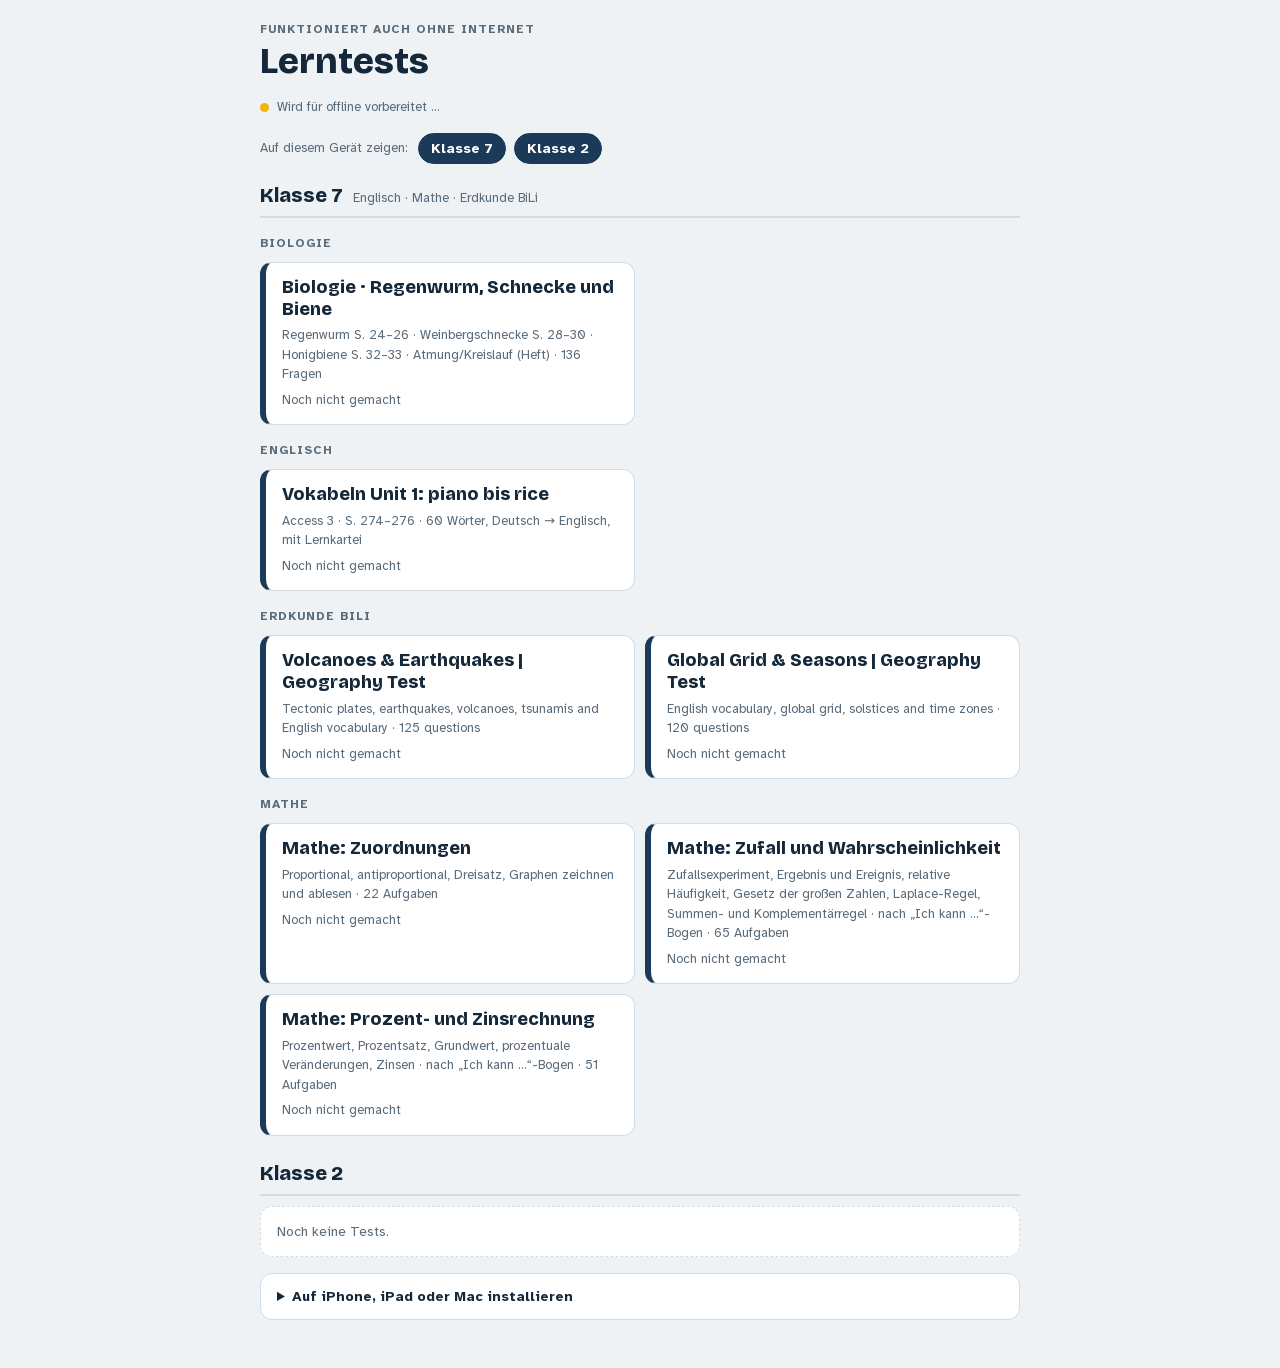
<file: index.html>
<!doctype html>
<html lang="de" data-hub-home>
<head>
<meta charset="utf-8">
<meta name="robots" content="noindex, nofollow">
<meta name="viewport" content="width=device-width, initial-scale=1, viewport-fit=cover">
<title>Lerntests</title>
<meta name="description" content="Interaktive Lerntests, die ohne Internet funktionieren.">
<link rel="manifest" href="manifest.webmanifest">
<link rel="apple-touch-icon" href="icons/apple-touch-icon.png">
<link rel="icon" href="icons/icon-192.png">
<meta name="apple-mobile-web-app-capable" content="yes">
<meta name="mobile-web-app-capable" content="yes">
<meta name="apple-mobile-web-app-title" content="Lerntests">
<meta name="apple-mobile-web-app-status-bar-style" content="default">
<meta name="theme-color" content="#1b3a57">
<!-- Same fonts as the tests: loading them here once stores them for offline use. -->
<link rel="stylesheet" href="fonts/fonts.css">
<link rel="stylesheet" href="engine/quiz.css">
<style>
.status{display:flex;align-items:center;gap:8px;font-size:13px;color:var(--muted)}
.dot{width:9px;height:9px;border-radius:50%;background:var(--muted);flex:none}
.dot.ok{background:var(--good)} .dot.wait{background:var(--signal)}
.filters{display:flex;flex-wrap:wrap;gap:8px;align-items:center}
.filters .lbl{font-size:13px;color:var(--muted);margin-right:2px}
.pill{appearance:none;font:600 14px var(--f-body);padding:6px 12px;border-radius:99px;border:1.5px solid var(--line);background:var(--surface);color:var(--ink);cursor:pointer}
.pill[aria-pressed="true"]{background:var(--sign);border-color:var(--sign);color:var(--sign-fg)}
section.area{display:flex;flex-direction:column;gap:10px}
.area-head{display:flex;align-items:baseline;gap:10px;flex-wrap:wrap;border-bottom:2px solid var(--line);padding-bottom:6px}
.area-head .small{margin:0}
.subj{font-size:12px;letter-spacing:.08em;text-transform:uppercase;color:var(--muted);font-weight:700;margin-top:6px}
.tests{display:grid;grid-template-columns:repeat(auto-fill,minmax(260px,1fr));gap:10px}
a.test{display:flex;flex-direction:column;gap:6px;text-decoration:none;color:inherit;background:var(--surface);border:1.5px solid var(--line);border-radius:12px;padding:14px 16px;border-left:6px solid var(--sign)}
a.test:hover{border-color:var(--muted);border-left-color:var(--signal)}
a.test b{font-family:var(--f-display);font-size:18px;line-height:1.2}
a.test .last{font-size:13px;font-weight:700;color:var(--good)}
a.test .last.none{color:var(--muted);font-weight:400}
.empty{background:var(--surface);border:1.5px dashed var(--line);border-radius:12px;padding:14px 16px;color:var(--muted);font-size:14px}
details.help{background:var(--surface);border:1.5px solid var(--line);border-radius:12px;padding:12px 16px;font-size:14px}
details.help summary{cursor:pointer;font-weight:700}
details.help ol{margin:8px 0 0;padding-left:20px}
</style>
<script src="hub.js"></script>
</head>
<body>
<div class="wrap">
  <header>
    <span class="eyebrow">Funktioniert auch ohne Internet</span>
    <h1>Lerntests</h1>
  </header>
  <div class="status" id="status"><span class="dot wait" id="dot"></span><span id="statusText">Wird für offline vorbereitet …</span></div>
  <div class="filters" id="filters"><span class="lbl">Auf diesem Gerät zeigen:</span></div>
  <div id="list" style="display:flex;flex-direction:column;gap:22px;width:100%"></div>
  <details class="help">
    <summary>Auf iPhone, iPad oder Mac installieren</summary>
    <ol>
      <li>Diese Seite einmal mit Internet in Safari öffnen.</li>
      <li>iPhone: Knopf mit drei Strichen links neben der Adresse → <b>Teilen</b>. (Ist unten in der Mitte ein Teilen-Zeichen, gleich das antippen.)<br>iPad: Teilen-Zeichen oben rechts.</li>
      <li>Im Teilen-Fenster den runden Knopf mit Pfeil nach unten, <b>Mehr anzeigen</b>, antippen, dann <b>Zum Home-Bildschirm</b> → <b>Hinzufügen</b>. Nicht „Optionen“ antippen.</li>
      <li>Mac: Safari-Menü <b>File → Add to Dock…</b> → <b>Add</b>.</li>
      <li>Ab dann das Symbol „Lerntests“ benutzen. Wenn oben „Offline bereit“ mit grünem Punkt steht, gehen alle Tests ohne Internet.</li>
      <li>Neue Tests kommen automatisch, sobald das Gerät wieder online ist und die App geöffnet wird.</li>
    </ol>
  </details>
</div>
<script>
const AREAS = [
  { id: "kl7", name: "Klasse 7", note: "Englisch · Mathe · Erdkunde BiLi" },
  { id: "kl2", name: "Klasse 2", note: "" }
];
const $ = s => document.querySelector(s);
const esc = s => String(s).replace(/[&<>"]/g, c => ({ "&": "&amp;", "<": "&lt;", ">": "&gt;", '"': "&quot;" }[c]));
const get = (k, d) => { try { const v = localStorage.getItem(k); return v ? JSON.parse(v) : d; } catch (e) { return d; } };
const set = (k, v) => { try { localStorage.setItem(k, JSON.stringify(v)); } catch (e) {} };
let shown = get("hub:areas", AREAS.map(a => a.id));
let DATA = { tests: [] };

function renderFilters() {
  const f = $("#filters");
  f.querySelectorAll(".pill").forEach(p => p.remove());
  AREAS.forEach(a => {
    const b = document.createElement("button");
    b.className = "pill"; b.textContent = a.name; b.setAttribute("aria-pressed", shown.includes(a.id));
    b.addEventListener("click", () => {
      shown = shown.includes(a.id) ? shown.filter(x => x !== a.id) : shown.concat(a.id);
      if (!shown.length) shown = [a.id];
      set("hub:areas", shown); renderFilters(); renderList();
    });
    f.appendChild(b);
  });
}
function lastText(path) {
  const r = get("hub:last:" + path, null);
  if (!r || !r.m) return '<span class="last none">Noch nicht gemacht</span>';
  const pct = Math.round(100 * r.p / r.m), d = new Date(r.t);
  return '<span class="last">Zuletzt: ' + pct + ' % · ' + d.toLocaleDateString("de-DE", { day: "2-digit", month: "2-digit" }) + "</span>";
}
function renderList() {
  const L = $("#list"); L.innerHTML = "";
  AREAS.filter(a => shown.includes(a.id)).forEach(a => {
    const tests = DATA.tests.filter(t => t.area === a.id);
    let h = '<section class="area"><div class="area-head"><h2>' + esc(a.name) + "</h2>" + (a.note ? '<p class="small">' + esc(a.note) + "</p>" : "") + "</div>";
    if (!tests.length) h += '<div class="empty">' + esc(a.empty || "Noch keine Tests.") + '</div>';
    const subjects = [...new Set(tests.map(t => t.subject))];
    subjects.forEach(s => {
      if (s) h += '<div class="subj">' + esc(s) + "</div>";
      h += '<div class="tests">' + tests.filter(t => t.subject === s).map(t =>
        '<a class="test" href="' + esc(t.path) + '"><b>' + esc(t.title) + "</b>" + (t.desc ? '<span class="small">' + esc(t.desc) + "</span>" : "") + lastText(t.path) + "</a>").join("") + "</div>";
    });
    L.insertAdjacentHTML("beforeend", h + "</section>");
  });
}
function status(ok, text) { $("#dot").className = "dot " + (ok ? "ok" : "wait"); $("#statusText").textContent = text; }

async function checkOffline() {
  if (!("serviceWorker" in navigator) || !window.caches) return status(false, "Dieser Browser kann die Tests nicht offline speichern.");
  try {
    await navigator.serviceWorker.ready;
    const keys = await caches.keys();
    if (DATA.version && keys.includes("lerntests-" + DATA.version)) status(true, "Offline bereit · Stand " + DATA.built + " · " + DATA.tests.length + " Tests");
    else setTimeout(checkOffline, 1500);
  } catch (e) { status(false, "Offline-Speicher nicht verfügbar."); }
}

renderFilters();
fetch("tests.json", { cache: "no-cache" }).then(r => r.json()).catch(() => caches.match("tests.json").then(r => r && r.json()))
  .then(d => { if (d) DATA = d; renderList(); checkOffline(); })
  .catch(() => { renderList(); status(false, "Testliste nicht gefunden."); });
// A new version was just stored: reload the overview once so new and changed tests show right away.
if ("serviceWorker" in navigator) {
  const hadVersion = !!navigator.serviceWorker.controller;
  navigator.serviceWorker.addEventListener("controllerchange", () => {
    let done = false; try { done = sessionStorage.getItem("hub:reloaded") === "1"; sessionStorage.setItem("hub:reloaded", "1"); } catch (e) {}
    if (hadVersion && !done) location.reload(); else setTimeout(checkOffline, 300);
  });
}
window.addEventListener("pageshow", renderList);   // refresh "last score" when coming back from a test
</script>
</body>
</html>
</file>
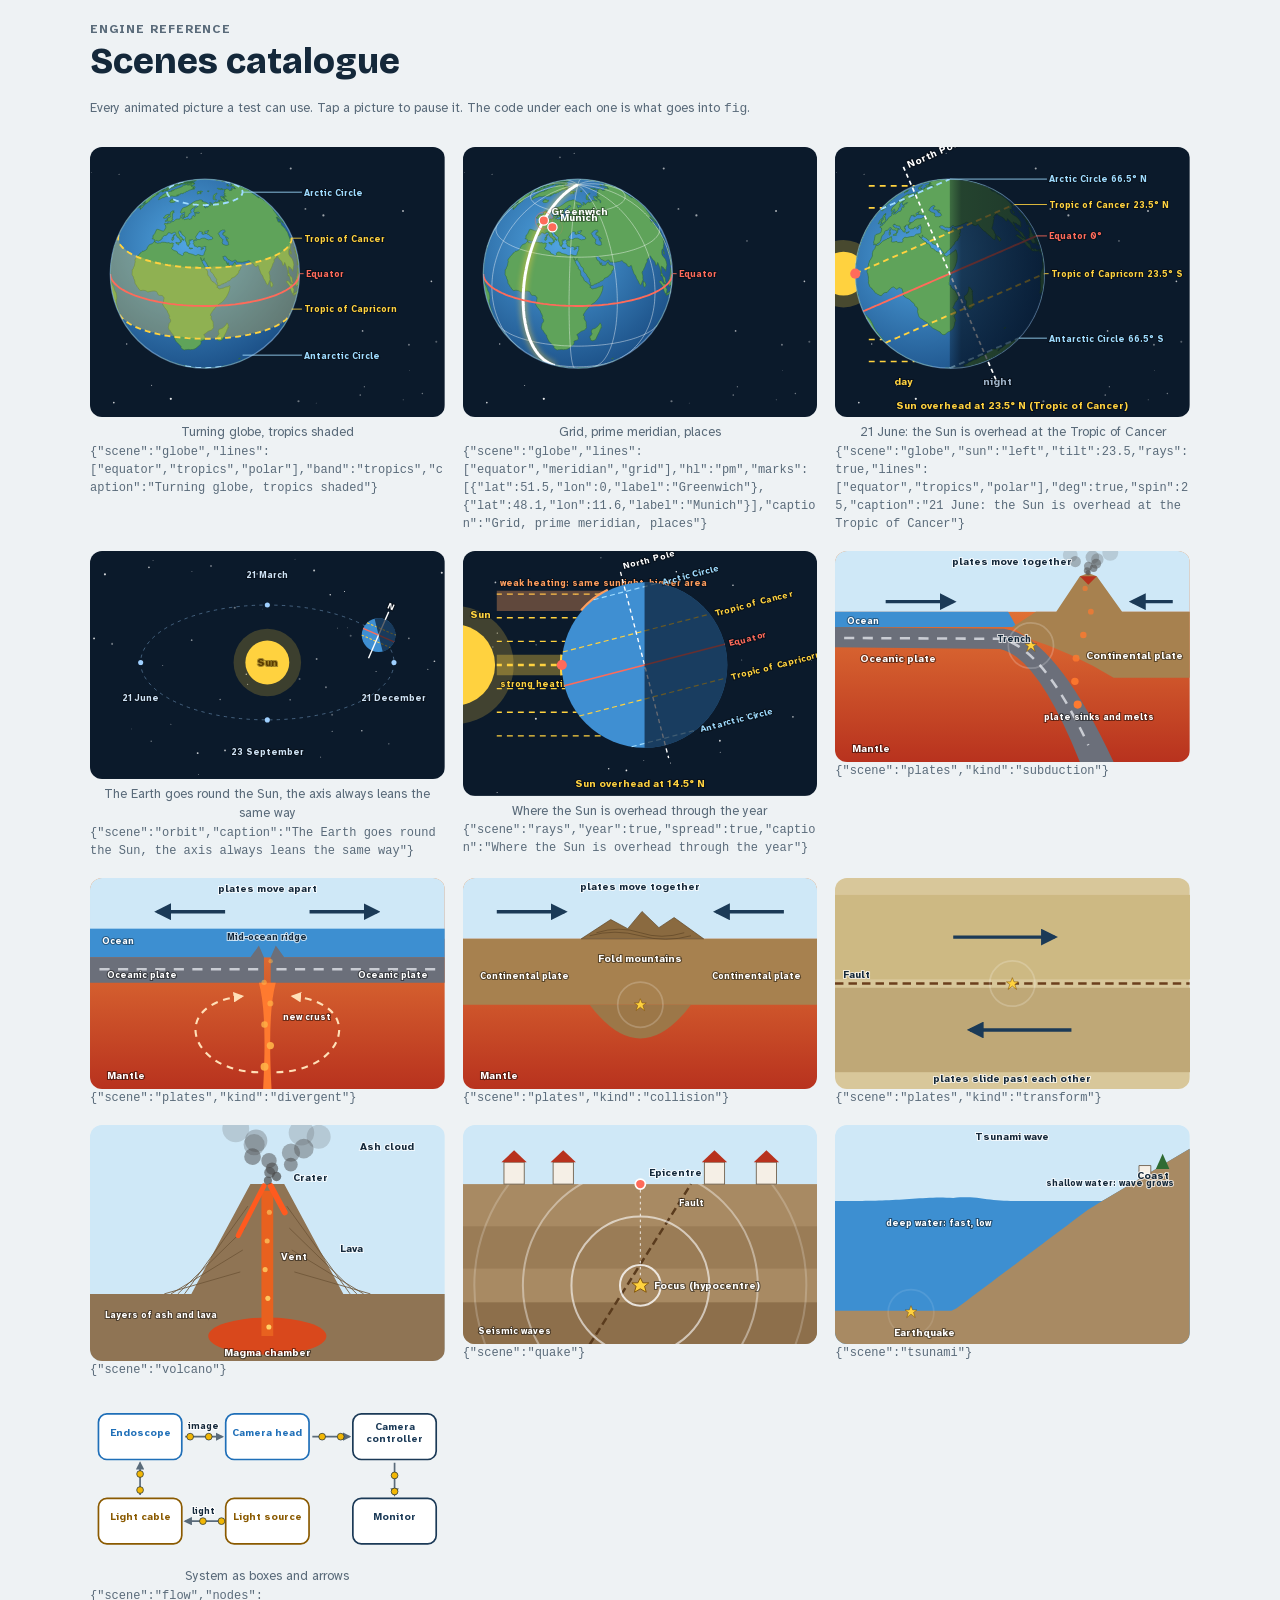
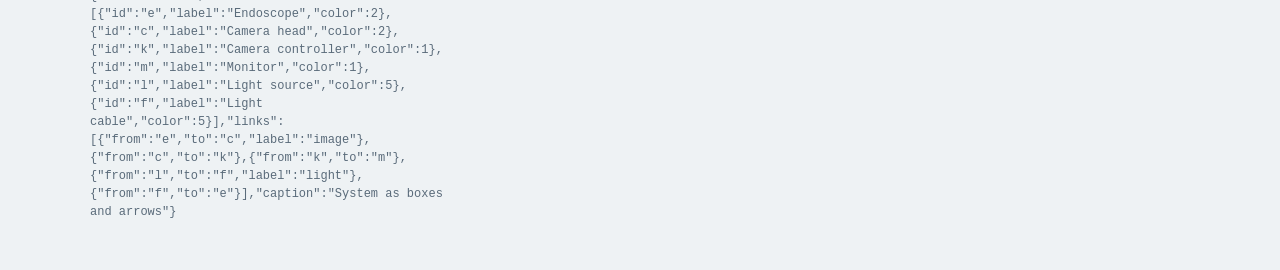
<file: engine/scenes-demo.html>
<!doctype html>
<html lang="en">
<head>
<meta charset="utf-8">
<meta name="robots" content="noindex, nofollow">
<meta name="viewport" content="width=device-width, initial-scale=1">
<title>Scenes catalogue</title>
<link rel="stylesheet" href="../fonts/fonts.css">
<link rel="stylesheet" href="quiz.css">
<style>.grid{display:grid;grid-template-columns:repeat(auto-fill,minmax(320px,1fr));gap:18px}.grid code{font-size:12px;color:var(--muted);display:block;white-space:pre-wrap;word-break:break-word}</style>
</head>
<body>
<div class="wrap" style="max-width:1100px">
  <header><span class="eyebrow">Engine reference</span><h1>Scenes catalogue</h1><p class="small">Every animated picture a test can use. Tap a picture to pause it. The code under each one is what goes into <code style="display:inline">fig</code>.</p></header>
  <div class="grid" id="g"></div>
</div>
<script src="land.js"></script>
<script src="scenes.js"></script>
<script>
const S = [
  { scene: "globe", lines: ["equator", "tropics", "polar"], band: "tropics", caption: "Turning globe, tropics shaded" },
  { scene: "globe", lines: ["equator", "meridian", "grid"], hl: "pm", marks: [{ lat: 51.5, lon: 0, label: "Greenwich" }, { lat: 48.1, lon: 11.6, label: "Munich" }], caption: "Grid, prime meridian, places" },
  { scene: "globe", sun: "left", tilt: 23.5, rays: true, lines: ["equator", "tropics", "polar"], deg: true, spin: 25, caption: "21 June: the Sun is overhead at the Tropic of Cancer" },
  { scene: "orbit", caption: "The Earth goes round the Sun, the axis always leans the same way" },
  { scene: "rays", year: true, spread: true, caption: "Where the Sun is overhead through the year" },
  { scene: "plates", kind: "subduction" },
  { scene: "plates", kind: "divergent" },
  { scene: "plates", kind: "collision" },
  { scene: "plates", kind: "transform" },
  { scene: "volcano" },
  { scene: "quake" },
  { scene: "tsunami" },
  { scene: "flow", nodes: [{ id: "e", label: "Endoscope", color: 2 }, { id: "c", label: "Camera head", color: 2 }, { id: "k", label: "Camera controller", color: 1 }, { id: "m", label: "Monitor", color: 1 }, { id: "l", label: "Light source", color: 5 }, { id: "f", label: "Light cable", color: 5 }],
    links: [{ from: "e", to: "c", label: "image" }, { from: "c", to: "k" }, { from: "k", to: "m" }, { from: "l", to: "f", label: "light" }, { from: "f", to: "e" }], caption: "System as boxes and arrows" }
];
const g = document.getElementById("g");
S.forEach(s => {
  const d = document.createElement("div");
  d.innerHTML = Scenes.html(s, "en") + "<code>" + JSON.stringify(s).replace(/</g, "&lt;") + "</code>";
  g.appendChild(d);
});
Scenes.mount(document);
</script>
</body>
</html>
</file>
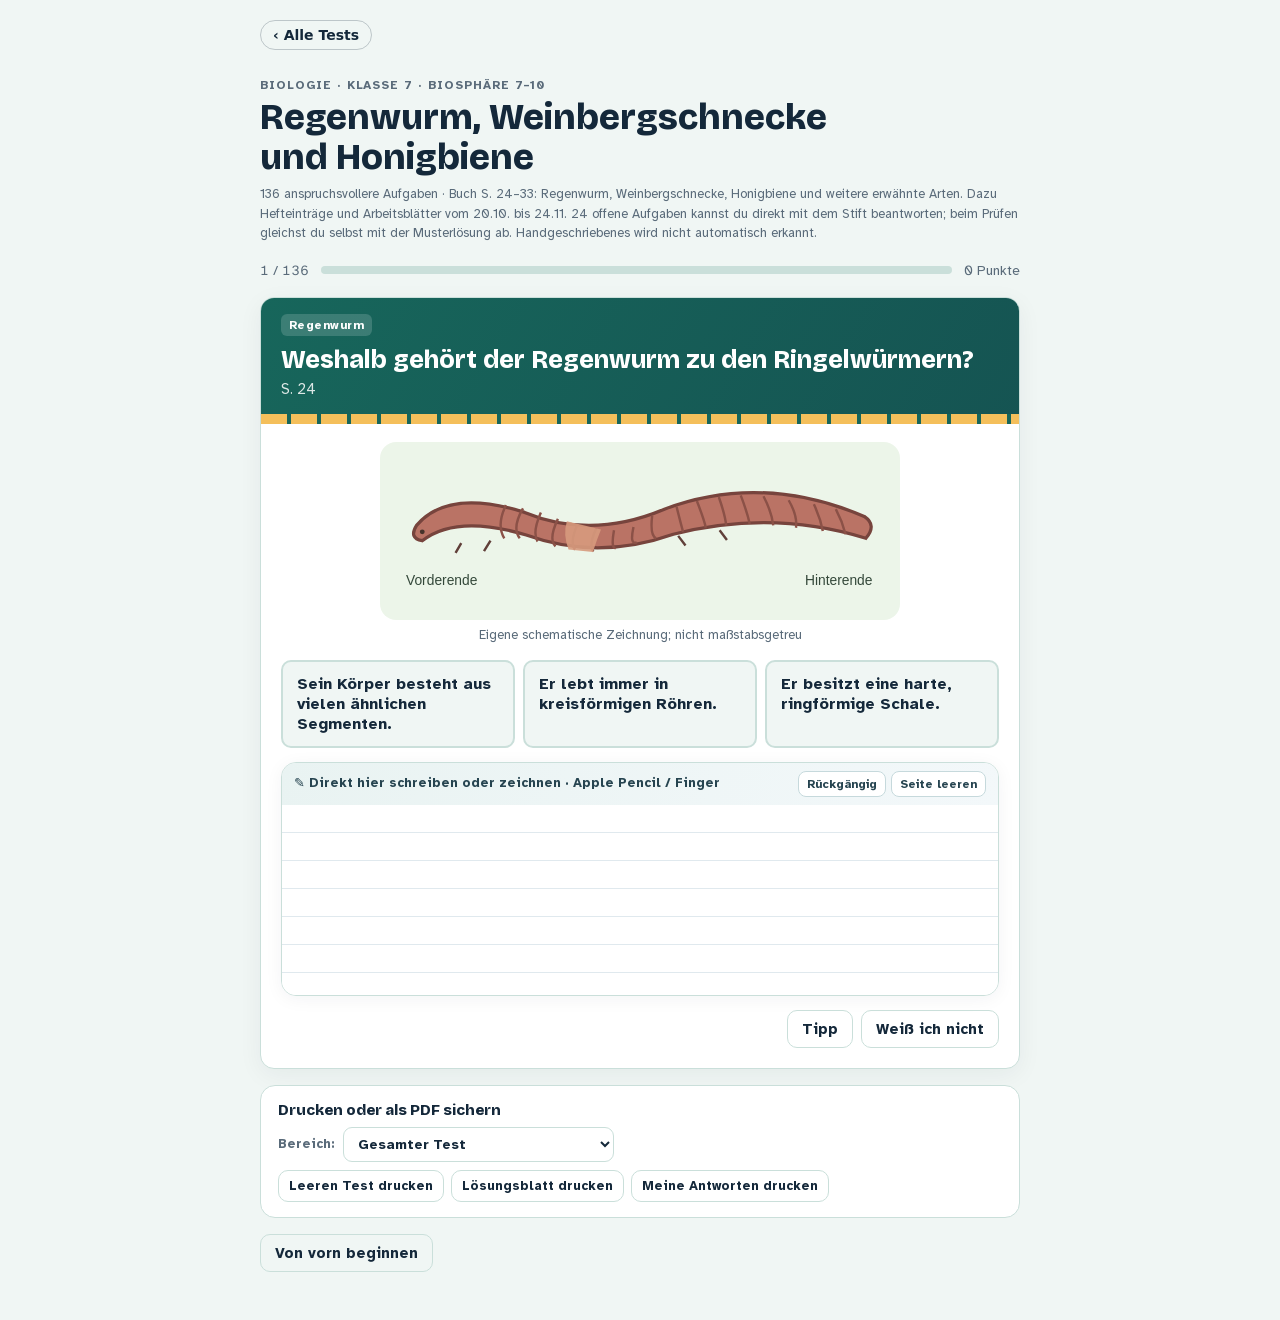
<file: tests/kl7/biologie-wirbellose.html>
<!doctype html>
<html lang="de"><head><meta charset="utf-8">
<meta name="robots" content="noindex, nofollow"><meta name="viewport" content="width=device-width,initial-scale=1,viewport-fit=cover"><title>Biologie · Regenwurm, Schnecke und Biene</title>
<meta name="hub:area" content="kl7"><meta name="hub:subject" content="Biologie"><meta name="hub:desc" content="Regenwurm S. 24–26 · Weinbergschnecke S. 28–30 · Honigbiene S. 32–33 · Atmung/Kreislauf (Heft) · 136 Fragen"><meta name="hub:order" content="20">
<link rel="stylesheet" href="../../fonts/fonts.css"><link rel="stylesheet" href="../../engine/quiz.css"><script src="../../hub.js"></script></head>
<body><div class="wrap"></div><script>window.TEST = {
  "key": "biologie-wirbellose-v2",
  "title": "Regenwurm, Weinbergschnecke und Honigbiene",
  "eyebrow": "Biologie · Klasse 7 · Biosphäre 7–10",
  "subject": "Biologie",
  "intro": "136 anspruchsvollere Aufgaben · Buch S. 24–33: Regenwurm, Weinbergschnecke, Honigbiene und weitere erwähnte Arten. Dazu Hefteinträge und Arbeitsblätter vom 20.10. bis 24.11. 24 offene Aufgaben kannst du direkt mit dem Stift beantworten; beim Prüfen gleichst du selbst mit der Musterlösung ab. Handgeschriebenes wird nicht automatisch erkannt.",
  "shuffle": false,
  "questions": [
    {
      "part": "Regenwurm",
      "type": "mc",
      "prompt": "Weshalb gehört der Regenwurm zu den Ringelwürmern?",
      "sub": "S. 24",
      "options": [
        "Sein Körper besteht aus vielen ähnlichen Segmenten.",
        "Er lebt immer in kreisförmigen Röhren.",
        "Er besitzt eine harte, ringförmige Schale."
      ],
      "answer": 0,
      "shuffle": true,
      "hint": "Denke an Körperbau, Lebensraum und die Funktion der beteiligten Organe.",
      "explain": "<p>Die Körperringe heißen Segmente.</p>",
      "fig": {
        "img": "../../media/biologie/regenwurm.svg",
        "alt": "Schematische Zeichnung: Regenwurm",
        "caption": "Eigene schematische Zeichnung; nicht maßstabsgetreu"
      }
    },
    {
      "part": "Regenwurm",
      "type": "mc",
      "prompt": "Was bewirkt das Zusammenziehen der Ringmuskulatur?",
      "sub": "S. 24–25",
      "options": [
        "Der betroffene Körperbereich wird länger und dünner.",
        "Der betroffene Körperbereich wird kürzer und dicker.",
        "Der ganze Wurm zieht sich in eine Schale zurück."
      ],
      "answer": 0,
      "shuffle": true,
      "hint": "Denke an Körperbau, Lebensraum und die Funktion der beteiligten Organe.",
      "explain": "<p>Ringmuskeln machen den Abschnitt lang und dünn. Die Längsmuskeln machen ihn kurz und dick.</p>"
    },
    {
      "part": "Regenwurm",
      "type": "mc",
      "prompt": "Wozu benutzt der Regenwurm beim Vorwärtskriechen seine Borsten?",
      "sub": "S. 24–25",
      "options": [
        "Zum Verankern im Erdreich, damit er nicht zurückrutscht.",
        "Zum Aufnehmen von Sauerstoff.",
        "Zum Abbeißen von Blättern."
      ],
      "answer": 0,
      "shuffle": true,
      "hint": "Denke an Körperbau, Lebensraum und die Funktion der beteiligten Organe.",
      "explain": "<p>Die ausgestreckten Borsten geben Halt, während die Muskeln den Körper vorziehen.</p>",
      "fig": {
        "img": "../../media/biologie/regenwurm.svg",
        "alt": "Schematische Zeichnung: Regenwurm",
        "caption": "Eigene schematische Zeichnung; nicht maßstabsgetreu"
      }
    },
    {
      "part": "Regenwurm",
      "type": "mc",
      "prompt": "Welche Aussage zur Atmung des Regenwurms ist richtig?",
      "sub": "S. 26",
      "options": [
        "Er nimmt Sauerstoff über seine feuchte Körperoberfläche auf.",
        "Er atmet mit einer Lunge im Vorderende.",
        "Er atmet durch Atemröhren im Hinterleib."
      ],
      "answer": 0,
      "shuffle": true,
      "hint": "Denke an Körperbau, Lebensraum und die Funktion der beteiligten Organe.",
      "explain": "<p>Seine Haut muss dafür feucht bleiben.</p>"
    },
    {
      "part": "Regenwurm",
      "type": "open",
      "prompt": "Erkläre in zwei bis drei Sätzen, wie Ringmuskeln, Längsmuskeln und Borsten beim Kriechen zusammenarbeiten.",
      "sub": "S. 24–26",
      "explain": "<p>Ring- und Längsmuskeln wirken abwechselnd; die Borsten verhindern das Zurückrutschen.</p>",
      "sample": "Ringmuskeln strecken einen Bereich; Borsten verankern ihn; Längsmuskeln ziehen den Körper nach vorn.",
      "workHeight": 280,
      "printHeight": 145
    },
    {
      "part": "Regenwurm",
      "type": "open",
      "prompt": "Weshalb verbessert der Regenwurm den Boden? Nenne zwei Wirkungen.",
      "sub": "S. 26",
      "explain": "<p>Wohnröhren belüften und durchmischen die Erde; der Kot trägt zur fruchtbaren Erde bei.</p>",
      "sample": "Er belüftet und durchmischt Erde; aus seinem Kot entsteht fruchtbare Erde.",
      "workHeight": 280,
      "printHeight": 145,
      "fig": {
        "img": "../../media/biologie/regenwurm-anatomie.svg",
        "alt": "Beschrifteter Querschnitt des Regenwurms",
        "caption": "Eigene schematische Zeichnung; nicht maßstabsgetreu"
      }
    },
    {
      "part": "Regenwurm",
      "sub": "Biosphäre · S. 24–25",
      "type": "mc",
      "prompt": "Welche Reihenfolge der Schichten liegt direkt unter der Haut?",
      "options": [
        "Außen Ringmuskulatur, darunter Längsmuskulatur.",
        "Außen Längsmuskulatur, darunter Ringmuskulatur.",
        "Zuerst Chitinpanzer, dann Ringmuskulatur."
      ],
      "answer": 0,
      "shuffle": true,
      "explain": "<p>Die äußere Schicht besteht aus Ringmuskeln, die innere, dickere aus Längsmuskeln.</p>",
      "fig": {
        "img": "../../media/biologie/regenwurm-anatomie.svg",
        "alt": "Beschriftete Schnittzeichnung Regenwurm: Haut, Ring- und Längsmuskeln, Darm, Rücken- und Bauchgefäß, Bauchmark",
        "caption": "Schematischer Querschnitt und Längsschnitt des Regenwurms"
      }
    },
    {
      "part": "Regenwurm",
      "sub": "Biosphäre · S. 24–25",
      "type": "mc",
      "prompt": "Was bildet zusammen mit den flüssigkeitsgefüllten Kammern das Hydroskelett?",
      "options": [
        "Der Hautmuskelschlauch.",
        "Eine harte Kalkschale.",
        "Nur das Bauchmark."
      ],
      "answer": 0,
      "shuffle": true,
      "explain": "<p>Der Hautmuskelschlauch und die Flüssigkeit der Körperkammern stützen den formveränderlichen Körper.</p>"
    },
    {
      "part": "Regenwurm",
      "sub": "Biosphäre · S. 24–25",
      "type": "mc",
      "prompt": "Wo verlaufen Rücken- und Bauchgefäß?",
      "options": [
        "Das Rückengefäß über dem Darm, das Bauchgefäß darunter.",
        "Beide oberhalb des Darms.",
        "Das Rückengefäß unterhalb des Bauchmarks."
      ],
      "answer": 0,
      "shuffle": true,
      "explain": "<p>Beide Gefäße liegen auf verschiedenen Seiten des durchgehenden Darms.</p>",
      "fig": {
        "img": "../../media/biologie/regenwurm-anatomie.svg",
        "alt": "Beschriftete Schnittzeichnung Regenwurm: Haut, Ring- und Längsmuskeln, Darm, Rücken- und Bauchgefäß, Bauchmark",
        "caption": "Schematischer Querschnitt und Längsschnitt des Regenwurms"
      }
    },
    {
      "part": "Regenwurm",
      "sub": "Biosphäre · S. 24–25",
      "type": "mc",
      "prompt": "Wie sind Rücken- und Bauchgefäß des Regenwurms verbunden?",
      "options": [
        "Vorn durch muskulöse Seitenherzen, weiter hinten durch Seitengefäße.",
        "Nur über offene Bluträume zwischen den Segmenten.",
        "Über die Borsten in jedem Segment."
      ],
      "answer": 0,
      "shuffle": true,
      "explain": "<p>Die Verbindung bildet einen geschlossenen Blutkreislauf.</p>"
    },
    {
      "part": "Regenwurm",
      "sub": "Biosphäre · S. 24–25",
      "type": "mc",
      "prompt": "Welche Aussage zu den Segmenten stimmt?",
      "options": [
        "Sie sind äußerlich ähnlich und innen durch Querwände getrennt.",
        "Jedes Segment enthält einen eigenen, abgeschlossenen Darm.",
        "Die Segmente sind nur auf die Haut aufgemalt."
      ],
      "answer": 0,
      "shuffle": true,
      "explain": "<p>Der Darm durchzieht die Querwände; die Körperkammern sind voneinander abgegrenzt.</p>"
    },
    {
      "part": "Regenwurm",
      "sub": "Biosphäre · S. 24–25",
      "type": "mc",
      "prompt": "Der vordere Abschnitt wird bei der Bewegung länger und dünner. Was geschieht gerade?",
      "options": [
        "Die Ringmuskulatur zieht sich zusammen.",
        "Die Längsmuskulatur zieht sich zusammen.",
        "Die Borsten wachsen kurzfristig."
      ],
      "answer": 0,
      "shuffle": true,
      "explain": "<p>Ringmuskeln strecken; Längsmuskeln verkürzen und verdicken den Abschnitt.</p>"
    },
    {
      "part": "Regenwurm",
      "sub": "Biosphäre · S. 24–26",
      "type": "mc",
      "prompt": "Warum ist ein trockener, sonniger Platz für den Regenwurm gefährlich?",
      "options": [
        "Die Haut kann austrocknen; dann ist die Sauerstoffaufnahme über die Haut gestört.",
        "Die Seitenherzen brauchen Sonnenlicht zum Pumpen.",
        "Sein Kalkdeckel löst sich in der Sonne."
      ],
      "answer": 0,
      "shuffle": true,
      "explain": "<p>Hautatmung funktioniert nur über eine feuchte Körperoberfläche.</p>"
    },
    {
      "part": "Regenwurm",
      "sub": "Biosphäre · S. 26",
      "type": "mc",
      "prompt": "Welche Kombination verbessert laut Buch die Bodenqualität?",
      "options": [
        "Wohnröhren belüften und mischen die Erde; Ausscheidungen bilden fruchtbare Erde.",
        "Borsten filtern Sonnenlicht und erzeugen Sauerstoff.",
        "Regenwürmer verschließen den Boden luftdicht."
      ],
      "answer": 0,
      "shuffle": true,
      "explain": "<p>Wohnröhren lockern den Boden; verdautes Laub und Erde liefern nährstoffreiche Kothäufchen.</p>"
    },
    {
      "part": "Regenwurm",
      "sub": "Biosphäre · S. 24",
      "type": "text",
      "prompt": "Wie heißt die helle Verdickung im vorderen Drittel, die bei der Fortpflanzung wichtig ist?",
      "accept": [
        "Gürtel",
        "Clitellum"
      ],
      "explain": "<p>Der Gürtel bildet bei der Eiablage Schleimhüllen.</p>"
    },
    {
      "part": "Regenwurm",
      "sub": "Biosphäre · S. 24–25",
      "type": "text",
      "prompt": "Wie heißt das an der Bauchseite verlaufende Strickleiternervensystem?",
      "accept": [
        "Bauchmark"
      ],
      "explain": "<p>Das Bauchmark liegt unterhalb des Bauchgefäßes.</p>"
    },
    {
      "part": "Regenwurm",
      "sub": "Biosphäre · S. 24–25",
      "type": "open",
      "prompt": "Erkläre in vier Schritten, wie Muskeln, Flüssigkeitsskelett und Borsten beim Kriechen zusammenwirken.",
      "sample": "Die Ringmuskeln strecken einen vorderen Abschnitt: Er wird dünn und lang. Die Borsten verankern ihn im Boden. Die Längsmuskeln ziehen sich zusammen: Der Abschnitt wird kurz und dick und zieht den Rest nach vorn. Die Kammerflüssigkeit mit dem Hautmuskelschlauch bildet das formveränderliche Hydroskelett.",
      "fig": {
        "img": "../../media/biologie/regenwurm-anatomie.svg",
        "alt": "Beschriftete Schnittzeichnung Regenwurm: Haut, Ring- und Längsmuskeln, Darm, Rücken- und Bauchgefäß, Bauchmark",
        "caption": "Schematischer Querschnitt und Längsschnitt des Regenwurms"
      },
      "workHeight": 300,
      "printHeight": 150
    },
    {
      "part": "Regenwurm",
      "sub": "Biosphäre · S. 26",
      "type": "open",
      "prompt": "Ein Regenwurm ist ein Zwitter. Erkläre trotzdem, warum bei der Paarung zwei Tiere beteiligt sind und wie daraus Jungtiere entstehen.",
      "sample": "Beide Tiere bilden Ei- und Spermienzellen und tauschen bei der Paarung Spermien aus. Diese werden gespeichert. Später entstehen am Gürtel Schleimhüllen, in die Eier gelangen; Spermien des Partners befruchten sie. Die abgestreiften Hüllen erhärten zu Kokons, aus denen Jungtiere schlüpfen.",
      "workHeight": 300,
      "printHeight": 150
    },
    {
      "part": "Regenwurm",
      "sub": "Biosphäre · S. 24–26",
      "type": "open",
      "prompt": "Beschreibe zwei Bau-Merkmale und erkläre jeweils ihren Nutzen im Boden.",
      "sample": "Beispielsweise: Das verformbare Hydroskelett ermöglicht das Kriechen durch enge Röhren. Die Borsten verankern den Körper gegen Zurückrutschen. Die feuchte Haut ermöglicht Hautatmung im feuchten Boden.",
      "workHeight": 300,
      "printHeight": 150
    },
    {
      "part": "Regenwurm",
      "sub": "Biosphäre · S. 24–26",
      "type": "open",
      "prompt": "Zeichne einen Regenwurm und beschrifte Vorderende, Hinterende, Gürtel und Borstenpaare. Ergänze den Verlauf von Darm, Rücken- und Bauchgefäß.",
      "sample": "Vorderende mit Mund; Hinterende mit After; Gürtel im vorderen Drittel; Borstenpaare an den Segmenten. Der Darm verläuft durch den Körper, das Rückengefäß darüber und das Bauchgefäß darunter. Eine schematische Skizze genügt.",
      "fig": {
        "img": "../../media/biologie/regenwurm-anatomie.svg",
        "alt": "Beschriftete Schnittzeichnung Regenwurm: Haut, Ring- und Längsmuskeln, Darm, Rücken- und Bauchgefäß, Bauchmark",
        "caption": "Schematischer Querschnitt und Längsschnitt des Regenwurms"
      },
      "workHeight": 300,
      "printHeight": 150
    },
    {
      "part": "Weinbergschnecke",
      "type": "mc",
      "prompt": "Wie kann die Schnecke über einen scharfen Gegenstand kriechen?",
      "sub": "S. 28",
      "options": [
        "Sie gleitet auf einem Schleimteppich unter der Kriechsohle.",
        "Ihre Schale schiebt den Gegenstand beiseite.",
        "Sie springt mit ihren Fühlern darüber."
      ],
      "answer": 0,
      "shuffle": true,
      "hint": "Denke an Körperbau, Lebensraum und die Funktion der beteiligten Organe.",
      "explain": "<p>Die Fußschleimdrüse bildet den Schleim; Muskelwellen der Sohle treiben sie voran.</p>",
      "fig": {
        "img": "../../media/biologie/schnecke.svg",
        "alt": "Schematische Zeichnung: Weinbergschnecke",
        "caption": "Eigene schematische Zeichnung; nicht maßstabsgetreu"
      }
    },
    {
      "part": "Weinbergschnecke",
      "type": "mc",
      "prompt": "Welche Zuordnung der Fühler ist richtig?",
      "sub": "S. 28–29",
      "options": [
        "Kurze Fühler: Tasten und Schmecken; lange Fühler: Augen.",
        "Kurze Fühler: Augen; lange Fühler: Riechen unter Wasser.",
        "Beide Fühlerpaare dienen nur der Fortbewegung."
      ],
      "answer": 0,
      "shuffle": true,
      "hint": "Denke an Körperbau, Lebensraum und die Funktion der beteiligten Organe.",
      "explain": "<p>Der Buchtext nennt das kurze Paar als Tast- und Geschmacksorgan und die Augen an den langen Fühlern.</p>"
    },
    {
      "part": "Weinbergschnecke",
      "type": "mc",
      "prompt": "Was ist die Radula?",
      "sub": "S. 29",
      "options": [
        "Ein Band mit kleinen Chitinzähnchen, das Nahrung abraspelt.",
        "Ein Deckel, der im Winter das Haus verschließt.",
        "Ein Sinnesorgan an den langen Fühlern."
      ],
      "answer": 0,
      "shuffle": true,
      "hint": "Denke an Körperbau, Lebensraum und die Funktion der beteiligten Organe.",
      "explain": "<p>Die Radula raspelt Pflanzenteilchen ab und transportiert sie Richtung Schlund.</p>",
      "fig": {
        "img": "../../media/biologie/schnecke.svg",
        "alt": "Schematische Zeichnung: Weinbergschnecke",
        "caption": "Eigene schematische Zeichnung; nicht maßstabsgetreu"
      }
    },
    {
      "part": "Weinbergschnecke",
      "type": "mc",
      "prompt": "Was geschieht bei der Überwinterung laut Buch?",
      "sub": "S. 30",
      "options": [
        "Die Schnecke verschließt ihr Gehäuse mit einem Kalkdeckel und fällt in Winterstarre.",
        "Sie zieht dauerhaft in einen Bienenstock.",
        "Sie wirft ihre Schale ab und wächst im Frühling eine neue."
      ],
      "answer": 0,
      "shuffle": true,
      "hint": "Denke an Körperbau, Lebensraum und die Funktion der beteiligten Organe.",
      "explain": "<p>Für Trockenheit nennt das Buch dagegen ein Schleimhäutchen als Verschluss.</p>",
      "fig": {
        "img": "../../media/biologie/schnecke-anatomie.svg",
        "alt": "Beschriftete Weinbergschnecke",
        "caption": "Eigene schematische Zeichnung; nicht maßstabsgetreu"
      }
    },
    {
      "part": "Weinbergschnecke",
      "type": "open",
      "prompt": "Nenne drei Körperbereiche der Weinbergschnecke und beschreibe, welcher von der Schale bedeckt ist.",
      "sub": "S. 28–29",
      "explain": "<p>Der weiche Kopf und der muskulöse Fuß sind beim Kriechen gut zu sehen. Unter der Kalkschale liegen Mantel und Eingeweidesack.</p>",
      "sample": "Kopf und Fuß sind beim Kriechen sichtbar; Mantel und Eingeweidesack liegen unter der Schale.",
      "workHeight": 280,
      "printHeight": 145
    },
    {
      "part": "Weinbergschnecke",
      "type": "open",
      "prompt": "Weshalb sucht die Weinbergschnecke vor allem bei Regen, in der Dämmerung oder nachts nach Nahrung?",
      "sub": "S. 30",
      "explain": "<p>Die Landschnecke muss Wasserverlust vermeiden; sie ist ein Feuchtlufttier.</p>",
      "sample": "Bei Feuchtigkeit und geringerer Wärme verliert ihr Körper weniger Wasser.",
      "workHeight": 280,
      "printHeight": 145
    },
    {
      "part": "Weinbergschnecke",
      "sub": "Biosphäre · S. 28–29",
      "type": "mc",
      "prompt": "Wodurch gleitet die Schnecke auch über eine scharfe Kante?",
      "options": [
        "Ihr Fuß gibt vorn Schleim ab, sodass ein Schleimteppich zwischen Sohle und Untergrund entsteht.",
        "Ihr Fuß trägt dicke Chitinplatten.",
        "Sie springt über die Kante."
      ],
      "answer": 0,
      "shuffle": true,
      "explain": "<p>Die Fußschleimdrüse liefert den Schleim für die Gleitbahn.</p>",
      "fig": {
        "img": "../../media/biologie/schnecke-anatomie.svg",
        "alt": "Beschriftete Weinbergschnecke mit Fühlern, Mantel, Schale, Atemloch und Fuß",
        "caption": "Schematischer Körperbau der Weinbergschnecke"
      }
    },
    {
      "part": "Weinbergschnecke",
      "sub": "Biosphäre · S. 28–29",
      "type": "mc",
      "prompt": "Welche Bewegung schiebt die Weinbergschnecke voran?",
      "options": [
        "Mehrere Muskelwellen laufen über die Kriechsohle von hinten nach vorn.",
        "Der Mantel schlägt wie ein Flügel.",
        "Die langen Fühler ziehen den Fuß voran."
      ],
      "answer": 0,
      "shuffle": true,
      "explain": "<p>Wellenartige Muskelbewegungen des Fußes schieben den Körper stückweise voran.</p>"
    },
    {
      "part": "Weinbergschnecke",
      "sub": "Biosphäre · S. 28–29",
      "type": "mc",
      "prompt": "Welche Kombination beschreibt die zwei Fühlerpaare richtig?",
      "options": [
        "Vorne kurz: Tasten und Schmecken; hinten lang: Augen.",
        "Vorne kurz: Augen; hinten lang: nur Atmung.",
        "Beide Paare dienen ausschließlich der Fortbewegung."
      ],
      "answer": 0,
      "shuffle": true,
      "explain": "<p>Die kurzen Fühler tasten und schmecken; die Augen sitzen auf den langen Fühlern.</p>",
      "fig": {
        "img": "../../media/biologie/schnecke-anatomie.svg",
        "alt": "Beschriftete Weinbergschnecke mit Fühlern, Mantel, Schale, Atemloch und Fuß",
        "caption": "Schematischer Körperbau der Weinbergschnecke"
      }
    },
    {
      "part": "Weinbergschnecke",
      "sub": "Biosphäre · S. 29",
      "type": "mc",
      "prompt": "Was befindet sich innerhalb der Kalkschale?",
      "options": [
        "Mantel und Eingeweidesack.",
        "Der ganze Fuß mit der Kriechsohle.",
        "Nur die Fühler."
      ],
      "answer": 0,
      "shuffle": true,
      "explain": "<p>Beim Kriechen sind Kopf und Fuß außerhalb gut sichtbar, Mantel und Eingeweidesack liegen unter der Schale.</p>"
    },
    {
      "part": "Weinbergschnecke",
      "sub": "Biosphäre · S. 29",
      "type": "mc",
      "prompt": "Wohin führen offen endende Blutgefäße der Schnecke?",
      "options": [
        "In den Körperraum: Es ist ein offener Blutkreislauf.",
        "Direkt in geschlossene Seitenherzen wie beim Regenwurm.",
        "Ausschließlich in die Radula."
      ],
      "answer": 0,
      "shuffle": true,
      "explain": "<p>Das Herz pumpt Blut durch offen endende Gefäße in den Körper.</p>"
    },
    {
      "part": "Weinbergschnecke",
      "sub": "Biosphäre · S. 29",
      "type": "mc",
      "prompt": "Wo liegt das Atemloch der Weinbergschnecke?",
      "options": [
        "Rechts am Mantelrand.",
        "Auf der Spitze des längeren Fühlerpaars.",
        "Unter der Mitte der Fußsohle."
      ],
      "answer": 0,
      "shuffle": true,
      "explain": "<p>Das Atemloch öffnet sich rechts am Mantelrand zur Atemhöhle mit Lunge.</p>",
      "fig": {
        "img": "../../media/biologie/schnecke-anatomie.svg",
        "alt": "Beschriftete Weinbergschnecke mit Fühlern, Mantel, Schale, Atemloch und Fuß",
        "caption": "Schematischer Körperbau der Weinbergschnecke"
      }
    },
    {
      "part": "Weinbergschnecke",
      "sub": "Biosphäre · S. 29",
      "type": "mc",
      "prompt": "Was geschieht mit der Nahrung an der Radula?",
      "options": [
        "Nach hinten gerichtete Chitinzähnchen raspeln Pflanzenteilchen ab und befördern sie in den Schlund.",
        "Lungenbläschen saugen Pflanzensaft auf.",
        "Die Fühler kauen das Blatt."
      ],
      "answer": 0,
      "shuffle": true,
      "explain": "<p>Die Radula trägt Chitinzähnchen und wirkt wie ein Schabeisen.</p>"
    },
    {
      "part": "Weinbergschnecke",
      "sub": "Biosphäre · S. 30",
      "type": "mc",
      "prompt": "Welcher Verschluss gehört zur Winterstarre und welcher zur Trockenheit?",
      "options": [
        "Winter: Kalkdeckel; Trockenheit: Schleimhäutchen.",
        "Winter: Schleimhäutchen; Trockenheit: Kalkdeckel.",
        "Beide Male ein neuer Chitinpanzer."
      ],
      "answer": 0,
      "shuffle": true,
      "explain": "<p>Im Winter verschließt die Schnecke das Gehäuse mit Kalk; gegen Trockenheit zieht sie sich zurück und bildet ein Schleimhäutchen.</p>"
    },
    {
      "part": "Weinbergschnecke",
      "sub": "Biosphäre · S. 29",
      "type": "text",
      "prompt": "Wie heißt das raspelnde Band mit Chitinzähnchen über der Zunge?",
      "accept": [
        "Radula",
        "Raspelzunge"
      ],
      "explain": "<p>Radula ist das Fachwort für das raspelnde Nahrungswerkzeug.</p>"
    },
    {
      "part": "Weinbergschnecke",
      "sub": "Biosphäre · S. 28–29",
      "type": "text",
      "prompt": "Wie heißt der Muskel, der Kopf und Fuß ins Gehäuse ziehen kann?",
      "accept": [
        "Rückziehmuskel"
      ],
      "explain": "<p>Der Rückziehmuskel ist im Inneren an der Schale befestigt.</p>"
    },
    {
      "part": "Weinbergschnecke",
      "sub": "Biosphäre · S. 28–29",
      "type": "open",
      "prompt": "Erkläre, wie Fuß, Schleim und Muskelwellen zusammen das Kriechen ermöglichen.",
      "sample": "Die Fußschleimdrüse gibt vorn Schleim ab; so liegt ein Schleimteppich unter der Kriechsohle. Über die muskulöse Sohle laufen mehrere Wellen von hinten nach vorn und schieben die Schnecke stückweise weiter. Der Schleim schützt beim Gleiten über scharfe Gegenstände.",
      "fig": {
        "img": "../../media/biologie/schnecke-anatomie.svg",
        "alt": "Beschriftete Weinbergschnecke mit Fühlern, Mantel, Schale, Atemloch und Fuß",
        "caption": "Schematischer Körperbau der Weinbergschnecke"
      },
      "workHeight": 300,
      "printHeight": 150
    },
    {
      "part": "Weinbergschnecke",
      "sub": "Biosphäre · S. 29",
      "type": "open",
      "prompt": "Vergleiche Atmung und Blutkreislauf von Weinbergschnecke und Regenwurm.",
      "sample": "Weinbergschnecke: Lunge in der Atemhöhle, zusätzlich Hautatmung; offener Blutkreislauf. Regenwurm: Sauerstoffaufnahme über die feuchte Körperoberfläche; geschlossener Blutkreislauf mit Rücken- und Bauchgefäß und Seitenherzen.",
      "workHeight": 300,
      "printHeight": 150
    },
    {
      "part": "Weinbergschnecke",
      "sub": "Biosphäre · S. 29–30",
      "type": "open",
      "prompt": "Beschreibe den Weg einer Pflanze durch die Schnecke: Nahrungserwerb, Zerkleinerung und Verdauung.",
      "sample": "Die Radula raspelt Pflanzenteilchen ab und transportiert sie in den Schlund; knorpeliger Oberkiefer und Zunge können Stücke abtrennen. Verdauungssäfte, unter anderem aus der Mitteldarmdrüse, zerlegen die Nahrung. Nährstoffe werden aufgenommen; Reste gelangen durch den Darm zum After.",
      "workHeight": 300,
      "printHeight": 150
    },
    {
      "part": "Weinbergschnecke",
      "sub": "Biosphäre · S. 30",
      "type": "open",
      "prompt": "Warum braucht die Weinbergschnecke kalkreichen Boden, und wie entwickelt sich ihr Nachwuchs?",
      "sample": "Der Mantel versorgt die wachsende Kalkschale mit Kalk. Die Tiere sind Zwitter und tauschen Spermien aus. Einige Wochen später legt die Schnecke 40 bis 60 Eier in eine Erdhöhle; die Spermien des Partners befruchten sie. Die Jungtiere schlüpfen nach einigen Wochen mit zunächst weicher, durchscheinender Schale.",
      "workHeight": 300,
      "printHeight": 150
    },
    {
      "part": "Honigbiene",
      "type": "mc",
      "prompt": "Welche drei Hauptabschnitte besitzt der Körper eines Insekts?",
      "sub": "S. 32",
      "options": [
        "Kopf, Brust und Hinterleib.",
        "Kopf, Fuß und Eingeweidesack.",
        "Vorderende, Gürtel und Hinterende."
      ],
      "answer": 0,
      "shuffle": true,
      "hint": "Denke an Körperbau, Lebensraum und die Funktion der beteiligten Organe.",
      "explain": "<p>Bei der Biene sind diese Abschnitte durch deutliche Kerben getrennt.</p>",
      "fig": {
        "img": "../../media/biologie/biene.svg",
        "alt": "Schematische Zeichnung: Honigbiene",
        "caption": "Eigene schematische Zeichnung; nicht maßstabsgetreu"
      }
    },
    {
      "part": "Honigbiene",
      "type": "mc",
      "prompt": "Wie viele Beine und Flügelpaare hat die Honigbiene?",
      "sub": "S. 32",
      "options": [
        "Sechs Beine und zwei Flügelpaare.",
        "Acht Beine und ein Flügelpaar.",
        "Sechs Beine und drei Flügelpaare."
      ],
      "answer": 0,
      "shuffle": true,
      "hint": "Denke an Körperbau, Lebensraum und die Funktion der beteiligten Organe.",
      "explain": "<p>Die sechs Beine und beide Flügelpaare sitzen an der Brust.</p>"
    },
    {
      "part": "Honigbiene",
      "type": "mc",
      "prompt": "Wie gelangt Sauerstoff zu den Organen der Honigbiene?",
      "sub": "S. 32–33",
      "options": [
        "Durch Atemöffnungen und verzweigte Tracheen direkt zu den Organen.",
        "Ausschließlich über das Blut aus der Lunge.",
        "Über die gesamte feuchte Körperhaut."
      ],
      "answer": 0,
      "shuffle": true,
      "hint": "Denke an Körperbau, Lebensraum und die Funktion der beteiligten Organe.",
      "explain": "<p>Das Blut transportiert bei der Biene laut Buch keine Atemgase.</p>",
      "fig": {
        "img": "../../media/biologie/biene.svg",
        "alt": "Schematische Zeichnung: Honigbiene",
        "caption": "Eigene schematische Zeichnung; nicht maßstabsgetreu"
      }
    },
    {
      "part": "Honigbiene",
      "type": "mc",
      "prompt": "Was sammelt eine Arbeiterin laut Buch im Honigmagen?",
      "sub": "S. 33",
      "options": [
        "Nektar.",
        "Blütenstaub.",
        "Wachs."
      ],
      "answer": 0,
      "shuffle": true,
      "hint": "Denke an Körperbau, Lebensraum und die Funktion der beteiligten Organe.",
      "explain": "<p>Blütenstaub sammelt sie in Körbchen aus Borsten an den Hinterbeinen.</p>",
      "fig": {
        "img": "../../media/biologie/biene-anatomie.svg",
        "alt": "Beschriftete Honigbiene",
        "caption": "Eigene schematische Zeichnung; nicht maßstabsgetreu"
      }
    },
    {
      "part": "Honigbiene",
      "type": "open",
      "prompt": "Beschreibe zwei äußere Merkmale der Biene, an denen man ein Insekt erkennt.",
      "sub": "S. 32–33",
      "explain": "<p>Insekten haben Kopf, Brust und Hinterleib; die sechs Beine sitzen an der Brust. Der Chitinpanzer ist ein Außenskelett.</p>",
      "sample": "Drei Hauptabschnitte und sechs gegliederte Beine an der Brust.",
      "workHeight": 280,
      "printHeight": 145
    },
    {
      "part": "Honigbiene",
      "type": "open",
      "prompt": "Vergleiche die Atmung der drei Tiere. Schreibe für jedes Tier ein Organ oder eine Körperoberfläche auf.",
      "sub": "S. 26, 29, 33",
      "explain": "<p>Der Regenwurm atmet über die feuchte Körperoberfläche. Die Weinbergschnecke besitzt eine Lunge und kann zusätzlich über die Haut atmen. Bei der Biene führen Tracheen den Sauerstoff direkt zu den Organen.</p>",
      "sample": "Regenwurm: feuchte Haut; Schnecke: Lunge und auch Haut; Biene: Stigmen und Tracheen.",
      "workHeight": 280,
      "printHeight": 145
    },
    {
      "part": "Honigbiene",
      "sub": "Biosphäre · S. 32–33",
      "type": "mc",
      "prompt": "Wo sitzen die sechs Beine der Biene?",
      "options": [
        "An der Brust; sie bestehen jeweils aus fünf Gliedern.",
        "Drei am Kopf und drei am Hinterleib.",
        "An den Flügeln."
      ],
      "answer": 0,
      "shuffle": true,
      "explain": "<p>Die sechs gegliederten Beine sitzen an der Brust.</p>",
      "fig": {
        "img": "../../media/biologie/biene-anatomie.svg",
        "alt": "Beschriftete Honigbiene: Kopf, Brust, Hinterleib, sechs Beine, zwei Flügelpaare, Stigmen",
        "caption": "Schematischer Körperbau und Atmungsweg der Honigbiene"
      }
    },
    {
      "part": "Honigbiene",
      "sub": "Biosphäre · S. 32–33",
      "type": "mc",
      "prompt": "Woraus besteht das feste, aber elastische Außenskelett?",
      "options": [
        "Aus Chitin.",
        "Aus Kalk wie das Schneckenhaus.",
        "Aus inneren Knochen."
      ],
      "answer": 0,
      "shuffle": true,
      "explain": "<p>Das Chitin-Außenskelett ist charakteristisch für Insekten.</p>"
    },
    {
      "part": "Honigbiene",
      "sub": "Biosphäre · S. 32–33",
      "type": "mc",
      "prompt": "Wie viele Flügelpaare und welche Art von Flügeln hat die Honigbiene?",
      "options": [
        "Zwei Paare; die Flügel sind Ausstülpungen der Haut.",
        "Ein Paar umgewandelte Vorderbeine.",
        "Drei Paare aus Kalk."
      ],
      "answer": 0,
      "shuffle": true,
      "explain": "<p>Die Biene trägt zwei durchsichtige Flügelpaare an der Brust.</p>",
      "fig": {
        "img": "../../media/biologie/biene-anatomie.svg",
        "alt": "Beschriftete Honigbiene: Kopf, Brust, Hinterleib, sechs Beine, zwei Flügelpaare, Stigmen",
        "caption": "Schematischer Körperbau und Atmungsweg der Honigbiene"
      }
    },
    {
      "part": "Honigbiene",
      "sub": "Biosphäre · S. 32–33",
      "type": "mc",
      "prompt": "Welche Zuordnung der Sinne und Mundwerkzeuge stimmt?",
      "options": [
        "Antennen und Facettenaugen zur Orientierung; Mundwerkzeuge zum Lecken und Aufsaugen.",
        "Facettenaugen zum Atmen; Antennen zum Fliegen.",
        "Mundwerkzeuge zum Mahlen von Holz."
      ],
      "answer": 0,
      "shuffle": true,
      "explain": "<p>Die Netzaugen bestehen aus vielen Einzelaugen; die Mundwerkzeuge nehmen Flüssigkeit auf.</p>"
    },
    {
      "part": "Honigbiene",
      "sub": "Biosphäre · S. 33",
      "type": "mc",
      "prompt": "Wozu dient die farblose Lymphe der Biene laut Buch nicht?",
      "options": [
        "Zum Transport der Atemgase.",
        "Zum Nährstofftransport.",
        "Zum Wundverschluss."
      ],
      "answer": 0,
      "shuffle": true,
      "explain": "<p>Sauerstoff gelangt über Stigmen und Tracheen direkt zu den Organen; das Blut transportiert ihn nicht.</p>"
    },
    {
      "part": "Honigbiene",
      "sub": "Biosphäre · S. 33",
      "type": "mc",
      "prompt": "Welcher Weg des Sauerstoffs ist richtig?",
      "options": [
        "Atemöffnung (Stigma) → Trachee → Organ.",
        "Lunge → Herz → Blutgefäß → Organ.",
        "Radula → Darm → Organ."
      ],
      "answer": 0,
      "shuffle": true,
      "explain": "<p>Die Luft tritt seitlich durch Stigmen ein und gelangt über verzweigte Tracheen zu den Organen.</p>",
      "fig": {
        "img": "../../media/biologie/biene-anatomie.svg",
        "alt": "Beschriftete Honigbiene: Kopf, Brust, Hinterleib, sechs Beine, zwei Flügelpaare, Stigmen",
        "caption": "Schematischer Körperbau und Atmungsweg der Honigbiene"
      }
    },
    {
      "part": "Honigbiene",
      "sub": "Biosphäre · S. 33",
      "type": "mc",
      "prompt": "Welche Aussage zum Bienenstaat trifft zu?",
      "options": [
        "Nur die Königin legt Eier; Arbeiterinnen übernehmen nacheinander verschiedene Aufgaben.",
        "Jede Arbeiterin legt täglich Eier.",
        "Drohnen tragen Pollen in Körbchen an den Hinterbeinen."
      ],
      "answer": 0,
      "shuffle": true,
      "explain": "<p>Die Königin pflanzt sich fort, während die Arbeiterinnen ihre Aufgaben altersabhängig wechseln.</p>"
    },
    {
      "part": "Honigbiene",
      "sub": "Biosphäre · S. 33",
      "type": "mc",
      "prompt": "Wo sammelt eine Arbeiterin Nektar und wo Pollen?",
      "options": [
        "Nektar im Honigmagen, Pollen in Borstenkörbchen der Hinterbeine.",
        "Beides in der Giftblase.",
        "Pollen im Honigmagen, Nektar in den Facettenaugen."
      ],
      "answer": 0,
      "shuffle": true,
      "explain": "<p>Nektar wird im Honigmagen, Pollen in Körbchen aus Borsten transportiert.</p>"
    },
    {
      "part": "Honigbiene",
      "sub": "Biosphäre · S. 33",
      "type": "text",
      "prompt": "Wie heißen die Atemröhren der Biene?",
      "accept": [
        "Tracheen",
        "Trachee"
      ],
      "explain": "<p>Die verzweigten Tracheen leiten Luft direkt zu den Organen.</p>"
    },
    {
      "part": "Honigbiene",
      "sub": "Biosphäre · S. 32–33",
      "type": "text",
      "prompt": "Wie heißen die Atemöffnungen in den Seitenwänden der Hinterleibssegmente?",
      "accept": [
        "Stigmen",
        "Stigma"
      ],
      "explain": "<p>Über die Stigmen gelangt Luft in die Tracheen.</p>"
    },
    {
      "part": "Honigbiene",
      "sub": "Biosphäre · S. 32–33",
      "type": "open",
      "prompt": "Zeichne den Bienenkörper und beschrifte Kopf, Brust, Hinterleib, Antennen, zwei Flügelpaare, sechs Beine und Stigmen.",
      "sample": "Drei Hauptabschnitte: Kopf mit Antennen und Netzaugen; Brust mit sechs Beinen und zwei Flügelpaaren; gegliederter Hinterleib mit seitlichen Atemöffnungen (Stigmen).",
      "fig": {
        "img": "../../media/biologie/biene-anatomie.svg",
        "alt": "Beschriftete Honigbiene: Kopf, Brust, Hinterleib, sechs Beine, zwei Flügelpaare, Stigmen",
        "caption": "Schematischer Körperbau und Atmungsweg der Honigbiene"
      },
      "workHeight": 300,
      "printHeight": 150
    },
    {
      "part": "Honigbiene",
      "sub": "Biosphäre · S. 33",
      "type": "open",
      "prompt": "Die Biene hat einen offenen Blutkreislauf. Warum erstickt sie trotzdem nicht, obwohl ihr Blut keine Atemgase transportiert?",
      "sample": "Über seitliche Stigmen gelangt Sauerstoff in verzweigte Tracheen. Diese Atemröhren führen direkt zu den Organen. Die Lymphe dient zwar dem Nährstofftransport und Wundverschluss, aber nicht dem Atemgastransport.",
      "workHeight": 300,
      "printHeight": 150
    },
    {
      "part": "Honigbiene",
      "sub": "Biosphäre · S. 32–33",
      "type": "open",
      "prompt": "Vergleiche das Außenskelett der Biene mit dem Hydroskelett des Regenwurms und dem Gehäuse der Schnecke.",
      "sample": "Biene: Chitinpanzer außen, fest und elastisch. Regenwurm: Flüssigkeit in Kammern und Hautmuskelschlauch bilden ein verformbares Hydroskelett. Schnecke: harter Kalkpanzer als äußere Schale; der drüsenreiche Mantel lässt ihn wachsen.",
      "workHeight": 300,
      "printHeight": 150
    },
    {
      "part": "Honigbiene",
      "sub": "Biosphäre · S. 33",
      "type": "open",
      "prompt": "Ordne den Weg einer Arbeiterin beim Nahrungssammeln: Wann fliegt sie aus, und wie transportiert sie Nektar und Pollen?",
      "sample": "Laut Buch suchen Arbeiterinnen ab der dritten Lebenswoche außerhalb des Stocks Nahrung. An Blüten sammeln sie Nektar im Honigmagen und Blütenstaub in Borstenkörbchen an den Hinterbeinen. Nach vielen Blütenbesuchen bringen sie die Beute in den Stock.",
      "workHeight": 300,
      "printHeight": 150
    },
    {
      "part": "Weitere Wirbellose",
      "sub": "Biosphäre · S. 27",
      "type": "mc",
      "prompt": "Welche beiden weiteren Ringelwürmer nennt das Buch als Rechercheauftrag?",
      "options": [
        "Blutegel und Wattwurm.",
        "Wellhornschnecke und Hain-Schnirkelschnecke.",
        "Mehlkäfer und Honigbiene."
      ],
      "answer": 0,
      "shuffle": true,
      "explain": "<p>S. 27 nennt Blutegel und Wattwurm, liefert aber selbst keinen Steckbrief. Deshalb werden hier keine weiteren Eigenschaften vorausgesetzt.</p>"
    },
    {
      "part": "Weitere Schnecken",
      "sub": "Biosphäre · S. 31",
      "type": "mc",
      "prompt": "Welche vier Schneckenarten werden als Beispiele abgebildet?",
      "options": [
        "Hain-Schnirkelschnecke, Rote Wegschnecke, Wellhornschnecke, Gemeine Sumpfdeckelschnecke.",
        "Blutegel, Wattwurm, Regenwurm, Biene.",
        "Weinbergschnecke, Heuschrecke, Distelfalter, Mehlkäfer."
      ],
      "answer": 0,
      "shuffle": true,
      "explain": "<p>Die vier Namen sind im Material C auf S. 31 aufgeführt. Die Einordnung in Lungen- und Kiemenschnecken ist dort eine Rechercheaufgabe.</p>"
    },
    {
      "part": "Atmung und Kreislauf der Biene",
      "sub": "Heft 24.11. · vgl. S. 33",
      "type": "mc",
      "prompt": "Wo liegen die Atemlöcher (Stigmen) der Biene?",
      "options": [
        "Seitlich an den Ringen des Hinterleibs.",
        "Im Kopf zwischen den Augen.",
        "An der Unterseite der Flügel."
      ],
      "answer": 0,
      "shuffle": true,
      "hint": "Denke an den Körperabschnitt mit den vielen Ringen.",
      "explain": "<p>Insekten atmen durch kleine Atemlöcher an den Hinterleibsringen. Diese heißen Stigmen.</p>",
      "explainFig": {
        "img": "../../media/biologie/biene-atmung.svg",
        "alt": "Hinterleib der Biene mit vier Stigmen und verzweigten Tracheen",
        "caption": "Atmung der Biene: Luft strömt durch die Stigmen in die Tracheen"
      }
    },
    {
      "part": "Atmung und Kreislauf der Biene",
      "sub": "Heft 24.11. · vgl. S. 33",
      "type": "mc",
      "prompt": "Was gelangt durch die Stigmen in den Körper der Biene?",
      "options": [
        "Luft, also Sauerstoff.",
        "Nektar.",
        "Blut."
      ],
      "answer": 0,
      "shuffle": true,
      "explain": "<p>Durch die Stigmen strömt Luft in den Körper. Von dort führen die Tracheen weiter.</p>",
      "explainFig": {
        "img": "../../media/biologie/biene-atmung.svg",
        "alt": "Hinterleib der Biene mit vier Stigmen und verzweigten Tracheen",
        "caption": "Atmung der Biene: Luft strömt durch die Stigmen in die Tracheen"
      }
    },
    {
      "part": "Atmung und Kreislauf der Biene",
      "sub": "Heft 24.11. · vgl. S. 33",
      "type": "text",
      "prompt": "Woraus bestehen die Tracheen der Insekten? Es sind feine …",
      "accept": [
        "Chitinröhren",
        "Chitinröhre",
        "Chitin"
      ],
      "explain": "<p>Die Tracheen sind feine Röhren aus Chitin (Chitinröhren).</p>",
      "explainFig": {
        "img": "../../media/biologie/biene-atmung.svg",
        "alt": "Hinterleib der Biene mit vier Stigmen und verzweigten Tracheen",
        "caption": "Atmung der Biene: Luft strömt durch die Stigmen in die Tracheen"
      }
    },
    {
      "part": "Atmung und Kreislauf der Biene",
      "sub": "Heft 24.11. · vgl. S. 33",
      "type": "mc",
      "prompt": "Wie verlaufen die Tracheen im Körper der Biene?",
      "options": [
        "Sie durchziehen den ganzen Körper.",
        "Sie bleiben auf den Kopf beschränkt.",
        "Sie enden direkt hinter den Stigmen."
      ],
      "answer": 0,
      "shuffle": true,
      "explain": "<p>Die Tracheen verzweigen sich und durchziehen den ganzen Körper. So kommt die Luft bis zu den Organen.</p>",
      "explainFig": {
        "img": "../../media/biologie/biene-atmung.svg",
        "alt": "Hinterleib der Biene mit vier Stigmen und verzweigten Tracheen",
        "caption": "Atmung der Biene: Luft strömt durch die Stigmen in die Tracheen"
      }
    },
    {
      "part": "Atmung und Kreislauf der Biene",
      "sub": "Heft 24.11. · vgl. S. 33",
      "type": "mc",
      "prompt": "Welche Aussage zur Atmung der Insekten ist FALSCH?",
      "options": [
        "Das Blut holt Sauerstoff aus der Lunge und bringt ihn zu den Zellen.",
        "Luft gelangt durch Stigmen in den Körper.",
        "Feine Chitinröhren leiten die Luft weiter."
      ],
      "answer": 0,
      "shuffle": true,
      "hint": "Eine Aussage nennt ein Organ, das Insekten nicht besitzen.",
      "explain": "<p>Falsch ist die Lunge: Insekten haben keine Lunge. Die Luft gelangt über Stigmen und Tracheen direkt zu den Organen.</p>",
      "explainFig": {
        "img": "../../media/biologie/biene-atmung.svg",
        "alt": "Hinterleib der Biene mit vier Stigmen und verzweigten Tracheen",
        "caption": "Atmung der Biene: Luft strömt durch die Stigmen in die Tracheen"
      }
    },
    {
      "part": "Atmung und Kreislauf der Biene",
      "sub": "Heft 24.11. · vgl. S. 33",
      "type": "mc",
      "prompt": "Wie nennt man den Blutkreislauf der Insekten?",
      "options": [
        "Offener Blutkreislauf.",
        "Geschlossener Blutkreislauf.",
        "Doppelter Blutkreislauf."
      ],
      "answer": 0,
      "shuffle": true,
      "explain": "<p>Insekten haben einen offenen Blutkreislauf. Das Blut fließt nicht nur in Gefäßen.</p>",
      "explainFig": {
        "img": "../../media/biologie/biene-kreislauf.svg",
        "alt": "Biene von der Seite: Röhrenherz am Rücken, seitliche Öffnungen im Hinterleib, Blut tritt im Kopf aus und strömt frei zurück",
        "caption": "Offener Blutkreislauf der Biene (schematisch)"
      }
    },
    {
      "part": "Atmung und Kreislauf der Biene",
      "sub": "Heft 24.11. · vgl. S. 33",
      "type": "text",
      "prompt": "Wie heißt das Herz der Insekten? Es ist ein …",
      "accept": [
        "Röhrenherz",
        "Röhrenherzen",
        "Rohrenherz"
      ],
      "explain": "<p>Das Röhrenherz ist ein langer Schlauch am Rücken. Er pumpt das Blut nach vorn.</p>",
      "explainFig": {
        "img": "../../media/biologie/biene-kreislauf.svg",
        "alt": "Biene von der Seite: Röhrenherz am Rücken, seitliche Öffnungen im Hinterleib, Blut tritt im Kopf aus und strömt frei zurück",
        "caption": "Offener Blutkreislauf der Biene (schematisch)"
      }
    },
    {
      "part": "Atmung und Kreislauf der Biene",
      "sub": "Heft 24.11. · vgl. S. 33",
      "type": "mc",
      "prompt": "Wie nimmt das Röhrenherz das Blut auf?",
      "options": [
        "Durch seitliche Öffnungen im Hinterleib.",
        "Durch die Stigmen.",
        "Durch den Mund."
      ],
      "answer": 0,
      "shuffle": true,
      "hint": "Denke an den Weg: Hinterleib → Herz → Kopf → Körper.",
      "explain": "<p>Das Röhrenherz nimmt das Blut durch seitliche Öffnungen im Hinterleib auf. Die Stigmen gehören zur Atmung, nicht zum Kreislauf.</p>",
      "explainFig": {
        "img": "../../media/biologie/biene-kreislauf.svg",
        "alt": "Biene von der Seite: Röhrenherz am Rücken, seitliche Öffnungen im Hinterleib, Blut tritt im Kopf aus und strömt frei zurück",
        "caption": "Offener Blutkreislauf der Biene (schematisch)"
      }
    },
    {
      "part": "Atmung und Kreislauf der Biene",
      "sub": "Heft 24.11. · vgl. S. 33",
      "type": "mc",
      "prompt": "Wohin pumpt das Röhrenherz das Blut?",
      "options": [
        "In den Kopf.",
        "In den Hinterleib.",
        "In die Flügel."
      ],
      "answer": 0,
      "shuffle": true,
      "hint": "Denke an den Weg: Hinterleib → Herz → Kopf → Körper.",
      "explain": "<p>Das Herz pumpt das Blut nach vorn in den Kopf.</p>",
      "explainFig": {
        "img": "../../media/biologie/biene-kreislauf.svg",
        "alt": "Biene von der Seite: Röhrenherz am Rücken, seitliche Öffnungen im Hinterleib, Blut tritt im Kopf aus und strömt frei zurück",
        "caption": "Offener Blutkreislauf der Biene (schematisch)"
      }
    },
    {
      "part": "Atmung und Kreislauf der Biene",
      "sub": "Heft 24.11. · vgl. S. 33",
      "type": "mc",
      "prompt": "Was geschieht mit dem Blut, nachdem es den Kopf erreicht hat?",
      "options": [
        "Es strömt frei durch den Körper zurück.",
        "Es fließt in Venen zum Herzen zurück.",
        "Es wird über die Tracheen ausgeatmet."
      ],
      "answer": 0,
      "shuffle": true,
      "hint": "Denke an den Weg: Hinterleib → Herz → Kopf → Körper.",
      "explain": "<p>Im Kopf tritt das Blut aus. Von dort strömt es frei durch die Körperhöhle und umspült die Organe. Dann wird es im Hinterleib wieder aufgenommen.</p>",
      "explainFig": {
        "img": "../../media/biologie/biene-kreislauf.svg",
        "alt": "Biene von der Seite: Röhrenherz am Rücken, seitliche Öffnungen im Hinterleib, Blut tritt im Kopf aus und strömt frei zurück",
        "caption": "Offener Blutkreislauf der Biene (schematisch)"
      }
    },
    {
      "part": "Atmung und Kreislauf der Biene",
      "sub": "Heft 24.11. · vgl. S. 33",
      "type": "mc",
      "prompt": "Warum nennt man den Kreislauf der Insekten „offen“?",
      "options": [
        "Das Blut fließt zum Teil frei zwischen den Organen und nicht nur in Gefäßen.",
        "Das Blut tritt aus dem Körper aus.",
        "Das Herz ist nach außen geöffnet."
      ],
      "answer": 0,
      "shuffle": true,
      "explain": "<p>Offen heißt: Das Blut verlässt die Röhre und umspült die Organe frei. Es bleibt aber im Körper.</p>",
      "explainFig": {
        "img": "../../media/biologie/biene-kreislauf.svg",
        "alt": "Biene von der Seite: Röhrenherz am Rücken, seitliche Öffnungen im Hinterleib, Blut tritt im Kopf aus und strömt frei zurück",
        "caption": "Offener Blutkreislauf der Biene (schematisch)"
      }
    },
    {
      "part": "Atmung und Kreislauf der Biene",
      "sub": "Heft 24.11. · vgl. S. 33",
      "type": "mc",
      "prompt": "Welcher Vergleich der Kreisläufe stimmt?",
      "options": [
        "Regenwurm: geschlossen (Blut in Gefäßen). Biene: offen.",
        "Regenwurm: offen. Biene: geschlossen.",
        "Beide haben einen offenen Kreislauf."
      ],
      "answer": 0,
      "shuffle": true,
      "hint": "Beim Regenwurm kennst du Rücken- und Bauchgefäß.",
      "explain": "<p>Beim Regenwurm fließt das Blut in Gefäßen (Rücken- und Bauchgefäß). Bei der Biene fließt es zum Teil frei im Körper.</p>"
    },
    {
      "part": "Atmung und Kreislauf der Biene",
      "sub": "Heft 24.11. · vgl. S. 33",
      "type": "mc",
      "prompt": "Sortiere den Weg des Blutes. Welche Reihenfolge stimmt?",
      "options": [
        "Seitliche Öffnung → Röhrenherz → Kopf → frei durch den Körper zurück.",
        "Kopf → Röhrenherz → Stigma → Trachee.",
        "Stigma → Trachee → Röhrenherz → Kopf."
      ],
      "answer": 0,
      "shuffle": true,
      "explain": "<p>Die anderen Reihenfolgen vermischen Atmung (Stigma, Trachee) und Kreislauf. Blut nimmt den Weg über Herz und Kopf.</p>",
      "explainFig": {
        "img": "../../media/biologie/biene-kreislauf.svg",
        "alt": "Biene von der Seite: Röhrenherz am Rücken, seitliche Öffnungen im Hinterleib, Blut tritt im Kopf aus und strömt frei zurück",
        "caption": "Offener Blutkreislauf der Biene (schematisch)"
      }
    },
    {
      "part": "Atmung und Kreislauf der Biene",
      "sub": "Heft 24.11. · vgl. S. 33",
      "type": "open",
      "prompt": "Beschreibe den Weg der Atemluft von außen bis zu den Organen. Verwende die Wörter Stigmen, Tracheen und Chitin.",
      "explain": "<p>Stichworte: Stigmen am Hinterleib, Tracheen als Chitinröhren, Weg durch den ganzen Körper.</p>",
      "sample": "Die Biene atmet durch kleine Atemlöcher (Stigmen) an den Hinterleibsringen. Durch die Stigmen gelangt Luft in feine Chitinröhren, die Tracheen. Diese ziehen durch den ganzen Körper.",
      "workHeight": 300,
      "printHeight": 150,
      "explainFig": {
        "img": "../../media/biologie/biene-atmung.svg",
        "alt": "Hinterleib der Biene mit vier Stigmen und verzweigten Tracheen",
        "caption": "Atmung der Biene: Luft strömt durch die Stigmen in die Tracheen"
      }
    },
    {
      "part": "Atmung und Kreislauf der Biene",
      "sub": "Heft 24.11. · vgl. S. 33",
      "type": "open",
      "prompt": "Beschreibe den offenen Blutkreislauf der Biene in drei bis vier Sätzen. Verwende Röhrenherz, seitliche Öffnungen und Kopf.",
      "explain": "<p>Stichworte: seitliche Öffnungen im Hinterleib, Röhrenherz, Kopf, freies Zurückströmen.</p>",
      "sample": "Das Röhrenherz nimmt das Blut durch seitliche Öffnungen im Hinterleib auf. Es pumpt das Blut in den Kopf. Von dort strömt es frei durch den Körper zurück.",
      "workHeight": 300,
      "printHeight": 150,
      "explainFig": {
        "img": "../../media/biologie/biene-kreislauf.svg",
        "alt": "Biene von der Seite: Röhrenherz am Rücken, seitliche Öffnungen im Hinterleib, Blut tritt im Kopf aus und strömt frei zurück",
        "caption": "Offener Blutkreislauf der Biene (schematisch)"
      }
    },
    {
      "part": "Atmung und Kreislauf der Biene",
      "sub": "Heft 24.11. · vgl. S. 33",
      "type": "open",
      "prompt": "Vergleiche den Blutkreislauf der Biene mit dem des Regenwurms. Was ist offen, was geschlossen? Wo liegt der Unterschied?",
      "explain": "<p>Entscheidend ist, ob das Blut immer in Gefäßen bleibt (geschlossen) oder zum Teil frei im Körper fließt (offen).</p>",
      "sample": "Regenwurm: geschlossener Kreislauf, das Blut bleibt in Gefäßen. Biene: offener Kreislauf. Das Röhrenherz pumpt das Blut in den Kopf, von dort fließt es frei durch den Körper zurück.",
      "workHeight": 300,
      "printHeight": 150,
      "explainFig": {
        "img": "../../media/biologie/biene-kreislauf.svg",
        "alt": "Biene von der Seite: Röhrenherz am Rücken, seitliche Öffnungen im Hinterleib, Blut tritt im Kopf aus und strömt frei zurück",
        "caption": "Offener Blutkreislauf der Biene (schematisch)"
      }
    },
    {
      "part": "Atmung und Kreislauf der Biene",
      "sub": "Heft 24.11. · vgl. S. 33",
      "type": "open",
      "prompt": "Zeichne eine Biene von der Seite und trage Röhrenherz, Stigmen und die Richtung des Blutstroms ein.",
      "explain": "<p>Vergleiche mit der Zeichnung: Röhrenherz am Rücken, Blut zum Kopf, Stigmen am Hinterleib.</p>",
      "sample": "Röhrenherz als Schlauch am Rücken, Pfeile von den seitlichen Öffnungen im Hinterleib zum Kopf. Stigmen als Punkte seitlich am Hinterleib.",
      "workHeight": 360,
      "printHeight": 150,
      "explainFig": {
        "img": "../../media/biologie/biene-kreislauf.svg",
        "alt": "Biene von der Seite: Röhrenherz am Rücken, seitliche Öffnungen im Hinterleib, Blut tritt im Kopf aus und strömt frei zurück",
        "caption": "Offener Blutkreislauf der Biene (schematisch)"
      }
    },
    {
      "part": "Tierreich im Überblick",
      "sub": "Heft 30.10.",
      "type": "mc",
      "prompt": "Zu welcher Tiergruppe gehört die Weinbergschnecke?",
      "options": [
        "Weichtiere.",
        "Ringelwürmer.",
        "Gliederfüßer."
      ],
      "answer": 0,
      "shuffle": true,
      "explain": "<p>Schnecken, Muscheln und Tintenfische sind Weichtiere.</p>",
      "explainFig": {
        "img": "../../media/biologie/tierreich.svg",
        "alt": "Stammbaum des Tierreichs mit Wirbeltieren, Nesseltieren, Weichtieren, Ringelwürmern und Gliederfüßern",
        "caption": "Das Tierreich im Überblick"
      }
    },
    {
      "part": "Tierreich im Überblick",
      "sub": "Heft 30.10.",
      "type": "mc",
      "prompt": "Zu welcher Tiergruppe gehört der Regenwurm?",
      "options": [
        "Ringelwürmer.",
        "Weichtiere.",
        "Nesseltiere."
      ],
      "answer": 0,
      "shuffle": true,
      "explain": "<p>Der Regenwurm hat einen Körper aus vielen Ringen (Segmenten) und ist ein Ringelwurm.</p>",
      "explainFig": {
        "img": "../../media/biologie/tierreich.svg",
        "alt": "Stammbaum des Tierreichs mit Wirbeltieren, Nesseltieren, Weichtieren, Ringelwürmern und Gliederfüßern",
        "caption": "Das Tierreich im Überblick"
      }
    },
    {
      "part": "Tierreich im Überblick",
      "sub": "Heft 30.10.",
      "type": "mc",
      "prompt": "Zu welcher Tiergruppe gehört die Honigbiene?",
      "options": [
        "Gliederfüßer (Insekten).",
        "Weichtiere.",
        "Wirbeltiere."
      ],
      "answer": 0,
      "shuffle": true,
      "explain": "<p>Insekten bilden eine Klasse im Stamm der Gliederfüßer (Arthropoda).</p>",
      "explainFig": {
        "img": "../../media/biologie/tierreich.svg",
        "alt": "Stammbaum des Tierreichs mit Wirbeltieren, Nesseltieren, Weichtieren, Ringelwürmern und Gliederfüßern",
        "caption": "Das Tierreich im Überblick"
      }
    },
    {
      "part": "Tierreich im Überblick",
      "sub": "Heft 30.10.",
      "type": "mc",
      "prompt": "Welche Tiere gehören zu den Weichtieren?",
      "options": [
        "Schnecken, Muscheln und Tintenfische.",
        "Krebse, Spinnen und Insekten.",
        "Fische, Vögel und Säuger."
      ],
      "answer": 0,
      "shuffle": true,
      "explain": "<p>Weichtiere: Schnecken, Muscheln und Tintenfische.</p>",
      "explainFig": {
        "img": "../../media/biologie/tierreich.svg",
        "alt": "Stammbaum des Tierreichs mit Wirbeltieren, Nesseltieren, Weichtieren, Ringelwürmern und Gliederfüßern",
        "caption": "Das Tierreich im Überblick"
      }
    },
    {
      "part": "Tierreich im Überblick",
      "sub": "Heft 30.10.",
      "type": "mc",
      "prompt": "Welche Tiere gehören zu den Gliederfüßern?",
      "options": [
        "Krebse, Spinnen und Insekten.",
        "Schnecken, Muscheln und Tintenfische.",
        "Regenwürmer und Blutegel."
      ],
      "answer": 0,
      "shuffle": true,
      "explain": "<p>Gliederfüßer: Krebse, Spinnen und Insekten.</p>",
      "explainFig": {
        "img": "../../media/biologie/tierreich.svg",
        "alt": "Stammbaum des Tierreichs mit Wirbeltieren, Nesseltieren, Weichtieren, Ringelwürmern und Gliederfüßern",
        "caption": "Das Tierreich im Überblick"
      }
    },
    {
      "part": "Tierreich im Überblick",
      "sub": "Heft 30.10.",
      "type": "mc",
      "prompt": "Welche Gruppe gehört NICHT zu den Wirbeltieren?",
      "options": [
        "Nesseltiere.",
        "Amphibien.",
        "Reptilien."
      ],
      "answer": 0,
      "shuffle": true,
      "explain": "<p>Wirbeltiere sind Fische, Amphibien, Reptilien, Vögel und Säuger. Nesseltiere sind Wirbellose.</p>",
      "explainFig": {
        "img": "../../media/biologie/tierreich.svg",
        "alt": "Stammbaum des Tierreichs mit Wirbeltieren, Nesseltieren, Weichtieren, Ringelwürmern und Gliederfüßern",
        "caption": "Das Tierreich im Überblick"
      }
    },
    {
      "part": "Tierreich im Überblick",
      "sub": "Heft 30.10.",
      "type": "text",
      "prompt": "Wie heißt der Stamm der Gliederfüßer auf Lateinisch?",
      "accept": [
        "Arthropoda",
        "Arthropoden"
      ],
      "explain": "<p>Gliederfüßer = Arthropoda. Die Insekten sind darin eine Klasse.</p>",
      "explainFig": {
        "img": "../../media/biologie/tierreich.svg",
        "alt": "Stammbaum des Tierreichs mit Wirbeltieren, Nesseltieren, Weichtieren, Ringelwürmern und Gliederfüßern",
        "caption": "Das Tierreich im Überblick"
      }
    },
    {
      "part": "Tierreich im Überblick",
      "sub": "Heft 30.10.",
      "type": "open",
      "prompt": "Ordne Regenwurm, Weinbergschnecke und Honigbiene je einer Tiergruppe zu und nenne zu jeder ein Merkmal.",
      "explain": "<p>Ringelwurm, Weichtier und Gliederfüßer sind drei verschiedene Stämme der Wirbellosen.</p>",
      "sample": "Regenwurm: Ringelwurm, Körper aus Segmenten. Weinbergschnecke: Weichtier, weicher Körper mit Kriechsohle und Kalkgehäuse. Honigbiene: Gliederfüßer (Insekt), Körper in Kopf, Brust und Hinterleib, sechs Beine, Chitinpanzer.",
      "workHeight": 300,
      "printHeight": 150,
      "explainFig": {
        "img": "../../media/biologie/tierreich.svg",
        "alt": "Stammbaum des Tierreichs mit Wirbeltieren, Nesseltieren, Weichtieren, Ringelwürmern und Gliederfüßern",
        "caption": "Das Tierreich im Überblick"
      }
    },
    {
      "part": "Regenwurm",
      "sub": "Heft 3.11. · Außerer Bau",
      "type": "mc",
      "prompt": "Wie lang und wie dick ist ein Regenwurm laut Heft?",
      "options": [
        "10 bis 15 cm lang und 3 bis 5 mm dick.",
        "2 bis 3 cm lang und 1 mm dick.",
        "30 bis 40 cm lang und 2 cm dick."
      ],
      "answer": 0,
      "shuffle": true,
      "explain": "<p>Länge 10 bis 15 cm, Dicke 3 bis 5 mm.</p>",
      "explainFig": {
        "img": "../../media/biologie/regenwurm.svg",
        "alt": "Regenwurm",
        "caption": "Regenwurm"
      }
    },
    {
      "part": "Regenwurm",
      "sub": "Heft 3.11. · Außerer Bau",
      "type": "mc",
      "prompt": "Wie viele Borstenpaare hat ein Regenwurm an jedem Segment?",
      "options": [
        "Vier Paare.",
        "Ein Paar.",
        "Zehn Paare."
      ],
      "answer": 0,
      "shuffle": true,
      "explain": "<p>Jedes Segment trägt vier Borstenpaare: zwei seitliche und zwei untere.</p>",
      "explainFig": {
        "img": "../../media/biologie/regenwurm-anatomie.svg",
        "alt": "Beschrifteter Regenwurm mit Querschnitt",
        "caption": "Regenwurm: Bau und Querschnitt"
      }
    },
    {
      "part": "Regenwurm",
      "sub": "Heft 3.11. · Außerer Bau",
      "type": "mc",
      "prompt": "Wie unterscheiden sich Vorderende und Hinterende?",
      "options": [
        "Vorderende mit Mund: spitz und rot. Hinterende mit After: stumpf und grau.",
        "Vorderende stumpf und grau, Hinterende spitz und rot.",
        "Beide Enden sehen gleich aus."
      ],
      "answer": 0,
      "shuffle": true,
      "explain": "<p>Der Mund liegt am spitzen, roten Vorderende. Am stumpfen, grauen Hinterende liegt der After.</p>",
      "explainFig": {
        "img": "../../media/biologie/regenwurm.svg",
        "alt": "Regenwurm",
        "caption": "Regenwurm"
      }
    },
    {
      "part": "Regenwurm",
      "sub": "Heft 3.11. · Innerer Bau",
      "type": "mc",
      "prompt": "Wie nennt man das Nervensystem, bei dem Nervenknoten durch Nervenstränge wie eine Leiter verbunden sind?",
      "options": [
        "Strickleiternervensystem.",
        "Bauchherz.",
        "Hautmuskelschlauch."
      ],
      "answer": 0,
      "shuffle": true,
      "explain": "<p>Das Strickleiternervensystem liegt bauchseits und heißt Bauchmark.</p>",
      "explainFig": {
        "img": "../../media/biologie/regenwurm-anatomie.svg",
        "alt": "Beschrifteter Regenwurm mit Querschnitt",
        "caption": "Regenwurm: Bau und Querschnitt"
      }
    },
    {
      "part": "Regenwurm",
      "sub": "Heft 3.11. · Arbeitsblatt Bauplan",
      "type": "mc",
      "prompt": "Zu welchem Organsystem gehören Rückengefäß, Bauchgefäß und Seitenherzen?",
      "options": [
        "Zum Kreislaufsystem.",
        "Zum Nervensystem.",
        "Zum Verdauungssystem."
      ],
      "answer": 0,
      "shuffle": true,
      "explain": "<p>Im Arbeitsblatt: Kreislaufsystem rot, Nervensystem gelb, Verdauungssystem grün.</p>",
      "explainFig": {
        "img": "../../media/biologie/regenwurm-anatomie.svg",
        "alt": "Beschrifteter Regenwurm mit Querschnitt",
        "caption": "Regenwurm: Bau und Querschnitt"
      }
    },
    {
      "part": "Regenwurm",
      "sub": "Heft 3.11. · Arbeitsblatt Bauplan",
      "type": "mc",
      "prompt": "Welche Zuordnung zu den Organsystemen stimmt?",
      "options": [
        "Bauchmark: Nervensystem. Darm: Verdauungssystem.",
        "Bauchmark: Verdauungssystem. Darm: Nervensystem.",
        "Darm: Kreislaufsystem. Bauchmark: Kreislaufsystem."
      ],
      "answer": 0,
      "shuffle": true,
      "explain": "<p>Bauchmark gehört zum Nervensystem (gelb), der Darm zum Verdauungssystem (grün).</p>",
      "explainFig": {
        "img": "../../media/biologie/regenwurm-anatomie.svg",
        "alt": "Beschrifteter Regenwurm mit Querschnitt",
        "caption": "Regenwurm: Bau und Querschnitt"
      }
    },
    {
      "part": "Regenwurm",
      "sub": "Heft 3.11. · Arbeitsblatt Bauplan",
      "type": "text",
      "prompt": "Wie heißt das Organ, mit dem der Regenwurm Stoffwechselabfälle ausscheidet?",
      "accept": [
        "Ausscheidungsorgan",
        "Ausscheidungsorgane",
        "Nephridium",
        "Nephridien"
      ],
      "explain": "<p>Im Arbeitsblatt heißt es Ausscheidungsorgan. Es liegt in den Segmenten.</p>",
      "explainFig": {
        "img": "../../media/biologie/regenwurm-anatomie.svg",
        "alt": "Beschrifteter Regenwurm mit Querschnitt",
        "caption": "Regenwurm: Bau und Querschnitt"
      }
    },
    {
      "part": "Regenwurm",
      "sub": "Heft 6.11. · Fortpflanzung",
      "type": "mc",
      "prompt": "Welche Aufgabe hat der Gürtel bei der Fortpflanzung?",
      "options": [
        "Er bildet eine Schleimhülle, in die die Eier abgelegt werden.",
        "Er nimmt Spermien aus der Erde auf.",
        "Er gibt dem Wurm Halt im Boden."
      ],
      "answer": 0,
      "shuffle": true,
      "explain": "<p>Der Gürtel bildet die Schleimhülle für die Eier.</p>",
      "explainFig": {
        "img": "../../media/biologie/regenwurm-anatomie.svg",
        "alt": "Beschrifteter Regenwurm mit Querschnitt",
        "caption": "Regenwurm: Bau und Querschnitt"
      }
    },
    {
      "part": "Regenwurm",
      "sub": "Heft 6.11. · Fortpflanzung",
      "type": "mc",
      "prompt": "Wann werden beim Regenwurm die Eier befruchtet?",
      "options": [
        "Wenn der Wurm sich aus der Schleimhülle windet.",
        "Direkt bei der Paarung.",
        "Erst Wochen nach der Eiablage im Boden."
      ],
      "answer": 0,
      "shuffle": true,
      "hint": "Die Spermien wurden vorher gespeichert.",
      "explain": "<p>Zuerst tauschen zwei Würmer Spermien aus. Die Befruchtung geschieht, wenn der Wurm sich aus der Hülle windet.</p>",
      "explainFig": {
        "img": "../../media/biologie/regenwurm-anatomie.svg",
        "alt": "Beschrifteter Regenwurm mit Querschnitt",
        "caption": "Regenwurm: Bau und Querschnitt"
      }
    },
    {
      "part": "Regenwurm",
      "sub": "Heft 6.11. · Anpassung",
      "type": "mc",
      "prompt": "Wie nennt man Tiere wie den Regenwurm, die ohne feuchte Umgebung austrocknen?",
      "options": [
        "Feuchtlufttiere.",
        "Warmblüter.",
        "Wassertiere."
      ],
      "answer": 0,
      "shuffle": true,
      "explain": "<p>Sonnenlicht und Wärme trocknen den Regenwurm aus. Er lebt deshalb im feuchten Boden.</p>",
      "explainFig": {
        "img": "../../media/biologie/regenwurm.svg",
        "alt": "Regenwurm",
        "caption": "Regenwurm"
      }
    },
    {
      "part": "Regenwurm",
      "sub": "Heft 6.11. · Anpassung",
      "type": "mc",
      "prompt": "Wie hilft das Hydroskelett dem Regenwurm beim Leben im Boden?",
      "options": [
        "Er kann auch durch enge Bereiche kriechen.",
        "Er kann mit ihm tiefer graben als mit Muskeln.",
        "Er bleibt damit immer trocken."
      ],
      "answer": 0,
      "shuffle": true,
      "explain": "<p>Das flüssigkeitsgefüllte Hydroskelett macht den Körper verformbar.</p>",
      "explainFig": {
        "img": "../../media/biologie/regenwurm-anatomie.svg",
        "alt": "Beschrifteter Regenwurm mit Querschnitt",
        "caption": "Regenwurm: Bau und Querschnitt"
      }
    },
    {
      "part": "Regenwurm",
      "sub": "Heft 6.11. · Fortbewegung",
      "type": "mc",
      "prompt": "Warum fällt ein Regenwurm nicht von einem steilen Blatt Papier?",
      "options": [
        "Die nach hinten gerichteten Borsten geben ihm Halt.",
        "Er klebt mit Schleim fest.",
        "Er hat kleine Beine."
      ],
      "answer": 0,
      "shuffle": true,
      "explain": "<p>Die rückwärts gerichteten Borsten verhindern das Zurückrutschen.</p>",
      "explainFig": {
        "img": "../../media/biologie/regenwurm-anatomie.svg",
        "alt": "Beschrifteter Regenwurm mit Querschnitt",
        "caption": "Regenwurm: Bau und Querschnitt"
      }
    },
    {
      "part": "Regenwurm",
      "sub": "Heft · Beobachtung",
      "type": "mc",
      "prompt": "Zieht man den Regenwurm zwischen Daumen und Zeigefinger durch, fühlt er sich in einer Richtung rau, in der anderen glatt an. Warum?",
      "options": [
        "Die Borsten sind nach hinten gerichtet.",
        "Die Haut hat Schuppen.",
        "Der Schleim trocknet."
      ],
      "answer": 0,
      "shuffle": true,
      "explain": "<p>Gegen die Borstenrichtung stellen sich die Borsten auf und wirken rau. Mit der Richtung liegt er glatt an.</p>",
      "explainFig": {
        "img": "../../media/biologie/regenwurm-anatomie.svg",
        "alt": "Beschrifteter Regenwurm mit Querschnitt",
        "caption": "Regenwurm: Bau und Querschnitt"
      }
    },
    {
      "part": "Regenwurm",
      "sub": "Heft · Beobachtung",
      "type": "mc",
      "prompt": "Was hört man, wenn ein Regenwurm über Papier kriecht?",
      "options": [
        "Ein leises Kratzen oder Rascheln.",
        "Ein Quietschen.",
        "Nichts, denn er ist völlig glatt."
      ],
      "answer": 0,
      "shuffle": true,
      "explain": "<p>Die Borsten kratzen dabei leise auf dem Papier.</p>",
      "explainFig": {
        "img": "../../media/biologie/regenwurm-anatomie.svg",
        "alt": "Beschrifteter Regenwurm mit Querschnitt",
        "caption": "Regenwurm: Bau und Querschnitt"
      }
    },
    {
      "part": "Regenwurm",
      "sub": "Heft 6.11. · Fortbewegung",
      "type": "mc",
      "prompt": "Ein Körperabschnitt des Regenwurms wird kurz und dick. Welche Muskeln sind dabei zusammengezogen?",
      "options": [
        "Die Längsmuskeln.",
        "Die Ringmuskeln.",
        "Beide gleichzeitig."
      ],
      "answer": 0,
      "shuffle": true,
      "explain": "<p>Längsmuskel zusammengezogen: kurz und dick. Ringmuskel zusammengezogen: lang und dünn.</p>",
      "explainFig": {
        "img": "../../media/biologie/regenwurm-anatomie.svg",
        "alt": "Beschrifteter Regenwurm mit Querschnitt",
        "caption": "Regenwurm: Bau und Querschnitt"
      }
    },
    {
      "part": "Weinbergschnecke",
      "sub": "Heft 20.10. · Arbeitsblatt 1",
      "type": "mc",
      "prompt": "Wozu dient das Gehäuse der Weinbergschnecke?",
      "options": [
        "Schutz vor Austrocknung und Feinden; es beherbergt die Eingeweide.",
        "Nur zur Fortbewegung.",
        "Zum Aufnehmen der Nahrung."
      ],
      "answer": 0,
      "shuffle": true,
      "explain": "<p>Das Gehäuse bewahrt vor dem Austrocknen und schützt vor Feinden. Darin liegen die Eingeweide.</p>",
      "explainFig": {
        "img": "../../media/biologie/schnecke-anatomie.svg",
        "alt": "Weinbergschnecke von außen",
        "caption": "Weinbergschnecke von außen"
      }
    },
    {
      "part": "Weinbergschnecke",
      "sub": "Heft 20.10. · Arbeitsblatt 1",
      "type": "mc",
      "prompt": "Wozu wird der Schleim gebraucht?",
      "options": [
        "Zur Fortbewegung und als Schutz vor dem Austrocknen.",
        "Zum Sehen.",
        "Zum Zerkleinern der Nahrung."
      ],
      "answer": 0,
      "shuffle": true,
      "explain": "<p>Schleim erleichtert das Kriechen und schützt vor dem Austrocknen.</p>",
      "explainFig": {
        "img": "../../media/biologie/schnecke-anatomie.svg",
        "alt": "Weinbergschnecke von außen",
        "caption": "Weinbergschnecke von außen"
      }
    },
    {
      "part": "Weinbergschnecke",
      "sub": "Heft 20.10. · Arbeitsblatt 1",
      "type": "mc",
      "prompt": "Wozu dienen die Augenfühler?",
      "options": [
        "Zum Sehen und Tasten.",
        "Nur zum Riechen.",
        "Zum Fressen."
      ],
      "answer": 0,
      "shuffle": true,
      "explain": "<p>Die langen Augenfühler tragen die Augen. Die kurzen Tastfühler sind zum Tasten.</p>",
      "explainFig": {
        "img": "../../media/biologie/schnecke-anatomie.svg",
        "alt": "Weinbergschnecke von außen",
        "caption": "Weinbergschnecke von außen"
      }
    },
    {
      "part": "Weinbergschnecke",
      "sub": "Heft 20.10. · Arbeitsblatt 1",
      "type": "mc",
      "prompt": "Wozu dient der Mund?",
      "options": [
        "Nur zur Nahrungsaufnahme.",
        "Zur Atmung.",
        "Zum Sehen."
      ],
      "answer": 0,
      "shuffle": true,
      "explain": "<p>Der Mund dient nur der Nahrungsaufnahme. Das Atemloch liegt am Mantelrand.</p>",
      "explainFig": {
        "img": "../../media/biologie/schnecke-anatomie.svg",
        "alt": "Weinbergschnecke von außen",
        "caption": "Weinbergschnecke von außen"
      }
    },
    {
      "part": "Weinbergschnecke",
      "sub": "Heft 20.10. · Arbeitsblatt 1",
      "type": "mc",
      "prompt": "Wie bewegt sich die Weinbergschnecke beim Fressen?",
      "options": [
        "Der Fuß ist halb in das Gehäuse zurückgezogen. Die Fühler tasten die Nahrung ab.",
        "Der Fuß ist ganz ausgestreckt.",
        "Sie kriecht ohne Fühler."
      ],
      "answer": 0,
      "shuffle": true,
      "explain": "<p>Beim Kriechen ist der Fuß ganz ausgestreckt. Bei der Nahrungsaufnahme ist er halb zurückgezogen.</p>",
      "explainFig": {
        "img": "../../media/biologie/schnecke-anatomie.svg",
        "alt": "Weinbergschnecke von außen",
        "caption": "Weinbergschnecke von außen"
      }
    },
    {
      "part": "Weinbergschnecke",
      "sub": "Heft 20.10. · Arbeitsblatt 1",
      "type": "mc",
      "prompt": "Womit schneidet die Schnecke weiche Pflanzenteile ab, und was zerkleinert sie weiter?",
      "options": [
        "Der harte Oberkiefer schneidet ab, die Raspelzunge mit vielen Zähnchen zerkleinert.",
        "Die Fühler schneiden ab, der Fuß zerkleinert.",
        "Der Fuß schneidet ab, das Gehäuse zerkleinert."
      ],
      "answer": 0,
      "shuffle": true,
      "explain": "<p>Oberkiefer (hart) und Raspelzunge (Radula) mit vielen Zähnchen arbeiten zusammen.</p>",
      "explainFig": {
        "img": "../../media/biologie/schnecke-organe.svg",
        "alt": "Weinbergschnecke mit zwölf nummerierten inneren Teilen",
        "caption": "Innerer Bau der Weinbergschnecke"
      }
    },
    {
      "part": "Weinbergschnecke",
      "sub": "Heft 20.10. · Arbeitsblatt 1",
      "type": "text",
      "prompt": "Mit dem harten … schneidet die Schnecke weiche Pflanzenteile ab.",
      "accept": [
        "Oberkiefer"
      ],
      "explain": "<p>Der Oberkiefer schneidet ab, danach zerkleinert die Raspelzunge.</p>",
      "explainFig": {
        "img": "../../media/biologie/schnecke-organe.svg",
        "alt": "Weinbergschnecke mit zwölf nummerierten inneren Teilen",
        "caption": "Innerer Bau der Weinbergschnecke"
      }
    },
    {
      "part": "Weinbergschnecke",
      "sub": "Heft 21.10. · Ernährung",
      "type": "mc",
      "prompt": "Wovon ernährt sich die Weinbergschnecke?",
      "options": [
        "Von Pflanzen.",
        "Von kleinen Würmern.",
        "Von Aas."
      ],
      "answer": 0,
      "shuffle": true,
      "explain": "<p>Schnecken ernähren sich von Pflanzen (Material).</p>",
      "explainFig": {
        "img": "../../media/biologie/schnecke-anatomie.svg",
        "alt": "Weinbergschnecke von außen",
        "caption": "Weinbergschnecke von außen"
      }
    },
    {
      "part": "Weinbergschnecke",
      "sub": "Heft 21.10. · Lebensweise",
      "type": "mc",
      "prompt": "Wie nennt man Schnecken, deren Körpertemperatur von der Umgebung abhängt und die feuchte Luft brauchen?",
      "options": [
        "Wechselwarme Feuchtlufttiere.",
        "Gleichwarme Trockentiere.",
        "Warmblüter."
      ],
      "answer": 0,
      "shuffle": true,
      "explain": "<p>Schnecken sind wechselwarme Feuchtlufttiere.</p>",
      "explainFig": {
        "img": "../../media/biologie/schnecke-anatomie.svg",
        "alt": "Weinbergschnecke von außen",
        "caption": "Weinbergschnecke von außen"
      }
    },
    {
      "part": "Weinbergschnecke",
      "sub": "Heft 21.10. · Lebensweise",
      "type": "text",
      "prompt": "Wie heißt der Ruhezustand der Schnecke bei sommerlicher Hitze?",
      "accept": [
        "Trockenschlaf"
      ],
      "explain": "<p>Beim Trockenschlaf verschließt sie ihr Haus mit einem durchsichtigen Häutchen.</p>",
      "explainFig": {
        "img": "../../media/biologie/schnecke-anatomie.svg",
        "alt": "Weinbergschnecke von außen",
        "caption": "Weinbergschnecke von außen"
      }
    },
    {
      "part": "Weinbergschnecke",
      "sub": "Heft 21.10. · Lebensweise",
      "type": "mc",
      "prompt": "Wie schützt sich die Schnecke vor der Kälte im Herbst?",
      "options": [
        "Der Mantel scheidet einen festen Winterdeckel aus Kalk ab (Winterstarre).",
        "Sie verschließt das Haus mit einem durchsichtigen Häutchen.",
        "Sie gräbt sich tief ein und frisst weiter."
      ],
      "answer": 0,
      "shuffle": true,
      "explain": "<p>Im Herbst: Winterdeckel aus Kalk, Winterstarre. Bei Hitze: Häutchen, Trockenschlaf.</p>",
      "explainFig": {
        "img": "../../media/biologie/schnecke-anatomie.svg",
        "alt": "Weinbergschnecke von außen",
        "caption": "Weinbergschnecke von außen"
      }
    },
    {
      "part": "Weinbergschnecke",
      "sub": "Arbeitsblatt Fortpflanzung",
      "type": "mc",
      "prompt": "Wie sind Weinbergschnecken geschlechtlich angelegt?",
      "options": [
        "Zwitter, aber ohne Selbstbefruchtung; sie befruchten sich gegenseitig.",
        "Getrennte Geschlechter.",
        "Zwitter mit Selbstbefruchtung."
      ],
      "answer": 0,
      "shuffle": true,
      "explain": "<p>Jede Schnecke hat weibliche und männliche Organe. Bei der Paarung (Mai bis Juni) befruchten sich zwei Tiere gegenseitig.</p>",
      "explainFig": {
        "img": "../../media/biologie/schnecke-organe.svg",
        "alt": "Weinbergschnecke mit zwölf nummerierten inneren Teilen",
        "caption": "Innerer Bau der Weinbergschnecke"
      }
    },
    {
      "part": "Weinbergschnecke",
      "sub": "Arbeitsblatt Fortpflanzung",
      "type": "mc",
      "prompt": "Wo legt die Weinbergschnecke ihre Eier ab?",
      "options": [
        "In einer 5 bis 10 cm tiefen Erdhöhle, die sie mit dem Fuß gräbt.",
        "Auf Blättern.",
        "Im Gehäuse."
      ],
      "answer": 0,
      "shuffle": true,
      "explain": "<p>Vier bis sechs Wochen nach der Paarung gräbt sie die Höhle. Sie legt etwa 70 weiße, fast erbsengroße Eier hinein.</p>",
      "explainFig": {
        "img": "../../media/biologie/schnecke-anatomie.svg",
        "alt": "Weinbergschnecke von außen",
        "caption": "Weinbergschnecke von außen"
      }
    },
    {
      "part": "Weinbergschnecke",
      "sub": "Arbeitsblatt Fortpflanzung",
      "type": "mc",
      "prompt": "Wie viele Eier legt eine Weinbergschnecke etwa ab, und wie sehen sie aus?",
      "options": [
        "Etwa 70 weiße, fast erbsengroße Eier.",
        "Etwa 7 rote Eier.",
        "Mehr als 700 winzige Eier."
      ],
      "answer": 0,
      "shuffle": true,
      "explain": "<p>Etwa 70 weiße, fast erbsengroße Eier.</p>",
      "explainFig": {
        "img": "../../media/biologie/schnecke-anatomie.svg",
        "alt": "Weinbergschnecke von außen",
        "caption": "Weinbergschnecke von außen"
      }
    },
    {
      "part": "Weinbergschnecke",
      "sub": "Arbeitsblatt Fortpflanzung",
      "type": "mc",
      "prompt": "Was geschieht etwa 14 Tage nach der Eiablage?",
      "options": [
        "Die Eihülle löst sich auf. Die Jungschnecke hat ein durchsichtiges Gehäuse mit 2 bis 2½ Windungen.",
        "Die Jungschnecke ist erwachsen.",
        "Die Eier sind noch unbefruchtet."
      ],
      "answer": 0,
      "shuffle": true,
      "explain": "<p>Die Bestandteile der Eihülle werden vom Gehäuse der Jungschnecke aufgenommen.</p>",
      "explainFig": {
        "img": "../../media/biologie/schnecke-anatomie.svg",
        "alt": "Weinbergschnecke von außen",
        "caption": "Weinbergschnecke von außen"
      }
    },
    {
      "part": "Weinbergschnecke",
      "sub": "Arbeitsblatt Fortpflanzung",
      "type": "mc",
      "prompt": "Wie alt werden Weinbergschnecken, und wann sind sie erwachsen?",
      "options": [
        "Erwachsen nach 2 bis 3 Jahren; in der Natur bis zu 6 Jahre alt.",
        "Erwachsen nach 6 Monaten; bis 2 Jahre alt.",
        "Erwachsen nach 10 Jahren; bis 30 Jahre alt."
      ],
      "answer": 0,
      "shuffle": true,
      "explain": "<p>Jungschnecken wachsen schnell heran: erwachsen nach 2 bis 3 Jahren, in freier Natur bis 6 Jahre alt.</p>",
      "explainFig": {
        "img": "../../media/biologie/schnecke-anatomie.svg",
        "alt": "Weinbergschnecke von außen",
        "caption": "Weinbergschnecke von außen"
      }
    },
    {
      "part": "Weinbergschnecke",
      "sub": "Heft 21.10. · Innerer Bau",
      "type": "mc",
      "prompt": "Welche Organe gehören zum Verdauungssystem der Weinbergschnecke?",
      "options": [
        "Magen, Mitteldarmdrüse, Darm und After.",
        "Herz, Niere und Lunge.",
        "Nervensystem und Fuß."
      ],
      "answer": 0,
      "shuffle": true,
      "explain": "<p>Verdauung: Magen (9), Mitteldarmdrüse (2), Darm (3), After (8).</p>",
      "explainFig": {
        "img": "../../media/biologie/schnecke-organe.svg",
        "alt": "Weinbergschnecke mit zwölf nummerierten inneren Teilen",
        "caption": "Innerer Bau der Weinbergschnecke"
      }
    },
    {
      "part": "Weinbergschnecke",
      "sub": "Heft 21.10. · Innerer Bau",
      "type": "mc",
      "prompt": "Wo sitzt das Herz der Weinbergschnecke?",
      "options": [
        "Im Herzbeutel nahe der Niere und Lunge.",
        "Im Fuß.",
        "Im Kopf."
      ],
      "answer": 0,
      "shuffle": true,
      "explain": "<p>Das Herz liegt im Herzbeutel. Von dort geht die Hauptader ab.</p>",
      "explainFig": {
        "img": "../../media/biologie/schnecke-organe.svg",
        "alt": "Weinbergschnecke mit zwölf nummerierten inneren Teilen",
        "caption": "Innerer Bau der Weinbergschnecke"
      }
    },
    {
      "part": "Weinbergschnecke",
      "sub": "Heft 21.10. · Innerer Bau",
      "type": "text",
      "prompt": "Wie heißt die große Drüse in der Schale, die an den Darm anschließt (Nr. 13 im Heft)?",
      "accept": [
        "Mitteldarmdrüse",
        "Mitteldarmdruese"
      ],
      "explain": "<p>Die Mitteldarmdrüse liegt in der Schale. Dort liegen auch Darm und Geschlechtsdrüse.</p>",
      "explainFig": {
        "img": "../../media/biologie/schnecke-organe.svg",
        "alt": "Weinbergschnecke mit zwölf nummerierten inneren Teilen",
        "caption": "Innerer Bau der Weinbergschnecke"
      }
    },
    {
      "part": "Weinbergschnecke",
      "sub": "Heft 21.10. · Innerer Bau",
      "type": "mc",
      "prompt": "Wo liegt das Atmungsorgan der Weinbergschnecke?",
      "options": [
        "Die Lunge liegt in der Atemhöhle unter dem Mantel.",
        "Im Fuß.",
        "In der Schale."
      ],
      "answer": 0,
      "shuffle": true,
      "explain": "<p>Atemhöhle mit Lunge (6) unter dem Mantel (7). Das Atemloch liegt am Mantelrand.</p>",
      "explainFig": {
        "img": "../../media/biologie/schnecke-organe.svg",
        "alt": "Weinbergschnecke mit zwölf nummerierten inneren Teilen",
        "caption": "Innerer Bau der Weinbergschnecke"
      }
    },
    {
      "part": "Weinbergschnecke",
      "sub": "Hausaufgabe S. 31 Mat. C",
      "type": "mc",
      "prompt": "Wo lebt die Hain-Schnirkelschnecke?",
      "options": [
        "An Land; sie mag es feucht, grün und schattig (zum Beispiel im Wald).",
        "Im Salzwasser am Meeresboden.",
        "Im Süßwasser am Grund von Flüssen."
      ],
      "answer": 0,
      "shuffle": true,
      "explain": "<p>Hain-Schnirkelschnecke: Landschnecke, feuchte, grüne, schattige Orte (zum Beispiel Wald).</p>"
    },
    {
      "part": "Weinbergschnecke",
      "sub": "Hausaufgabe S. 31 Mat. C",
      "type": "mc",
      "prompt": "Wo lebt die Rote Wegschnecke?",
      "options": [
        "An Land, feucht, grün und schattig, zum Beispiel im Laubwald.",
        "Im Salzwasser.",
        "Im Süßwasser."
      ],
      "answer": 0,
      "shuffle": true,
      "explain": "<p>Rote Wegschnecke: Landschnecke, feucht, grün, schattig (zum Beispiel Laubwald).</p>"
    },
    {
      "part": "Weinbergschnecke",
      "sub": "Hausaufgabe S. 31 Mat. C",
      "type": "mc",
      "prompt": "Wo lebt die Wellhornschnecke?",
      "options": [
        "Im Salzwasser, oft am Meeresboden auf Sand und Schlamm.",
        "An Land im Wald.",
        "Im Süßwasser."
      ],
      "answer": 0,
      "shuffle": true,
      "explain": "<p>Wellhornschnecke: Salzwasser (Meer), oft auf Sand und Schlamm am Meeresboden.</p>"
    },
    {
      "part": "Weinbergschnecke",
      "sub": "Hausaufgabe S. 31 Mat. C",
      "type": "mc",
      "prompt": "Wo lebt die Gemeine Sumpfdeckelschnecke?",
      "options": [
        "Im Süßwasser, am Grund langsam fließender Gewässer (Flüsse).",
        "Im Salzwasser.",
        "An Land."
      ],
      "answer": 0,
      "shuffle": true,
      "explain": "<p>Gemeine Sumpfdeckelschnecke: Süßwasser, Grund von langsam fließenden Gewässern.</p>"
    },
    {
      "part": "Honigbiene",
      "sub": "Heft 17.11. · Außerer Bau",
      "type": "mc",
      "prompt": "Wie ist die Brust der Honigbiene gebaut?",
      "options": [
        "3 Segmente mit 3 Beinpaaren und 2 Flügelpaaren.",
        "2 Segmente mit 4 Beinpaaren.",
        "1 Segment ohne Flügel."
      ],
      "answer": 0,
      "shuffle": true,
      "explain": "<p>Die Brust besteht aus 3 Segmenten und trägt 3 Beinpaare und 2 Flügelpaare.</p>",
      "explainFig": {
        "img": "../../media/biologie/biene-anatomie.svg",
        "alt": "Honigbiene mit Körperabschnitten",
        "caption": "Körperbau der Honigbiene"
      }
    },
    {
      "part": "Honigbiene",
      "sub": "Heft 17.11. · Außerer Bau",
      "type": "mc",
      "prompt": "Wie ist der Hinterleib gebaut?",
      "options": [
        "9 Segmente, teilweise mit Schwanzanhängen und Stachel.",
        "3 Segmente mit Flügeln.",
        "Ein einziges Segment."
      ],
      "answer": 0,
      "shuffle": true,
      "explain": "<p>Der Hinterleib hat 9 Segmente und trägt zum Teil Schwanzanhänge und den Stachel.</p>",
      "explainFig": {
        "img": "../../media/biologie/biene-anatomie.svg",
        "alt": "Honigbiene mit Körperabschnitten",
        "caption": "Körperbau der Honigbiene"
      }
    },
    {
      "part": "Honigbiene",
      "sub": "Heft 17.11. · Außerer Bau",
      "type": "mc",
      "prompt": "Was trägt der Kopf der Honigbiene, und woraus besteht er?",
      "options": [
        "Facettenaugen, Fühler und Mundwerkzeuge; seine Segmente sind verschmolzen.",
        "Flügel und Beine; er hat drei Segmente.",
        "Nur die Mundwerkzeuge; er hat neun Segmente."
      ],
      "answer": 0,
      "shuffle": true,
      "explain": "<p>Der Kopf trägt Facettenaugen, Fühler und Mundwerkzeuge. Seine Segmente sind verschmolzen.</p>",
      "explainFig": {
        "img": "../../media/biologie/biene-anatomie.svg",
        "alt": "Honigbiene mit Körperabschnitten",
        "caption": "Körperbau der Honigbiene"
      }
    },
    {
      "part": "Honigbiene",
      "sub": "Heft 17.11. · Außerer Bau",
      "type": "text",
      "prompt": "Wie heißen die zusammengesetzten Augen der Insekten?",
      "accept": [
        "Facettenaugen",
        "Facettenauge",
        "Netzaugen",
        "Netzauge"
      ],
      "explain": "<p>Die Augen heißen Facettenaugen (Netzaugen).</p>",
      "explainFig": {
        "img": "../../media/biologie/biene-anatomie.svg",
        "alt": "Honigbiene mit Körperabschnitten",
        "caption": "Körperbau der Honigbiene"
      }
    },
    {
      "part": "Honigbiene",
      "sub": "Heft 17.11. · Außerer Bau",
      "type": "mc",
      "prompt": "Zu welcher Gruppe gehören die Insekten?",
      "options": [
        "Zu einer Klasse im Stamm der Gliederfüßer.",
        "Zu einem eigenen Stamm der Weichtiere.",
        "Zu den Ringelwürmern."
      ],
      "answer": 0,
      "shuffle": true,
      "explain": "<p>Insekten bilden eine Klasse im Stamm der Gliederfüßer (Arthropoda).</p>",
      "explainFig": {
        "img": "../../media/biologie/tierreich.svg",
        "alt": "Stammbaum des Tierreichs mit Wirbeltieren, Nesseltieren, Weichtieren, Ringelwürmern und Gliederfüßern",
        "caption": "Das Tierreich im Überblick"
      }
    },
    {
      "part": "Honigbiene",
      "sub": "Arbeitsblatt Körperbau",
      "type": "mc",
      "prompt": "Wozu dienen die Futtersaftdrüsen der Biene?",
      "options": [
        "Sie bilden Futtersaft, mit dem Larven und Königin gefüttert werden.",
        "Sie erzeugen das Gift.",
        "Sie speichern Nektar."
      ],
      "answer": 0,
      "shuffle": true,
      "explain": "<p>Die Futtersaftdrüsen liegen im Kopf. Mit dem Futtersaft füttern Ammenbienen die Larven.</p>",
      "explainFig": {
        "img": "../../media/biologie/biene-organe.svg",
        "alt": "Honigbiene mit neun nummerierten Organen",
        "caption": "Organe der Honigbiene"
      }
    },
    {
      "part": "Honigbiene",
      "sub": "Arbeitsblatt Körperbau",
      "type": "mc",
      "prompt": "Wozu dienen Giftblase und Stachel?",
      "options": [
        "Zur Verteidigung des Stocks.",
        "Zum Sammeln von Nektar.",
        "Zum Füttern der Larven."
      ],
      "answer": 0,
      "shuffle": true,
      "explain": "<p>Mit dem Stachel verteidigen Wächterinnen den Stock. Das Gift kommt aus der Giftblase.</p>",
      "explainFig": {
        "img": "../../media/biologie/biene-organe.svg",
        "alt": "Honigbiene mit neun nummerierten Organen",
        "caption": "Organe der Honigbiene"
      }
    },
    {
      "part": "Honigbiene",
      "sub": "Arbeitsblatt Körperbau",
      "type": "mc",
      "prompt": "Welche Organe der Biene gehören zum Nervensystem (gelb)?",
      "options": [
        "Oberschlundganglion, Nervenknoten und Bauchmark.",
        "Herz, Honigmagen und Darm.",
        "Giftblase, Stachel und Flügel."
      ],
      "answer": 0,
      "shuffle": true,
      "explain": "<p>Nervensystem: Oberschlundganglion im Kopf, Bauchmark mit Nervenknoten.</p>",
      "explainFig": {
        "img": "../../media/biologie/biene-organe.svg",
        "alt": "Honigbiene mit neun nummerierten Organen",
        "caption": "Organe der Honigbiene"
      }
    },
    {
      "part": "Honigbiene",
      "sub": "Arbeitsblatt Körperbau",
      "type": "mc",
      "prompt": "Welche Organe gehören zum Verdauungssystem (grün)?",
      "options": [
        "Honigmagen und Darm.",
        "Herz und Bauchmark.",
        "Antenne und Flügel."
      ],
      "answer": 0,
      "shuffle": true,
      "explain": "<p>Verdauung: Mund, Honigmagen und Darm. Das Herz gehört zum Kreislauf (rot).</p>",
      "explainFig": {
        "img": "../../media/biologie/biene-organe.svg",
        "alt": "Honigbiene mit neun nummerierten Organen",
        "caption": "Organe der Honigbiene"
      }
    },
    {
      "part": "Honigbiene",
      "sub": "Arbeitsblatt Körperbau",
      "type": "open",
      "prompt": "Nenne die Funktion von drei dieser Organe: Futtersaftdrüse, Honigmagen, Giftblase, Stachel, Herz.",
      "explain": "<p>Jedes Organ gehört zu einer Aufgabe im Bienenstaat: Fütterung, Sammeln, Verteidigung.</p>",
      "sample": "Futtersaftdrüse: bildet Futtersaft für die Larven. Honigmagen: transportiert Nektar zum Stock. Giftblase und Stachel: Verteidigung. Herz: pumpt das Blut nach vorn in den Kopf.",
      "workHeight": 300,
      "printHeight": 150,
      "explainFig": {
        "img": "../../media/biologie/biene-organe.svg",
        "alt": "Honigbiene mit neun nummerierten Organen",
        "caption": "Organe der Honigbiene"
      }
    }
  ]
};
</script><script src="../../engine/land.js"></script>
<script src="../../engine/scenes.js"></script>
<script src="../../engine/quiz.js"></script></body></html>
</file>
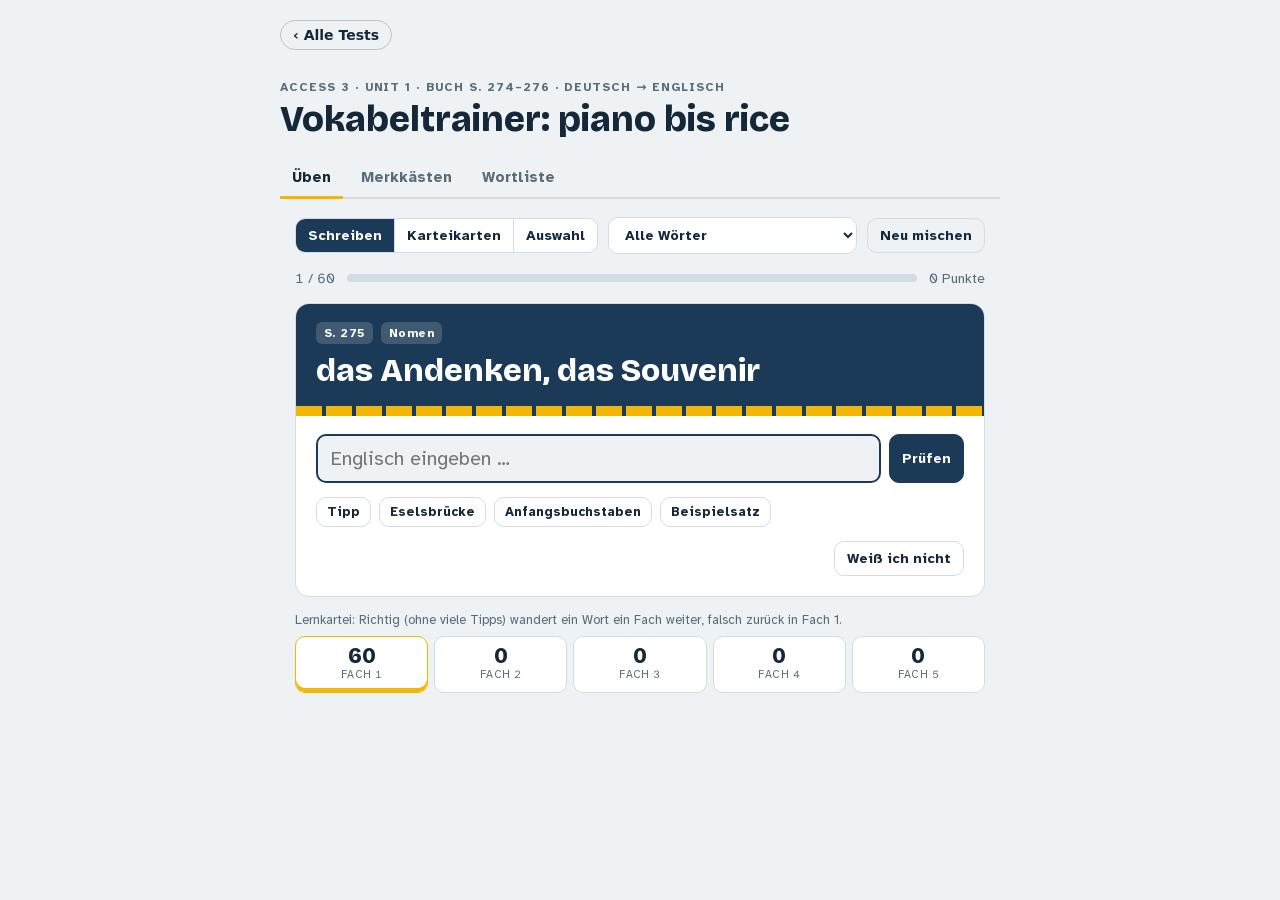
<file: tests/kl7/englisch-vokabeln-unit1.html>
<!doctype html>
<html lang="de">
<head>
<meta charset="utf-8">
<meta name="viewport" content="width=device-width, initial-scale=1, viewport-fit=cover">
<title>Vokabeltrainer Access 3 Unit 1</title>
<meta name="claude:viewport-fit-sides" content="cover">
<style>
/* Layout: one centred column; the question card is a station sign with a yellow platform-edge stripe; the Lernkartei shows as five "Fächer". */
:root{
  --bg:#eef2f4; --surface:#ffffff; --ink:#14283a; --muted:#5a6b7a; --line:#d3dce3;
  --sign:#1b3a57; --sign-fg:#ffffff; --signal:#f2b705; --signal-ink:#3b2c00;
  --good:#1d7f47; --good-bg:#e2f3e9; --bad:#b8322b; --bad-bg:#fbe7e5; --hint-bg:#fff5d1; --near:#9a6a00;
  --f-display:"Bricolage Grotesque", "Avenir Next", system-ui, sans-serif;
  --f-body:"Atkinson Hyperlegible", "Segoe UI", system-ui, sans-serif;
  --f-ipa:"Noto Sans", "Lucida Sans Unicode", "Arial Unicode MS", sans-serif;
}
@media (prefers-color-scheme: dark){:root:not([data-theme="light"]){
  --bg:#0e1720; --surface:#16222e; --ink:#e6edf2; --muted:#9aaab8; --line:#2a3a48;
  --sign:#234a70; --sign-fg:#ffffff; --signal:#f5c33b; --signal-ink:#2a1f00;
  --good:#5fd08f; --good-bg:#16301f; --bad:#ff8a7f; --bad-bg:#3a1e1c; --hint-bg:#352c12; --near:#f2c75c; color-scheme:dark}}
:root[data-theme="dark"]{
  --bg:#0e1720; --surface:#16222e; --ink:#e6edf2; --muted:#9aaab8; --line:#2a3a48;
  --sign:#234a70; --sign-fg:#ffffff; --signal:#f5c33b; --signal-ink:#2a1f00;
  --good:#5fd08f; --good-bg:#16301f; --bad:#ff8a7f; --bad-bg:#3a1e1c; --hint-bg:#352c12; --near:#f2c75c; color-scheme:dark}
*{box-sizing:border-box}
html,body{margin:0}
[hidden]{display:none!important}
body{background:var(--bg);color:var(--ink);font-family:var(--f-body);font-size:16px;line-height:1.5;
  padding-left:max(16px,env(safe-area-inset-left,0px));padding-right:max(16px,env(safe-area-inset-right,0px));padding-block:20px 48px}
.wrap{max-width:720px;margin:0 auto;display:flex;flex-direction:column;gap:18px}
header{display:flex;flex-direction:column;gap:4px}
.eyebrow{font-size:12px;letter-spacing:.08em;text-transform:uppercase;color:var(--muted);font-weight:700}
h1{font-family:var(--f-display);font-weight:800;font-size:clamp(26px,6vw,36px);line-height:1.1;margin:0;text-wrap:balance}
h2{font-family:var(--f-display);font-weight:700;font-size:22px;margin:0}
.tabs{display:flex;gap:6px;flex-wrap:wrap;border-bottom:2px solid var(--line)}
.tab{appearance:none;border:0;background:none;color:var(--muted);font:700 15px var(--f-body);padding:10px 12px;cursor:pointer;border-bottom:3px solid transparent;margin-bottom:-2px}
.tab[aria-selected="true"]{color:var(--ink);border-bottom-color:var(--signal)}
.controls{display:flex;flex-wrap:wrap;gap:10px;align-items:center}
.seg{display:inline-flex;border:1.5px solid var(--line);border-radius:10px;overflow:hidden;background:var(--surface)}
.seg button{appearance:none;border:0;background:none;color:var(--ink);font:600 14px var(--f-body);padding:8px 12px;cursor:pointer}
.seg button+button{border-left:1.5px solid var(--line)}
.seg button[aria-pressed="true"]{background:var(--sign);color:var(--sign-fg)}
select,.btn{font:600 14px var(--f-body);color:var(--ink);background:var(--surface);border:1.5px solid var(--line);border-radius:10px;padding:8px 12px;cursor:pointer}
.btn:hover,select:hover{border-color:var(--muted)}
.btn.primary{background:var(--sign);color:var(--sign-fg);border-color:var(--sign)}
.btn.signal{background:var(--signal);color:var(--signal-ink);border-color:var(--signal)}
.btn.ghost{background:none}
:focus-visible{outline:3px solid var(--signal);outline-offset:2px}
.progress{display:flex;align-items:center;gap:12px;font-variant-numeric:tabular-nums;font-size:14px;color:var(--muted)}
.bar{flex:1;height:8px;background:var(--line);border-radius:99px;overflow:hidden}
.bar span{display:block;height:100%;background:var(--sign);width:0;transition:width .3s}
/* station-sign card */
.card{background:var(--surface);border:1.5px solid var(--line);border-radius:14px;overflow:hidden}
.sign{background:var(--sign);color:var(--sign-fg);padding:18px 20px 16px;display:flex;flex-direction:column;gap:8px}
.sign .meta{display:flex;gap:8px;flex-wrap:wrap}
.chip{font-size:12px;font-weight:700;letter-spacing:.04em;padding:2px 8px;border-radius:6px;background:rgba(255,255,255,.16)}
.prompt{font-family:var(--f-display);font-weight:700;font-size:clamp(22px,5.5vw,32px);line-height:1.2;text-wrap:balance}
.edge{height:10px;background:repeating-linear-gradient(90deg,var(--signal) 0 26px,var(--sign) 26px 30px)}
.body{padding:18px 20px 20px;display:flex;flex-direction:column;gap:14px}
.answer-row{display:flex;gap:8px;flex-wrap:wrap}
.answer-row input{flex:1 1 220px;min-width:0;font:400 20px var(--f-body);padding:10px 12px;border:2px solid var(--line);border-radius:10px;background:var(--bg);color:var(--ink)}
.answer-row input:focus{border-color:var(--sign);outline:none}
.hints{display:flex;flex-wrap:wrap;gap:8px}
.hints .btn{font-size:13px;padding:6px 10px}
.hints .btn[disabled]{opacity:.45;cursor:default}
.hintbox{background:var(--hint-bg);border-radius:10px;padding:10px 14px;display:flex;flex-direction:column;gap:6px}
.hintbox p{margin:0}
.hintbox b{font-size:12px;letter-spacing:.06em;text-transform:uppercase;color:var(--muted);display:block}
.letters{font-family:var(--f-ipa);font-size:20px;letter-spacing:.18em}
.fb{border-radius:10px;padding:12px 14px;display:flex;flex-direction:column;gap:8px}
.fb.good{background:var(--good-bg)} .fb.bad{background:var(--bad-bg)} .fb.near{background:var(--hint-bg)}
.fb .verdict{font-weight:700}
.fb.good .verdict{color:var(--good)} .fb.bad .verdict{color:var(--bad)} .fb.near .verdict{color:var(--near)}
.solution{display:flex;flex-direction:column;gap:6px}
.solution .en{font-family:var(--f-display);font-weight:700;font-size:24px;display:flex;align-items:center;gap:10px;flex-wrap:wrap}
.ipa{font-family:var(--f-ipa);font-weight:400;font-size:16px;color:var(--muted)}
.solution p{margin:0}
.note{border-left:4px solid var(--bad);padding-left:10px}
.cog{color:var(--muted);font-size:14px}
.speak{font-size:13px;padding:4px 10px}
.actions{display:flex;gap:8px;flex-wrap:wrap;justify-content:flex-end}
.mc{display:grid;grid-template-columns:repeat(auto-fit,minmax(220px,1fr));gap:8px}
.mc button{text-align:left;font:600 17px var(--f-body);padding:12px 14px;border-radius:10px;border:2px solid var(--line);background:var(--bg);color:var(--ink);cursor:pointer}
.mc button.right{border-color:var(--good);background:var(--good-bg)}
.mc button.wrong{border-color:var(--bad);background:var(--bad-bg)}
.mc button[disabled]{cursor:default}
/* Lernkartei */
.kartei{display:grid;grid-template-columns:repeat(5,minmax(0,1fr));gap:6px}
.fach{background:var(--surface);border:1.5px solid var(--line);border-radius:10px;padding:8px 6px;text-align:center;font-variant-numeric:tabular-nums}
.fach .n{font-family:var(--f-display);font-weight:800;font-size:22px;line-height:1}
.fach .l{font-size:11px;color:var(--muted);letter-spacing:.04em;text-transform:uppercase}
.fach.on{border-color:var(--signal);box-shadow:inset 0 -4px 0 var(--signal)}
.small{font-size:13px;color:var(--muted)}
.end{display:flex;flex-direction:column;gap:12px}
.big{font-family:var(--f-display);font-weight:800;font-size:44px;line-height:1}
ul.miss{margin:0;padding-left:18px}
/* Merkkästen + Wortliste */
.box{background:var(--surface);border:1.5px solid var(--line);border-radius:12px;padding:16px 18px;display:flex;flex-direction:column;gap:10px}
.box h3{margin:0;font-family:var(--f-display);font-size:18px;color:var(--sign)}
:root[data-theme="dark"] .box h3{color:var(--signal)}
@media (prefers-color-scheme: dark){:root:not([data-theme="light"]) .box h3{color:var(--signal)}}
.pairs{display:grid;grid-template-columns:minmax(0,1fr) minmax(0,1fr);gap:4px 16px}
.pairs .e{font-weight:700}
.warn{display:flex;gap:8px;align-items:flex-start}
.bang{flex:none;background:var(--bad);color:#fff;font-weight:800;border-radius:4px;width:20px;height:20px;display:grid;place-items:center;font-size:13px;margin-top:2px}
.notes{display:flex;flex-direction:column;gap:8px}
.tbl{overflow-x:auto;border:1.5px solid var(--line);border-radius:12px;background:var(--surface)}
table{border-collapse:collapse;width:100%;font-size:14px}
th,td{text-align:left;padding:8px 10px;border-bottom:1px solid var(--line);vertical-align:top}
th{font-size:12px;letter-spacing:.06em;text-transform:uppercase;color:var(--muted);position:sticky;top:0;background:var(--surface)}
td.num{font-variant-numeric:tabular-nums;color:var(--muted)}
.resetrow{display:flex;gap:8px;align-items:center;flex-wrap:wrap}
@media (max-width:480px){.pairs{grid-template-columns:1fr}.pairs .d{margin-bottom:6px}}
@media (prefers-reduced-motion: reduce){*{transition:none!important;animation:none!important}}
@keyframes shake{0%,100%{transform:none}25%{transform:translateX(-5px)}75%{transform:translateX(5px)}}
.shake{animation:shake .25s}
</style>

<meta name="hub:area" content="kl7">
<meta name="hub:subject" content="Englisch">
<meta name="hub:title" content="Vokabeln Unit 1: piano bis rice">
<meta name="hub:desc" content="Access 3 · S. 274–276 · 60 Wörter, Deutsch → Englisch, mit Lernkartei">
<meta name="robots" content="noindex, nofollow">
<link rel="stylesheet" href="../../fonts/fonts.css">
<script src="../../hub.js"></script>
</head>
<body>
<div class="wrap">
  <header>
    <span class="eyebrow">Access 3 · Unit 1 · Buch S. 274–276 · Deutsch → Englisch</span>
    <h1>Vokabeltrainer: piano bis rice</h1>
  </header>

  <nav class="tabs" role="tablist">
    <button class="tab" role="tab" id="tab-train" aria-selected="true" data-view="train">Üben</button>
    <button class="tab" role="tab" id="tab-boxes" aria-selected="false" data-view="boxes">Merkkästen</button>
    <button class="tab" role="tab" id="tab-list" aria-selected="false" data-view="list">Wortliste</button>
  </nav>

  <!-- TRAIN -->
  <section id="view-train" class="wrap" style="gap:14px">
    <div class="controls">
      <div class="seg" role="group" aria-label="Modus">
        <button id="m-type" data-mode="type">Schreiben</button>
        <button id="m-cards" data-mode="cards">Karteikarten</button>
        <button id="m-mc" data-mode="mc">Auswahl</button>
      </div>
      <select id="set" aria-label="Wörter auswählen">
        <option value="all">Alle Wörter</option>
                <option value="274">Nur S. 274</option>
        <option value="275">Nur S. 275</option>
        <option value="276">Nur S. 276</option>
        <option value="weak">Schwache Wörter (Fach 1–2)</option>
      </select>
      <button class="btn ghost" id="restart">Neu mischen</button>
    </div>

    <div class="progress"><span id="pos">1 / 60</span><div class="bar"><span id="barfill"></span></div><span id="pts">0 Punkte</span></div>

    <article class="card" id="qcard">
      <div class="sign">
        <div class="meta"><span class="chip" id="c-page">S. 274</span><span class="chip" id="c-pos">Nomen</span></div>
        <div class="prompt" id="prompt">das Klavier</div>
      </div>
      <div class="edge" aria-hidden="true"></div>
      <div class="body">
        <div id="typeArea" class="answer-row">
          <input id="answer" type="text" autocomplete="off" autocapitalize="off" autocorrect="off" spellcheck="false" placeholder="Englisch eingeben …" aria-label="Übersetzung">
          <button class="btn primary" id="checkBtn">Prüfen</button>
        </div>
        <div id="mcArea" class="mc" hidden></div>
        <div class="hints" id="hintBtns">
          <button class="btn" data-hint="hint">Tipp</button>
          <button class="btn" data-hint="mnemo">Eselsbrücke</button>
          <button class="btn" data-hint="letters">Anfangsbuchstaben</button>
          <button class="btn" data-hint="ex">Beispielsatz</button>
        </div>
        <div class="hintbox" id="hintbox" hidden></div>
        <div class="fb" id="fb" hidden></div>
        <div class="actions">
          <button class="btn ghost" id="skipBtn">Weiß ich nicht</button>
          <button class="btn signal" id="flipBtn" hidden>Umdrehen</button>
          <button class="btn" id="noBtn" hidden>Nicht gewusst</button>
          <button class="btn primary" id="yesBtn" hidden>Gewusst</button>
          <button class="btn primary" id="nextBtn" hidden>Weiter</button>
        </div>
      </div>
    </article>

    <article class="card end" id="endcard" hidden>
      <div class="body end" id="endbody"></div>
    </article>

    <div>
      <div class="small" style="margin-bottom:6px">Lernkartei: Richtig (ohne viele Tipps) wandert ein Wort ein Fach weiter, falsch zurück in Fach 1.</div>
      <div class="kartei" id="kartei"></div>
    </div>
  </section>

  <!-- BOXES -->
  <section id="view-boxes" class="wrap" style="gap:14px" hidden></section>

  <!-- LIST -->
  <section id="view-list" class="wrap" style="gap:14px" hidden></section>
</div>

<script>
const DATA = {"items": [{"p": 274, "de": "das Klavier, das Piano", "en": "piano", "ipa": "piˈænəʊ", "pos": "noun", "ex": "My sister practises the {piano} every day.", "hint": "Musikinstrument mit schwarzen und weißen Tasten.", "mnemo": "Fast wie im Deutschen: das Piano. Aber: Man sagt play THE piano – mit „the“!", "note": "English: (to) play the piano – German: Klavier spielen (ohne Artikel).", "cog": "", "acc": ["piano"], "id": 1}, {"p": 274, "de": "leise; weich, sanft", "en": "soft", "ipa": "sɒft", "pos": "adj", "ex": "Please talk in a {soft} voice – the baby is sleeping.", "hint": "Gegenteil von loud und von hard.", "mnemo": "Softeis ist weich, ein Softball tut nicht weh – soft = weich/leise.", "note": "loud ◄► soft · hard ◄► soft", "cog": "", "acc": ["soft"], "id": 2}, {"p": 274, "de": "roh", "en": "raw", "ipa": "rɔː", "pos": "adj", "ex": "You can't eat this chicken – it's still {raw}!", "hint": "Nicht gekocht, nicht gebraten.", "mnemo": "raw klingt wie „roh“, nur mit englischem Akzent: „rooo“.", "note": "", "cog": "", "acc": ["raw"], "id": 3}, {"p": 274, "de": "heute Abend, heute Nacht", "en": "tonight", "ipa": "təˈnaɪt", "pos": "adv", "ex": "There's a good film on TV {tonight}.", "hint": "to + Nacht", "mnemo": "to + night – genau wie to + day = today.", "note": "", "cog": "", "acc": ["tonight"], "id": 4}, {"p": 274, "de": "die Portion (beim Essen)", "en": "helping", "ipa": "ˈhelpɪŋ", "pos": "noun", "ex": "The soup was great. Can I have a second {helping}?", "hint": "Steckt das Wort help drin.", "mnemo": "Jemand hilft (help) dir Essen auf den Teller. a second helping = ein Nachschlag.", "note": "", "cog": "", "acc": ["helping"], "id": 5}, {"p": 274, "de": "der Magen", "en": "stomach", "ipa": "ˈstʌmək", "pos": "noun", "ex": "I ate too much. My {stomach} hurts.", "hint": "Organ, in dem das Essen landet. Achtung bei der Aussprache!", "mnemo": "Sprich „STAM-ek“: Das ch klingt wie k. Merksatz: Der Magen macht „k“!", "note": "Aussprache: stomach [ˈstʌmək] – ch = k!", "cog": "F l'estomac (m) · L stomachus", "acc": ["stomach"], "id": 6}, {"p": 274, "de": "zögern", "en": "(to) hesitate", "ipa": "ˈhezɪteɪt", "pos": "verb", "ex": "Don't {hesitate} to ask if you need help.", "hint": "Nicht sofort handeln, erst einmal abwarten.", "mnemo": "He-si-tate: „He sits and waits“ – er sitzt da und zögert.", "note": "", "cog": "F hésiter", "acc": ["hesitate"], "id": 7}, {"p": 274, "de": "Richtung Osten", "en": "eastbound", "ipa": "ˈiːstbaʊnd", "pos": "adj", "ex": "The {eastbound} train leaves from platform 2.", "hint": "Himmelsrichtung + bound (unterwegs nach).", "mnemo": "east = Osten, bound = unterwegs nach. Genauso: southbound, northbound, westbound.", "note": "southbound = Richtung Süden", "cog": "", "acc": ["eastbound"], "id": 8}, {"p": 274, "de": "umsteigen", "en": "(to) change", "ipa": "tʃeɪndʒ", "pos": "verb", "ex": "We had to {change} trains in Cologne.", "hint": "Du wechselst den Zug.", "mnemo": "Beim Umsteigen wechselst du den Zug – wechseln = change (wie Wechselgeld = change).", "note": "", "cog": "", "acc": ["change"], "id": 9}, {"p": 274, "de": "unterbrechen", "en": "(to) interrupt", "ipa": "ˌɪntəˈrʌpt", "pos": "verb", "ex": "Please don't {interrupt} me while I'm talking.", "hint": "Jemandem ins Wort fallen.", "mnemo": "inter = zwischen, rupt = brechen → „dazwischenbrechen“.", "note": "", "cog": "F interrompre · L interrumpere", "acc": ["interrupt"], "id": 10}, {"p": 274, "de": "das Vergnügen, das Geschenk (kleine Freude)", "en": "treat", "ipa": "triːt", "pos": "noun", "ex": "Here's a little {treat} for you: chocolate!", "hint": "An Halloween: „Trick or ___!“", "mnemo": "„Trick or treat!“ – Süßigkeiten sind ein kleines Vergnügen.", "note": "This is my treat. (infml) = Ich bezahle / Ich lade dich ein. (NICHT: I invite you.)", "cog": "", "acc": ["treat"], "id": 11}, {"p": 274, "de": "jn. (zu etwas) einladen (= für jn. bezahlen)", "en": "(to) treat sb. (to sth.)", "ipa": "triːt", "pos": "verb", "ex": "I didn't pay for the pizza – my uncle {treated} me.", "hint": "Gleiches Wort wie „das Vergnügen“ – hier als Verb.", "mnemo": "Wer für dich bezahlt, macht dir ein treat (Vergnügen). invite heißt nur: zu einer Party einladen!", "note": "Bezahlen-einladen = treat · zur Party einladen = invite", "cog": "", "acc": ["treat", "treat to"], "id": 12}, {"p": 274, "de": "sich trennen", "en": "(to) part", "ipa": "pɑːt", "pos": "verb", "ex": "They {parted} at the station and never met again.", "hint": "Auseinandergehen – auch Wege tun das.", "mnemo": "Wer sich trennt, wird zu zwei Teilen (parts).", "note": "„Parting is such sweet sorrow.“ (Shakespeare) – „So süß ist Trennungswehe.“", "cog": "", "acc": ["part"], "id": 13}, {"p": 274, "de": "die Atmosphäre; die Stimmung", "en": "atmosphere", "ipa": "ˈætməsfɪə", "pos": "noun", "ex": "The café has a really nice {atmosphere}.", "hint": "Fast wie im Deutschen.", "mnemo": "Wie Deutsch – aber hinten -ere statt -äre: atmosph-ERE.", "note": "", "cog": "", "acc": ["atmosphere"], "id": 14}, {"p": 274, "de": "etwas fallen lassen", "en": "(to) drop sth.", "ipa": "drɒp", "pos": "verb", "ex": "Be careful! Don't {drop} the glasses.", "hint": "Etwas rutscht dir aus der Hand.", "mnemo": "a drop = ein Tropfen – und ein Tropfen fällt nach unten.", "note": "", "cog": "", "acc": ["drop"], "id": 15}, {"p": 274, "de": "öffentlich", "en": "public", "ipa": "ˈpʌblɪk", "pos": "adj", "ex": "You can borrow books at the {public} library.", "hint": "Für alle Leute zugänglich.", "mnemo": "Wie „Publikum“ – das sind alle Leute.", "note": "", "cog": "F public, publique · L publicus", "acc": ["public"], "id": 16}, {"p": 274, "de": "die Öffentlichkeit", "en": "(the) public", "ipa": "ˈpʌblɪk", "pos": "noun", "ex": "Don't pick your nose in {public}!", "hint": "in ___ = in der Öffentlichkeit", "mnemo": "Das Publikum = alle Leute = die Öffentlichkeit.", "note": "in public = in der Öffentlichkeit (ohne „the“!)", "cog": "", "acc": ["the public", "public"], "id": 17}, {"p": 274, "de": "das Verkehrsmittel; der Transport", "en": "transport", "ipa": "ˈtrænspɔːt", "pos": "noun", "ex": "{Public transport} in London is fast but expensive.", "hint": "public ___ = öffentliche Verkehrsmittel", "mnemo": "Fast wie Deutsch: Transport. public transport = Bus & Bahn.", "note": "", "cog": "", "acc": ["transport"], "id": 18}, {"p": 274, "de": "die Kollokation (Wörter, die oft zusammen vorkommen)", "en": "collocation", "ipa": "ˌkɒləˈkeɪʃn", "pos": "noun", "ex": "„Have a shower“ is a {collocation}.", "hint": "Wörter, die gern zusammen „wohnen“.", "mnemo": "co = zusammen, location = Ort → Wörter am selben Ort.", "note": "Beispiele: public transport, (to) have a shower", "cog": "F la collocation · L collocare", "acc": ["collocation"], "id": 19}, {"p": 274, "de": "einen Zug/Bus/… nehmen; (noch) erwischen", "en": "(to) catch a train/bus/…", "ipa": "kætʃ", "pos": "verb", "ex": "If we run, we can still {catch} the bus.", "hint": "Unregelmäßig: ___ – caught – caught", "mnemo": "catch = fangen: Du „fängst“ den Bus gerade noch!", "note": "Formen: catch – caught – caught", "cog": "", "acc": ["catch a train", "catch a bus", "catch", "catch the train", "catch the bus"], "id": 20}, {"p": 274, "de": "(ab)stempeln", "en": "(to) stamp", "ipa": "stæmp", "pos": "verb", "ex": "The teacher {stamped} my homework with a smiley.", "hint": "Klingt fast wie Stempel. Eine Briefmarke heißt genauso.", "mnemo": "Stempel → stamp: fast dieselben Buchstaben.", "note": "", "cog": "", "acc": ["stamp"], "id": 21}, {"p": 274, "de": "der Bahnsteig, das Gleis", "en": "platform", "ipa": "ˈplætfɔːm", "pos": "noun", "ex": "The train to London leaves from {platform} 4.", "hint": "Dort stehst du und wartest auf den Zug.", "mnemo": "Eine Plattform, von der du in den Zug einsteigst.", "note": "", "cog": "", "acc": ["platform"], "id": 22}, {"p": 274, "de": "einheimisch, beheimatet (in)", "en": "native (to)", "ipa": "ˈneɪtɪv", "pos": "adj", "ex": "Kangaroos are {native to} Australia.", "hint": "Von Natur aus dort zu Hause.", "mnemo": "Natur → native: was von Natur aus dort lebt. Native Americans = Ureinwohner Amerikas.", "note": "", "cog": "", "acc": ["native", "native to"], "id": 23}, {"p": 275, "de": "der/die Muttersprachler/in", "en": "native speaker", "ipa": "ˌneɪtɪv ˈspiːkə", "pos": "noun", "ex": "Our English assistant is a {native speaker} from Leeds.", "hint": "native + jemand, der spricht", "mnemo": "native (einheimisch) + speaker (Sprecher).", "note": "", "cog": "", "acc": ["native speaker"], "id": 24}, {"p": 275, "de": "die Botschaft; die Nachricht", "en": "message", "ipa": "ˈmesɪdʒ", "pos": "noun", "ex": "I sent you a {message} – did you get it?", "hint": "Das schickst du per Handy.", "mnemo": "Messenger-Apps verschicken messages.", "note": "message = 1. Nachricht · 2. Botschaft (z. B. eines Gedichts)", "cog": "", "acc": ["message"], "id": 25}, {"p": 275, "de": "parken", "en": "(to) park", "ipa": "pɑːk", "pos": "verb", "ex": "Mum {parked} the car outside the school.", "hint": "Fast wie im Deutschen.", "mnemo": "Wie Deutsch – nur ohne -en.", "note": "", "cog": "", "acc": ["park"], "id": 26}, {"p": 275, "de": "der Verkehr", "en": "traffic", "ipa": "ˈtræfɪk", "pos": "noun", "ex": "Sorry I'm late – there was so much {traffic}.", "hint": "Autos, Busse, Stau …", "mnemo": "So viele Autos „traf ich“ auf der Straße → traffic.", "note": "", "cog": "", "acc": ["traffic"], "id": 27}, {"p": 275, "de": "die (Verkehrs-)Ampel", "en": "traffic lights (pl)", "ipa": "ˈtræfɪk laɪts", "pos": "noun", "ex": "Stop! The {traffic lights} are red.", "hint": "Verkehr + Lichter (Plural!)", "mnemo": "Verkehrs-Lichter = Ampel. Meist im Plural: traffic lights.", "note": "traffic lights (pl), oft auch: traffic light", "cog": "", "acc": ["traffic lights", "traffic light"], "id": 28}, {"p": 275, "de": "der Reifen", "en": "tyre", "ipa": "taɪə", "pos": "noun", "ex": "I can't ride my bike – the back {tyre} is flat.", "hint": "Rund, aus Gummi, am Fahrrad.", "mnemo": "tyre klingt wie „tired“ (müde) – Reifen sind nach langer Fahrt müde.", "note": "AE: tire", "cog": "", "acc": ["tyre", "tire"], "id": 29}, {"p": 275, "de": "die Reifenpanne", "en": "flat tyre", "ipa": "ˌflæt ˈtaɪə", "pos": "noun", "ex": "We were late because the bus had a {flat tyre}.", "hint": "flach + Reifen", "mnemo": "Ein platter (flat) Reifen = Reifenpanne.", "note": "", "cog": "", "acc": ["flat tyre", "flat tire"], "id": 30}, {"p": 275, "de": "die Bremse", "en": "brake", "ipa": "breɪk", "pos": "noun", "ex": "My front {brake} doesn't work.", "hint": "Damit hältst du dein Fahrrad an.", "mnemo": "br-A-ke: Mit der Bremse hältst du An. Nicht verwechseln mit break (Pause)!", "note": "Klingt wie break (Pause), wird aber b-r-a-k-e geschrieben.", "cog": "", "acc": ["brake"], "id": 31}, {"p": 275, "de": "die Eisenbahn", "en": "railway", "ipa": "ˈreɪlweɪ", "pos": "noun", "ex": "The {railway} from London to Brighton is very old.", "hint": "Schiene + Weg", "mnemo": "rail = Schiene, way = Weg → Schienenweg.", "note": "", "cog": "", "acc": ["railway"], "id": 32}, {"p": 275, "de": "die Form, die Gestalt", "en": "shape", "ipa": "ʃeɪp", "pos": "noun", "ex": "The cake was in the {shape} of a heart.", "hint": "Kreis, Quadrat, Herz …", "mnemo": "„In shape sein“ = in Form sein.", "note": "English: Those glasses ARE a funny shape. – German: Die Brille HAT eine lustige Form.", "cog": "", "acc": ["shape"], "id": 33}, {"p": 275, "de": "auf etwas aufpassen", "en": "(to) mind sth.", "ipa": "maɪnd", "pos": "verb", "ex": "Can you {mind} my bag for a minute?", "hint": "In der Londoner U-Bahn hörst du: „___ the gap!“", "mnemo": "„Mind the gap!“ = Pass auf die Lücke (zwischen Zug und Bahnsteig) auf!", "note": "", "cog": "", "acc": ["mind"], "id": 34}, {"p": 275, "de": "die Lücke", "en": "gap", "ipa": "gæp", "pos": "noun", "ex": "There's a {gap} in the fence – the dog got out.", "hint": "„Mind the ___!“", "mnemo": "„Mind the gap“ – die berühmte Lücke zwischen Zug und Bahnsteig in London.", "note": "", "cog": "", "acc": ["gap"], "id": 35}, {"p": 275, "de": "die Durchsage, die Ansage", "en": "announcement", "ipa": "əˈnaʊnsmənt", "pos": "noun", "ex": "Listen to the {announcement} – our train is late.", "hint": "Kommt am Bahnhof aus dem Lautsprecher.", "mnemo": "Eine Annonce kündigt etwas an → announcement.", "note": "", "cog": "F l'annonce (f)", "acc": ["announcement"], "id": 36}, {"p": 275, "de": "jn. warnen", "en": "(to) warn sb.", "ipa": "wɔːn", "pos": "verb", "ex": "Dad {warned} me not to walk home alone.", "hint": "Fast wie im Deutschen.", "mnemo": "warnen → warn: einfach -en weglassen. Gesprochen wie „worn“.", "note": "English: (to) warn sb. NOT TO do sth. – German: jn. DAVOR warnen, etwas zu tun", "cog": "", "acc": ["warn"], "id": 37}, {"p": 275, "de": "der/die Passagier/in", "en": "passenger", "ipa": "ˈpæsɪndʒə", "pos": "noun", "ex": "The bus was full of {passengers}.", "hint": "Jemand, der mitfährt.", "mnemo": "Passagier → passenger: gleicher Anfang „pass…“.", "note": "", "cog": "", "acc": ["passenger", "passengers"], "id": 38}, {"p": 275, "de": "das Andenken, das Souvenir", "en": "souvenir", "ipa": "ˌsuːvəˈnɪə", "pos": "noun", "ex": "I bought a little red bus as a {souvenir}.", "hint": "Genau wie im Deutschen!", "mnemo": "Gleiches Wort wie im Deutschen – es kommt aus dem Französischen.", "note": "", "cog": "F le souvenir", "acc": ["souvenir"], "id": 39}, {"p": 275, "de": "das Bild, das Abbild; die Vorstellung", "en": "image", "ipa": "ˈɪmɪdʒ", "pos": "noun", "ex": "When I hear „NYC“, I have an {image} of skyscrapers in my head.", "hint": "Steckt auch in imagine (sich vorstellen).", "mnemo": "image → imagine. Aussprache: „IM-idsch“, nicht „i-MAHSCH“!", "note": "", "cog": "F l'image (f) · L imago (f)", "acc": ["image"], "id": 40}, {"p": 275, "de": "der Überblick", "en": "overview", "ipa": "ˈəʊvəvjuː", "pos": "noun", "ex": "This map gives you an {overview} of the city.", "hint": "über + Blick", "mnemo": "over = über, view = Blick – Wort für Wort übersetzt!", "note": "", "cog": "", "acc": ["overview"], "id": 41}, {"p": 275, "de": "die Küche (Kochstil), der Küchenstil", "en": "cuisine", "ipa": "kwɪˈziːn", "pos": "noun", "ex": "My favourite {cuisine} is Italian.", "hint": "Nicht der Raum – die Art zu kochen.", "mnemo": "Französisch für Küche: cuisine. Der Raum heißt kitchen!", "note": "Küche (Raum) = kitchen · Küche (Kochstil) = cuisine", "cog": "", "acc": ["cuisine"], "id": 42}, {"p": 275, "de": "wirklich, wahrhaftig", "en": "truly", "ipa": "ˈtruːli", "pos": "adv", "ex": "This is {truly} the best ice cream in town.", "hint": "true + ly", "mnemo": "true (wahr) + ly – aber das e fällt weg: tru-ly!", "note": "Mit truly betont man etwas. Schreibweise: truly (ohne e!)", "cog": "", "acc": ["truly"], "id": 43}, {"p": 275, "de": "erleben", "en": "(to) experience", "ipa": "ɪkˈspɪəriəns", "pos": "verb", "ex": "I want to {experience} life in a big city.", "hint": "Das gleiche Wort ist auch ein Nomen (Erfahrung, Erlebnis).", "mnemo": "Ein Experiment ist auch ein Erlebnis → experience.", "note": "verb: (to) experience – noun: experience", "cog": "", "acc": ["experience"], "id": 44}, {"p": 275, "de": "besonders, vor allem", "en": "especially", "ipa": "ɪˈspeʃəli", "pos": "adv", "ex": "I love sweets, {especially} chocolate.", "hint": "Steckt das Wort special drin.", "mnemo": "e-SPECIAL-ly: etwas ganz Spezielles.", "note": "", "cog": "", "acc": ["especially"], "id": 45}, {"p": 275, "de": "unzählbar, zahllos", "en": "countless", "ipa": "ˈkaʊntləs", "pos": "adj", "ex": "I've seen that film {countless} times.", "hint": "zählen + ohne", "mnemo": "count = zählen, -less = ohne → ohne Zahl.", "note": "", "cog": "", "acc": ["countless"], "id": 46}, {"p": 276, "de": "kochen; zum Kochen bringen (Wasser, Eier …)", "en": "(to) boil", "ipa": "bɔɪl", "pos": "verb", "ex": "{Boil} the water before you make the tea.", "hint": "Es blubbert bei 100 °C.", "mnemo": "boil klingt wie „Beule“ – kochendes Wasser wirft Blasen-Beulen.", "note": "Siehe Merkkasten „German kochen“", "cog": "", "acc": ["boil"], "id": 47}, {"p": 276, "de": "(ein) Essen kochen, eine Mahlzeit zubereiten", "en": "(to) cook a meal", "ipa": "kʊk ə miːl", "pos": "phrase", "ex": "Dad {cooks a meal} for the whole family every Sunday.", "hint": "Merkkasten „kochen“: ___ a meal", "mnemo": "Der Koch (cook) kocht eine ganze Mahlzeit (meal).", "note": "Merkkasten „German kochen“", "cog": "", "acc": ["cook a meal", "cook"], "id": 48}, {"p": 276, "de": "Wasser/Eier/Kartoffeln kochen", "en": "(to) boil water/eggs/potatoes", "ipa": "bɔɪl", "pos": "phrase", "ex": "How long do you {boil} eggs?", "hint": "Merkkasten „kochen“: alles im sprudelnden Wasser", "mnemo": "Alles, was im blubbernden Wasser liegt: boil.", "note": "Merkkasten „German kochen“", "cog": "", "acc": ["boil", "boil water", "boil eggs", "boil potatoes"], "id": 49}, {"p": 276, "de": "Tee/Kaffee/Suppe kochen", "en": "(to) make tea/coffee/soup", "ipa": "meɪk", "pos": "phrase", "ex": "Can you {make} some tea, please?", "hint": "Merkkasten „kochen“: Tee wird „gemacht“.", "mnemo": "Tee wird gemacht: make tea – nie cook tea!", "note": "Merkkasten „German kochen“", "cog": "", "acc": ["make", "make tea", "make coffee", "make soup"], "id": 50}, {"p": 276, "de": "das Kochen übernehmen („Wer kocht heute Abend?“)", "en": "(to) do the cooking", "ipa": "duː ðə ˈkʊkɪŋ", "pos": "phrase", "ex": "Who is going to {do the cooking} this evening?", "hint": "Wie do the shopping (einkaufen) …", "mnemo": "do the shopping, do the washing-up, do the cooking.", "note": "Who is going to cook / do the cooking this evening? = Wer kocht heute Abend?", "cog": "", "acc": ["do the cooking", "cook"], "id": 51}, {"p": 276, "de": "die Zitrone", "en": "lemon", "ipa": "ˈlemən", "pos": "noun", "ex": "I'd like a cup of tea with {lemon}, please.", "hint": "Gelb und sauer.", "mnemo": "Lemon → Limonade wurde früher aus Zitronen gemacht.", "note": "", "cog": "", "acc": ["lemon"], "id": 52}, {"p": 276, "de": "das Öl", "en": "oil", "ipa": "ɔɪl", "pos": "noun", "ex": "Put a little {oil} in the pan.", "hint": "Kommt in die Pfanne oder in den Salat.", "mnemo": "Öl → oil: Aus dem Ö wird oi.", "note": "", "cog": "", "acc": ["oil"], "id": 53}, {"p": 276, "de": "der Knoblauch", "en": "garlic", "ipa": "ˈɡɑːlɪk", "pos": "noun", "ex": "Vampires hate {garlic}!", "hint": "Riecht stark – Vampire mögen es nicht.", "mnemo": "Knoblauch schmeckt Vampiren GAR nicht: „gar-lick“.", "note": "", "cog": "", "acc": ["garlic"], "id": 54}, {"p": 276, "de": "das Schild; das Zeichen", "en": "sign", "ipa": "saɪn", "pos": "noun", "ex": "The {sign} says „No swimming“.", "hint": "Das g spricht man nicht!", "mnemo": "Signal → sign. Das g bleibt stumm – wie ein Schild.", "note": "", "cog": "", "acc": ["sign"], "id": 55}, {"p": 276, "de": "der (Kauf-)Preis", "en": "price", "ipa": "praɪs", "pos": "noun", "ex": "What's the {price} of this T-shirt?", "hint": "Was etwas kostet.", "mnemo": "price mit c wie Cent. Der Preis bei einem Wettbewerb heißt prize (mit z)!", "note": "price = Kaufpreis · prize = Gewinn im Wettbewerb", "cog": "", "acc": ["price"], "id": 56}, {"p": 276, "de": "der Knödel", "en": "dumpling", "ipa": "ˈdʌmplɪŋ", "pos": "noun", "ex": "We had Chinese {dumplings} for lunch.", "hint": "Rund, gefüllt oder aus Teig.", "mnemo": "Dumpling klingt dumpf und rund – wie ein Knödel.", "note": "", "cog": "", "acc": ["dumpling", "dumplings"], "id": 57}, {"p": 276, "de": "der Marktstand", "en": "market stall", "ipa": "ˈmɑːkɪt stɔːl", "pos": "noun", "ex": "She sells fruit at a {market stall}.", "hint": "Markt + Stand", "mnemo": "market = Markt, stall = Stand (wie ein kleiner Stall).", "note": "", "cog": "", "acc": ["market stall"], "id": 58}, {"p": 276, "de": "braten (in der Pfanne)", "en": "(to) fry", "ipa": "fraɪ", "pos": "verb", "ex": "{Fry} the onions in a little oil.", "hint": "In heißem Fett in der Pfanne.", "mnemo": "French fries = Pommes frites – in Fett gebraten.", "note": "", "cog": "", "acc": ["fry"], "id": 59}, {"p": 276, "de": "der Reis", "en": "rice", "ipa": "raɪs", "pos": "noun", "ex": "I'd like a bowl of {rice}, please.", "hint": "Wächst in Asien auf nassen Feldern.", "mnemo": "Reis → rice: klingt gleich, nur mit c geschrieben. (Reise = trip!)", "note": "", "cog": "", "acc": ["rice"], "id": 60}], "boxes": [{"title": "German „kochen“", "rows": [["(to) cook a meal", "(ein) Essen kochen, eine Mahlzeit zubereiten"], ["(to) boil water/eggs/potatoes", "Wasser/Eier/Kartoffeln kochen"], ["(to) make tea/coffee/soup", "Tee/Kaffee/Suppe kochen"]], "warn": ["Who is going to cook / do the cooking this evening?", "Wer kocht heute Abend?"]}], "meta": {"title": "Vokabeltrainer Access 3 Unit 1", "h1": "Vokabeltrainer: piano bis rice", "eyebrow": "Access 3 · Unit 1 · Buch S. 274–276 · Deutsch → Englisch", "key": "vt-access3-u1-274", "book": "Access 3", "unit": "1", "pages": "274–276", "range": "piano – rice", "target": "Englisch", "speech_lang": "en-GB", "pdf": "Englisch access 3 OCR.pdf", "pdf_pages": [[140, "S. 274–275"], [141, "S. 276–277"]], "tags": ["englisch", "vokabeln", "access3", "unit1", "klasse7"], "md_name": "Vokabeltest Unit 1 – S. 274–276 (piano bis rice).md", "html_name": "Vokabeltrainer Unit 1 – S. 274–276.html"}};
const ITEMS = DATA.items, BYID = {};
ITEMS.forEach(it => BYID[it.id] = it);
const POS = {noun:"Nomen", verb:"Verb", adj:"Adjektiv", adv:"Adverb", phrase:"Wendung"};
const $ = s => document.querySelector(s);
const esc = s => String(s).replace(/[&<>"]/g, c => ({"&":"&amp;","<":"&lt;",">":"&gt;",'"':"&quot;"}[c]));
const KEY = "vt-access3-u1-274";
const store = {
  get(k, d){ try{ const v = localStorage.getItem(k); return v ? JSON.parse(v) : d; }catch(e){ return d; } },
  set(k, v){ try{ localStorage.setItem(k, JSON.stringify(v)); }catch(e){} }
};
let leit = store.get(KEY + "-kartei", {});
let prefs = Object.assign({mode:"type", set:"all"}, store.get(KEY + "-prefs", {}));
const boxOf = id => leit[id] || 1;
function setBox(id, b){ leit[id] = Math.max(1, Math.min(5, b)); store.set(KEY + "-kartei", leit); }

function norm(s){
  let t = String(s).toLowerCase().replace(/[’`´]/g, "'").replace(/\((to|pl)\)/g, " ")
    .replace(/\b(sb|sth|somebody|something|someone)\b\.?/g, " ")
    .replace(/[®™]/g, "").replace(/(\d)\s+(?=[a-zäöüµ%°])/g, "$1").replace(/[-–]/g, " ").replace(/[().,!?;:…"“”„\/\\&+]/g, " ").replace(/\s+/g, " ").trim();
  t = t.replace(/^to /, "").replace(/^(a|an|the) (?!cooking)/, "");
  return t.trim();
}
function lev(a, b){
  const m = a.length, n = b.length; if(!m) return n; if(!n) return m;
  let prev = Array.from({length:n+1}, (_, j) => j);
  for(let i = 1; i <= m; i++){
    const cur = [i];
    for(let j = 1; j <= n; j++) cur[j] = Math.min(prev[j]+1, cur[j-1]+1, prev[j-1] + (a[i-1] === b[j-1] ? 0 : 1));
    prev = cur;
  }
  return prev[n];
}
function shuffle(a){ for(let i = a.length-1; i > 0; i--){ const j = Math.floor(Math.random()*(i+1)); [a[i], a[j]] = [a[j], a[i]]; } return a; }
function poolIds(){
  let list = ITEMS;
  if(/^\d+$/.test(prefs.set)) list = ITEMS.filter(x => String(x.p) === prefs.set);
  if(prefs.set === "weak"){ list = ITEMS.filter(x => boxOf(x.id) <= 2); if(!list.length) list = ITEMS; }
  return list.map(x => x.id);
}

let S;
function startRound(ids){
  S = {queue: shuffle(ids.slice()), i:0, points:0, max:0, first:{}, repeats:{}, hints:new Set(), tries:0, answered:false, flipped:false};
  $("#endcard").hidden = true; $("#qcard").hidden = false;
  renderQ();
}
const cur = () => BYID[S.queue[S.i]];

function exHTML(it, reveal){
  return esc(it.ex).replace(/\{(.+?)\}/, (_, w) => reveal ? "<b>" + w + "</b>" : "<b>" + w.replace(/[^\s]/g, "_") + "</b>");
}
function lettersOf(it){
  return it.acc[0].split(" ").map(w => w[0] + " " + "_ ".repeat(Math.max(0, w.length-1)).trim()).join("   ");
}
function solutionHTML(it){
  let h = '<div class="solution"><div class="en">' + esc(it.en) + ' <span class="ipa">[' + esc(it.ipa) + ']</span>'
    + '<button class="btn speak" data-say="' + esc(it.acc[0]) + '">Anhören</button></div>'
    + '<p>' + exHTML(it, true) + '</p>';
  if(it.note) h += '<p class="note">' + esc(it.note) + '</p>';
  h += '<p class="small"><b>Eselsbrücke:</b> ' + esc(it.mnemo) + '</p>';
  if(it.cog) h += '<p class="cog">Verwandte Wörter: ' + esc(it.cog) + '</p>';
  return h + '</div>';
}

function renderQ(){
  if(S.i >= S.queue.length) return renderEnd();
  const it = cur();
  S.hints = new Set(); S.tries = 0; S.answered = false; S.flipped = false;
  $("#prompt").textContent = it.de;
  $("#c-page").textContent = "S. " + it.p;
  $("#c-pos").textContent = POS[it.pos] || it.pos;
  $("#pos").textContent = (S.i+1) + " / " + S.queue.length;
  $("#barfill").style.width = (100 * S.i / S.queue.length) + "%";
  $("#pts").textContent = S.points + " Punkte";
  $("#hintbox").hidden = true; $("#hintbox").innerHTML = "";
  $("#fb").hidden = true; $("#fb").className = "fb"; $("#fb").style.background = "";
  document.querySelectorAll("#hintBtns .btn").forEach(b => b.disabled = false);
  $("#hintBtns").hidden = false;
  const m = prefs.mode;
  $("#typeArea").hidden = m !== "type";
  $("#mcArea").hidden = m !== "mc";
  $("#skipBtn").hidden = m === "cards";
  $("#flipBtn").hidden = m !== "cards";
  $("#yesBtn").hidden = $("#noBtn").hidden = true;
  $("#nextBtn").hidden = true;
  if(m === "type"){ $("#answer").value = ""; $("#answer").disabled = false; $("#checkBtn").disabled = false; focusInput(); }
  if(m === "mc") renderMC(it);
  renderKartei();
}
// Touch devices (iPhone/iPad): never auto-focus the text field, or the keyboard pops up on every tap (hint, next card).
const TOUCH = (() => { try{ return matchMedia("(hover: none) and (pointer: coarse)").matches; }catch(e){ return false; } })();
function focusInput(){ if(TOUCH) return; try{ $("#answer").focus({preventScroll:true}); }catch(e){} }

function renderMC(it){
  const same = ITEMS.filter(x => x.id !== it.id && x.pos === it.pos && x.en !== it.en);
  const others = ITEMS.filter(x => x.id !== it.id && x.en !== it.en);
  const picks = [];
  for(const x of shuffle(same.slice()).concat(shuffle(others.slice()))){ if(picks.length >= 3) break; if(!picks.some(p => p.en === x.en)) picks.push(x); }
  const opts = shuffle([it].concat(picks));
  const box = $("#mcArea"); box.innerHTML = "";
  opts.forEach(o => {
    const b = document.createElement("button");
    b.textContent = o.en; b.dataset.ok = o.id === it.id ? "1" : "0";
    b.addEventListener("click", () => {
      if(S.answered) return;
      const ok = b.dataset.ok === "1";
      box.querySelectorAll("button").forEach(x => { x.disabled = true; if(x.dataset.ok === "1") x.classList.add("right"); });
      if(!ok) b.classList.add("wrong");
      finish(ok);
    });
    box.appendChild(b);
  });
}

function showHint(kind){
  if(S.answered) return;
  const it = cur(); S.hints.add(kind);
  const label = {hint:"Tipp", mnemo:"Eselsbrücke", letters:"Anfangsbuchstaben", ex:"Beispielsatz"}[kind];
  let body = kind === "hint" ? esc(it.hint) : kind === "mnemo" ? esc(it.mnemo)
    : kind === "letters" ? '<span class="letters">' + esc(lettersOf(it)) + '</span>' : exHTML(it, false);
  const hb = $("#hintbox"); hb.hidden = false;
  hb.insertAdjacentHTML("beforeend", "<p><b>" + label + "</b>" + body + "</p>");
  document.querySelector('#hintBtns [data-hint="' + kind + '"]').disabled = true;
  if(prefs.mode === "type") focusInput();
}

// ---- Answer matching (Jan, 11.11.2026): the sense counts, not the exact wording ----
// 1) exact (after norm)  2) same core words: small words (to, a, the, I'm, is, get …) ignored,
//    word forms ignored (cook / cooking / cooked, light / lights)  3) small typo in a core word.
// No synonyms: the core word itself must be there. Prepositions that belong to the phrase (good AT) must be there.
const FILLER = new Set(("a an the to sb sth somebody something someone one oneself pl i me my mine you your he him his she her it its " +
  "we us our they them their this that these those am is are was were be been being get gets got getting gotten do does did done " +
  "will would shall should can could may might must m s re ve ll d doing going gonna and or der die das den dem des ein eine einen einem einer").split(" "));
function stem(w){
  if(w.length <= 3 || /\d/.test(w)) return w;
  let s = w;
  if(/ie[sd]$/.test(s) && s.length > 4) s = s.slice(0, -3) + "y";
  else if(/ing$/.test(s) && s.length > 5) s = s.slice(0, -3);
  else if(/ed$/.test(s) && s.length > 4) s = s.slice(0, -2);
  else if(/(s|x|z|ch|sh)es$/.test(s)) s = s.slice(0, -2);
  else if(/[^su]s$/.test(s)) s = s.slice(0, -1);
  if(/([b-df-hj-np-tv-z])\1$/.test(s) && !/(ll|ss|zz|ff)$/.test(s)) s = s.slice(0, -1);
  if(s.length > 3 && /e$/.test(s)) s = s.slice(0, -1);
  return s;
}
function core(s){
  return norm(s).replace(/(\d)([a-zäöüß]{3,})/g, "$1 $2").replace(/n't\b/g, " not").replace(/'/g, " ").split(" ")
    .filter(w => w && !FILLER.has(w)).map(stem);
}
// typo: same first letter, 1 wrong letter from 6 letters, 2 from 9 (short words like brake/break or east/west are never "typos")
function nearWord(e, u){ if(e[0] !== u[0]) return false; const d = lev(e, u); return (d <= 1 && e.length >= 6) || (d <= 2 && e.length >= 9); }
// Rival words: answers of items whose German word is related (e.g. all the "kochen" words: boil / make tea / cook),
// plus the item's `wrong` options. Extra words in a sentence are fine, rival words are not ("cook boil fry").
const DE_SKIP = new Set("welche welcher welches welchen welchem heißt nennt werden haben einen einem einer nicht".split(" "));
function deWords(s){ return String(s).toLowerCase().replace(/\(.*?\)|„.*?“|".*?"/g, " ").split(/[^a-zäöüß]+/).filter(w => w.length >= 5 && !DE_SKIP.has(w)); }
const RIVALS = {};
function rivals(it){
  if(RIVALS[it.id]) return RIVALS[it.id];
  const mine = new Set(it.acc.concat(it.en).flatMap(core)), dw = new Set(deWords(it.de)), r = new Set((it.wrong || []).flatMap(core));
  ITEMS.forEach(o => { if(o.id !== it.id && deWords(o.de).some(w => dw.has(w))) o.acc.concat(o.en).flatMap(core).forEach(w => r.add(w)); });
  mine.forEach(w => r.delete(w));
  core(String(it.ex || "").replace(/[{}]/g, "")).forEach(w => r.delete(w));   // words of the own example sentence are never rivals
  return RIVALS[it.id] = r;
}
function judge(v, it){
  const all = it.acc.concat(it.en || []);
  const n = norm(v), ns = n.replace(/ /g, ""), accs = all.map(norm);
  if(accs.includes(n) || accs.some(a => a.replace(/ /g, "") === ns)) return "exact";
  const U = core(v); if(!U.length) return "";
  const R = rivals(it), numeric = all.some(a => /\d/.test(a));   // other numbers only matter when the answer is a number or model
  for(const a of all){
    const E = core(a); if(!E.length) continue;
    const used = new Set(); let typo = false, ok = true;
    for(const e of E){
      let j = U.findIndex((u, k) => !used.has(k) && u === e);
      if(j < 0){ j = U.findIndex((u, k) => !used.has(k) && nearWord(e, u)); if(j >= 0) typo = true; }
      if(j < 0){ ok = false; break; }
      used.add(j);
    }
    if(!ok) continue;
    const extra = U.filter((u, k) => !used.has(k));
    // a whole sentence is fine ("Who is going to do the cooking this evening?"); not fine: rival answers, other numbers/models
    if(extra.length > 10 || extra.some(u => (numeric && /\d/.test(u)) || R.has(u))) continue;
    return typo ? "typo" : "close";
  }
  return "";
}
function check(){
  if(S.answered) return next();
  const inp = $("#answer"), v = inp.value;
  if(!v.trim()){ inp.classList.remove("shake"); void inp.offsetWidth; inp.classList.add("shake"); return; }
  const it = cur(), how = judge(v, it);
  if(how) return finish(true, v, how);
  const n = norm(v), d = Math.min(...it.acc.map(a => lev(norm(a), n)));
  const near = (d === 1 && n.length >= 3) || (d === 2 && n.length >= 8);
  if(S.tries === 0){
    S.tries++;
    const fb = $("#fb"); fb.hidden = false;
    fb.className = "fb near";
    fb.innerHTML = near ? '<span class="verdict">Fast! Prüfe die Rechtschreibung.</span><span class="small">Ein Buchstabe stimmt noch nicht. Versuch es nochmal.</span>'
                        : '<span class="verdict">Noch nicht richtig.</span><span class="small">Nimm einen Tipp oder die Eselsbrücke und versuch es nochmal.</span>';
    inp.select(); return;
  }
  finish(false, v);
}

function finish(ok, given, how){
  const it = cur(); S.answered = true;
  if(how === "typo") S.hints.add("spelling");   // typo: still right, one point less
  const firstTime = !(it.id in S.first);
  const pts = ok ? Math.max(1, 3 - S.hints.size - S.tries) : 0;
  if(firstTime){ S.first[it.id] = ok; S.max += 3; S.points += pts; }
  if(ok){ if(S.hints.size <= 1 && S.tries === 0) setBox(it.id, boxOf(it.id) + 1); }
  else {
    setBox(it.id, 1);
    const r = S.repeats[it.id] || 0;
    if(r < 2){ S.repeats[it.id] = r + 1; S.queue.splice(Math.min(S.queue.length, S.i + 4), 0, it.id); }
  }
  const fb = $("#fb"); fb.hidden = false; fb.className = "fb " + (ok ? "good" : "bad");
  let head = ok ? (pts === 3 ? "Richtig! +3" : "Richtig! +" + pts) : "Leider falsch – das Wort kommt gleich nochmal.";
  if(ok && how === "close") head += ' <span class="small">Der Sinn stimmt. Merk dir die genaue Form unten.</span>';
  if(ok && how === "typo") head += ' <span class="small">Fast richtig geschrieben. Achte auf die Schreibweise unten.</span>';
  if(!ok && given) head += ' <span class="small">(Deine Antwort: „' + esc(given) + '“)</span>';
  fb.innerHTML = '<span class="verdict">' + head + '</span>' + solutionHTML(it);
  $("#hintBtns").hidden = true;
  if(prefs.mode === "type"){ $("#answer").disabled = true; $("#checkBtn").disabled = true; }
  $("#skipBtn").hidden = true; $("#flipBtn").hidden = true; $("#yesBtn").hidden = $("#noBtn").hidden = true;
  $("#nextBtn").hidden = false;
  $("#pts").textContent = S.points + " Punkte";
  try{ $("#nextBtn").focus({preventScroll:true}); }catch(e){}
  renderKartei();
}
function next(){ S.i++; renderQ(); }

function flip(){
  const it = cur(); S.flipped = true;
  const fb = $("#fb"); fb.hidden = false; fb.className = "fb"; fb.style.background = "var(--bg)";
  fb.innerHTML = solutionHTML(it);
  $("#flipBtn").hidden = true; $("#hintBtns").hidden = true;
  $("#yesBtn").hidden = $("#noBtn").hidden = false;
  try{ $("#yesBtn").focus({preventScroll:true}); }catch(e){}
}

function renderEnd(){ try{ if(window.Hub) Hub.report(S.points, S.max); }catch(e){}
  $("#qcard").hidden = true; $("#endcard").hidden = false;
  $("#barfill").style.width = "100%";
  const ids = Object.keys(S.first).map(Number);
  const right = ids.filter(id => S.first[id]).length;
  const miss = ids.filter(id => !S.first[id]);
  const pct = S.max ? Math.round(100 * S.points / S.max) : 0;
  const grade = pct >= 92 ? "Hervorragend!" : pct >= 80 ? "Sehr gut!" : pct >= 65 ? "Gut gemacht!" : pct >= 50 ? "Weiter üben – du schaffst das!" : "Übung macht den Meister. Nochmal mit Tipps!";
  let h = '<span class="eyebrow">Runde geschafft</span><div class="big">' + pct + ' %</div>'
    + '<p style="margin:0"><b>' + grade + '</b> ' + right + ' von ' + ids.length + ' Wörtern beim ersten Versuch richtig, ' + S.points + ' von ' + S.max + ' Punkten.</p>';
  if(miss.length){
    h += '<h2 style="font-size:18px">Diese Wörter üben</h2><ul class="miss">'
      + miss.map(id => '<li>' + esc(BYID[id].de) + ' → <b>' + esc(BYID[id].en) + '</b></li>').join("") + '</ul>';
  }
  h += '<div class="actions" style="justify-content:flex-start">'
    + (miss.length ? '<button class="btn signal" id="redoMiss">Fehler wiederholen</button>' : '')
    + '<button class="btn primary" id="again">Neue Runde</button></div>';
  $("#endbody").innerHTML = h;
  if(miss.length) $("#redoMiss").addEventListener("click", () => startRound(miss));
  $("#again").addEventListener("click", () => startRound(poolIds()));
  renderKartei();
}

function renderKartei(){
  const ids = poolIds(), c = [0,0,0,0,0];
  ids.forEach(id => c[boxOf(id)-1]++);
  const now = S && S.i < S.queue.length ? boxOf(cur().id) : 0;
  $("#kartei").innerHTML = c.map((n, i) => '<div class="fach' + (now === i+1 ? " on" : "") + '"><div class="n">' + n + '</div><div class="l">Fach ' + (i+1) + '</div></div>').join("");
}

function say(text){
  try{
    if(!("speechSynthesis" in window)) return;
    const u = new SpeechSynthesisUtterance(text.replace(/\//g, " or "));
    u.lang = DATA.meta.speech_lang || "en-GB"; u.rate = .9;
    const v = speechSynthesis.getVoices().find(v => v.lang.replace("_","-").toLowerCase() === (DATA.meta.speech_lang || "en-GB").toLowerCase());
    if(v) u.voice = v;
    speechSynthesis.cancel(); speechSynthesis.speak(u);
  }catch(e){}
}

/* --- Merkkästen + Wortliste --- */
function renderBoxes(){
  let h = (DATA.boxes || []).map(B => '<div class="box"><h3>' + esc(B.title) + '</h3><div class="pairs">'
    + B.rows.map(r => '<div class="e">' + esc(r[0]) + '</div><div class="d">' + esc(r[1]) + '</div>').join("") + '</div>'
    + (B.warn ? '<div class="warn"><span class="bang">!</span><span><b>' + esc(B.warn[0]) + '</b><br>' + esc(B.warn[1]) + '</span></div>' : '') + '</div>').join("");
  h += '<div class="box"><h3>Aufgepasst! (Hinweise aus dem Buch)</h3><div class="notes">'
    + ITEMS.filter(x => x.note && !/^Merkkasten|^Siehe Merkkasten/.test(x.note)).map(x => '<div class="warn"><span class="bang">!</span><span><b>' + esc(x.en) + '</b> – ' + esc(x.note) + '</span></div>').join("")
    + '</div></div>';
  const cogs = ITEMS.filter(x => x.cog);
  if(cogs.length) h += '<div class="box"><h3>Verwandte Wörter (F = Französisch, L = Latein)</h3><div class="pairs">'
    + cogs.map(x => '<div class="e">' + esc(x.en) + '</div><div class="d">' + esc(x.cog) + '</div>').join("") + '</div></div>';
  $("#view-boxes").innerHTML = h;
}
function renderList(){
  let h = '<div class="tbl"><table><thead><tr><th>S.</th><th>Deutsch</th><th>Englisch</th><th>Aussprache</th><th>Fach</th></tr></thead><tbody>'
    + ITEMS.map(x => '<tr><td class="num">' + x.p + '</td><td>' + esc(x.de) + '</td><td><b>' + esc(x.en) + '</b></td><td class="ipa">[' + esc(x.ipa) + ']</td><td class="num">' + boxOf(x.id) + '</td></tr>').join("")
    + '</tbody></table></div>'
    + '<div class="resetrow"><button class="btn ghost" id="resetBtn">Lernkartei zurücksetzen</button><span class="small" id="resetMsg"></span></div>';
  $("#view-list").innerHTML = h;
  $("#resetBtn").addEventListener("click", e => {
    const b = e.currentTarget;
    if(b.dataset.armed){ leit = {}; store.set(KEY + "-kartei", leit); renderList(); renderKartei(); $("#resetMsg").textContent = "Alle Wörter sind wieder in Fach 1."; }
    else { b.dataset.armed = "1"; b.textContent = "Ja, wirklich zurücksetzen"; $("#resetMsg").textContent = "Dein Fortschritt geht dabei verloren."; }
  });
}

/* --- wiring --- */
function setMode(m){
  prefs.mode = m; store.set(KEY + "-prefs", prefs);
  document.querySelectorAll(".seg button").forEach(b => b.setAttribute("aria-pressed", b.dataset.mode === m ? "true" : "false"));
}
document.querySelectorAll(".seg button").forEach(b => b.addEventListener("click", () => { setMode(b.dataset.mode); if(S && S.i < S.queue.length && !S.answered) renderQ(); else if(!S || S.i >= S.queue.length) startRound(poolIds()); }));
$("#set").addEventListener("change", e => { prefs.set = e.target.value; store.set(KEY + "-prefs", prefs); startRound(poolIds()); });
$("#restart").addEventListener("click", () => startRound(poolIds()));
$("#checkBtn").addEventListener("click", check);
$("#answer").addEventListener("keydown", e => { if(e.key === "Enter"){ e.preventDefault(); check(); } });
$("#skipBtn").addEventListener("click", () => finish(false));
$("#nextBtn").addEventListener("click", next);
$("#flipBtn").addEventListener("click", flip);
$("#yesBtn").addEventListener("click", () => { $("#fb").style.background = ""; finish(true); });
$("#noBtn").addEventListener("click", () => { $("#fb").style.background = ""; finish(false); });
$("#hintBtns").addEventListener("click", e => { const b = e.target.closest("[data-hint]"); if(b && !b.disabled) showHint(b.dataset.hint); });
document.addEventListener("click", e => { const b = e.target.closest("[data-say]"); if(b) say(b.dataset.say); });
document.addEventListener("keydown", e => {
  if(e.key !== "Enter" || !S || $("#view-train").hidden) return;
  if(S.answered && document.activeElement !== $("#nextBtn") && !$("#nextBtn").hidden){ e.preventDefault(); next(); }
});
document.querySelectorAll(".tab").forEach(t => t.addEventListener("click", () => {
  document.querySelectorAll(".tab").forEach(x => x.setAttribute("aria-selected", x === t ? "true" : "false"));
  ["train","boxes","list"].forEach(v => $("#view-" + v).hidden = v !== t.dataset.view);
  if(t.dataset.view === "boxes") renderBoxes();
  if(t.dataset.view === "list") renderList();
}));

setMode(prefs.mode);
$("#set").value = prefs.set;
startRound(poolIds());
</script>

</body>
</html>
</file>
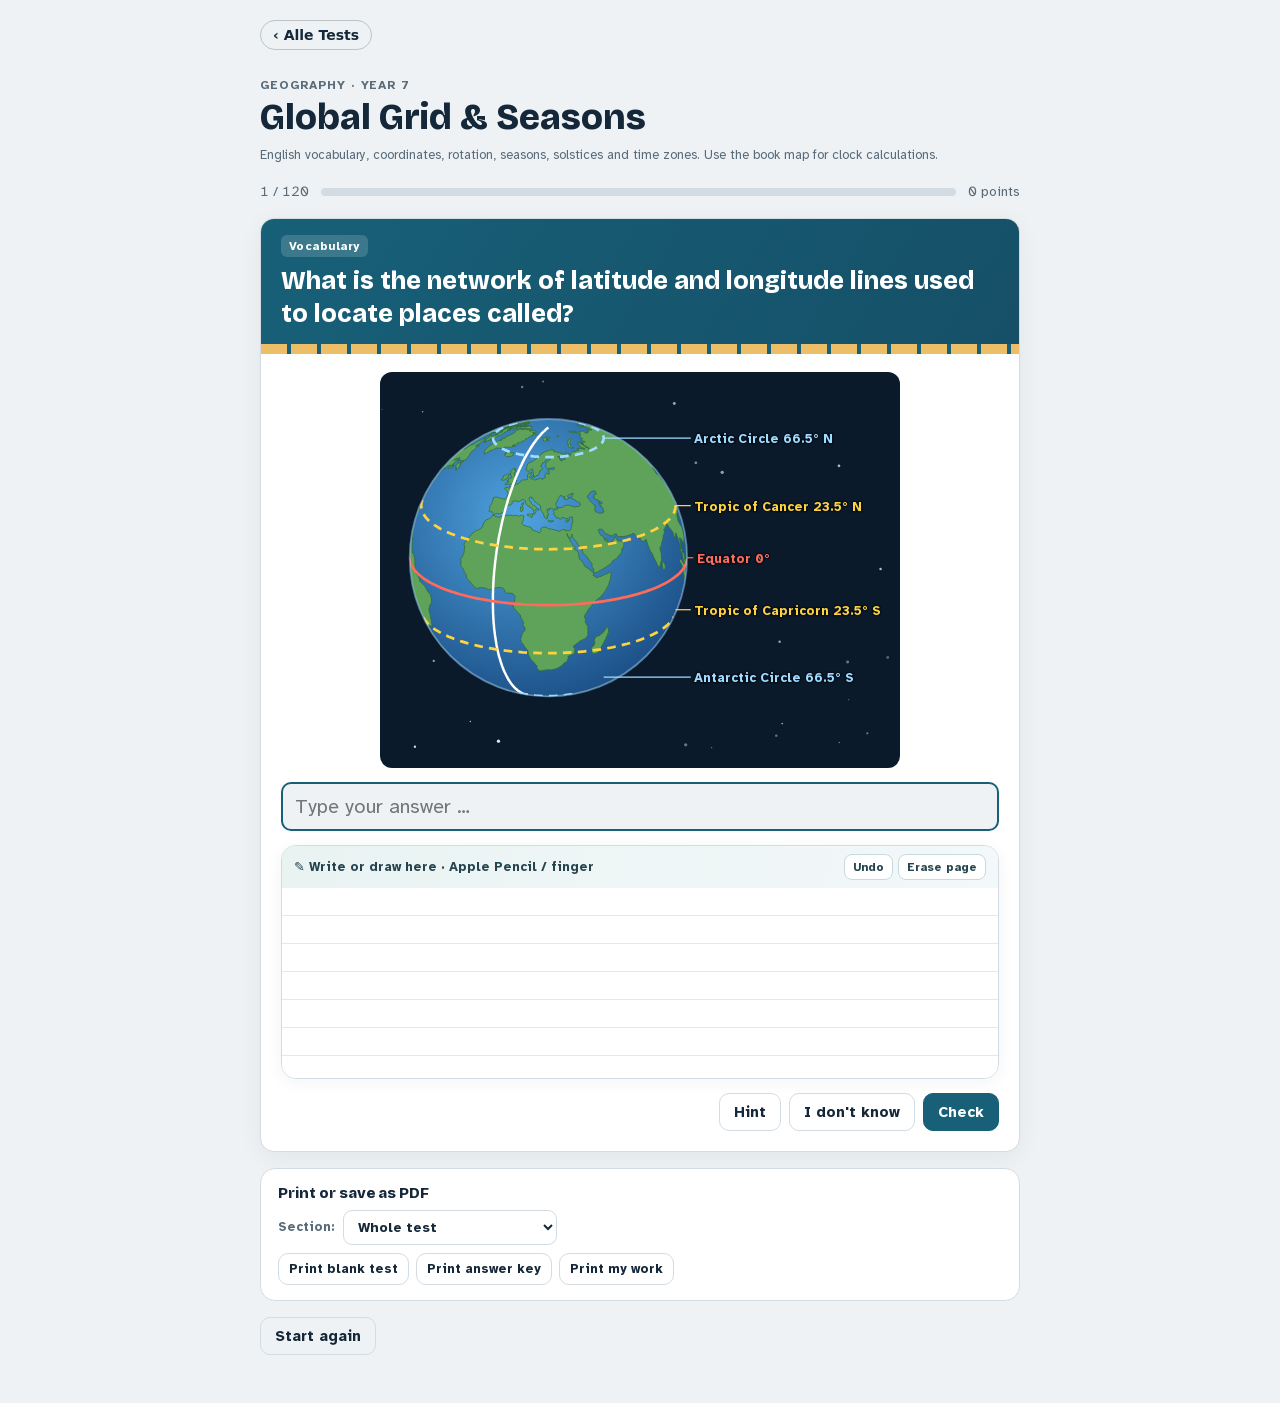
<file: tests/kl7/erdkunde-global-grid-seasons.html>
<!doctype html>
<html lang="en">
<head>
<meta charset="utf-8">
<meta name="robots" content="noindex, nofollow"><meta name="viewport" content="width=device-width, initial-scale=1, viewport-fit=cover">
<title>Global Grid &amp; Seasons | Geography Test</title>
<meta name="hub:area" content="kl7"><meta name="hub:subject" content="Erdkunde BiLi">
<meta name="hub:desc" content="English vocabulary, global grid, solstices and time zones · 120 questions">
<meta name="hub:order" content="20">
<link rel="stylesheet" href="../../fonts/fonts.css"><link rel="stylesheet" href="../../engine/quiz.css"><script src="../../hub.js"></script>
</head><body><div class="wrap"></div><script>
window.TEST = {"key": "erdkunde-global-grid-seasons-v2", "title": "Global Grid & Seasons", "eyebrow": "Geography · Year 7", "subject": "Erdkunde BiLi", "intro": "English vocabulary, coordinates, rotation, seasons, solstices and time zones. Use the book map for clock calculations.", "ui": "en", "speech": "en-GB", "shuffle": false, "questions": [{"part": "Vocabulary", "type": "text", "prompt": "What is the network of latitude and longitude lines used to locate places called?", "accept": ["global grid"], "hint": "Think of a net wrapped around the Earth.", "explain": "<b>global grid<\/b>: What is the network of latitude and longitude lines used to locate places called?", "fig": {"scene": "globe", "lines": ["equator", "tropics", "polar", "meridian"], "deg": true, "spin": 12}}, {"part": "Vocabulary", "type": "text", "prompt": "Which lines circle the Earth from east to west and show how far north or south a place lies?", "accept": ["lines of latitude", "latitude lines", "parallels"], "hint": "They run parallel to the Equator.", "explain": "<b>lines of latitude<\/b>: Which lines circle the Earth from east to west and show how far north or south a place lies?", "fig": {"scene": "globe", "lines": ["equator", "tropics", "polar", "meridian"], "deg": true, "spin": 12}}, {"part": "Vocabulary", "type": "text", "prompt": "Which lines run from the North Pole to the South Pole and show how far east or west a place lies?", "accept": ["lines of longitude", "longitude lines"], "hint": "They meet at the poles.", "explain": "<b>lines of longitude<\/b>: Which lines run from the North Pole to the South Pole and show how far east or west a place lies?", "fig": {"scene": "globe", "lines": ["equator", "tropics", "polar", "meridian"], "deg": true, "spin": 12}}, {"part": "Vocabulary", "type": "text", "prompt": "Which line at 0° latitude divides Earth into northern and southern halves?", "accept": ["Equator"], "hint": "It is the longest latitude line.", "explain": "<b>Equator<\/b>: Which line at 0° latitude divides Earth into northern and southern halves?", "fig": {"scene": "globe", "lines": ["equator", "tropics", "polar", "meridian"], "hl": "eq", "labels": false, "spin": 10}, "explainFig": {"scene": "globe", "lines": ["equator", "tropics", "polar", "meridian"], "hl": "eq", "labels": true, "spin": 10}}, {"part": "Vocabulary", "type": "text", "prompt": "Which 0° line passes through Greenwich and divides eastern and western halves?", "accept": ["Prime Meridian", "Greenwich meridian"], "hint": "It is the starting line for measuring east or west.", "explain": "<b>Prime Meridian<\/b>: Which 0° line passes through Greenwich and divides eastern and western halves?", "fig": {"scene": "globe", "lines": ["equator", "tropics", "polar", "meridian"], "hl": "pm", "labels": false, "spin": 10}, "explainFig": {"scene": "globe", "lines": ["equator", "tropics", "polar", "meridian"], "hl": "pm", "labels": true, "spin": 10}}, {"part": "Vocabulary", "type": "text", "prompt": "Which point lies at 90° N?", "accept": ["North Pole"], "hint": "It is the northern endpoint of Earth’s axis.", "explain": "<b>North Pole<\/b>: Which point lies at 90° N?", "fig": {"scene": "globe", "lines": ["equator", "tropics", "polar", "meridian"], "deg": true, "spin": 12}}, {"part": "Vocabulary", "type": "text", "prompt": "Which point lies at 90° S?", "accept": ["South Pole"], "hint": "It is the southern endpoint of Earth’s axis.", "explain": "<b>South Pole<\/b>: Which point lies at 90° S?", "fig": {"scene": "globe", "lines": ["equator", "tropics", "polar", "meridian"], "deg": true, "spin": 12}}, {"part": "Vocabulary", "type": "text", "prompt": "Which polar circle lies at 66.5° N?", "accept": ["Arctic Circle"], "hint": "It is in the northern polar region.", "explain": "<b>Arctic Circle<\/b>: Which polar circle lies at 66.5° N?", "fig": {"scene": "globe", "lines": ["equator", "tropics", "polar", "meridian"], "hl": "ac", "labels": false, "spin": 10}, "explainFig": {"scene": "globe", "lines": ["equator", "tropics", "polar", "meridian"], "hl": "ac", "labels": true, "spin": 10}}, {"part": "Vocabulary", "type": "text", "prompt": "Which polar circle lies at 66.5° S?", "accept": ["Antarctic Circle"], "hint": "It is in the southern polar region.", "explain": "<b>Antarctic Circle<\/b>: Which polar circle lies at 66.5° S?", "fig": {"scene": "globe", "lines": ["equator", "tropics", "polar", "meridian"], "hl": "anc", "labels": false, "spin": 10}, "explainFig": {"scene": "globe", "lines": ["equator", "tropics", "polar", "meridian"], "hl": "anc", "labels": true, "spin": 10}}, {"part": "Vocabulary", "type": "text", "prompt": "Which tropical line lies at 23.5° N?", "accept": ["Tropic of Cancer"], "hint": "It is north of the Equator.", "explain": "<b>Tropic of Cancer<\/b>: Which tropical line lies at 23.5° N?", "fig": {"scene": "globe", "lines": ["equator", "tropics", "polar", "meridian"], "hl": "tc", "labels": false, "spin": 10}, "explainFig": {"scene": "globe", "lines": ["equator", "tropics", "polar", "meridian"], "hl": "tc", "labels": true, "spin": 10}}, {"part": "Vocabulary", "type": "text", "prompt": "Which tropical line lies at 23.5° S?", "accept": ["Tropic of Capricorn"], "hint": "It is south of the Equator.", "explain": "<b>Tropic of Capricorn<\/b>: Which tropical line lies at 23.5° S?", "fig": {"scene": "globe", "lines": ["equator", "tropics", "polar", "meridian"], "hl": "tcap", "labels": false, "spin": 10}, "explainFig": {"scene": "globe", "lines": ["equator", "tropics", "polar", "meridian"], "hl": "tcap", "labels": true, "spin": 10}}, {"part": "Vocabulary", "type": "text", "prompt": "What is half of a longitude line, running from one pole to the other?", "accept": ["meridian", "a meridian"], "hint": "A complete line goes pole to pole and back.", "explain": "<b>meridian<\/b>: What is half of a longitude line, running from one pole to the other?", "fig": {"scene": "globe", "lines": ["equator", "tropics", "polar", "meridian"], "deg": true, "spin": 12}}, {"part": "Vocabulary", "type": "text", "prompt": "What is the half of Earth north of the Equator called?", "accept": ["Northern Hemisphere"], "hint": "It contains the North Pole.", "explain": "<b>Northern Hemisphere<\/b>: What is the half of Earth north of the Equator called?", "fig": {"scene": "globe", "lines": ["equator", "tropics", "polar", "meridian"], "deg": true, "spin": 12}}, {"part": "Vocabulary", "type": "text", "prompt": "What is the half of Earth south of the Equator called?", "accept": ["Southern Hemisphere"], "hint": "It contains the South Pole.", "explain": "<b>Southern Hemisphere<\/b>: What is the half of Earth south of the Equator called?", "fig": {"scene": "globe", "lines": ["equator", "tropics", "polar", "meridian"], "deg": true, "spin": 12}}, {"part": "Vocabulary", "type": "text", "prompt": "What is the half of Earth east of the 0° line called?", "accept": ["Eastern Hemisphere"], "hint": "Its longitudes carry an E.", "explain": "<b>Eastern Hemisphere<\/b>: What is the half of Earth east of the 0° line called?", "fig": {"scene": "globe", "lines": ["equator", "tropics", "polar", "meridian"], "deg": true, "spin": 12}}, {"part": "Vocabulary", "type": "text", "prompt": "What is the half of Earth west of the 0° line called?", "accept": ["Western Hemisphere"], "hint": "Its longitudes carry a W.", "explain": "<b>Western Hemisphere<\/b>: What is the half of Earth west of the 0° line called?", "fig": {"scene": "globe", "lines": ["equator", "tropics", "polar", "meridian"], "deg": true, "spin": 12}}, {"part": "Vocabulary", "type": "text", "prompt": "What is Earth’s spinning around its own axis called?", "accept": ["rotation", "Earth’s rotation", "Earth rotation"], "hint": "This movement takes about 24 hours.", "explain": "<b>rotation<\/b>: What is Earth’s spinning around its own axis called?", "fig": {"scene": "globe", "sun": "left", "tilt": 0, "rays": true, "spin": 20}}, {"part": "Vocabulary", "type": "text", "prompt": "What is Earth’s journey around the Sun called?", "accept": ["revolution", "Earth’s revolution", "Earth revolution"], "hint": "This movement takes about one year.", "explain": "<b>revolution<\/b>: What is Earth’s journey around the Sun called?", "fig": {"scene": "orbit", "period": 14}}, {"part": "Vocabulary", "type": "text", "prompt": "What is the path of a planet around the Sun called?", "accept": ["orbit", "an orbit"], "hint": "It is the route followed during a year.", "explain": "<b>orbit<\/b>: What is the path of a planet around the Sun called?", "fig": {"scene": "orbit", "period": 14}}, {"part": "Vocabulary", "type": "text", "prompt": "Complete the sentence: Earth moves around the Sun. It is said to ____ the Sun.", "accept": ["to orbit", "orbit"], "hint": "Use the verb for circling another body.", "explain": "<b>to orbit<\/b>: Complete the sentence: Earth moves around the Sun. It is said to to orbit the Sun.", "fig": {"scene": "orbit", "period": 14}}, {"part": "Vocabulary", "type": "text", "prompt": "What invisible line through the poles does Earth spin around?", "accept": ["imaginary axis", "virtual axis", "Earth’s axis", "axis"], "hint": "It is not a physical rod.", "explain": "<b>imaginary axis<\/b>: What invisible line through the poles does Earth spin around?", "fig": {"scene": "globe", "sun": "left", "tilt": 0, "rays": true, "spin": 20}}, {"part": "Vocabulary", "type": "text", "prompt": "What do we call 12 o’clock in the daytime, when the Sun is highest in the sky?", "accept": ["noon", "midday"], "hint": "It is halfway through the day.", "explain": "<b>noon<\/b>: What do we call 12 o’clock in the daytime, when the Sun is highest in the sky?", "fig": {"scene": "globe", "sun": "left", "tilt": 0, "rays": true, "spin": 20}}, {"part": "Vocabulary", "type": "text", "prompt": "What do we call the beams of light and heat coming from the Sun?", "accept": ["Sun’s rays", "sun rays", "sunlight rays"], "hint": "They reach the surface at different angles.", "explain": "<b>Sun’s rays<\/b>: What do we call the beams of light and heat coming from the Sun?", "fig": {"scene": "globe", "lines": ["equator", "tropics", "polar", "meridian"], "deg": true, "spin": 12}}, {"part": "Vocabulary", "type": "text", "prompt": "What three-dimensional shape is Earth described as in the notes?", "accept": ["sphere", "a sphere"], "hint": "Think of a ball.", "explain": "<b>sphere<\/b>: What three-dimensional shape is Earth described as in the notes?", "fig": {"scene": "globe", "lines": ["equator", "tropics", "polar", "meridian"], "deg": true, "spin": 12}}, {"part": "Vocabulary", "type": "text", "prompt": "What is the outer part of Earth that sunlight hits called?", "accept": ["surface", "the surface", "Earth’s surface"], "hint": "It is the outside of a sphere.", "explain": "<b>surface<\/b>: What is the outer part of Earth that sunlight hits called?", "fig": {"scene": "rays", "year": true, "spread": true}}, {"part": "Vocabulary", "type": "text", "prompt": "What do we call the amount of opening between two directions or lines?", "accept": ["angle", "an angle"], "hint": "It can be measured in degrees.", "explain": "<b>angle<\/b>: What do we call the amount of opening between two directions or lines?", "fig": {"scene": "rays", "year": true, "spread": true}}, {"part": "Vocabulary", "type": "text", "prompt": "Which type of sunlight heats a small area more strongly?", "accept": ["vertical rays", "vertical sun rays"], "hint": "The beams arrive more directly.", "explain": "<b>vertical rays<\/b>: Which type of sunlight heats a small area more strongly?", "fig": {"scene": "rays", "year": true, "spread": true}}, {"part": "Vocabulary", "type": "text", "prompt": "Which type of sunlight spreads over a larger area and heats less strongly?", "accept": ["oblique rays", "oblique sun rays"], "hint": "The beams arrive at a slant.", "explain": "<b>oblique rays<\/b>: Which type of sunlight spreads over a larger area and heats less strongly?", "fig": {"scene": "rays", "year": true, "spread": true}}, {"part": "Vocabulary", "type": "text", "prompt": "Complete the sentence: Earth’s axis is not upright; it is ____.", "accept": ["tilted", "inclined"], "hint": "It leans by 23.5°.", "explain": "<b>tilted<\/b>: Complete the sentence: Earth’s axis is not upright; it is tilted.", "fig": {"scene": "orbit", "period": 14}}, {"part": "Vocabulary", "type": "text", "prompt": "What is the English term for “Datumsgrenze”?", "accept": ["international date line"], "hint": "It concerns a change of calendar date.", "explain": "<b>international date line<\/b>: What is the English term for “Datumsgrenze”?", "fig": {"scene": "globe", "lines": ["equator", "tropics", "polar", "meridian"], "deg": true, "spin": 12}}, {"part": "Vocabulary", "type": "text", "prompt": "What abbreviation stands for Central European Time?", "accept": ["CET", "Central European Time"], "hint": "It is the abbreviation, not the full name.", "explain": "<b>CET<\/b>: What abbreviation stands for Central European Time?", "fig": {"scene": "globe", "lines": ["equator", "tropics", "polar", "meridian"], "deg": true, "spin": 12}}, {"part": "Vocabulary", "type": "text", "prompt": "What is the time at a particular place called?", "accept": ["local time"], "hint": "It may be different in another place.", "explain": "<b>local time<\/b>: What is the time at a particular place called?", "fig": {"scene": "globe", "lines": ["equator", "tropics", "polar", "meridian"], "deg": true, "spin": 12}}, {"part": "Vocabulary", "type": "text", "prompt": "What is a region sharing a standard clock time called?", "accept": ["time zone"], "hint": "Different regions can use different clock times.", "explain": "<b>time zone<\/b>: What is a region sharing a standard clock time called?", "fig": {"scene": "globe", "lines": ["equator", "tropics", "polar", "meridian"], "deg": true, "spin": 12}}, {"part": "Vocabulary", "type": "text", "prompt": "In which direction do you turn if you move opposite to the hands of a clock?", "accept": ["anticlockwise", "counterclockwise", "anti-clockwise"], "hint": "Think of reversing a clock’s hands.", "explain": "<b>anticlockwise<\/b>: In which direction do you turn if you move opposite to the hands of a clock?", "fig": {"scene": "globe", "lines": ["equator", "tropics", "polar", "meridian"], "deg": true, "spin": 12}}, {"part": "Vocabulary", "type": "text", "prompt": "What is the morning appearance of the Sun called?", "accept": ["sunrise", "the sunrise"], "hint": "The start of daylight.", "explain": "<b>sunrise<\/b>: What is the morning appearance of the Sun called?", "fig": {"scene": "globe", "sun": "left", "tilt": 0, "rays": true, "spin": 20}}, {"part": "Vocabulary", "type": "text", "prompt": "What is half of a circle called?", "accept": ["semicircle"], "hint": "Its curved edge spans 180°.", "explain": "<b>semicircle<\/b>: What is half of a circle called?", "fig": {"scene": "globe", "lines": ["equator", "tropics", "polar", "meridian"], "deg": true, "spin": 12}}, {"part": "Vocabulary", "type": "text", "prompt": "What is the angle at which the Sun’s rays strike a surface called?", "accept": ["angle of incidence"], "hint": "It affects how concentrated the light is.", "explain": "<b>angle of incidence<\/b>: What is the angle at which the Sun’s rays strike a surface called?", "fig": {"scene": "rays", "year": true, "spread": true}}, {"part": "Vocabulary", "type": "text", "prompt": "What is one half of Earth called?", "accept": ["hemisphere", "a hemisphere"], "hint": "The word literally means half a sphere.", "explain": "<b>hemisphere<\/b>: What is one half of Earth called?", "fig": {"scene": "globe", "lines": ["equator", "tropics", "polar", "meridian"], "deg": true, "spin": 12}}, {"part": "Vocabulary", "type": "text", "prompt": "What do the notes call a steep angle at which sunlight reaches a surface?", "accept": ["high angle"], "hint": "The rays arrive more directly.", "explain": "<b>high angle<\/b>: What do the notes call a steep angle at which sunlight reaches a surface?", "fig": {"scene": "rays", "year": true, "spread": true}}, {"part": "Vocabulary", "type": "text", "prompt": "What do the notes call a shallow angle at which sunlight reaches a surface?", "accept": ["low angle"], "hint": "The rays are more slanted.", "explain": "<b>low angle<\/b>: What do the notes call a shallow angle at which sunlight reaches a surface?", "fig": {"scene": "rays", "year": true, "spread": true}}, {"part": "Vocabulary", "type": "text", "prompt": "What is a long period of daylight in a polar region called?", "accept": ["polar day"], "hint": "The opposite of a long dark period.", "explain": "<b>polar day<\/b>: What is a long period of daylight in a polar region called?", "fig": {"scene": "globe", "lines": ["equator", "tropics", "polar", "meridian"], "deg": true, "spin": 12}}, {"part": "Vocabulary", "type": "text", "prompt": "What is a long period without sunrise in a polar region called?", "accept": ["polar night"], "hint": "The opposite of a long light period.", "explain": "<b>polar night<\/b>: What is a long period without sunrise in a polar region called?", "fig": {"scene": "globe", "lines": ["equator", "tropics", "polar", "meridian"], "deg": true, "spin": 12}}, {"part": "Vocabulary", "type": "text", "prompt": "What is the region around either pole called?", "accept": ["polar zone"], "hint": "It is named after the poles.", "explain": "<b>polar zone<\/b>: What is the region around either pole called?", "fig": {"scene": "globe", "lines": ["equator", "tropics", "polar", "meridian"], "deg": true, "spin": 12}}, {"part": "Vocabulary", "type": "text", "prompt": "What do you call a 90° angle?", "accept": ["right angle", "a right angle"], "hint": "Think of the corner of a rectangle.", "explain": "<b>right angle<\/b>: What do you call a 90° angle?", "fig": {"scene": "globe", "lines": ["equator", "tropics", "polar", "meridian"], "deg": true, "spin": 12}}, {"part": "Vocabulary", "type": "text", "prompt": "What do you call spring, summer, autumn or winter?", "accept": ["season", "a season"], "hint": "There are four in a year.", "explain": "<b>season<\/b>: What do you call spring, summer, autumn or winter?", "fig": {"scene": "orbit", "period": 14}}, {"part": "Vocabulary", "type": "text", "prompt": "What is an Earth zone defined by its amount of solar light and heat called?", "accept": ["solar zone"], "hint": "Its name refers to the Sun.", "explain": "<b>solar zone<\/b>: What is an Earth zone defined by its amount of solar light and heat called?", "fig": {"scene": "rays", "year": true, "spread": true}}, {"part": "Vocabulary", "type": "text", "prompt": "What do the notes call the Sun’s position directly overhead?", "accept": ["sun’s zenith", "sun zenith", "zenith position of the Sun"], "hint": "The Sun is at its highest possible point.", "explain": "<b>sun’s zenith<\/b>: What do the notes call the Sun’s position directly overhead?", "fig": {"scene": "rays", "year": true, "spread": true}}, {"part": "Vocabulary", "type": "text", "prompt": "What is the climate belt between the tropical and polar zones called?", "accept": ["temperate zone"], "hint": "Its name suggests moderate temperatures.", "explain": "<b>temperate zone<\/b>: What is the climate belt between the tropical and polar zones called?", "fig": {"scene": "globe", "lines": ["equator", "tropics", "polar", "meridian"], "deg": true, "spin": 12}}, {"part": "Vocabulary", "type": "text", "prompt": "What is a special latitude line at 23.5° N or 23.5° S called?", "accept": ["tropic", "a tropic"], "hint": "There is one north and one south.", "explain": "<b>tropic<\/b>: What is a special latitude line at 23.5° N or 23.5° S called?", "fig": {"scene": "globe", "lines": ["equator", "tropics", "polar", "meridian"], "deg": true, "spin": 12}}, {"part": "Vocabulary", "type": "text", "prompt": "What is the region around the Equator between the two tropics called?", "accept": ["tropical zone"], "hint": "It is warm in the notes.", "explain": "<b>tropical zone<\/b>: What is the region around the Equator between the two tropics called?", "fig": {"scene": "globe", "lines": ["equator", "tropics", "polar", "meridian"], "deg": true, "spin": 12}}, {"part": "Vocabulary", "type": "text", "prompt": "What English adjective means upright or perpendicular (“senkrecht”)?", "accept": ["vertical"], "hint": "An upright line rather than a slanted one.", "explain": "<b>vertical<\/b>: What English adjective means upright or perpendicular (“senkrecht”)?", "fig": {"scene": "rays", "year": true, "spread": true}}, {"part": "Vocabulary", "type": "text", "prompt": "What English adjective means slanted (“schräg”)?", "accept": ["oblique", "slanted"], "hint": "Neither upright nor horizontal.", "explain": "<b>oblique<\/b>: What English adjective means slanted (“schräg”)?", "fig": {"scene": "rays", "year": true, "spread": true}}, {"part": "Vocabulary", "type": "text", "prompt": "What do we call the part of a day when a place faces the Sun?", "accept": ["daytime"], "hint": "The opposite of nighttime.", "explain": "<b>daytime<\/b>: What do we call the part of a day when a place faces the Sun?", "fig": {"scene": "globe", "sun": "left", "tilt": 0, "rays": true, "spin": 20}}, {"part": "Vocabulary", "type": "text", "prompt": "What do we call the part of a day when a place faces away from the Sun?", "accept": ["nighttime", "night-time"], "hint": "The opposite of daytime.", "explain": "<b>nighttime<\/b>: What do we call the part of a day when a place faces away from the Sun?", "fig": {"scene": "globe", "sun": "left", "tilt": 0, "rays": true, "spin": 20}}, {"part": "Vocabulary", "type": "text", "prompt": "What is the English name for a June or December seasonal turning point?", "accept": ["solstice", "a solstice"], "hint": "It marks a seasonal turning point in the year.", "explain": "<b>solstice<\/b>: A solstice is a June or December turning point in the yearly pattern of sunlight.", "fig": {"scene": "orbit", "period": 14}}, {"part": "Vocabulary", "type": "text", "prompt": "What is the June seasonal turning point in the Northern Hemisphere called?", "accept": ["summer solstice", "June solstice"], "hint": "The book marks the start of northern summer on 21 June.", "explain": "<b>summer solstice<\/b>: The summer solstice is the June turning point linked to the start of northern summer in the book.", "fig": {"scene": "orbit", "period": 14}}, {"part": "Vocabulary", "type": "text", "prompt": "What is the December seasonal turning point in the Northern Hemisphere called?", "accept": ["winter solstice", "December solstice"], "hint": "The book marks the start of northern winter on 21 December.", "explain": "<b>winter solstice<\/b>: The winter solstice is the December turning point linked to the start of northern winter in the book.", "fig": {"scene": "orbit", "period": 14}}, {"part": "Vocabulary", "type": "text", "prompt": "What is the evening disappearance of the Sun called?", "accept": ["sunset", "the sunset"], "hint": "It is the opposite of the morning appearance.", "explain": "<b>sunset<\/b>: Sunset is when the Sun disappears from view in the evening as Earth rotates.", "fig": {"scene": "globe", "sun": "left", "tilt": 0, "rays": true, "spin": 20}}, {"part": "Vocabulary", "type": "text", "prompt": "Complete the sentence: Earth spins on its axis; it is said to ____ .", "accept": ["to rotate", "rotate"], "hint": "It describes spinning around an axis.", "explain": "<b>to rotate<\/b>: To rotate means to spin around an axis; the Earth does this daily.", "fig": {"scene": "globe", "sun": "left", "tilt": 0, "rays": true, "spin": 20}}, {"part": "Vocabulary", "type": "text", "prompt": "What is the shared clock time in a time-zone region called?", "accept": ["zone time", "standard time"], "hint": "It is not a different clock reading for every town.", "explain": "<b>zone time<\/b>: Zone time is the shared clock time used in a region on the map.", "fig": {"scene": "globe", "lines": ["equator", "tropics", "polar", "meridian"], "deg": true, "spin": 12}}, {"part": "Vocabulary", "type": "text", "prompt": "How does the book describe a time-zone region that countries have accepted together?", "accept": ["internationally agreed", "agreed internationally"], "hint": "It is set by agreement rather than by the Sun alone.", "explain": "<b>internationally agreed<\/b>: Internationally agreed means accepted by countries together; the book uses it for time zones.", "fig": {"scene": "globe", "lines": ["equator", "tropics", "polar", "meridian"], "deg": true, "spin": 12}}, {"part": "Vocabulary", "type": "text", "prompt": "What is 31 December, the day before a new year, called?", "accept": ["New Year's Eve", "New Years Eve"], "hint": "The last evening of the calendar year.", "explain": "<b>New Year&#x27;s Eve<\/b>: New Year’s Eve is 31 December, before the date changes to 1 January.", "fig": {"scene": "globe", "lines": ["equator", "tropics", "polar", "meridian"], "deg": true, "spin": 12}}, {"part": "Vocabulary", "type": "text", "prompt": "What is 1 January, the first day of a new year, called?", "accept": ["New Year's Day", "New Years Day"], "hint": "The day after the last evening of the old year.", "explain": "<b>New Year&#x27;s Day<\/b>: New Year’s Day is 1 January, a calendar day after 31 December.", "fig": {"scene": "globe", "lines": ["equator", "tropics", "polar", "meridian"], "deg": true, "spin": 12}}, {"part": "Global grid", "type": "mc", "prompt": "Which lines run east–west, and which run north–south?", "options": ["Latitude: east–west; longitude: north–south", "Latitude: north–south; longitude: east–west", "Both sets run east–west"], "answer": 0, "explain": "Latitude lines run east–west; longitude lines connect the poles.", "fig": {"scene": "globe", "lines": ["equator", "meridian", "tropics", "polar"], "spin": 12, "deg": true, "labels": false}, "explainFig": {"scene": "globe", "lines": ["equator", "tropics", "polar", "meridian"], "deg": true, "spin": 12}}, {"part": "Global grid", "type": "mc", "prompt": "What divides Earth into the Northern and Southern Hemispheres?", "options": ["The Equator", "The Prime Meridian", "The Arctic Circle"], "answer": 0, "explain": "The Equator at 0° latitude separates the northern and southern halves.", "fig": {"scene": "globe", "lines": ["equator", "meridian", "tropics", "polar"], "spin": 12, "deg": true, "labels": false}, "explainFig": {"scene": "globe", "lines": ["equator", "tropics", "polar", "meridian"], "deg": true, "spin": 12}}, {"part": "Global grid", "type": "mc", "prompt": "What divides Earth into the Eastern and Western Hemispheres?", "options": ["The Prime Meridian", "The Equator", "The Tropic of Cancer"], "answer": 0, "explain": "The Prime Meridian at 0° longitude runs through Greenwich.", "fig": {"scene": "globe", "lines": ["equator", "meridian", "tropics", "polar"], "spin": 12, "deg": true, "labels": false}, "explainFig": {"scene": "globe", "lines": ["equator", "tropics", "polar", "meridian"], "deg": true, "spin": 12}}, {"part": "Global grid", "type": "mc", "prompt": "How can you give the exact location of a place?", "options": ["Where a line of latitude meets a line of longitude", "By naming only its hemisphere", "By stating only its distance from the Sun"], "answer": 0, "explain": "A latitude and a longitude intersect at an exact location.", "fig": {"scene": "globe", "lines": ["equator", "meridian", "tropics", "polar"], "spin": 12, "deg": true, "labels": false}, "explainFig": {"scene": "globe", "lines": ["equator", "tropics", "polar", "meridian"], "deg": true, "spin": 12}}, {"part": "Global grid", "type": "mc", "prompt": "How are latitudes in the two hemispheres labelled?", "options": ["N in the north, S in the south", "E in the north, W in the south", "S in the north, N in the south"], "answer": 0, "explain": "N means north of the Equator; S means south.", "fig": {"scene": "globe", "lines": ["equator", "meridian", "tropics", "polar"], "spin": 12, "deg": true, "labels": false}, "explainFig": {"scene": "globe", "lines": ["equator", "tropics", "polar", "meridian"], "deg": true, "spin": 12}}, {"part": "Global grid", "type": "mc", "prompt": "How are longitudes in the two hemispheres labelled?", "options": ["W in the west, E in the east", "N in the west, S in the east", "E in the west, W in the east"], "answer": 0, "explain": "W means west of the Prime Meridian; E means east.", "fig": {"scene": "globe", "lines": ["equator", "meridian", "tropics", "polar"], "spin": 12, "deg": true, "labels": false}, "explainFig": {"scene": "globe", "lines": ["equator", "tropics", "polar", "meridian"], "deg": true, "spin": 12}}, {"part": "Global grid", "type": "mc", "prompt": "Which statement about the poles and the Equator matches the notes?", "options": ["The Equator is the longest latitude line; at the poles the lines shrink to points.", "The poles are the longest latitude lines.", "The Equator is a longitude line."], "answer": 0, "explain": "The Equator is the longest latitude line; the poles are points.", "fig": {"scene": "globe", "lines": ["equator", "meridian", "tropics", "polar"], "spin": 12, "deg": true, "labels": false}, "explainFig": {"scene": "globe", "lines": ["equator", "tropics", "polar", "meridian"], "deg": true, "spin": 12}}, {"part": "Global grid", "type": "num", "prompt": "According to the worksheet, approximately how long is the Equator?", "answer": 40075, "unit": "km", "explain": "The Equator is given as 40,075 km in the worksheet.", "fig": {"scene": "globe", "lines": ["equator", "meridian", "tropics", "polar"], "spin": 12, "deg": true, "labels": false}, "explainFig": {"scene": "globe", "lines": ["equator", "tropics", "polar", "meridian"], "deg": true, "spin": 12}}, {"part": "Global grid", "type": "num", "prompt": "What is the latitude of each pole, in degrees north or south?", "answer": 90, "unit": "degrees", "explain": "The North Pole is 90° N, the South Pole 90° S.", "fig": {"scene": "globe", "lines": ["equator", "meridian", "tropics", "polar"], "spin": 12, "deg": true, "labels": false}, "explainFig": {"scene": "globe", "lines": ["equator", "tropics", "polar", "meridian"], "deg": true, "spin": 12}}, {"part": "Global grid", "type": "num", "prompt": "At what latitude in degrees north is the Arctic Circle?", "answer": 66.5, "unit": "° N", "explain": "The Arctic Circle is at 66.5° N.", "fig": {"scene": "globe", "lines": ["equator", "meridian", "tropics", "polar"], "spin": 12, "deg": true, "labels": false}, "explainFig": {"scene": "globe", "lines": ["equator", "tropics", "polar", "meridian"], "deg": true, "spin": 12}}, {"part": "Global grid", "type": "num", "prompt": "At what latitude in degrees south is the Antarctic Circle?", "answer": 66.5, "unit": "° S", "explain": "The Antarctic Circle is at 66.5° S.", "fig": {"scene": "globe", "lines": ["equator", "meridian", "tropics", "polar"], "spin": 12, "deg": true, "labels": false}, "explainFig": {"scene": "globe", "lines": ["equator", "tropics", "polar", "meridian"], "deg": true, "spin": 12}}, {"part": "Global grid", "type": "num", "prompt": "At what latitude in degrees north is the Tropic of Cancer?", "answer": 23.5, "unit": "° N", "explain": "The Tropic of Cancer lies at 23.5° N.", "fig": {"scene": "globe", "lines": ["equator", "meridian", "tropics", "polar"], "spin": 12, "deg": true, "labels": false}, "explainFig": {"scene": "globe", "lines": ["equator", "tropics", "polar", "meridian"], "deg": true, "spin": 12}}, {"part": "Global grid", "type": "num", "prompt": "At what latitude in degrees south is the Tropic of Capricorn?", "answer": 23.5, "unit": "° S", "explain": "The Tropic of Capricorn lies at 23.5° S.", "fig": {"scene": "globe", "lines": ["equator", "meridian", "tropics", "polar"], "spin": 12, "deg": true, "labels": false}, "explainFig": {"scene": "globe", "lines": ["equator", "tropics", "polar", "meridian"], "deg": true, "spin": 12}}, {"part": "Global grid", "type": "plot", "prompt": "Mark place D from the worksheet: 20° N, 20° W.", "grid": {"x": [-180, 180], "y": [-80, 80], "sx": 20, "sy": 20, "xl": "Longitude (°)", "yl": "Latitude (°)", "label": "Longitude and latitude grid", "land": true}, "points": [[-20, 20]], "snap": [20, 20], "hint": "West is left of 0° longitude; north is above 0° latitude.", "explain": "D is at 20° N / 20° W: longitude −20°, latitude +20°.", "explainFig": {"scene": "globe", "lines": ["equator", "meridian", "grid"], "deg": true, "spin": 13, "labels": true}}, {"part": "Global grid", "type": "plot", "prompt": "Mark the intersection of the Equator and the Prime Meridian.", "grid": {"x": [-180, 180], "y": [-80, 80], "sx": 20, "sy": 20, "xl": "Longitude (°)", "yl": "Latitude (°)", "label": "Longitude and latitude grid", "land": true}, "points": [[0, 0]], "snap": [20, 20], "hint": "Both of these reference lines are at zero degrees.", "explain": "The Equator (0° latitude) meets the Prime Meridian (0° longitude) at (0°, 0°).", "explainFig": {"scene": "globe", "lines": ["equator", "meridian", "grid"], "deg": true, "spin": 13, "labels": true}}, {"part": "Rotation", "type": "mc", "prompt": "What does Earth spin around?", "options": ["An imaginary axis through the poles", "The Equator as a separate ring", "The Sun as its own axis"], "answer": 0, "explain": "Rotation is Earth spinning around its imaginary axis through the North and South Poles.", "fig": {"scene": "globe", "sun": "left", "tilt": 0, "rays": true, "spin": 22}}, {"part": "Rotation", "type": "num", "prompt": "About how many hours does one Earth rotation take?", "answer": 24, "unit": "hours", "explain": "One rotation takes about 24 hours, giving us a day.", "fig": {"scene": "globe", "sun": "left", "tilt": 0, "rays": true, "spin": 22}}, {"part": "Rotation", "type": "mc", "prompt": "Why do different places experience day and night?", "options": ["Earth rotates, and sunlight reaches only one half at a time.", "The Sun stops shining for 12 hours everywhere.", "The Moon covers the Sun every night."], "answer": 0, "explain": "Earth’s rotation turns a place toward and then away from the illuminated half.", "fig": {"scene": "globe", "sun": "left", "tilt": 0, "rays": true, "spin": 22}}, {"part": "Rotation", "type": "mc", "prompt": "In which direction does the Sun appear to rise and set?", "options": ["Rises in the east; sets in the west", "Rises in the west; sets in the east", "Rises and sets at the North Pole"], "answer": 0, "explain": "The worksheet says the Sun rises in the east and sets in the west as Earth turns.", "fig": {"scene": "globe", "sun": "left", "tilt": 0, "rays": true, "spin": 22}}, {"part": "Rotation", "type": "mc", "prompt": "According to the notes, when is the Sun highest in the sky from our standpoint?", "options": ["At 12 o’clock noon", "At midnight", "At sunrise"], "answer": 0, "explain": "The notes identify 12 o’clock noon as the time when the Sun is highest.", "fig": {"scene": "globe", "sun": "left", "tilt": 0, "rays": true, "spin": 22}}, {"part": "Revolution", "type": "mc", "prompt": "What is Earth’s revolution?", "options": ["Its movement around the Sun", "Its daily spin around its own axis", "The Sun moving around Earth"], "answer": 0, "explain": "Revolution is Earth moving around the Sun, not its daily spin.", "fig": {"scene": "orbit", "period": 14}}, {"part": "Revolution", "type": "num", "prompt": "How many days does one revolution take, according to the worksheet?", "answer": 365.25, "unit": "days", "explain": "The worksheet gives approximately 365¼ days for one orbit.", "fig": {"scene": "orbit", "period": 14}}, {"part": "Seasons", "type": "num", "prompt": "By how many degrees is Earth’s axis tilted, according to the notes?", "answer": 23.5, "unit": "degrees", "explain": "The worksheet gives an axial tilt of 23.5°.", "fig": {"scene": "orbit", "period": 14}, "explainFig": {"scene": "rays", "year": true, "spread": true}}, {"part": "Seasons", "type": "mc", "prompt": "Why does the Northern Hemisphere receive more direct sunlight during its summer?", "options": ["Earth’s tilted axis maintains its direction as Earth orbits the Sun.", "Earth stops rotating in June.", "The Sun switches off its light in the Southern Hemisphere."], "answer": 0, "explain": "The persistent axial tilt changes which hemisphere faces the Sun more directly during Earth’s orbit.", "fig": {"scene": "orbit", "period": 14}, "explainFig": {"scene": "rays", "year": true, "spread": true}}, {"part": "Seasons", "type": "mc", "prompt": "Why do more direct rays heat the surface more strongly?", "options": ["Their energy is concentrated on a smaller area.", "They arrive at night instead of day.", "They cover a larger area with the same energy."], "answer": 0, "explain": "More direct rays are concentrated on a smaller area; slanted rays spread out.", "fig": {"scene": "orbit", "period": 14}, "explainFig": {"scene": "rays", "year": true, "spread": true}}, {"part": "Seasons", "type": "mc", "prompt": "What does the worksheet link to revolution together with axial tilt?", "options": ["Seasons and different lengths of day and night", "Only the daily alternation of day and night", "The creation of latitude lines"], "answer": 0, "explain": "The comparison table links seasons and changing day length to revolution; rotation causes daily day and night.", "fig": {"scene": "orbit", "period": 14}, "explainFig": {"scene": "rays", "year": true, "spread": true}}, {"part": "Seasons", "type": "mc", "prompt": "When the Northern Hemisphere has summer, what season does the Southern Hemisphere have?", "options": ["Winter", "Summer", "The same season all year"], "answer": 0, "explain": "The two hemispheres have opposite seasons in the notes.", "fig": {"scene": "orbit", "period": 14}, "explainFig": {"scene": "rays", "year": true, "spread": true}}, {"part": "Seasons", "type": "mc", "prompt": "According to the notes, when is summer in the Southern Hemisphere?", "options": ["Between December and March", "Between June and September", "Only on 21 June"], "answer": 0, "explain": "The notes place Southern Hemisphere summer between December and March.", "fig": {"scene": "orbit", "period": 14}, "explainFig": {"scene": "rays", "year": true, "spread": true}}, {"part": "Seasons", "type": "mc", "prompt": "According to the notes, when is winter in the Northern Hemisphere?", "options": ["Between December and March", "Between June and September", "Between March and September"], "answer": 0, "explain": "The notes place Northern Hemisphere winter between December and March.", "fig": {"scene": "orbit", "period": 14}, "explainFig": {"scene": "rays", "year": true, "spread": true}}, {"part": "Seasons", "type": "mc", "prompt": "Between which months does the North Pole face the Sun, according to the text?", "options": ["March to September", "September to March", "December to March only"], "answer": 0, "explain": "The text states that the North Pole faces the Sun between March and September.", "fig": {"scene": "orbit", "period": 14}, "explainFig": {"scene": "rays", "year": true, "spread": true}}, {"part": "Seasons", "type": "mc", "prompt": "Between which months does the South Pole face the Sun, according to the text?", "options": ["September to March", "March to September", "June to September only"], "answer": 0, "explain": "The text states that the South Pole faces the Sun between September and March.", "fig": {"scene": "orbit", "period": 14}, "explainFig": {"scene": "rays", "year": true, "spread": true}}, {"part": "Seasons", "type": "mc", "prompt": "What do the notes say about the Equator and the poles?", "options": ["The Equator stays hot; the poles receive little heat and remain icy.", "Both Equator and poles receive equal heat.", "The poles receive more direct heat than the Equator."], "answer": 0, "explain": "The notes say the Equator receives much heat year-round, while the poles get little.", "fig": {"scene": "orbit", "period": 14}, "explainFig": {"scene": "rays", "year": true, "spread": true}}, {"part": "Seasons", "type": "mc", "prompt": "Which date is shown under Northern Hemisphere summer in the worksheet diagram?", "options": ["21 June", "21 December", "1 January"], "answer": 0, "explain": "The diagram labels the Northern Hemisphere summer view 21 June.", "fig": {"scene": "orbit", "period": 14}, "explainFig": {"scene": "rays", "year": true, "spread": true}}, {"part": "Seasons", "type": "mc", "prompt": "Which date is shown under Northern Hemisphere winter in the worksheet diagram?", "options": ["21 December", "21 June", "1 July"], "answer": 0, "explain": "The diagram labels the Northern Hemisphere winter view 21 December.", "fig": {"scene": "orbit", "period": 14}, "explainFig": {"scene": "rays", "year": true, "spread": true}}, {"part": "Time zones", "type": "mc", "prompt": "Which of these topics appears in the handwritten vocabulary list but is not explained by a rule or calculation in the notes?", "options": ["Time zones", "Earth’s axial tilt", "The Equator’s latitude"], "answer": 0, "explain": "The handwritten list names time zone and local time, but these pages provide no time-zone calculation rule.", "explainFig": {"scene": "globe", "lines": ["meridian", "dateline", "grid"], "sun": "left", "tilt": 0, "spin": 22}}, {"part": "Time zones", "type": "mc", "prompt": "Why can the Sun set earlier in Berlin than in a place to its west?", "options": ["Earth rotates, so places at different longitudes face the Sun at different times.", "The Sun circles Earth once every hour.", "All locations have sunset at the same clock time."], "answer": 0, "explain": "Earth rotates; sunrise and sunset happen at different times at different longitudes.", "explainFig": {"scene": "globe", "lines": ["meridian", "dateline", "grid"], "sun": "left", "tilt": 0, "spin": 22}}, {"part": "Time zones", "type": "mc", "prompt": "What is a time zone according to the book?", "options": ["An internationally agreed region with the same date and clock time", "A country that has exactly one longitude", "An area where the Sun always rises at the same moment"], "answer": 0, "explain": "A time zone is an agreed region with the same date and clock time; its boundaries roughly follow longitude.", "explainFig": {"scene": "globe", "lines": ["meridian", "dateline", "grid"], "sun": "left", "tilt": 0, "spin": 22}}, {"part": "Time zones", "type": "mc", "prompt": "Why do the borders of time zones not follow longitude lines exactly?", "options": ["They are adjusted so a country need not be divided unfavourably and zones are not too wide.", "The Earth has no longitude lines.", "They must always follow the Equator."], "answer": 0, "explain": "The book says zone boundaries roughly follow longitude but are adjusted around countries and zone width.", "explainFig": {"scene": "globe", "lines": ["meridian", "dateline", "grid"], "sun": "left", "tilt": 0, "spin": 22}}, {"part": "Time zones", "type": "mc", "prompt": "In the book’s idealised 24-zone model, which way do you move your watch when travelling west?", "options": ["Back one hour for each zone", "Forward one hour for each zone", "Keep the same time in every zone"], "answer": 0, "explain": "When travelling west through each idealised zone, the book says to set your watch back one hour.", "explainFig": {"scene": "globe", "lines": ["meridian", "dateline", "grid"], "sun": "left", "tilt": 0, "spin": 22}}, {"part": "Time zones", "type": "mc", "prompt": "Why is there an International Date Line?", "options": ["To correct the one-day mismatch after travelling through time zones all around Earth", "To mark the line where Earth stops rotating", "To divide Earth into northern and southern halves"], "answer": 0, "explain": "The book places the line in the Pacific to resolve the one-day difference after a trip around Earth.", "explainFig": {"scene": "globe", "lines": ["meridian", "dateline", "grid"], "sun": "left", "tilt": 0, "spin": 22}}, {"part": "Time zones", "type": "mc", "prompt": "According to the book’s New Year map, where is it already 1 January when it is still 31 December on the other side of the date line?", "options": ["Tonga", "Niue", "Both places always have the same date"], "answer": 0, "explain": "The book’s map shows Tonga at 00:00 on 1 January and Niue still on 31 December.", "explainFig": {"scene": "globe", "lines": ["meridian", "dateline", "grid"], "sun": "left", "tilt": 0, "spin": 22}}, {"part": "Time zones", "type": "mc", "prompt": "When the M4 map shows CET at 12:00, which pair of local clock times does it show?", "options": ["New York 06:00; Sydney 21:00", "New York 21:00; Sydney 06:00", "New York 12:00; Sydney 12:00"], "answer": 0, "explain": "On M4 the clocks read CET 12:00, New York 06:00 and Sydney 21:00. Use the book map, not daylight-saving changes.", "explainFig": {"scene": "globe", "lines": ["meridian", "dateline", "grid"], "sun": "left", "tilt": 0, "spin": 22}}, {"part": "Solstices", "type": "mc", "prompt": "Which date does the book place at the start of Northern Hemisphere summer?", "options": ["21 June", "21 December", "23 September"], "answer": 0, "explain": "The book’s seasons diagram associates 21 June with the start of northern summer; this is the June solstice.", "fig": {"scene": "orbit", "period": 14}, "explainFig": {"scene": "rays", "year": true, "spread": true}}, {"part": "Solstices", "type": "mc", "prompt": "Which date does the book place at the start of Northern Hemisphere winter?", "options": ["21 December", "21 June", "20 March"], "answer": 0, "explain": "The book’s seasons diagram associates 21 December with the start of northern winter; this is the December solstice.", "fig": {"scene": "orbit", "period": 14}, "explainFig": {"scene": "rays", "year": true, "spread": true}}, {"part": "Solstices", "type": "mc", "prompt": "Where is the Sun’s zenith position at the June seasonal turning point according to the book’s model?", "options": ["Tropic of Cancer (23.5° N)", "Tropic of Capricorn (23.5° S)", "North Pole (90° N)"], "answer": 0, "explain": "On the June date in the book model, the Sun’s zenith is at the Tropic of Cancer, 23.5° N.", "explainFig": {"scene": "globe", "sun": "left", "tilt": 23.5, "rays": true, "lines": ["equator", "tropics", "polar"], "deg": true, "spin": 15}}, {"part": "Solstices", "type": "mc", "prompt": "Where is the Sun’s zenith position at the December seasonal turning point according to the book’s model?", "options": ["Tropic of Capricorn (23.5° S)", "Tropic of Cancer (23.5° N)", "South Pole (90° S)"], "answer": 0, "explain": "On the December date in the book model, the Sun’s zenith is at the Tropic of Capricorn, 23.5° S.", "explainFig": {"scene": "globe", "sun": "left", "tilt": -23.5, "rays": true, "lines": ["equator", "tropics", "polar"], "deg": true, "spin": 15}}, {"part": "Solstices", "type": "mc", "prompt": "Why are the June and December seasonal turning points opposite in the two hemispheres?", "options": ["Earth’s axis stays tilted as Earth orbits the Sun, so the favoured hemisphere changes.", "Earth stops rotating twice each year.", "The Sun heats both hemispheres equally all year."], "answer": 0, "explain": "Earth’s fixed axial tilt during its orbit switches which hemisphere is more directly lit.", "explainFig": {"scene": "globe", "sun": "left", "tilt": 23.5, "rays": true, "lines": ["equator", "tropics", "polar"], "deg": true, "spin": 15}}, {"part": "Solstices", "type": "mc", "prompt": "At the book’s June date, which hemisphere has summer and which has winter?", "options": ["North: summer; south: winter", "North: winter; south: summer", "Both: summer"], "answer": 0, "explain": "The book’s M1 diagram labels northern summer and southern winter on 21 June.", "explainFig": {"scene": "globe", "sun": "left", "tilt": 23.5, "rays": true, "lines": ["equator", "tropics", "polar"], "deg": true, "spin": 15}}, {"part": "Solstices", "type": "mc", "prompt": "What does the book’s seasons chart show beginning on 20 March and 23 September in the Northern Hemisphere?", "options": ["Spring and autumn respectively", "Winter and summer respectively", "Two new time zones"], "answer": 0, "explain": "The diagram lists spring beginning on 20 March and autumn on 23 September; it does not use the term equinox.", "fig": {"scene": "orbit", "period": 14}, "explainFig": {"scene": "rays", "year": true, "spread": true}}, {"part": "Time-zone calculations", "type": "num", "prompt": "In the book’s idealised model, Earth turns 360° in 24 hours. How many degrees correspond to one hour?", "answer": 15, "unit": "degrees", "explain": "360° ÷ 24 hours = 15° per hour in the simplified model. Real political zone borders may differ.", "explainFig": {"scene": "globe", "lines": ["meridian", "dateline", "grid"], "sun": "left", "tilt": 0, "spin": 22}}, {"part": "Time-zone calculations", "type": "num", "prompt": "Idealised solar time: if a place is 30° east of a place where it is 12:00, what is its local clock hour?", "answer": 14, "unit": "o’clock", "explain": "30° ÷ 15° per hour = 2 hours; east is later, so 12:00 + 2 = 14:00.", "hint": "Divide the longitude difference by 15, then decide whether east is later or earlier.", "explainFig": {"scene": "globe", "lines": ["meridian", "dateline", "grid"], "sun": "left", "tilt": 0, "spin": 22}}, {"part": "Time-zone calculations", "type": "num", "prompt": "Idealised solar time: if a place is 45° west of a place where it is 12:00, what is its local clock hour?", "answer": 9, "unit": "o’clock", "explain": "45° ÷ 15° per hour = 3 hours; west is earlier, so 12:00 − 3 = 09:00.", "explainFig": {"scene": "globe", "lines": ["meridian", "dateline", "grid"], "sun": "left", "tilt": 0, "spin": 22}}, {"part": "Time-zone calculations", "type": "num", "prompt": "Use the book’s M4 map (not daylight-saving time): when CET is 12:00, what is the hour in New York?", "answer": 6, "unit": "o’clock", "explain": "M4 shows New York six hours behind CET: 12:00 − 6 = 06:00.", "explainFig": {"scene": "globe", "lines": ["meridian", "dateline", "grid"], "sun": "left", "tilt": 0, "spin": 22}}, {"part": "Time-zone calculations", "type": "num", "prompt": "Use the book’s M4 map: a Sydney concert begins at 20:00 there. What is the CET hour when it begins?", "answer": 11, "unit": "o’clock", "explain": "M4 shows Sydney nine hours ahead of CET. 20:00 − 9 hours = 11:00 CET.", "explainFig": {"scene": "globe", "lines": ["meridian", "dateline", "grid"], "sun": "left", "tilt": 0, "spin": 22}}, {"part": "Time-zone calculations", "type": "num", "prompt": "Use the book’s M4 map: you call New York at 15:00 CET. What is the hour there?", "answer": 9, "unit": "o’clock", "explain": "New York is six hours behind CET on M4: 15:00 − 6 = 09:00.", "explainFig": {"scene": "globe", "lines": ["meridian", "dateline", "grid"], "sun": "left", "tilt": 0, "spin": 22}}, {"part": "Time-zone calculations", "type": "num", "prompt": "Use M4: when it is 23:00 CET, what is the local hour in New York on the same day?", "answer": 17, "unit": "o’clock", "explain": "23:00 − 6 hours = 17:00 in New York, still on the same calendar day.", "explainFig": {"scene": "globe", "lines": ["meridian", "dateline", "grid"], "sun": "left", "tilt": 0, "spin": 22}}, {"part": "Time-zone calculations", "type": "num", "prompt": "Use M4: it is 20:00 CET. What is the hour in Sydney on the following calendar day?", "answer": 5, "unit": "o’clock", "explain": "Sydney is nine hours ahead on M4: 20:00 + 9 = 29:00, i.e. 05:00 the next day.", "explainFig": {"scene": "globe", "lines": ["meridian", "dateline", "grid"], "sun": "left", "tilt": 0, "spin": 22}}]};
</script><script src="../../engine/land.js"></script><script src="../../engine/scenes.js"></script><script src="../../engine/quiz.js"></script></body></html>
</file>
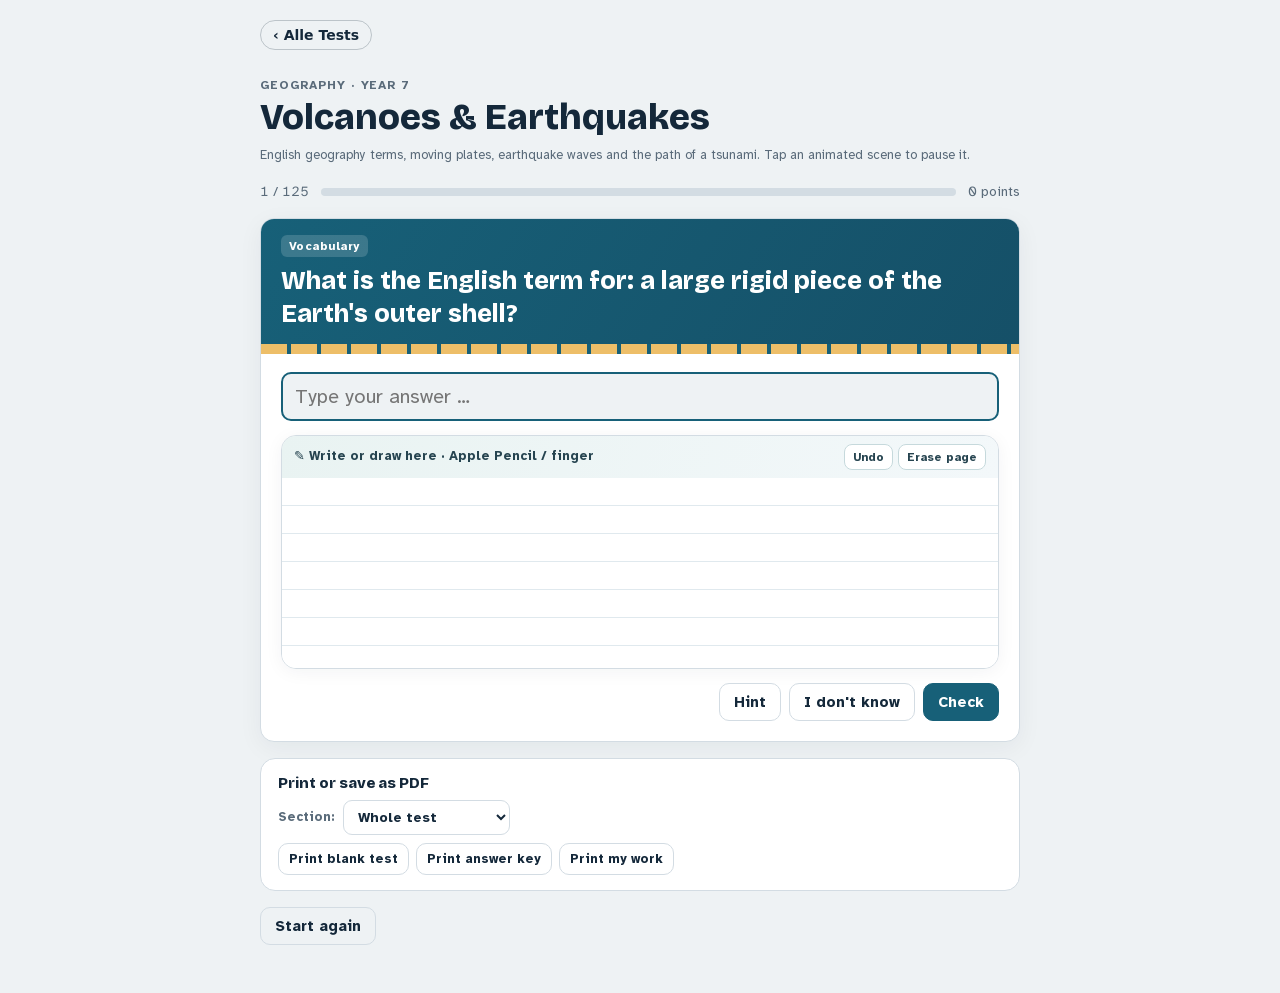
<file: tests/kl7/erdkunde-vulcanoes-earthquakes.html>
<!doctype html><html lang="en"><head><meta charset="utf-8">
<meta name="robots" content="noindex, nofollow"><meta name="viewport" content="width=device-width, initial-scale=1, viewport-fit=cover"><title>Volcanoes &amp; Earthquakes | Geography Test</title><meta name="hub:area" content="kl7"><meta name="hub:subject" content="Erdkunde BiLi"><meta name="hub:desc" content="Tectonic plates, earthquakes, volcanoes, tsunamis and English vocabulary · 125 questions"><meta name="hub:order" content="15"><link rel="stylesheet" href="../../fonts/fonts.css"><link rel="stylesheet" href="../../engine/quiz.css"><script src="../../hub.js"></script></head><body><div class="wrap"></div><script>window.TEST = {"key": "erdkunde-vulcanoes-earthquakes-v1", "title": "Volcanoes & Earthquakes", "eyebrow": "Geography · Year 7", "subject": "Erdkunde BiLi", "intro": "English geography terms, moving plates, earthquake waves and the path of a tsunami. Tap an animated scene to pause it.", "ui": "en", "speech": "en-GB", "shuffle": false, "questions": [{"part": "Vocabulary", "type": "text", "prompt": "What is the English term for: a large rigid piece of the Earth's outer shell?", "accept": ["tectonic plate", "tectonic plates"], "hint": "Describe the process or place in your own words before naming it.", "explain": "<b>tectonic plate<\/b> means a large rigid piece of the Earth's outer shell.", "explainFig": {"scene": "plates", "kind": "transform"}}, {"part": "Vocabulary", "type": "text", "prompt": "What is the English term for: the study of the movement of the Earth's rigid plates?", "accept": ["plate tectonics"], "hint": "Describe the process or place in your own words before naming it.", "explain": "<b>plate tectonics<\/b> means the study of the movement of the Earth's rigid plates.", "explainFig": {"scene": "plates", "kind": "divergent"}}, {"part": "Vocabulary", "type": "text", "prompt": "What is the English term for: shaking caused by a sudden release of stored tension?", "accept": ["earthquake", "earthquakes"], "hint": "Describe the process or place in your own words before naming it.", "explain": "<b>earthquake<\/b> means shaking caused by a sudden release of stored tension.", "explainFig": {"scene": "quake"}}, {"part": "Vocabulary", "type": "text", "prompt": "What is the English term for: the point inside the Earth where an earthquake starts?", "accept": ["seismic focus", "focus", "earthquake focus", "hypocentre", "hypocenter"], "hint": "Describe the process or place in your own words before naming it.", "explain": "<b>seismic focus<\/b> means the point inside the Earth where an earthquake starts.", "explainFig": {"scene": "quake"}}, {"part": "Vocabulary", "type": "text", "prompt": "What is the English term for: more than one underground starting point of earthquakes?", "accept": ["earthquake foci", "seismic foci"], "hint": "Describe the process or place in your own words before naming it.", "explain": "<b>earthquake foci<\/b> means more than one underground starting point of earthquakes.", "explainFig": {"scene": "quake"}}, {"part": "Vocabulary", "type": "text", "prompt": "What is the English term for: vibrations that travel outward from an earthquake's focus?", "accept": ["seismic waves", "seismic wave"], "hint": "Describe the process or place in your own words before naming it.", "explain": "<b>seismic waves<\/b> means vibrations that travel outward from an earthquake's focus.", "explainFig": {"scene": "quake"}}, {"part": "Vocabulary", "type": "text", "prompt": "What is the English term for: the surface point directly above an earthquake's focus?", "accept": ["epicentre", "epicenter"], "hint": "Describe the process or place in your own words before naming it.", "explain": "<b>epicentre<\/b> means the surface point directly above an earthquake's focus.", "explainFig": {"scene": "quake"}}, {"part": "Vocabulary", "type": "text", "prompt": "What is the English term for: the named scale used in the book to describe earthquake strength?", "accept": ["Richter scale"], "hint": "Describe the process or place in your own words before naming it.", "explain": "<b>Richter scale<\/b> means the named scale used in the book to describe earthquake strength.", "explainFig": {"scene": "quake"}}, {"part": "Vocabulary", "type": "text", "prompt": "What is the English term for: the full model phrase for an example earthquake of strength 7.7?", "accept": ["magnitude of 7.7 on the Richter scale", "a magnitude of 7.7 on the Richter scale"], "hint": "Describe the process or place in your own words before naming it.", "explain": "<b>magnitude of 7.7 on the Richter scale<\/b> means the full model phrase for an example earthquake of strength 7.7.", "explainFig": {"scene": "quake"}}, {"part": "Vocabulary", "type": "text", "prompt": "What is the English term for: stress that builds when rough plate edges catch?", "accept": ["tension"], "hint": "Describe the process or place in your own words before naming it.", "explain": "<b>tension<\/b> means stress that builds when rough plate edges catch.", "explainFig": {"scene": "plates", "kind": "transform"}}, {"part": "Vocabulary", "type": "text", "prompt": "What is the English term for: the solid outer layer beneath continents?", "accept": ["continental crust"], "hint": "Describe the process or place in your own words before naming it.", "explain": "<b>continental crust<\/b> means the solid outer layer beneath continents.", "explainFig": {"scene": "plates", "kind": "subduction"}}, {"part": "Vocabulary", "type": "text", "prompt": "What is the English term for: the solid outer layer beneath the sea?", "accept": ["oceanic crust"], "hint": "Describe the process or place in your own words before naming it.", "explain": "<b>oceanic crust<\/b> means the solid outer layer beneath the sea.", "explainFig": {"scene": "plates", "kind": "subduction"}}, {"part": "Vocabulary", "type": "text", "prompt": "What is the English term for: the hot centre of the Earth?", "accept": ["Earth's core", "core"], "hint": "Describe the process or place in your own words before naming it.", "explain": "<b>Earth&#x27;s core<\/b> means the hot centre of the Earth.", "explainFig": {"scene": "plates", "kind": "divergent"}}, {"part": "Vocabulary", "type": "text", "prompt": "What is the English term for: the outer rocky layer of the Earth?", "accept": ["Earth's crust", "crust"], "hint": "Describe the process or place in your own words before naming it.", "explain": "<b>Earth&#x27;s crust<\/b> means the outer rocky layer of the Earth.", "explainFig": {"scene": "plates", "kind": "divergent"}}, {"part": "Vocabulary", "type": "text", "prompt": "What is the English term for: the layer between the crust and the core?", "accept": ["Earth's mantle", "mantle"], "hint": "Describe the process or place in your own words before naming it.", "explain": "<b>Earth&#x27;s mantle<\/b> means the layer between the crust and the core.", "explainFig": {"scene": "plates", "kind": "divergent"}}, {"part": "Vocabulary", "type": "text", "prompt": "What is the English term for: a circulating flow in the mantle driven by heat from within Earth?", "accept": ["convection current", "convection currents"], "hint": "Describe the process or place in your own words before naming it.", "explain": "<b>convection current<\/b> means a circulating flow in the mantle driven by heat from within Earth.", "explainFig": {"scene": "plates", "kind": "divergent"}}, {"part": "Vocabulary", "type": "text", "prompt": "What is the English term for: a deep depression in the ocean floor near a plate boundary?", "accept": ["deep sea trench", "trench", "deep-sea trench"], "hint": "Describe the process or place in your own words before naming it.", "explain": "<b>deep sea trench<\/b> means a deep depression in the ocean floor near a plate boundary.", "explainFig": {"scene": "plates", "kind": "subduction"}}, {"part": "Vocabulary", "type": "text", "prompt": "What is the English term for: a raised undersea feature where new ocean crust is made?", "accept": ["ridge", "mid-ocean ridge"], "hint": "Describe the process or place in your own words before naming it.", "explain": "<b>ridge<\/b> means a raised undersea feature where new ocean crust is made.", "explainFig": {"scene": "plates", "kind": "divergent"}}, {"part": "Vocabulary", "type": "text", "prompt": "What is the English term for: a curved chain of islands above a plate boundary?", "accept": ["island arc", "island arcs"], "hint": "Describe the process or place in your own words before naming it.", "explain": "<b>island arc<\/b> means a curved chain of islands above a plate boundary.", "explainFig": {"scene": "plates", "kind": "subduction"}}, {"part": "Vocabulary", "type": "text", "prompt": "What is the English term for: layers of rock, compared as evidence for former joined continents?", "accept": ["strata", "rock strata"], "hint": "Describe the process or place in your own words before naming it.", "explain": "<b>strata<\/b> means layers of rock, compared as evidence for former joined continents.", "explainFig": {"scene": "plates", "kind": "collision"}}, {"part": "Vocabulary", "type": "text", "prompt": "What is the English term for: very hot melted rock inside Earth?", "accept": ["molten rock", "magma"], "hint": "Describe the process or place in your own words before naming it.", "explain": "<b>molten rock<\/b> means very hot melted rock inside Earth.", "explainFig": {"scene": "volcano"}}, {"part": "Vocabulary", "type": "text", "prompt": "What is the English term for: thick and slow-flowing rather than runny?", "accept": ["viscous"], "hint": "Describe the process or place in your own words before naming it.", "explain": "<b>viscous<\/b> means thick and slow-flowing rather than runny.", "explainFig": {"scene": "volcano"}}, {"part": "Vocabulary", "type": "text", "prompt": "What is the English term for: very large in extent?", "accept": ["vast"], "hint": "Describe the process or place in your own words before naming it.", "explain": "<b>vast<\/b> means very large in extent.", "explainFig": {"scene": "plates", "kind": "divergent"}}, {"part": "Vocabulary", "type": "text", "prompt": "What is the English term for: observations used to support a scientific idea?", "accept": ["evidence"], "hint": "Describe the process or place in your own words before naming it.", "explain": "<b>evidence<\/b> means observations used to support a scientific idea.", "explainFig": {"scene": "plates", "kind": "collision"}}, {"part": "Vocabulary", "type": "text", "prompt": "What is the English term for: to move like a liquid?", "accept": ["flow", "to flow"], "hint": "Describe the process or place in your own words before naming it.", "explain": "<b>flow<\/b> means to move like a liquid.", "explainFig": {"scene": "plates", "kind": "divergent"}}, {"part": "Vocabulary", "type": "text", "prompt": "What is the English term for: the result when magma rises and cools where plates move apart?", "accept": ["new crust is formed", "new ocean crust is formed"], "hint": "Describe the process or place in your own words before naming it.", "explain": "<b>new crust is formed<\/b> means the result when magma rises and cools where plates move apart.", "explainFig": {"scene": "plates", "kind": "divergent"}}, {"part": "Vocabulary", "type": "text", "prompt": "What is the English term for: Wegener's proposed ancient supercontinent, meaning the whole Earth?", "accept": ["Pangaea", "Pangea"], "hint": "Describe the process or place in your own words before naming it.", "explain": "<b>Pangaea<\/b> means Wegener's proposed ancient supercontinent, meaning the whole Earth.", "explainFig": {"scene": "globe", "lines": ["grid"], "spin": 12}}, {"part": "Vocabulary", "type": "text", "prompt": "What is the English term for: a large sea wave set off by an undersea earthquake or landslide?", "accept": ["tsunami", "tsunamis"], "hint": "Describe the process or place in your own words before naming it.", "explain": "<b>tsunami<\/b> means a large sea wave set off by an undersea earthquake or landslide.", "explainFig": {"scene": "tsunami"}}, {"part": "Vocabulary", "type": "text", "prompt": "What is the English term for: a natural event with very serious consequences?", "accept": ["natural disaster", "natural disasters"], "hint": "Describe the process or place in your own words before naming it.", "explain": "<b>natural disaster<\/b> means a natural event with very serious consequences.", "explainFig": {"scene": "tsunami"}}, {"part": "Vocabulary", "type": "text", "prompt": "What is the English term for: very severe results of a disaster?", "accept": ["catastrophic consequences", "catastrophic effects"], "hint": "Describe the process or place in your own words before naming it.", "explain": "<b>catastrophic consequences<\/b> means very severe results of a disaster.", "explainFig": {"scene": "tsunami"}}, {"part": "Vocabulary", "type": "text", "prompt": "What is the English term for: a series connecting events to their effects?", "accept": ["causal chain", "chain of causes and effects"], "hint": "Describe the process or place in your own words before naming it.", "explain": "<b>causal chain<\/b> means a series connecting events to their effects.", "explainFig": {"scene": "tsunami"}}, {"part": "Vocabulary", "type": "text", "prompt": "What is the English term for: impacted by a disaster?", "accept": ["affected"], "hint": "Describe the process or place in your own words before naming it.", "explain": "<b>affected<\/b> means impacted by a disaster.", "explainFig": {"scene": "tsunami"}}, {"part": "Vocabulary", "type": "text", "prompt": "What is the English term for: a densely populated group of urban areas?", "accept": ["agglomeration"], "hint": "Describe the process or place in your own words before naming it.", "explain": "<b>agglomeration<\/b> means a densely populated group of urban areas.", "explainFig": {"scene": "globe", "lines": ["grid"], "spin": 12}}, {"part": "Vocabulary", "type": "text", "prompt": "What is the English term for: backup electricity needed when ordinary power fails?", "accept": ["emergency power supply", "backup power supply"], "hint": "Describe the process or place in your own words before naming it.", "explain": "<b>emergency power supply<\/b> means backup electricity needed when ordinary power fails.", "explainFig": {"scene": "tsunami"}}, {"part": "Vocabulary", "type": "text", "prompt": "What is the English term for: a facility that produces electricity using nuclear fuel?", "accept": ["nuclear power station", "nuclear power plant"], "hint": "Describe the process or place in your own words before naming it.", "explain": "<b>nuclear power station<\/b> means a facility that produces electricity using nuclear fuel.", "explainFig": {"scene": "tsunami"}}, {"part": "Vocabulary", "type": "text", "prompt": "What is the English term for: the reactor parts that became dangerously hot after cooling failed?", "accept": ["fuel rods"], "hint": "Describe the process or place in your own words before naming it.", "explain": "<b>fuel rods<\/b> means the reactor parts that became dangerously hot after cooling failed.", "explainFig": {"scene": "tsunami"}}, {"part": "Vocabulary", "type": "text", "prompt": "What is the English term for: a severe nuclear accident involving overheating reactor fuel?", "accept": ["meltdown"], "hint": "Describe the process or place in your own words before naming it.", "explain": "<b>meltdown<\/b> means a severe nuclear accident involving overheating reactor fuel.", "explainFig": {"scene": "tsunami"}}, {"part": "Vocabulary", "type": "text", "prompt": "What is the English term for: to cover an area with water; also the resulting inundation?", "accept": ["flood", "to flood", "flooding"], "hint": "Describe the process or place in your own words before naming it.", "explain": "<b>flood<\/b> means to cover an area with water; also the resulting inundation.", "explainFig": {"scene": "tsunami"}}, {"part": "Vocabulary", "type": "text", "prompt": "What is the English term for: a sudden movement of land that can also trigger a tsunami?", "accept": ["landslide", "landslides"], "hint": "Describe the process or place in your own words before naming it.", "explain": "<b>landslide<\/b> means a sudden movement of land that can also trigger a tsunami.", "explainFig": {"scene": "tsunami"}}, {"part": "Vocabulary", "type": "text", "prompt": "What is the English term for: a sheltered place where ships dock?", "accept": ["harbour", "harbor"], "hint": "Describe the process or place in your own words before naming it.", "explain": "<b>harbour<\/b> means a sheltered place where ships dock.", "explainFig": {"scene": "tsunami"}}, {"part": "Vocabulary", "type": "text", "prompt": "What is the English term for: water with little depth near the coast?", "accept": ["shallow water"], "hint": "Describe the process or place in your own words before naming it.", "explain": "<b>shallow water<\/b> means water with little depth near the coast.", "explainFig": {"scene": "tsunami"}}, {"part": "Vocabulary", "type": "text", "prompt": "What is the English term for: very seriously harmed or broken?", "accept": ["heavily damaged"], "hint": "Describe the process or place in your own words before naming it.", "explain": "<b>heavily damaged<\/b> means very seriously harmed or broken.", "explainFig": {"scene": "tsunami"}}, {"part": "Vocabulary", "type": "text", "prompt": "What is the English term for: a phrase meaning that the wave rushed across the coast?", "accept": ["the wave swept the coast", "the wave swept over the coast"], "hint": "Describe the process or place in your own words before naming it.", "explain": "<b>the wave swept the coast<\/b> means a phrase meaning that the wave rushed across the coast.", "explainFig": {"scene": "tsunami"}}, {"part": "Vocabulary", "type": "text", "prompt": "What is the English term for: a good sent out of a country for sale abroad?", "accept": ["export", "exports"], "hint": "Describe the process or place in your own words before naming it.", "explain": "<b>export<\/b> means a good sent out of a country for sale abroad.", "explainFig": {"scene": "globe", "lines": ["grid"], "spin": 12}}, {"part": "Vocabulary", "type": "text", "prompt": "What is the English term for: a good brought into a country from abroad?", "accept": ["import", "imports"], "hint": "Describe the process or place in your own words before naming it.", "explain": "<b>import<\/b> means a good brought into a country from abroad.", "explainFig": {"scene": "globe", "lines": ["grid"], "spin": 12}}, {"part": "Vocabulary", "type": "text", "prompt": "What is the English term for: at the edges where tectonic plates meet?", "accept": ["at the plate margins", "at plate margins"], "hint": "Describe the process or place in your own words before naming it.", "explain": "<b>at the plate margins<\/b> means at the edges where tectonic plates meet.", "explainFig": {"scene": "plates", "kind": "transform"}}, {"part": "Vocabulary", "type": "text", "prompt": "What is the English term for: at a distance from the edges of tectonic plates?", "accept": ["away from the plate margins", "away from plate margins"], "hint": "Describe the process or place in your own words before naming it.", "explain": "<b>away from the plate margins<\/b> means at a distance from the edges of tectonic plates.", "explainFig": {"scene": "plates", "kind": "transform"}}, {"part": "Vocabulary", "type": "text", "prompt": "What is the English term for: a phrase for two plates coming together, allowing tension to build?", "accept": ["plates move towards each other", "plates collide", "plates move towards each other tension is built up"], "hint": "Describe the process or place in your own words before naming it.", "explain": "<b>plates move towards each other<\/b> means a phrase for two plates coming together, allowing tension to build.", "explainFig": {"scene": "plates", "kind": "collision"}}, {"part": "Vocabulary", "type": "text", "prompt": "What is the English term for: a phrase for plates separating as magma rises and new crust forms?", "accept": ["plates move away from each other", "plates spread apart", "plates move away from each other new ocean floor is created magma rises up"], "hint": "Describe the process or place in your own words before naming it.", "explain": "<b>plates move away from each other<\/b> means a phrase for plates separating as magma rises and new crust forms.", "explainFig": {"scene": "plates", "kind": "divergent"}}, {"part": "Vocabulary", "type": "text", "prompt": "What is the English term for: a phrase for two plates moving past each other while tension builds?", "accept": ["plates slide alongside each other", "plates slide past each other", "plates slide alongside each other tension is built up"], "hint": "Describe the process or place in your own words before naming it.", "explain": "<b>plates slide alongside each other<\/b> means a phrase for two plates moving past each other while tension builds.", "explainFig": {"scene": "plates", "kind": "transform"}}, {"part": "Vocabulary", "type": "text", "prompt": "What is the English term for: a sentence starter to give the underground position where an earthquake begins?", "accept": ["the seismic focus is located", "the seismic focus of an earthquake is located"], "hint": "Describe the process or place in your own words before naming it.", "explain": "<b>the seismic focus is located<\/b> means a sentence starter to give the underground position where an earthquake begins.", "explainFig": {"scene": "quake"}}, {"part": "Vocabulary", "type": "text", "prompt": "What is the English term for: a sentence starter to give the surface point above the focus?", "accept": ["the epicentre lies", "the epicenter lies"], "hint": "Describe the process or place in your own words before naming it.", "explain": "<b>the epicentre lies<\/b> means a sentence starter to give the surface point above the focus.", "explainFig": {"scene": "quake"}}, {"part": "Vocabulary", "type": "text", "prompt": "What is the English term for: a sentence starter for how vibrations spread away from the focus?", "accept": ["from there the seismic waves travel", "from there seismic waves travel"], "hint": "Describe the process or place in your own words before naming it.", "explain": "<b>from there the seismic waves travel<\/b> means a sentence starter for how vibrations spread away from the focus.", "explainFig": {"scene": "quake"}}, {"part": "Vocabulary", "type": "text", "prompt": "What is the English term for: a comparative phrase for greater shaking nearer the epicentre?", "accept": ["the closer the stronger", "the closer to the epicentre the stronger the shaking"], "hint": "Describe the process or place in your own words before naming it.", "explain": "<b>the closer the stronger<\/b> means a comparative phrase for greater shaking nearer the epicentre.", "explainFig": {"scene": "quake"}}, {"part": "Vocabulary", "type": "text", "prompt": "What is the English term for: the Earth's hard outer shell, including crust and solid upper mantle?", "accept": ["lithosphere"], "hint": "Describe the process or place in your own words before naming it.", "explain": "<b>lithosphere<\/b> means the Earth's hard outer shell, including crust and solid upper mantle.", "explainFig": {"scene": "plates", "kind": "collision"}}, {"part": "Vocabulary", "type": "text", "prompt": "What is the English term for: the place where two moving tectonic plates meet?", "accept": ["plate margin", "plate boundary", "plate margins"], "hint": "Describe the process or place in your own words before naming it.", "explain": "<b>plate margin<\/b> means the place where two moving tectonic plates meet.", "explainFig": {"scene": "plates", "kind": "transform"}}, {"part": "Vocabulary", "type": "text", "prompt": "What is the English term for: hot molten material that can rise where plates separate?", "accept": ["magma"], "hint": "Describe the process or place in your own words before naming it.", "explain": "<b>magma<\/b> means hot molten material that can rise where plates separate.", "explainFig": {"scene": "volcano"}}, {"part": "Vocabulary", "type": "text", "prompt": "What is the English term for: a mountain or opening where molten material can reach the Earth's surface?", "accept": ["volcano", "volcanoes"], "hint": "Describe the process or place in your own words before naming it.", "explain": "<b>volcano<\/b> means a mountain or opening where molten material can reach the Earth's surface.", "explainFig": {"scene": "volcano"}}, {"part": "Vocabulary", "type": "text", "prompt": "What is the English term for: the movement of one plate down beneath another?", "accept": ["subduction", "subduction zone"], "hint": "Describe the process or place in your own words before naming it.", "explain": "<b>subduction<\/b> means the movement of one plate down beneath another.", "explainFig": {"scene": "plates", "kind": "subduction"}}, {"part": "Vocabulary", "type": "text", "prompt": "What is the English term for: a boundary where tectonic plates move together?", "accept": ["convergent boundary", "convergent plate boundary"], "hint": "Describe the process or place in your own words before naming it.", "explain": "<b>convergent boundary<\/b> means a boundary where tectonic plates move together.", "explainFig": {"scene": "plates", "kind": "collision"}}, {"part": "Vocabulary", "type": "text", "prompt": "What is the English term for: plates pushing against one another?", "accept": ["collision", "colliding"], "hint": "Describe the process or place in your own words before naming it.", "explain": "<b>collision<\/b> means plates pushing against one another.", "explainFig": {"scene": "plates", "kind": "collision"}}, {"part": "Vocabulary", "type": "text", "prompt": "What is the English term for: a boundary where tectonic plates move apart?", "accept": ["divergent boundary", "divergent plate boundary"], "hint": "Describe the process or place in your own words before naming it.", "explain": "<b>divergent boundary<\/b> means a boundary where tectonic plates move apart.", "explainFig": {"scene": "plates", "kind": "divergent"}}, {"part": "Vocabulary", "type": "text", "prompt": "What is the English term for: a boundary where tectonic plates slide past each other?", "accept": ["transform boundary", "transform fault"], "hint": "Describe the process or place in your own words before naming it.", "explain": "<b>transform boundary<\/b> means a boundary where tectonic plates slide past each other.", "explainFig": {"scene": "plates", "kind": "transform"}}, {"part": "Vocabulary", "type": "text", "prompt": "What is the English term for: the study of the structure of Earth's lithosphere?", "accept": ["tectonics"], "hint": "Describe the process or place in your own words before naming it.", "explain": "<b>tectonics<\/b> means the study of the structure of Earth's lithosphere.", "explainFig": {"scene": "plates", "kind": "collision"}}, {"part": "Vocabulary", "type": "text", "prompt": "What is the English term for: extreme destruction caused by a disaster?", "accept": ["devastation"], "hint": "Describe the process or place in your own words before naming it.", "explain": "<b>devastation<\/b> means extreme destruction caused by a disaster.", "explainFig": {"scene": "quake"}}, {"part": "Vocabulary", "type": "text", "prompt": "What is the English term for: a pipe used to carry oil that can break during an earthquake?", "accept": ["oil pipeline", "oil pipelines"], "hint": "Describe the process or place in your own words before naming it.", "explain": "<b>oil pipeline<\/b> means a pipe used to carry oil that can break during an earthquake.", "explainFig": {"scene": "quake"}}, {"part": "Vocabulary", "type": "text", "prompt": "What is the English term for: an industrial facility processing oil that can be damaged by an earthquake?", "accept": ["oil refinery", "oil refineries"], "hint": "Describe the process or place in your own words before naming it.", "explain": "<b>oil refinery<\/b> means an industrial facility processing oil that can be damaged by an earthquake.", "explainFig": {"scene": "quake"}}, {"part": "Vocabulary", "type": "text", "prompt": "What is the English term for: uneven, as the plate edges that catch on each other?", "accept": ["rough"], "hint": "Describe the process or place in your own words before naming it.", "explain": "<b>rough<\/b> means uneven, as the plate edges that catch on each other.", "explainFig": {"scene": "plates", "kind": "transform"}}, {"part": "Vocabulary", "type": "text", "prompt": "What is the English term for: very serious or strong, as an earthquake?", "accept": ["severe"], "hint": "Describe the process or place in your own words before naming it.", "explain": "<b>severe<\/b> means very serious or strong, as an earthquake.", "explainFig": {"scene": "quake"}}, {"part": "Vocabulary", "type": "text", "prompt": "What is the English term for: to move from side to side, as houses can during a quake?", "accept": ["sway"], "hint": "Describe the process or place in your own words before naming it.", "explain": "<b>sway<\/b> means to move from side to side, as houses can during a quake.", "explainFig": {"scene": "quake"}}, {"part": "Vocabulary", "type": "text", "prompt": "What is the English term for: a device that can record shaking too weak for people to feel?", "accept": ["seismograph", "seismographs"], "hint": "Describe the process or place in your own words before naming it.", "explain": "<b>seismograph<\/b> means a device that can record shaking too weak for people to feel.", "explainFig": {"scene": "quake"}}, {"part": "Vocabulary", "type": "text", "prompt": "What is the English term for: a long depression formed where land plates move apart?", "accept": ["rift valley", "rift valleys"], "hint": "Describe the process or place in your own words before naming it.", "explain": "<b>rift valley<\/b> means a long depression formed where land plates move apart.", "explainFig": {"scene": "plates", "kind": "divergent"}}, {"part": "Vocabulary", "type": "text", "prompt": "What is the English term for: a line along which the Earth's crust can suddenly slip?", "accept": ["fault line", "fault"], "hint": "Describe the process or place in your own words before naming it.", "explain": "<b>fault line<\/b> means a line along which the Earth's crust can suddenly slip.", "explainFig": {"scene": "plates", "kind": "transform"}}, {"part": "Vocabulary", "type": "text", "prompt": "What is the English term for: the bottom of the sea, which can be lifted by an undersea earthquake?", "accept": ["seafloor", "sea bed", "seabed"], "hint": "Describe the process or place in your own words before naming it.", "explain": "<b>seafloor<\/b> means the bottom of the sea, which can be lifted by an undersea earthquake.", "explainFig": {"scene": "tsunami"}}, {"part": "Vocabulary", "type": "text", "prompt": "What is the English term for: the tectonic plate shown under much of North America on the practice map?", "accept": ["North American Plate"], "hint": "Describe the process or place in your own words before naming it.", "explain": "<b>North American Plate<\/b> means the tectonic plate shown under much of North America on the practice map.", "explainFig": {"scene": "globe", "lines": ["grid"], "spin": 12}}, {"part": "Vocabulary", "type": "text", "prompt": "What is the English term for: the tectonic plate shown under much of Europe and northern Asia on the practice map?", "accept": ["Eurasian Plate"], "hint": "Describe the process or place in your own words before naming it.", "explain": "<b>Eurasian Plate<\/b> means the tectonic plate shown under much of Europe and northern Asia on the practice map.", "explainFig": {"scene": "globe", "lines": ["grid"], "spin": 12}}, {"part": "Vocabulary", "type": "text", "prompt": "What is the English term for: the tectonic plate shown under much of Africa on the practice map?", "accept": ["African Plate"], "hint": "Describe the process or place in your own words before naming it.", "explain": "<b>African Plate<\/b> means the tectonic plate shown under much of Africa on the practice map.", "explainFig": {"scene": "globe", "lines": ["grid"], "spin": 12}}, {"part": "Vocabulary", "type": "text", "prompt": "What is the English term for: the tectonic plate shown under much of South America on the practice map?", "accept": ["South American Plate"], "hint": "Describe the process or place in your own words before naming it.", "explain": "<b>South American Plate<\/b> means the tectonic plate shown under much of South America on the practice map.", "explainFig": {"scene": "globe", "lines": ["grid"], "spin": 12}}, {"part": "Vocabulary", "type": "text", "prompt": "What is the English term for: the tectonic plate shown around Antarctica on the practice map?", "accept": ["Antarctic Plate"], "hint": "Describe the process or place in your own words before naming it.", "explain": "<b>Antarctic Plate<\/b> means the tectonic plate shown around Antarctica on the practice map.", "explainFig": {"scene": "globe", "lines": ["grid"], "spin": 12}}, {"part": "Vocabulary", "type": "text", "prompt": "What is the English term for: the large oceanic plate named for the Pacific Ocean on the practice map?", "accept": ["Pacific Plate"], "hint": "Describe the process or place in your own words before naming it.", "explain": "<b>Pacific Plate<\/b> means the large oceanic plate named for the Pacific Ocean on the practice map.", "explainFig": {"scene": "globe", "lines": ["grid"], "spin": 12}}, {"part": "Vocabulary", "type": "text", "prompt": "What is the English term for: the plate including Australia on the practice map?", "accept": ["Indo-Australian Plate"], "hint": "Describe the process or place in your own words before naming it.", "explain": "<b>Indo-Australian Plate<\/b> means the plate including Australia on the practice map.", "explainFig": {"scene": "globe", "lines": ["grid"], "spin": 12}}, {"part": "Vocabulary", "type": "text", "prompt": "What is the English term for: the named plate east of the Philippines on the practice map?", "accept": ["Philippine Plate"], "hint": "Describe the process or place in your own words before naming it.", "explain": "<b>Philippine Plate<\/b> means the named plate east of the Philippines on the practice map.", "explainFig": {"scene": "globe", "lines": ["grid"], "spin": 12}}, {"part": "Vocabulary", "type": "text", "prompt": "What is the English term for: the oceanic plate shown to the west of South America on the practice map?", "accept": ["Nazca Plate"], "hint": "Describe the process or place in your own words before naming it.", "explain": "<b>Nazca Plate<\/b> means the oceanic plate shown to the west of South America on the practice map.", "explainFig": {"scene": "globe", "lines": ["grid"], "spin": 12}}, {"part": "Vocabulary", "type": "text", "prompt": "What is the English term for: the plate of the Caribbean region named in the practice test?", "accept": ["Caribbean Plate"], "hint": "Describe the process or place in your own words before naming it.", "explain": "<b>Caribbean Plate<\/b> means the plate of the Caribbean region named in the practice test.", "explainFig": {"scene": "globe", "lines": ["grid"], "spin": 12}}, {"part": "Vocabulary", "type": "text", "prompt": "What is the English term for: the oceanic plate near Central America named in the practice test?", "accept": ["Cocos Plate"], "hint": "Describe the process or place in your own words before naming it.", "explain": "<b>Cocos Plate<\/b> means the oceanic plate near Central America named in the practice test.", "explainFig": {"scene": "globe", "lines": ["grid"], "spin": 12}}, {"part": "Vocabulary", "type": "text", "prompt": "What is the English term for: the plate of the Arabian Peninsula named in the practice test?", "accept": ["Arabian Plate"], "hint": "Describe the process or place in your own words before naming it.", "explain": "<b>Arabian Plate<\/b> means the plate of the Arabian Peninsula named in the practice test.", "explainFig": {"scene": "globe", "lines": ["grid"], "spin": 12}}, {"part": "Earth structure", "type": "mc", "prompt": "What is the lithosphere made of?", "options": ["The crust and solid upper mantle", "Only the liquid outer core", "Only seawater and sediment"], "answer": 0, "explain": "The practice guide describes the lithosphere as the crust and solid upper mantle.", "fig": {"scene": "plates", "kind": "collision"}}, {"part": "Earth structure", "type": "mc", "prompt": "What drives the vast convection currents in the book?", "options": ["Heat from Earth’s interior", "The daily movement of the Sun", "The pull of tsunamis at the surface"], "answer": 0, "explain": "Heat from Earth’s hot interior drives mantle circulation in the book model.", "fig": {"scene": "plates", "kind": "divergent"}}, {"part": "Earth structure", "type": "num", "prompt": "About how hot is Earth’s core in the book?", "answer": 5500, "unit": "°C", "explain": "The book gives approximately 5,500 °C for the core.", "fig": {"scene": "plates", "kind": "divergent"}}, {"part": "Earth structure", "type": "mc", "prompt": "Why can hot mantle material rise in the practice test model?", "options": ["Heating makes it expand and less dense.", "Heating makes it freeze and sink.", "It is pulled upward by earthquakes."], "answer": 0, "explain": "Heated material becomes less dense and rises; cooler material sinks.", "fig": {"scene": "plates", "kind": "divergent"}}, {"part": "Earth structure", "type": "mc", "prompt": "What happens to cooled mantle material in the convection model?", "options": ["It becomes denser and sinks.", "It stops being part of the mantle.", "It immediately becomes a tsunami."], "answer": 0, "explain": "Cooling increases density in the practice test’s convection model, so material sinks.", "fig": {"scene": "plates", "kind": "divergent"}}, {"part": "Earth structure", "type": "mc", "prompt": "Which explanation connects mantle circulation with plate motion?", "options": ["Heat-driven circulation below helps move the plates above.", "The plates cause the Sun to rotate.", "The ocean’s tides make the core cold."], "answer": 0, "explain": "The book links heat-driven mantle convection to the movement of tectonic plates.", "fig": {"scene": "plates", "kind": "divergent"}}, {"part": "Plate boundaries", "type": "mc", "prompt": "Which plate-boundary scene shows plates moving apart and new ocean crust forming?", "options": ["Divergent", "Transform", "Collision"], "answer": 0, "explain": "At a divergent boundary plates separate, magma rises and new crust forms.", "fig": {"scene": "plates", "kind": "divergent"}}, {"part": "Plate boundaries", "type": "mc", "prompt": "What happens where an oceanic plate sinks below another plate?", "options": ["Subduction and a deep sea trench can form.", "Two plates vanish without movement.", "Only a transform boundary forms."], "answer": 0, "explain": "The book cross-section shows a descending plate and an ocean trench at a subduction margin.", "fig": {"scene": "plates", "kind": "subduction"}}, {"part": "Plate boundaries", "type": "mc", "prompt": "What is the direction of motion at a collision boundary?", "options": ["Towards each other", "Away from each other", "Alongside in opposite directions only"], "answer": 0, "explain": "Collision means plates move towards each other; the practice test contrasts it with spreading and sliding.", "fig": {"scene": "plates", "kind": "collision"}}, {"part": "Plate boundaries", "type": "mc", "prompt": "What happens where two plates slide alongside each other?", "options": ["Rough edges can catch, build tension and then slip.", "New ocean floor must form continuously.", "The ocean disappears immediately."], "answer": 0, "explain": "At a transform margin rough edges can lock; sudden release produces an earthquake.", "fig": {"scene": "plates", "kind": "transform"}}, {"part": "Plate boundaries", "type": "mc", "prompt": "Which sequence belongs to a divergent plate boundary?", "options": ["Plates separate → magma rises → new crust forms", "Plates collide → sea floor dries → magma stops", "Plates slide past → all earthquakes stop"], "answer": 0, "explain": "The book’s helpful phrase connects separating plates with rising magma and new seafloor.", "fig": {"scene": "plates", "kind": "divergent"}}, {"part": "Plate boundaries", "type": "mc", "prompt": "Which feature may form where oceanic crust descends beneath another plate?", "options": ["A deep sea trench", "A permanent gap in the sky", "A time zone"], "answer": 0, "explain": "Subduction in the book diagram is associated with a deep trench.", "fig": {"scene": "plates", "kind": "subduction"}}, {"part": "Plate boundaries", "type": "mc", "prompt": "Why does the book show volcanoes near some plate boundaries?", "options": ["Molten material rises where plates move and can produce volcanoes.", "Volcanoes create Earth’s core.", "All volcanoes are caused by high tides."], "answer": 0, "explain": "The book diagram links plate motion, rising magma and volcanoes.", "fig": {"scene": "volcano"}}, {"part": "Plate boundaries", "type": "mc", "prompt": "Which movement in northern Turkey is described in the book?", "options": ["Two plates moving past each other in opposing directions", "Two plates moving apart to form a new ocean", "A plate standing still while another turns into water"], "answer": 0, "explain": "The Turkey example describes rough plate edges sliding past and then releasing tension.", "fig": {"scene": "plates", "kind": "transform"}}, {"part": "Plate boundaries", "type": "mc", "prompt": "What did Wegener call the former supercontinent?", "options": ["Pangaea", "Lithosphere", "Seismograph"], "answer": 0, "explain": "Wegener called the proposed ancient joined landmass Pangaea.", "fig": {"scene": "globe", "lines": ["grid"], "spin": 12}}, {"part": "Plate boundaries", "type": "mc", "prompt": "Which pair was compared by Wegener as fitting like jigsaw pieces?", "options": ["Africa and South America", "Australia and Greenland", "Japan and Turkey"], "answer": 0, "explain": "The book identifies the matching outlines of Africa and South America.", "fig": {"scene": "globe", "lines": ["grid"], "spin": 12}}, {"part": "Plate boundaries", "type": "mc", "prompt": "Which observations supported Wegener’s idea?", "options": ["Matching rock strata and similar fossils on once-adjacent continents", "Different sunrise times in two time zones", "The Richter scale alone"], "answer": 0, "explain": "The book evidence map shows matching strata, fossils and glacier tracks.", "fig": {"scene": "globe", "lines": ["grid"], "spin": 12}}, {"part": "Earthquakes", "type": "mc", "prompt": "Where does an earthquake begin?", "options": ["At the seismic focus inside Earth", "At the epicentre high in the sky", "In an ocean wave at the coast"], "answer": 0, "explain": "Seismic waves begin at the underground focus.", "fig": {"scene": "quake"}}, {"part": "Earthquakes", "type": "mc", "prompt": "Where is the epicentre relative to the focus?", "options": ["At the surface directly above it", "In the core on the opposite side", "Anywhere on the same line of longitude"], "answer": 0, "explain": "The epicentre is the surface point above the focus.", "fig": {"scene": "quake"}}, {"part": "Earthquakes", "type": "mc", "prompt": "What travels away from the earthquake focus?", "options": ["Seismic waves", "New time zones", "Sunlight rays from the core"], "answer": 0, "explain": "The book illustration shows waves spreading outward from the seismic focus.", "fig": {"scene": "quake"}}, {"part": "Earthquakes", "type": "mc", "prompt": "Why do earthquakes recur along the northern Turkey plate margin?", "options": ["Rough sliding plate edges lock, build tension and suddenly release it.", "Sunlight heats the Bosporus once a year.", "The ocean is always shallow."], "answer": 0, "explain": "Rough moving plate edges catch; stored tension discharges in an earthquake.", "fig": {"scene": "globe", "marks": [{"lat": 39, "lon": 35, "label": "Turkey (approx.)"}], "spin": 9}}, {"part": "Earthquakes", "type": "mc", "prompt": "Where does the book place the strongest surface shaking?", "options": ["At the epicentre", "At a point farthest from the focus", "Only at the South Pole"], "answer": 0, "explain": "The book diagram says the strongest surface shaking occurs at the epicentre.", "fig": {"scene": "quake"}}, {"part": "Earthquakes", "type": "mc", "prompt": "What can the Richter table describe for an earthquake in the 7–8 range?", "options": ["Houses collapse, ground cracks and pipelines break.", "No human can feel it.", "Only slight shaking like a passing truck."], "answer": 0, "explain": "The book’s 7–8 row lists collapse, ground cracks and broken power, water and gas lines.", "fig": {"scene": "quake"}}, {"part": "Earthquakes", "type": "mc", "prompt": "Can an earthquake be too weak for people to feel?", "options": ["Yes; a seismograph can still record it.", "No; all quakes destroy buildings.", "Only if it happens in a time zone."], "answer": 0, "explain": "The table says an earthquake of magnitude 2 or less may be recorded without being felt.", "fig": {"scene": "quake"}}, {"part": "Tsunamis", "type": "mc", "prompt": "Which events does the book name as causes of tsunamis?", "options": ["Undersea earthquakes and landslides", "The Equator and sunrise", "Ordinary exports and imports"], "answer": 0, "explain": "The book states that earthquakes under the sea or landslides can cause tsunamis.", "fig": {"scene": "tsunami"}}, {"part": "Tsunamis", "type": "mc", "prompt": "What happens first in the book’s 2011 tsunami diagram?", "options": ["An undersea earthquake lifts the seabed and pushes up water.", "The wave floods the coast before an earthquake.", "The emergency generator causes a seafloor quake."], "answer": 0, "explain": "An undersea earthquake moves the seabed; displaced water starts a wave.", "fig": {"scene": "tsunami"}}, {"part": "Tsunamis", "type": "mc", "prompt": "Why can a tsunami be hard to notice in the deep ocean?", "options": ["It can be very long and fast but less than one metre high.", "It always rises 10 m in deep water.", "It stops moving offshore."], "answer": 0, "explain": "The book describes a long fast wave with less than one metre height in 4,000 m deep water.", "fig": {"scene": "tsunami"}}, {"part": "Tsunamis", "type": "mc", "prompt": "What happens to the tsunami wave in shallower coastal water?", "options": ["It slows and rises higher.", "It speeds up and vanishes.", "Its height never changes."], "answer": 0, "explain": "The book diagram shows speed falling and wave height increasing as the sea becomes shallow.", "fig": {"scene": "tsunami"}}, {"part": "Tsunamis", "type": "mc", "prompt": "In which order does the book illustrate tsunami effects?", "options": ["Open-sea wave → slowing in shallow water → high coastal wave → flooding", "Flooding → open-sea wave → earthquake", "New crust → new time zone → flooding"], "answer": 0, "explain": "The four-stage book diagram starts with a low open-sea wave and ends with flooding.", "fig": {"scene": "tsunami"}}, {"part": "Tsunamis", "type": "num", "prompt": "How fast is the wave in the book diagram at 4,000 m ocean depth?", "answer": 713, "unit": "km/h", "explain": "The diagram gives 713 km/h in the deep open sea.", "fig": {"scene": "tsunami"}}, {"part": "Tsunamis", "type": "num", "prompt": "How fast is the wave in the book diagram at 10 m water depth?", "answer": 36, "unit": "km/h", "explain": "The diagram gives 36 km/h at 10 m depth near the coast.", "fig": {"scene": "tsunami"}}, {"part": "Tsunamis", "type": "mc", "prompt": "What caused the Fukushima emergency power failure in the book account?", "options": ["The tsunami destroyed the emergency power supply.", "The Richter scale switched it off.", "Imports stopped the nuclear reaction."], "answer": 0, "explain": "The tsunami destroyed the backup power supply at the nuclear power station.", "fig": {"scene": "tsunami"}}, {"part": "Tsunamis", "type": "mc", "prompt": "What happened after the Fukushima fuel rods became too hot?", "options": ["A meltdown followed.", "The earthquake focus moved to the Moon.", "A new ridge formed under the power station."], "answer": 0, "explain": "The book links failed power, overheating fuel rods and a meltdown.", "fig": {"scene": "tsunami"}}, {"part": "Tsunamis", "type": "mc", "prompt": "Why was Japan’s Pacific coast especially vulnerable in the book account?", "options": ["It is densely populated and has important cities, harbours and industry.", "It has no large settlements or trade.", "Its inland deserts are below sea level."], "answer": 0, "explain": "The book describes dense settlement, major cities, ports and industry on the Pacific coast.", "fig": {"scene": "globe", "marks": [{"lat": 37, "lon": 138, "label": "Japan (approx.)"}], "lon": 125, "spin": 9}}, {"part": "Tsunamis", "type": "mc", "prompt": "Why do disrupted harbours affect the economy?", "options": ["They are important for the imports and exports that supply businesses.", "They are the source of all seismic waves.", "They stop the Earth’s rotation."], "answer": 0, "explain": "The book explains that ports handle raw-material imports and product exports.", "fig": {"scene": "globe", "lines": ["grid"], "spin": 12}}, {"part": "Review", "type": "mc", "prompt": "Which scene illustrates two plates that slide past each other?", "options": ["Transform", "Divergent", "Subduction"], "answer": 0, "explain": "The transform scene shows opposite horizontal motion and possible stored tension.", "fig": {"scene": "plates", "kind": "transform"}}, {"part": "Review", "type": "mc", "prompt": "Which scene illustrates plates that push together without one passing under the other?", "options": ["Collision", "Divergent", "Transform"], "answer": 0, "explain": "The collision scene shows two plates pressing together.", "fig": {"scene": "plates", "kind": "collision"}}, {"part": "Review", "type": "mc", "prompt": "Which scene shows one plate going underneath another?", "options": ["Subduction", "Transform", "Divergent"], "answer": 0, "explain": "The subduction scene shows one plate sinking under another.", "fig": {"scene": "plates", "kind": "subduction"}}, {"part": "Review", "type": "mc", "prompt": "Which scene shows two plates pulling apart?", "options": ["Divergent", "Collision", "Transform"], "answer": 0, "explain": "The divergent scene shows separation and new crust in the gap.", "fig": {"scene": "plates", "kind": "divergent"}}]};</script><script src="../../engine/land.js"></script><script src="../../engine/scenes.js"></script><script src="../../engine/quiz.js"></script></body></html>
</file>
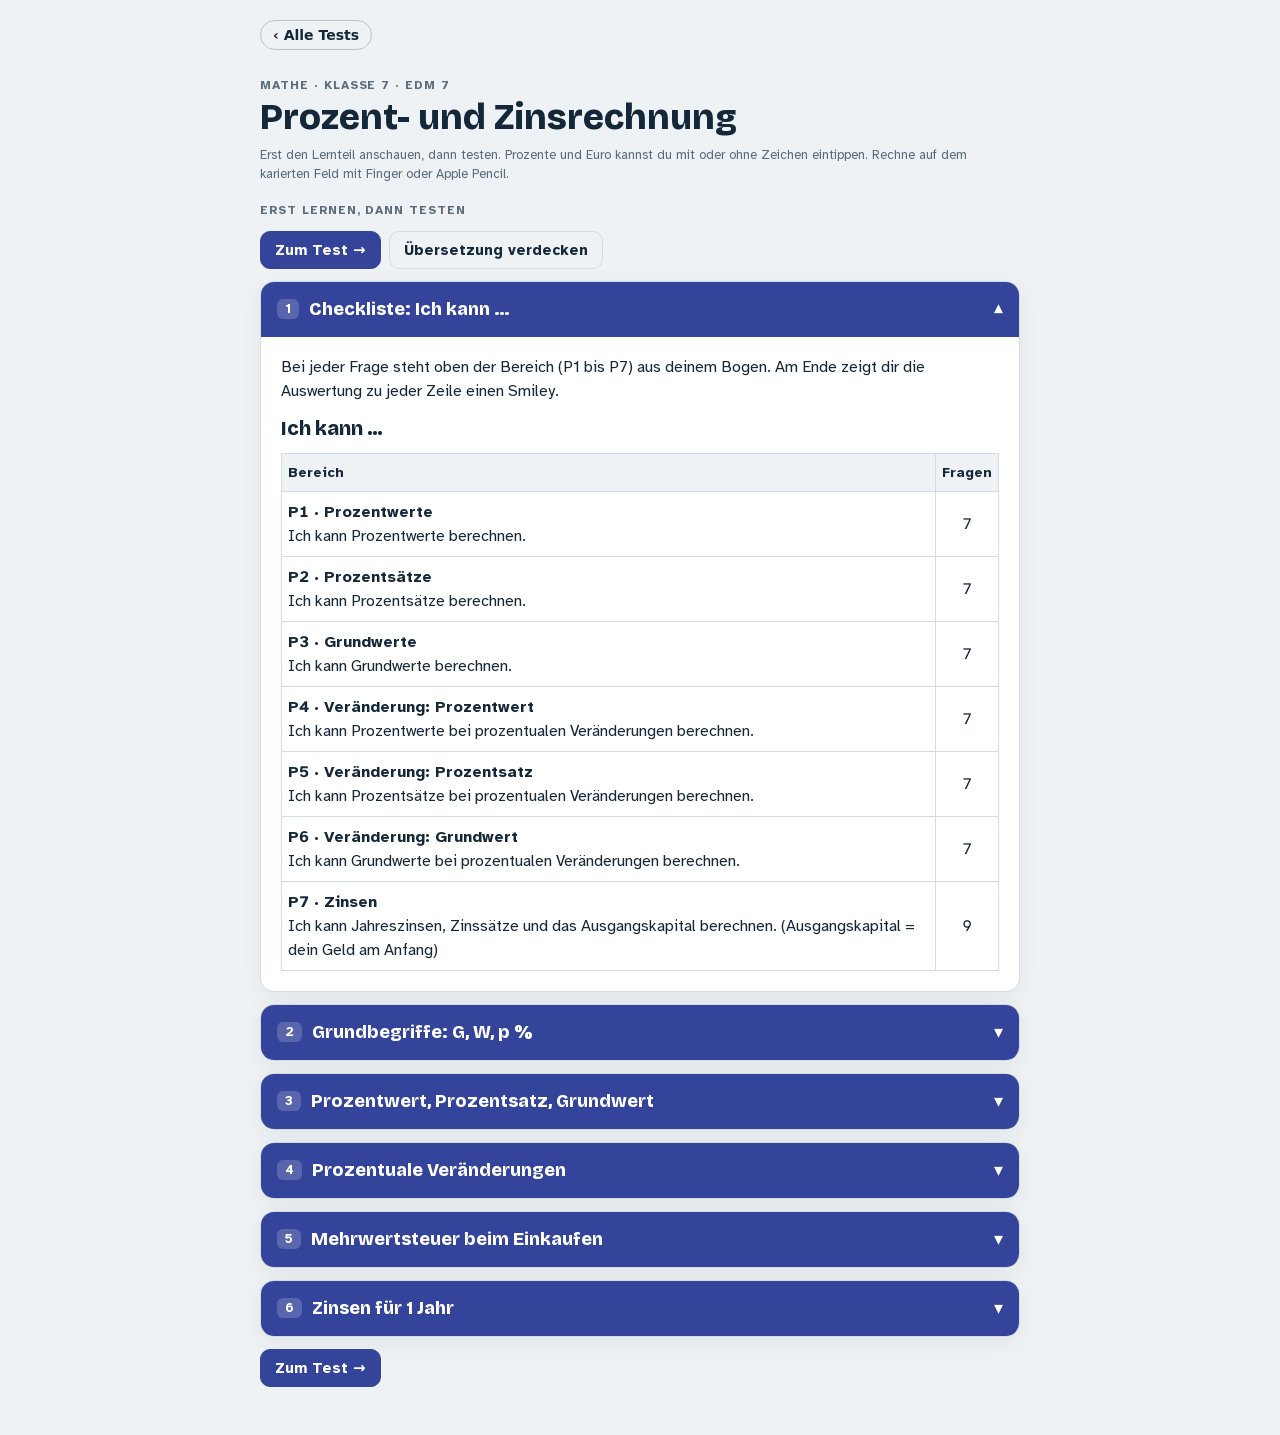
<file: tests/kl7/mathe-prozent-zinsen.html>
<!doctype html>
<html lang="de">
<head>
<meta charset="utf-8">
<meta name="robots" content="noindex, nofollow">
<meta name="viewport" content="width=device-width, initial-scale=1, viewport-fit=cover">
<title>Mathe: Prozent- und Zinsrechnung</title>
<meta name="hub:area" content="kl7">
<meta name="hub:subject" content="Mathe">
<meta name="hub:desc" content="Prozentwert, Prozentsatz, Grundwert, prozentuale Veränderungen, Zinsen · nach „Ich kann …“-Bogen · 51 Aufgaben">
<meta name="hub:order" content="30">
<link rel="stylesheet" href="../../fonts/fonts.css">
<link rel="stylesheet" href="../../engine/quiz.css">
<script src="../../hub.js"></script>
</head>
<body>
<div class="wrap"></div>
<script>
// Klasse 7, EDM 7 Kapitel 2 (S. 54-81) plus Heftnotizen 16.-20.11.2026. Alle Rechenantworten in Python nachgerechnet.
window.TEST = {
  "key": "mathe-prozent-zinsen-v2",
  "title": "Prozent- und Zinsrechnung",
  "eyebrow": "Mathe · Klasse 7 · EDM 7",
  "subject": "Mathe",
  "intro": "Erst den Lernteil anschauen, dann testen. Prozente und Euro kannst du mit oder ohne Zeichen eintippen. Rechne auf dem karierten Feld mit Finger oder Apple Pencil.",
  "checklist": [
    [
      "P1 · Prozentwerte",
      "Ich kann Prozentwerte berechnen."
    ],
    [
      "P2 · Prozentsätze",
      "Ich kann Prozentsätze berechnen."
    ],
    [
      "P3 · Grundwerte",
      "Ich kann Grundwerte berechnen."
    ],
    [
      "P4 · Veränderung: Prozentwert",
      "Ich kann Prozentwerte bei prozentualen Veränderungen berechnen."
    ],
    [
      "P5 · Veränderung: Prozentsatz",
      "Ich kann Prozentsätze bei prozentualen Veränderungen berechnen."
    ],
    [
      "P6 · Veränderung: Grundwert",
      "Ich kann Grundwerte bei prozentualen Veränderungen berechnen."
    ],
    [
      "P7 · Zinsen",
      "Ich kann Jahreszinsen, Zinssätze und das Ausgangskapital berechnen. (Ausgangskapital = dein Geld am Anfang)"
    ]
  ],
  "learn": [
    {
      "title": "Checkliste: Ich kann …",
      "checklist": true,
      "intro": "Bei jeder Frage steht oben der Bereich (P1 bis P7) aus deinem Bogen. Am Ende zeigt dir die Auswertung zu jeder Zeile einen Smiley."
    },
    {
      "title": "Grundbegriffe: G, W, p %",
      "intro": "<b>Grundwert G</b> = das Ganze (100 %). <b>Prozentwert W</b> = der Teil. <b>Prozentsatz p %</b> = der Anteil.<br><img src=\"../../media/mathe/prozentstreifen.svg\" alt=\"Prozentstreifen\" style=\"display:block;max-width:480px;width:100%;margin:8px auto\">",
      "tip": "Erst entscheiden, was gesucht ist. Dann rechnen."
    },
    {
      "title": "Prozentwert, Prozentsatz, Grundwert",
      "intro": "<b>W = G · p : 100</b><br><b>p = W · 100 : G</b><br><b>G = W · 100 : p</b><br>Dreisatz-Beispiel Grundwert: 30 % sind 12 → 1 % ist 0,4 → 100 % sind 40.",
      "tip": "Dreisatz: immer über 1 %."
    },
    {
      "title": "Prozentuale Veränderungen",
      "intro": "Steigerung <b>um</b> p % = Steigerung <b>auf</b> (100 + p) %. Senkung <b>um</b> p % = Senkung <b>auf</b> (100 − p) %.<br><b>Faktor-Methode:</b> neuer Wert = alter Wert · Faktor (+3 % → 1,03; −20 % → 0,8).<br>Rückwärts: alter Wert = neuer Wert : Faktor.<br><img src=\"../../media/mathe/erhoehung.svg\" alt=\"Erhöhung\" style=\"display:block;max-width:480px;width:100%;margin:8px auto\"><img src=\"../../media/mathe/senkung.svg\" alt=\"Senkung\" style=\"display:block;max-width:480px;width:100%;margin:8px auto\">",
      "tip": "Der Grundwert ist immer der <b>alte</b> Wert."
    },
    {
      "title": "Mehrwertsteuer beim Einkaufen",
      "intro": "Beim Einkaufen kommt auf den Preis die <b>Mehrwertsteuer</b> obendrauf: meistens <b>19 %</b>, bei Büchern und vielen Lebensmitteln <b>7 %</b>.<br>Preis ohne Steuer = <b>100 %</b>. Preis an der Kasse = <b>119 %</b> (oder 107 %).<br>Beispiel: 50 € ohne Steuer → 50 · 1,19 = 59,50 € an der Kasse.<br>Rückwärts: 59,50 : 1,19 = 50 €.",
      "tip": "Vom Kassenpreis darfst du nicht einfach 19 % abziehen. Die 19 % gehören zum Preis <b>ohne</b> Steuer."
    },
    {
      "title": "Zinsen für 1 Jahr",
      "intro": "Du bringst Geld zur Bank aufs <b>Sparbuch</b>. Nach einem Jahr gibt dir die Bank etwas dazu: die <b>Zinsen</b>. Der <b>Zinssatz</b> sagt, wie viel Prozent das sind.<br>Beispiel: 100 € bei 2 % → nach einem Jahr 2 € Zinsen.<br><b>Zinsen</b> = Geld am Anfang · Zinssatz : 100<br><b>Zinssatz</b> = Zinsen · 100 : Geld am Anfang<br><b>Geld am Anfang</b> = Zinsen · 100 : Zinssatz<br><img src=\"../../media/mathe/zinsen.svg\" alt=\"Zinsen\" style=\"display:block;max-width:480px;width:100%;margin:8px auto\">",
      "tip": "Auf deinem Bogen heißt das Geld am Anfang „Ausgangskapital“."
    }
  ],
  "questions": [
    {
      "part": "P1 · Prozentwerte",
      "type": "mc",
      "prompt": "Von 250 Schülerinnen und Schülern kommen 40 % mit dem Fahrrad. Das sind 100 Kinder.",
      "options": [
        "100",
        "250",
        "40 %"
      ],
      "answer": 1,
      "explain": "<p>250 ist das Ganze, also der <b>Grundwert G</b>. 40 % ist der Prozentsatz p %, 100 der Prozentwert W.</p>",
      "sub": "Welche Zahl ist der Grundwert G?",
      "explainFig": {
        "img": "../../media/mathe/prozentstreifen.svg",
        "alt": "Prozentstreifen mit Grundwert, Prozentwert und Prozentsatz"
      }
    },
    {
      "part": "P1 · Prozentwerte",
      "type": "num",
      "prompt": "Berechne 15 % von 80 €.",
      "answer": 12,
      "unit": "€",
      "explain": "<p>W = 80 · 15 : 100 = <b>12 €</b>.</p>",
      "hint": "1 % ist der hundertste Teil. Dann mal 15.",
      "explainFig": {
        "img": "../../media/mathe/prozentstreifen.svg",
        "alt": "Prozentstreifen mit Grundwert, Prozentwert und Prozentsatz"
      }
    },
    {
      "part": "P1 · Prozentwerte",
      "type": "num",
      "prompt": "Berechne 7 % von 350 kg.",
      "answer": 24.5,
      "unit": "kg",
      "explain": "<p>1 % = 3,5 kg. 7 · 3,5 = <b>24,5 kg</b>.</p>"
    },
    {
      "part": "P1 · Prozentwerte",
      "type": "num",
      "prompt": "Berechne 2,5 % von 1200 m.",
      "answer": 30,
      "unit": "m",
      "explain": "<p>1200 · 0,025 = <b>30 m</b>.</p>"
    },
    {
      "part": "P1 · Prozentwerte",
      "type": "num",
      "prompt": "Eine Jacke kostet 89 €. Es gibt 35 % Rabatt.",
      "answer": 31.15,
      "unit": "€",
      "explain": "<p>W = 89 · 0,35 = <b>31,15 €</b> Rabatt.</p>",
      "sub": "Wie viel Euro beträgt der Rabatt?",
      "tol": 0.005,
      "show": "31,15 €"
    },
    {
      "part": "P1 · Prozentwerte",
      "type": "table",
      "prompt": "Grundwert 600 €. Berechne die Prozentwerte.",
      "table": {
        "head": [
          "Prozentsatz",
          "Prozentwert (€)"
        ],
        "rows": [
          [
            "1 %",
            {
              "a": 6
            }
          ],
          [
            "10 %",
            {
              "a": 60
            }
          ],
          [
            "25 %",
            {
              "a": 150
            }
          ],
          [
            "120 %",
            {
              "a": 720
            }
          ]
        ]
      },
      "explain": "<p>1 % = 6 €, 10 % = 60 €, 25 % = 150 €, 120 % = <b>720 €</b> (mehr als das Ganze).</p>",
      "hint": "Beginne mit 1 %: 600 : 100."
    },
    {
      "part": "P1 · Prozentwerte",
      "type": "num",
      "prompt": "Ein Fahrradhelm kostet ohne Mehrwertsteuer 40 €. Die Mehrwertsteuer ist 19 %.",
      "answer": 7.6,
      "unit": "€",
      "explain": "<p>W = 40 · 19 : 100 = <b>7,60 €</b> Mehrwertsteuer.</p>",
      "sub": "Wie viel Euro Mehrwertsteuer kommen dazu?",
      "tol": 0.005,
      "show": "7,60 €"
    },
    {
      "part": "P2 · Prozentsätze",
      "type": "mc",
      "prompt": "Welche Formel liefert den Prozentsatz p?",
      "options": [
        "p = W · G : 100",
        "p = W · 100 : G",
        "p = G · 100 : W"
      ],
      "answer": 1,
      "explain": "<p>p = W · 100 : G. Anteil durch Ganzes, dann mal 100.</p>",
      "explainFig": {
        "img": "../../media/mathe/prozentstreifen.svg",
        "alt": "Prozentstreifen mit Grundwert, Prozentwert und Prozentsatz"
      }
    },
    {
      "part": "P2 · Prozentsätze",
      "type": "num",
      "prompt": "Wie viel Prozent sind 18 von 60?",
      "answer": 30,
      "unit": "%",
      "explain": "<p>18 · 100 : 60 = <b>30 %</b>.</p>"
    },
    {
      "part": "P2 · Prozentsätze",
      "type": "num",
      "prompt": "Wie viel Prozent sind 45 € von 180 €?",
      "answer": 25,
      "unit": "%",
      "explain": "<p>45 : 180 = 0,25 = <b>25 %</b>.</p>"
    },
    {
      "part": "P2 · Prozentsätze",
      "type": "num",
      "prompt": "In einer Klasse mit 32 Kindern spielen 14 ein Instrument.",
      "answer": 43.8,
      "unit": "%",
      "explain": "<p>14 : 32 = 0,4375 ≈ <b>43,8 %</b>.</p>",
      "sub": "Prozentsatz? Eine Stelle nach dem Komma.",
      "tol": 0.1,
      "show": "43,8 %"
    },
    {
      "part": "P2 · Prozentsätze",
      "type": "num",
      "prompt": "Wie viel Prozent einer Stunde sind 12 Minuten?",
      "answer": 20,
      "unit": "%",
      "explain": "<p>1 h = 60 min. 12 : 60 = <b>20 %</b>.</p>",
      "hint": "Erst beide Werte in dieselbe Einheit bringen."
    },
    {
      "part": "P2 · Prozentsätze",
      "type": "table",
      "prompt": "Berechne die Prozentsätze.",
      "table": {
        "head": [
          "W von G",
          "p (%)"
        ],
        "rows": [
          [
            "9 von 36",
            {
              "a": 25
            }
          ],
          [
            "3,60 € von 4,80 €",
            {
              "a": 75
            }
          ],
          [
            "27 von 150",
            {
              "a": 18
            }
          ],
          [
            "250 g von 2 kg",
            {
              "a": 12.5,
              "show": "12,5"
            }
          ]
        ]
      },
      "explain": "<p>9:36 = 25 % · 3,60:4,80 = 75 % · 27:150 = 18 % · 250:2000 = <b>12,5 %</b>.</p>",
      "hint": "Beim letzten: 2 kg = 2000 g."
    },
    {
      "part": "P2 · Prozentsätze",
      "type": "num",
      "prompt": "Ein Buch kostet ohne Mehrwertsteuer 20 €. Dazu kommen 1,40 € Mehrwertsteuer.",
      "answer": 7,
      "unit": "%",
      "explain": "<p>1,40 · 100 : 20 = <b>7 %</b>. Für Bücher gelten 7 % Mehrwertsteuer.</p>",
      "sub": "Wie viel Prozent sind das?"
    },
    {
      "part": "P3 · Grundwerte",
      "type": "mc",
      "prompt": "Wie berechnet man den Grundwert G (wie in deinem Heft)?",
      "options": [
        "W mal p, dann durch 100",
        "p durch W teilen, dann mal 100",
        "W durch p teilen, dann mal 100"
      ],
      "answer": 2,
      "explain": "<p>G = W · 100 : p. Erst auf 1 % zurückrechnen, dann auf 100 %.</p>",
      "explainFig": {
        "img": "../../media/mathe/prozentstreifen.svg",
        "alt": "Prozentstreifen mit Grundwert, Prozentwert und Prozentsatz"
      }
    },
    {
      "part": "P3 · Grundwerte",
      "type": "num",
      "prompt": "12 Kinder verlassen den Chor. Das sind 30 % aller Mitglieder.",
      "answer": 40,
      "unit": "Kinder",
      "explain": "<p>G = 12 · 100 : 30 = <b>40</b>.</p>",
      "sub": "Wie viele Mitglieder hat der Chor?",
      "hint": "30 % sind 12. Wie viel ist 1 %?"
    },
    {
      "part": "P3 · Grundwerte",
      "type": "num",
      "prompt": "54 € sind 6 % von welchem Betrag?",
      "answer": 900,
      "unit": "€",
      "explain": "<p>54 · 100 : 6 = <b>900 €</b>.</p>"
    },
    {
      "part": "P3 · Grundwerte",
      "type": "num",
      "prompt": "15 km sind 12 % der Strecke.",
      "answer": 125,
      "unit": "km",
      "explain": "<p>15 · 100 : 12 = <b>125 km</b>.</p>",
      "sub": "Wie lang ist die ganze Strecke?"
    },
    {
      "part": "P3 · Grundwerte",
      "type": "num",
      "prompt": "Jemand ist 1 h 22 min gelaufen. Das sind 40 % der Gesamtzeit.",
      "answer": 205,
      "unit": "min",
      "explain": "<p>1 h 22 min = 82 min. 82 · 100 : 40 = <b>205 min</b>.</p>",
      "sub": "Gesamtzeit in Minuten?",
      "hint": "Rechne zuerst alles in Minuten um."
    },
    {
      "part": "P3 · Grundwerte",
      "type": "table",
      "prompt": "Berechne die Grundwerte.",
      "table": {
        "head": [
          "Prozentwert",
          "Prozentsatz",
          "Grundwert"
        ],
        "rows": [
          [
            "36 €",
            "80 %",
            {
              "a": 45
            }
          ],
          [
            "18 kg",
            "45 %",
            {
              "a": 40
            }
          ],
          [
            "7 m",
            "2 %",
            {
              "a": 350
            }
          ],
          [
            "66 l",
            "110 %",
            {
              "a": 60
            }
          ]
        ]
      },
      "explain": "<p>36·100:80 = 45 € · 18·100:45 = 40 kg · 7·100:2 = 350 m · 66·100:110 = <b>60 l</b>.</p>"
    },
    {
      "part": "P3 · Grundwerte",
      "type": "num",
      "prompt": "Auf einem Kassenzettel stehen 9,50 € Mehrwertsteuer. Das sind 19 % vom Preis ohne Mehrwertsteuer.",
      "answer": 50,
      "unit": "€",
      "explain": "<p>9,50 · 100 : 19 = <b>50 €</b>.</p>",
      "sub": "Wie hoch ist der Preis ohne Mehrwertsteuer?"
    },
    {
      "part": "P4 · Veränderung: Prozentwert",
      "type": "mc",
      "prompt": "Ein Preis steigt <b>um</b> 12 %.",
      "options": [
        "Er steigt auf 88 %.",
        "Er steigt auf 112 %.",
        "Er steigt auf 12 %."
      ],
      "answer": 1,
      "explain": "<p>Steigerung um p % = Steigerung auf (100 + p) %.</p>",
      "sub": "Was ist richtig?",
      "explainFig": {
        "img": "../../media/mathe/erhoehung.svg",
        "alt": "Erhöhung um p Prozent auf 100 plus p Prozent"
      }
    },
    {
      "part": "P4 · Veränderung: Prozentwert",
      "type": "mc",
      "prompt": "Ein Preis wird <b>um</b> 20 % gesenkt.",
      "options": [
        "0,2",
        "0,8",
        "1,2"
      ],
      "answer": 1,
      "explain": "<p>100 % − 20 % = 80 % = Faktor <b>0,8</b>.</p>",
      "sub": "Mit welchem Faktor multiplizierst du den alten Preis?",
      "explainFig": {
        "img": "../../media/mathe/senkung.svg",
        "alt": "Senkung um p Prozent auf 100 minus p Prozent"
      }
    },
    {
      "part": "P4 · Veränderung: Prozentwert",
      "type": "num",
      "prompt": "Ein Auto kostet 21 500 €. Der Preis wird um 3 % erhöht.",
      "answer": 22145,
      "unit": "€",
      "explain": "<p>Weg 1: 3 % = 645 €, 21 500 + 645 = 22 145 €. Weg 2: 21 500 · 1,03 = <b>22 145 €</b>.</p>",
      "sub": "Neuer Preis?",
      "explainFig": {
        "img": "../../media/mathe/erhoehung.svg",
        "alt": "Erhöhung um p Prozent auf 100 plus p Prozent"
      }
    },
    {
      "part": "P4 · Veränderung: Prozentwert",
      "type": "num",
      "prompt": "Ein Pullover für 80 € wird um 15 % billiger.",
      "answer": 68,
      "unit": "€",
      "explain": "<p>80 · 0,85 = <b>68 €</b>.</p>",
      "sub": "Neuer Preis?",
      "explainFig": {
        "img": "../../media/mathe/senkung.svg",
        "alt": "Senkung um p Prozent auf 100 minus p Prozent"
      }
    },
    {
      "part": "P4 · Veränderung: Prozentwert",
      "type": "num",
      "prompt": "Ein Paar Schuhe kostet ohne Mehrwertsteuer 50 €. Dazu kommen 19 % Mehrwertsteuer.",
      "answer": 59.5,
      "unit": "€",
      "explain": "<p>50 · 1,19 = <b>59,50 €</b>.</p>",
      "sub": "Wie viel bezahlst du an der Kasse?",
      "tol": 0.005,
      "show": "59,50 €",
      "explainFig": {
        "img": "../../media/mathe/erhoehung.svg",
        "alt": "Erhöhung um p Prozent auf 100 plus p Prozent"
      }
    },
    {
      "part": "P4 · Veränderung: Prozentwert",
      "type": "num",
      "prompt": "Ein Buch kostet ohne Mehrwertsteuer 12 €. Dazu kommen 7 % Mehrwertsteuer.",
      "answer": 12.84,
      "unit": "€",
      "explain": "<p>12 · 1,07 = <b>12,84 €</b>.</p>",
      "sub": "Wie viel kostet das Buch im Laden?",
      "tol": 0.005,
      "show": "12,84 €",
      "explainFig": {
        "img": "../../media/mathe/erhoehung.svg",
        "alt": "Erhöhung um p Prozent auf 100 plus p Prozent"
      }
    },
    {
      "part": "P4 · Veränderung: Prozentwert",
      "type": "table",
      "prompt": "Berechne den neuen Wert.",
      "table": {
        "head": [
          "alter Wert",
          "Änderung",
          "neuer Wert"
        ],
        "rows": [
          [
            "250 €",
            "+ 8 %",
            {
              "a": 270
            }
          ],
          [
            "400 kg",
            "− 5 %",
            {
              "a": 380
            }
          ],
          [
            "60 €",
            "+ 150 %",
            {
              "a": 150
            }
          ],
          [
            "90 min",
            "− 30 %",
            {
              "a": 63
            }
          ]
        ]
      },
      "explain": "<p>250·1,08 = 270 · 400·0,95 = 380 · 60·2,5 = 150 · 90·0,7 = <b>63</b>.</p>",
      "hint": "Faktor-Methode: neuer Wert = alter Wert · Faktor."
    },
    {
      "part": "P5 · Veränderung: Prozentsatz",
      "type": "num",
      "prompt": "Eine Kugel Eis kostete 0,80 €, jetzt 1,20 €.",
      "answer": 150,
      "unit": "%",
      "explain": "<p>1,20 : 0,80 = 1,5. Der Preis ist <b>auf 150 %</b> gestiegen.</p>",
      "sub": "AUF wie viel Prozent ist der Preis gestiegen?",
      "explainFig": {
        "img": "../../media/mathe/erhoehung.svg",
        "alt": "Erhöhung um p Prozent auf 100 plus p Prozent"
      }
    },
    {
      "part": "P5 · Veränderung: Prozentsatz",
      "type": "num",
      "prompt": "Eine Kugel Eis kostete 0,80 €, jetzt 1,20 €.",
      "answer": 50,
      "unit": "%",
      "explain": "<p>Auf 150 %, also <b>um 50 %</b>.</p>",
      "sub": "UM wie viel Prozent ist der Preis gestiegen?",
      "explainFig": {
        "img": "../../media/mathe/erhoehung.svg",
        "alt": "Erhöhung um p Prozent auf 100 plus p Prozent"
      }
    },
    {
      "part": "P5 · Veränderung: Prozentsatz",
      "type": "num",
      "prompt": "Ein Fahrschein kostet statt 1,90 € jetzt 2,10 €.",
      "answer": 10.5,
      "unit": "%",
      "explain": "<p>2,10 : 1,90 ≈ 1,105. Auf 110,5 %, also <b>um 10,5 %</b>. Zwischenschritt: 1 € sind 100 : 1,9 ≈ 52,63 %, mal 2,1 ≈ 110,5 %. Nicht zu früh runden!</p>",
      "sub": "UM wie viel Prozent ist der Preis gestiegen? Eine Stelle nach dem Komma.",
      "tol": 0.05,
      "show": "10,5 %"
    },
    {
      "part": "P5 · Veränderung: Prozentsatz",
      "type": "num",
      "prompt": "Im Jahr 2000 gab es 9000 Windkraftanlagen, 2011 etwa 22 500.",
      "answer": 150,
      "unit": "%",
      "explain": "<p>22 500 : 9000 = 2,5 = auf 250 %, also <b>um 150 %</b>.</p>",
      "sub": "UM wie viel Prozent ist die Anzahl gestiegen?"
    },
    {
      "part": "P5 · Veränderung: Prozentsatz",
      "type": "num",
      "prompt": "Herr Meier braucht zur Arbeit nur noch 50 min statt 60 min.",
      "answer": 16.7,
      "unit": "%",
      "explain": "<p>50 : 60 ≈ 83,3 %. 100 % − 83,3 % = <b>16,7 %</b> weniger Fahrzeit.</p>",
      "sub": "UM wie viel Prozent ist die Fahrzeit gesunken? Eine Stelle nach dem Komma.",
      "tol": 0.1,
      "show": "16,7 %",
      "explainFig": {
        "img": "../../media/mathe/senkung.svg",
        "alt": "Senkung um p Prozent auf 100 minus p Prozent"
      }
    },
    {
      "part": "P5 · Veränderung: Prozentsatz",
      "type": "num",
      "prompt": "Ein Spielzeug kostet ohne Mehrwertsteuer 30 €. Mit Mehrwertsteuer kostet es 35,70 €.",
      "answer": 19,
      "unit": "%",
      "explain": "<p>35,70 : 30 = 1,19. Das sind 119 %, also <b>19 %</b> mehr.</p>",
      "sub": "UM wie viel Prozent ist es durch die Steuer teurer?",
      "explainFig": {
        "img": "../../media/mathe/erhoehung.svg",
        "alt": "Erhöhung um p Prozent auf 100 plus p Prozent"
      }
    },
    {
      "part": "P5 · Veränderung: Prozentsatz",
      "type": "mc",
      "prompt": "Ein Preis steigt von 40 € auf 50 €.",
      "options": [
        "um 20 %",
        "um 10 %",
        "um 25 %"
      ],
      "answer": 2,
      "explain": "<p>Grundwert ist der <b>alte</b> Preis: 10 : 40 = 25 %.</p>",
      "sub": "Um wie viel Prozent ist er gestiegen?",
      "hint": "Welcher Preis ist der Grundwert?"
    },
    {
      "part": "P6 · Veränderung: Grundwert",
      "type": "mc",
      "prompt": "Nach 20 % Rabatt kostet eine Hose 60 €.",
      "options": [
        "80 %",
        "20 %",
        "120 %"
      ],
      "answer": 0,
      "explain": "<p>Nach 20 % Rabatt bleiben 80 % übrig. Die 60 € sind also 80 %.</p>",
      "sub": "Wie viel Prozent des alten Preises sind die 60 €?",
      "explainFig": {
        "img": "../../media/mathe/senkung.svg",
        "alt": "Senkung um p Prozent auf 100 minus p Prozent"
      }
    },
    {
      "part": "P6 · Veränderung: Grundwert",
      "type": "num",
      "prompt": "Nach 20 % Rabatt kostet eine Hose 60 €.",
      "answer": 75,
      "unit": "€",
      "explain": "<p>60 € = 80 %. 60 · 100 : 80 = <b>75 €</b>.</p>",
      "sub": "Alter Preis?",
      "hint": "60 € sind nicht 100 %.",
      "explainFig": {
        "img": "../../media/mathe/senkung.svg",
        "alt": "Senkung um p Prozent auf 100 minus p Prozent"
      }
    },
    {
      "part": "P6 · Veränderung: Grundwert",
      "type": "num",
      "prompt": "Nach einer Preiserhöhung um 12 % kostet das Schulessen 4,50 €.",
      "answer": 4.02,
      "unit": "€",
      "explain": "<p>4,50 € = 112 %. 4,50 · 100 : 112 ≈ <b>4,02 €</b>.</p>",
      "sub": "Alter Preis? Auf Cent runden.",
      "tol": 0.005,
      "show": "4,02 €",
      "explainFig": {
        "img": "../../media/mathe/erhoehung.svg",
        "alt": "Erhöhung um p Prozent auf 100 plus p Prozent"
      }
    },
    {
      "part": "P6 · Veränderung: Grundwert",
      "type": "num",
      "prompt": "Tims Taschengeld ist auf 125 % gestiegen. Jetzt bekommt er 35 € im Monat.",
      "answer": 28,
      "unit": "€",
      "explain": "<p>35 € sind 125 %. 35 · 100 : 125 = <b>28 €</b>.</p>",
      "sub": "Wie viel bekam er vorher?",
      "explainFig": {
        "img": "../../media/mathe/erhoehung.svg",
        "alt": "Erhöhung um p Prozent auf 100 plus p Prozent"
      }
    },
    {
      "part": "P6 · Veränderung: Grundwert",
      "type": "num",
      "prompt": "Ein Buch kostet mit 7 % Mehrwertsteuer 10,70 €.",
      "answer": 10,
      "unit": "€",
      "explain": "<p>10,70 € sind 107 %. 10,70 · 100 : 107 = <b>10 €</b>.</p>",
      "sub": "Wie viel kostet es ohne Mehrwertsteuer?",
      "tol": 0.005,
      "show": "10 €",
      "explainFig": {
        "img": "../../media/mathe/erhoehung.svg",
        "alt": "Erhöhung um p Prozent auf 100 plus p Prozent"
      }
    },
    {
      "part": "P6 · Veränderung: Grundwert",
      "type": "num",
      "prompt": "Ein Skateboard kostet im Laden 119 €. Darin sind 19 % Mehrwertsteuer.",
      "answer": 100,
      "unit": "€",
      "explain": "<p>119 € sind 119 %. 119 · 100 : 119 = <b>100 €</b>.</p>",
      "sub": "Wie viel kostet es ohne Mehrwertsteuer?",
      "explainFig": {
        "img": "../../media/mathe/erhoehung.svg",
        "alt": "Erhöhung um p Prozent auf 100 plus p Prozent"
      }
    },
    {
      "part": "P6 · Veränderung: Grundwert",
      "type": "mc",
      "prompt": "Eine Jacke wurde um 30 % reduziert und kostet jetzt 56 €.",
      "options": [
        "72,80 €: 56 plus 30 % von 56",
        "86 €: 56 plus 30",
        "80 €: 56 · 100 : 70"
      ],
      "answer": 2,
      "explain": "<p>56 € sind 70 % des alten Preises. 56 · 100 : 70 = <b>80 €</b>. Typischer Fehler: 30 % von 56 dazurechnen.</p>",
      "sub": "Welche Rechnung liefert den alten Preis?"
    },
    {
      "part": "P7 · Zinsen",
      "type": "mc",
      "prompt": "Du bringst Geld zur Bank auf ein Sparbuch. Nach einem Jahr gibt dir die Bank etwas dazu: die Zinsen.",
      "options": [
        "Dein Geld ist der Prozentsatz, die Zinsen sind der Grundwert",
        "Dein Geld ist der Prozentwert, die Zinsen sind der Grundwert",
        "Dein Geld ist der Grundwert, die Zinsen sind der Prozentwert"
      ],
      "answer": 2,
      "explain": "<p>Zinsen rechnet man wie Prozente. Dein Geld am Anfang heißt auf deinem Bogen <b>Ausgangskapital</b>. Der Zinssatz ist der Prozentsatz.</p>",
      "sub": "Welche Zuordnung stimmt?",
      "explainFig": {
        "img": "../../media/mathe/zinsen.svg",
        "alt": "Geld am Anfang, Zinssatz und Zinsen"
      }
    },
    {
      "part": "P7 · Zinsen",
      "type": "num",
      "prompt": "Lukas bringt 450 € auf sein Sparbuch. Er bekommt 2 % Zinsen im Jahr.",
      "answer": 9,
      "unit": "€",
      "explain": "<p>450 · 2 : 100 = <b>9 €</b>.</p>",
      "sub": "Wie viel Euro Zinsen bekommt er nach einem Jahr?",
      "explainFig": {
        "img": "../../media/mathe/zinsen.svg",
        "alt": "Geld am Anfang, Zinssatz und Zinsen"
      }
    },
    {
      "part": "P7 · Zinsen",
      "type": "num",
      "prompt": "Emma hat 700 € auf dem Sparbuch. Sie bekommt 2 % Zinsen im Jahr.",
      "answer": 14,
      "unit": "€",
      "explain": "<p>700 · 2 : 100 = <b>14 €</b>.</p>",
      "sub": "Wie viel Euro Zinsen sind das nach einem Jahr?",
      "explainFig": {
        "img": "../../media/mathe/zinsen.svg",
        "alt": "Geld am Anfang, Zinssatz und Zinsen"
      }
    },
    {
      "part": "P7 · Zinsen",
      "type": "num",
      "prompt": "Paul hat 800 € auf dem Sparbuch. Nach einem Jahr bekommt er 20 € Zinsen.",
      "answer": 2.5,
      "unit": "%",
      "explain": "<p>20 · 100 : 800 = <b>2,5 %</b>.</p>",
      "sub": "Wie hoch ist der Zinssatz?",
      "show": "2,5 %",
      "explainFig": {
        "img": "../../media/mathe/zinsen.svg",
        "alt": "Geld am Anfang, Zinssatz und Zinsen"
      }
    },
    {
      "part": "P7 · Zinsen",
      "type": "num",
      "prompt": "Lea hat 200 € auf dem Sparbuch. Nach einem Jahr bekommt sie 3 € Zinsen.",
      "answer": 1.5,
      "unit": "%",
      "explain": "<p>3 · 100 : 200 = <b>1,5 %</b>.</p>",
      "sub": "Wie hoch ist der Zinssatz?",
      "show": "1,5 %"
    },
    {
      "part": "P7 · Zinsen",
      "type": "num",
      "prompt": "Am Anfang des Jahres sind 300 € auf dem Sparbuch, am Ende 306 €. Es wurde nichts eingezahlt oder abgehoben.",
      "answer": 2,
      "unit": "%",
      "explain": "<p>Zinsen: 306 − 300 = 6 €. 6 · 100 : 300 = <b>2 %</b>.</p>",
      "sub": "Wie hoch ist der Zinssatz?",
      "hint": "Rechne zuerst aus, wie viel Geld dazugekommen ist."
    },
    {
      "part": "P7 · Zinsen",
      "type": "num",
      "prompt": "Ben bekommt 2 % Zinsen. Nach einem Jahr sind das 8 € Zinsen.",
      "answer": 400,
      "unit": "€",
      "explain": "<p>8 € sind 2 %. 8 · 100 : 2 = <b>400 €</b>.</p>",
      "sub": "Wie viel Geld hatte er am Anfang auf dem Sparbuch? (Das ist das „Ausgangskapital“.)",
      "explainFig": {
        "img": "../../media/mathe/zinsen.svg",
        "alt": "Geld am Anfang, Zinssatz und Zinsen"
      }
    },
    {
      "part": "P7 · Zinsen",
      "type": "table",
      "prompt": "Sparbuch: Ergänze die fehlenden Zahlen (nach einem Jahr).",
      "table": {
        "head": [
          "Geld am Anfang (€)",
          "Zinssatz (%)",
          "Zinsen (€)"
        ],
        "rows": [
          [
            "600",
            "1,5",
            {
              "a": 9
            }
          ],
          [
            "2000",
            {
              "a": 3.5,
              "show": "3,5"
            },
            "70"
          ],
          [
            {
              "a": 500
            },
            "2",
            "10"
          ]
        ]
      },
      "explain": "<p>600·1,5:100 = 9 € · 70·100:2000 = 3,5 % · 10·100:2 = <b>500 €</b>.</p>",
      "hint": "Überlege in jeder Zeile: Welche Zahl fehlt?",
      "explainFig": {
        "img": "../../media/mathe/zinsen.svg",
        "alt": "Geld am Anfang, Zinssatz und Zinsen"
      }
    },
    {
      "part": "P7 · Zinsen",
      "type": "mc",
      "prompt": "Alex hat 400 € auf dem Sparbuch und bekommt 2 % Zinsen. Nina hat 300 € und bekommt 3 % Zinsen.",
      "options": [
        "Nina",
        "Beide gleich viel",
        "Alex"
      ],
      "answer": 0,
      "explain": "<p>Alex: 400 · 2 : 100 = 8 €. Nina: 300 · 3 : 100 = 9 €. <b>Nina</b> bekommt mehr.</p>",
      "sub": "Wer bekommt nach einem Jahr mehr Zinsen?"
    }
  ]
};
</script>
<script src="../../engine/land.js"></script>
<script src="../../engine/scenes.js"></script>
<script src="../../engine/quiz.js"></script>
</body>
</html>
</file>
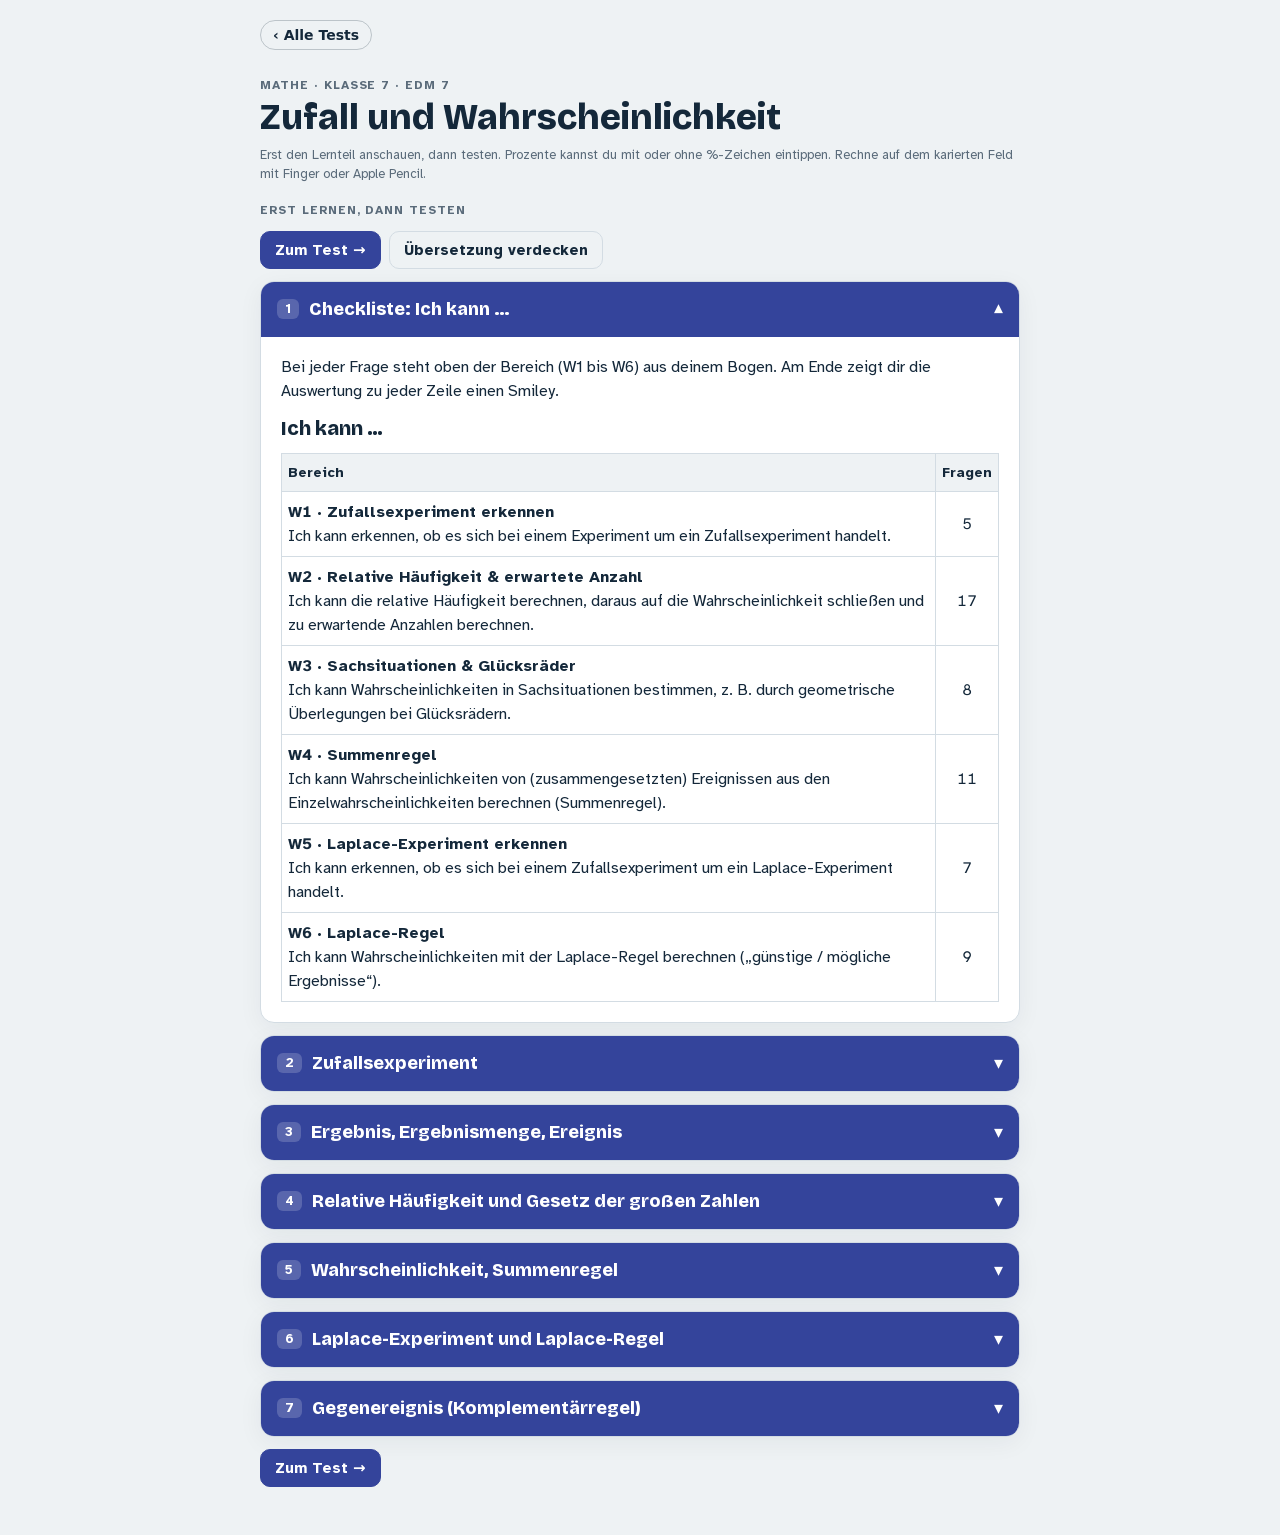
<file: tests/kl7/mathe-wahrscheinlichkeit.html>
<!doctype html>
<html lang="de">
<head>
<meta charset="utf-8">
<meta name="robots" content="noindex, nofollow">
<meta name="viewport" content="width=device-width, initial-scale=1, viewport-fit=cover">
<title>Mathe: Zufall und Wahrscheinlichkeit</title>
<meta name="hub:area" content="kl7">
<meta name="hub:subject" content="Mathe">
<meta name="hub:desc" content="Zufallsexperiment, Ergebnis und Ereignis, relative Häufigkeit, Gesetz der großen Zahlen, Laplace-Regel, Summen- und Komplementärregel · nach „Ich kann …“-Bogen · 65 Aufgaben">
<meta name="hub:order" content="20">
<link rel="stylesheet" href="../../fonts/fonts.css">
<link rel="stylesheet" href="../../engine/quiz.css">
<script src="../../hub.js"></script>
</head>
<body>
<div class="wrap"></div>
<script>
// Klasse 7, Kapitel "Zufall und Wahrscheinlichkeit" (EDM 7, 4.4–4.6, S. 136–153) plus Heftnotizen und Arbeitsblätter vom 28.09.–06.11.2026.
// Alle Prozent-Antworten: "25", "25 %" oder "25%" gehen. Alle Lösungen in Python nachgerechnet.
// 6×6-Tabelle der Augensummen für die Erklärungen
const sumTable = (() => {
  let h = '<table class="qtable" style="font-size:13px"><tr><th>+</th>';
  for (let b = 1; b <= 6; b++) h += '<th style="text-align:center;color:#e5484d">' + b + '</th>';
  h += '</tr>';
  for (let a = 1; a <= 6; a++) {
    h += '<tr><th style="color:#3e82f7">' + a + '</th>';
    for (let b = 1; b <= 6; b++) h += '<td style="text-align:center' + (a + b === 7 ? ';background:#ffe9c2;font-weight:700' : '') + '">' + (a + b) + '</td>';
    h += '</tr>';
  }
  return '<div class="tblwrap">' + h + '</table></div>';
})();

window.TEST = {
  key: "mathe-wahrscheinlichkeit-v1",
  title: "Zufall und Wahrscheinlichkeit",
  eyebrow: "Mathe · Klasse 7 · EDM 7",
  subject: "Mathe",
  intro: "Erst den Lernteil anschauen, dann testen. Prozente kannst du mit oder ohne %-Zeichen eintippen. Rechne auf dem karierten Feld mit Finger oder Apple Pencil.",
  checklist: [
    ["W1 · Zufallsexperiment erkennen", "Ich kann erkennen, ob es sich bei einem Experiment um ein Zufallsexperiment handelt."],
    ["W2 · Relative Häufigkeit & erwartete Anzahl", "Ich kann die relative Häufigkeit berechnen, daraus auf die Wahrscheinlichkeit schließen und zu erwartende Anzahlen berechnen."],
    ["W3 · Sachsituationen & Glücksräder", "Ich kann Wahrscheinlichkeiten in Sachsituationen bestimmen, z. B. durch geometrische Überlegungen bei Glücksrädern."],
    ["W4 · Summenregel", "Ich kann Wahrscheinlichkeiten von (zusammengesetzten) Ereignissen aus den Einzelwahrscheinlichkeiten berechnen (Summenregel)."],
    ["W5 · Laplace-Experiment erkennen", "Ich kann erkennen, ob es sich bei einem Zufallsexperiment um ein Laplace-Experiment handelt."],
    ["W6 · Laplace-Regel", "Ich kann Wahrscheinlichkeiten mit der Laplace-Regel berechnen („günstige / mögliche Ergebnisse“)."]
  ],
  learn: [
    { title: "Checkliste: Ich kann …", checklist: true,
      intro: "Bei jeder Frage steht oben der Bereich (W1 bis W6) aus deinem Bogen. Am Ende zeigt dir die Auswertung zu jeder Zeile einen Smiley." },
    { title: "Zufallsexperiment",
      intro: "Ein <b>Zufallsexperiment (ZE)</b> hat drei Merkmale:<br>① Das Ergebnis ist <b>nicht vorhersehbar</b>.<br>② Es ist <b>unter gleichen Bedingungen beliebig oft wiederholbar</b>.<br>③ Sein Ergebnis ist <b>eines von mehreren möglichen Ausgängen</b>." + '<img src="../../media/mathe/muenze-dreht.svg" alt="Münze dreht sich" style="display:block;max-width:360px;width:100%;margin:8px auto">',
      tip: "Beispiele: Münzwurf, Würfeln, Glücksrad, Lotto, Karte ziehen. Keine ZE: Wasser siedet bei 100 °C (vorhersehbar), Basketballwurf (Geschick), das Wetter (nicht unter gleichen Bedingungen wiederholbar)." },
    { title: "Ergebnis, Ergebnismenge, Ereignis",
      intro: "Ein <b>Ergebnis</b> ist ein möglicher Ausgang eines ZE. Die <b>Ergebnismenge Ω</b> (Omega) fasst alle Ergebnisse zusammen: Würfel Ω = {1, 2, 3, 4, 5, 6}, Münze Ω = {Kopf, Zahl}.<br>Ein <b>Ereignis</b> ist eine Teilmenge der Ergebnismenge, es besteht aus einem oder mehreren Ergebnissen: A: „gerade Zahl“ → A = {2, 4, 6}." + '<img src="../../media/mathe/ergebnis-ereignis.svg" alt="Ergebnismenge und Ereignis" style="display:block;max-width:420px;width:100%;margin:8px auto">',
      tip: "Ergebnis = <b>ein</b> konkreter Ausgang. Ereignis = eine <b>Menge</b> von Ergebnissen, die einen Sachverhalt beschreibt." },
    { title: "Relative Häufigkeit und Gesetz der großen Zahlen",
      intro: "<b>Absolute Häufigkeit</b>: wie oft etwas vorkommt (z. B. 20-mal).<br><b>Relative Häufigkeit</b> = absolute Häufigkeit : Anzahl aller Versuche (z. B. 20 : 50 = 0,4 = 40 %).<br><b>Gesetz der großen Zahlen:</b> Wird ein ZE sehr oft durchgeführt, stabilisiert sich die relative Häufigkeit eines Ergebnisses um einen festen Wert zwischen 0 und 1 (0 % und 100 %). Dieser feste Wert heißt <b>Wahrscheinlichkeit</b> des Ergebnisses." + '<img src="../../media/mathe/gesetz-grosse-zahlen.svg" alt="Gesetz der großen Zahlen" style="display:block;max-width:480px;width:100%;margin:8px auto">',
      tip: "Bei wenigen Würfen schwankt die relative Häufigkeit stark, bei sehr vielen kaum noch. Der Zufall hat kein Gedächtnis: Auch nach 16 Würfen ohne Sechs ist P(6) = 1/6." },
    { title: "Wahrscheinlichkeit, Summenregel",
      intro: "Die Wahrscheinlichkeit P eines Ergebnisses liegt immer <b>zwischen 0 und 1</b> (0 % und 100 %). Alle Wahrscheinlichkeiten eines ZE ergeben zusammen <b>1</b> (100 %).<br><b>Summenregel:</b> Die Wahrscheinlichkeit eines Ereignisses ist die Summe der Wahrscheinlichkeiten seiner Ergebnisse.<br>Beispiel Lego-Vierer: P(ungerade) = P(1) + P(3) + P(5) = 0,48 + 0,06 + 0,06 = 0,60 = 60 %.",
      tip: "Ein Ereignis mit P = 1 heißt <b>sicheres Ereignis</b>, eines mit P = 0 <b>unmögliches Ereignis</b>." },
    { title: "Laplace-Experiment und Laplace-Regel",
      intro: "Sind alle Ergebnisse <b>gleich wahrscheinlich</b>, heißt das ZE <b>Laplace-Experiment</b>. Bei n möglichen Ergebnissen hat jedes die Wahrscheinlichkeit <b>1/n</b>.<br><b>Laplace-Regel:</b> P(E) = Anzahl der Ergebnisse, die zum Ereignis gehören : Anzahl aller möglichen Ergebnisse.<br>Beispiel Skatblatt: P(Herz) = 8/32 = 1/4 = 25 %." + '<img src="../../media/mathe/gluecksrad-1-8.svg" alt="Laplace-Glücksrad" style="display:block;max-width:400px;width:100%;margin:8px auto">',
      tip: "Laplace: Münze, normaler Würfel, Kugel aus dem Sack, Karte ziehen, Glücksrad mit gleich großen Feldern. Kein Laplace: Reißzwecke, Kronkorken, Lego-Stein, Schweinchen-Würfel, Glücksrad mit ungleichen Feldern." },
    { title: "Gegenereignis (Komplementärregel)",
      intro: "Das <b>Gegenereignis Ē</b> enthält alle Ergebnisse, die <b>nicht</b> zu E gehören. Es gilt: <b>P(E) + P(Ē) = 1</b>, also P(Ē) = 1 − P(E).<br>Beispiel: P(keine 4 beim Lego-Vierer) = 1 − 0,28 = 0,72 = 72 %.",
      tip: "Nimm das Gegenereignis, wenn es weniger Ergebnisse hat. „Nicht Apple Music“ ist schneller: 100 % − 19 % = 81 %." }
  ],
  questions: [
    // ---- Teil A: Zufallsexperiment ----
    { part: "W1 · Zufallsexperiment erkennen", type: "mc", prompt: "Welches ist <b>kein</b> Merkmal eines Zufallsexperiments?",
      options: ["Das Ergebnis ist nicht vorhersehbar.", "Es ist unter gleichen Bedingungen beliebig oft wiederholbar.", "Alle Ergebnisse sind gleich wahrscheinlich.", "Das Ergebnis ist einer von mehreren möglichen Ausgängen."], answer: 2,
      hint: "Denk an die Reißzwecke: Ist sie ein Zufallsexperiment, obwohl „Rücken“ und „Seite“ nicht gleich oft kommen?",
      explain: "<p>Die drei Merkmale sind: nicht vorhersehbar, beliebig oft wiederholbar, mehrere mögliche Ausgänge. <b>Gleich wahrscheinlich</b> müssen die Ergebnisse nicht sein. Das gilt nur für Laplace-Experimente.</p>",
      fig: { img: "../../media/mathe/muenze-dreht.svg", alt: "Eine Münze dreht sich", caption: "Münzwurf: ein typisches Zufallsexperiment" } },
    { part: "W1 · Zufallsexperiment erkennen", type: "mc", prompt: "Wasser wird erhitzt und siedet bei 100 °C.", sub: "Ist das ein Zufallsexperiment?",
      options: ["Ja", "Nein, das Ergebnis ist vorhersehbar"], answer: 1,
      explain: "<p>Man weiß vorher, was passiert. Merkmal ① (nicht vorhersehbar) fehlt. Also <b>kein</b> Zufallsexperiment.</p>" },
    { part: "W1 · Zufallsexperiment erkennen", type: "mc", prompt: "Ein Glücksrad mit den Feldern gelb, blau und rot wird gedreht.", sub: "Ist das ein Zufallsexperiment?",
      options: ["Ja, alle drei Merkmale treffen zu", "Nein, Merkmal ① fehlt", "Nein, Merkmal ② fehlt"], answer: 0,
      explain: "<p>Man weiß vorher nicht, welche Farbe kommt (①), man kann beliebig oft drehen (②), und es gibt mehrere mögliche Ausgänge (③). Also ein Zufallsexperiment.</p>",
      fig: { img: "../../media/mathe/gluecksrad-ungleich.svg", alt: "Ein Glücksrad dreht sich" } },
    { part: "W1 · Zufallsexperiment erkennen", type: "mc", prompt: "Anne trifft eine Dose an der Wurfbude.", sub: "Geschick, Zufall oder beides?",
      options: ["Nur Zufall", "Nur Geschick", "Geschick und Zufall"], answer: 2,
      explain: "<p>Wer gut zielt, trifft öfter (Geschick). Trotzdem kann man es nicht sicher vorhersagen (Zufall). Also <b>beides</b>. Deshalb ist ein Basketballwurf auch kein reines Zufallsexperiment.</p>" },
    { part: "W1 · Zufallsexperiment erkennen", type: "mc", prompt: "Welches ist ein Zufallsexperiment?",
      options: ["Ein Ball wird hochgeworfen und fällt wieder herunter.", "Ein Eisennagel wird von einem Magneten angezogen.", "Tim wirft eine Münze; sie zeigt Zahl.", "Am 24.12. ist schulfrei."], answer: 2,
      explain: "<p>Nur beim Münzwurf ist der Ausgang offen. Ball, Magnet und Ferien sind vorhersehbar.</p>" },

    // ---- Teil B: Ergebnis, Ergebnismenge, Ereignis ----
    { part: "Grundlagen (nicht in der Tabelle)", type: "num", prompt: "Man würfelt mit einem Würfel mit 8 Seiten (1 bis 8).", sub: "Wie viele Ergebnisse hat die Ergebnismenge Ω?",
      answer: 8, unit: "Ergebnisse",
      explain: "<p>Ω = {1, 2, 3, 4, 5, 6, 7, 8}: <b>8</b> Ergebnisse.</p>" },
    { part: "Grundlagen (nicht in der Tabelle)", type: "mc", prompt: "Zwei normale Würfel werden geworfen. Man addiert die Augenzahlen.", sub: "Welche Ergebnismenge ist richtig?",
      options: ["Ω = {1, 2, 3, …, 12}", "Ω = {2, 3, 4, …, 12}", "Ω = {1, 2, 3, 4, 5, 6}", "Ω = {2, 4, 6, …, 12}"], answer: 1,
      hint: "Was ist die kleinste Summe, die du mit zwei Würfeln werfen kannst?",
      explain: "<p>Kleinste Summe 1 + 1 = 2, größte 6 + 6 = 12. Also Ω = {2, 3, 4, …, 12}, das sind 11 Ergebnisse. Eine 1 ist mit zwei Würfeln unmöglich.</p>",
      fig: { img: "../../media/mathe/zwei-wuerfel.svg", alt: "Zwei Würfel zeigen 3 und 4" } },
    { part: "Grundlagen (nicht in der Tabelle)", type: "mc", prompt: "Zu welchem Zufallsexperiment passt Ω = {Niete, kleiner Gewinn, mittlerer Gewinn, großer Gewinn}?",
      options: ["Würfeln", "Ein Los aus der Tombola ziehen", "Münzwurf", "Eine Karte aus dem Skatblatt ziehen"], answer: 1,
      explain: "<p>Nieten und Gewinne gibt es bei einer <b>Tombola</b> (Losbude).</p>" },
    { part: "Grundlagen (nicht in der Tabelle)", type: "mc", prompt: "Was ist der Unterschied zwischen Ergebnis und Ereignis?",
      options: ["Es gibt keinen Unterschied.", "Ein Ergebnis ist ein einzelner Ausgang, ein Ereignis eine Menge aus einem oder mehreren Ergebnissen.", "Ein Ereignis ist ein einzelner Ausgang, ein Ergebnis eine Menge von Ereignissen.", "Ein Ereignis ist immer die ganze Ergebnismenge."], answer: 1,
      explain: "<p>Ergebnis: z. B. „4“. Ereignis: z. B. „gerade Zahl“ = {2, 4, 6}. Ein Ereignis ist eine <b>Teilmenge</b> der Ergebnismenge.</p>",
      explainFig: { img: "../../media/mathe/ergebnis-ereignis.svg", alt: "Ergebnismenge mit Ereignis gerade Zahl" } },
    { part: "Grundlagen (nicht in der Tabelle)", type: "mc", prompt: "Ereignis A: „Beim Würfeln fällt eine ungerade Zahl.“", sub: "Welche Menge gehört zu A?",
      options: ["A = {2, 4, 6}", "A = {1, 3, 5}", "A = {1, 2, 3}", "A = {1, 3, 5, 7}"], answer: 1,
      explain: "<p>Ungerade Augenzahlen auf dem Würfel: 1, 3, 5. Die 7 gibt es auf einem normalen Würfel nicht.</p>",
      fig: { img: "../../media/mathe/wuerfel-rollt.svg", alt: "Ein rollender Würfel" } },
    { part: "Grundlagen (nicht in der Tabelle)", type: "mc", prompt: "Beim Roulette wird <b>weder</b> ein schwarzes <b>noch</b> ein rotes Feld getroffen.", sub: "Welche Menge gehört zu diesem Ereignis?",
      options: ["{ } (leere Menge)", "{0}", "{1, 2, …, 36}", "{0, 36}"], answer: 1,
      hint: "Schau dir den Kessel an: Welches Feld ist weder rot noch schwarz?",
      explain: "<p>Nur die <b>Null</b> ist grün. Also B = {0}.</p>",
      fig: { img: "../../media/mathe/roulette.svg", alt: "Roulette-Kessel", caption: "Roulette: 18 rote, 18 schwarze Felder und die grüne Null" } },

    // ---- Teil C: relative Häufigkeit, Gesetz der großen Zahlen ----
    { part: "W2 · Relative Häufigkeit & erwartete Anzahl", type: "table", prompt: "Eine Playlist wird 50 Lieder lang im Zufallsmodus abgespielt. Berechne die relative Häufigkeit in Prozent.",
      table: { head: ["Interpret", "Anzahl", "Prozent"], rows: [
        ["Fiana Lovelace", "20", { a: 40 }], ["Mr. Regret", "12", { a: 24 }], ["Asparagus Boys", "7", { a: 14 }], ["Integral Dimension", "5", { a: 10 }], ["Maths Teachers United", "6", { a: 12 }]] },
      hint: "Relative Häufigkeit = Anzahl : 50. Tipp: Erweitere mit 2, dann steht 100 im Nenner: 20/50 = 40/100.",
      explain: "<p>20/50 = 40/100 = <b>40 %</b> · 12/50 = 24 % · 7/50 = 14 % · 5/50 = 10 % · 6/50 = 12 %. Zusammen 100 %.</p>" },
    { part: "W2 · Relative Häufigkeit & erwartete Anzahl", type: "table", prompt: "Eine Reißzwecke wird immer wieder geworfen. Wie oft landet sie auf dem Rücken? Berechne die relative Häufigkeit in Prozent.", sub: "Runde auf eine Stelle nach dem Komma.",
      fig: { img: "../../media/mathe/reisszwecke.svg", alt: "Reißzwecke auf dem Rücken und auf der Seite" },
      table: { head: ["Anzahl Würfe", "20", "50", "100", "150"], rows: [["„Rücken“ (absolut)", "7", "26", "54", "88"], ["relativ (%)", { a: 35, tol: 0.1 }, { a: 52, tol: 0.1 }, { a: 54, tol: 0.1 }, { a: 58.7, tol: 0.1, show: "58,7" }]] },
      hint: "Teile „Rücken“ durch die Anzahl der Würfe, dann mal 100.",
      explain: "<p>7 : 20 = 0,35 = <b>35 %</b> · 26 : 50 = 0,52 = 52 % · 54 : 100 = 54 % · 88 : 150 ≈ 0,587 = <b>58,7 %</b>.</p><p>Am Anfang schwanken die Werte stark, später weniger.</p>" },
    { part: "W2 · Relative Häufigkeit & erwartete Anzahl", type: "mc", prompt: "Ein Würfel wird 600-mal geworfen. Das Bild zeigt nach jedem Wurf die relative Häufigkeit der Sechs.", sub: "Was kannst du beobachten?",
      fig: { img: "../../media/mathe/gesetz-grosse-zahlen.svg", alt: "Relative Häufigkeit der Sechs bei 600 Würfen" },
      options: ["Die relative Häufigkeit wird immer größer.", "Am Anfang schwankt sie stark, dann pendelt sie sich bei etwa 1/6 ein.", "Sie ist von Anfang an genau 1/6.", "Sie fällt am Ende auf 0."], answer: 1,
      explain: "<p>Das ist das <b>Gesetz der großen Zahlen</b>: Je öfter man würfelt, desto weniger schwankt die relative Häufigkeit. Sie stabilisiert sich um einen festen Wert, die Wahrscheinlichkeit 1/6 ≈ 16,7 %.</p>" },
    { part: "W2 · Relative Häufigkeit & erwartete Anzahl", type: "mc", prompt: "Beim Münzwurf ist P(Kopf) = 50 %. Welches Ereignis tritt vermutlich <b>am ehesten</b> ein?",
      options: ["Beim 10-maligen Werfen kommt 7-mal Kopf.", "Beim 100-maligen Werfen kommt 70-mal Kopf.", "Beim 1000-maligen Werfen kommt 700-mal Kopf."], answer: 0,
      hint: "Alle drei sind 70 %. Bei welcher Anzahl Würfe weicht die relative Häufigkeit am leichtesten von 50 % ab?",
      explain: "<p>Bei <b>wenigen</b> Würfen schwankt die relative Häufigkeit stark. 7 von 10 kommt öfter vor. Bei 1000 Würfen liegt sie nach dem Gesetz der großen Zahlen fast immer nahe bei 50 % (etwa 500-mal Kopf). 700-mal Kopf ist dort extrem unwahrscheinlich.</p>",
      fig: { img: "../../media/mathe/muenze-dreht.svg", alt: "Münze dreht sich" } },
    { part: "W2 · Relative Häufigkeit & erwartete Anzahl", type: "plot", prompt: "Eine Münze wird geworfen. Trage die relative Häufigkeit von „Kopf“ ein.",
      table: { head: ["Würfe", "10", "20", "40", "60", "80"], rows: [["Kopf (absolut)", "7", "12", "22", "30", "40"], ["Kopf (%)", "70", "60", "55", "50", "50"]] },
      grid: { x: [0, 100], y: [0, 100], sx: 10, sy: 5, xl: "Anzahl Würfe", yl: "Kopf (%)", lx: 2, ly: 2 },
      points: [[10, 70], [20, 60], [40, 55], [60, 50], [80, 50]], after: { f: x => 50, from: 0, to: 100 },
      hint: "Für 10 Würfe: 1 Kästchen nach rechts, dann hoch bis 70. Ein Kästchen nach oben sind 5 %.",
      explain: "<p>Die Punkte nähern sich der Linie bei <b>50 %</b>. Die relative Häufigkeit pendelt sich bei der Wahrscheinlichkeit P(Kopf) = 1/2 ein.</p>" },
    { part: "W2 · Relative Häufigkeit & erwartete Anzahl", type: "mc", prompt: "„Bei 100 Würfen erscheint 17-mal die Sechs.“",
      options: ["Richtig", "Falsch"], answer: 1,
      explain: "<p>Falsch. Man <b>erwartet</b> etwa 100 : 6 ≈ 17 Sechsen, aber vorhersagen kann man es nicht. Es können auch 12 oder 21 sein.</p>" },
    { part: "W2 · Relative Häufigkeit & erwartete Anzahl", type: "mc", prompt: "„Wenn du 16-mal geworfen hast und noch keine Sechs kam, ist eine Sechs beim nächsten Wurf sehr wahrscheinlich.“",
      options: ["Richtig", "Falsch"], answer: 1,
      explain: "<p>Falsch. <b>Der Zufall hat kein Gedächtnis.</b> Der Würfel weiß nicht, was vorher kam. Auch beim 17. Wurf ist P(6) = 1/6.</p>",
      fig: { img: "../../media/mathe/wuerfel-rollt.svg", alt: "Rollender Würfel" } },
    { part: "W2 · Relative Häufigkeit & erwartete Anzahl", type: "mc", prompt: "„Die Sechs kann beim Würfeln 17-mal hintereinander fallen.“",
      options: ["Richtig", "Falsch"], answer: 0,
      explain: "<p>Richtig. Es ist <b>möglich</b>, nur sehr, sehr unwahrscheinlich.</p>" },
    { part: "W2 · Relative Häufigkeit & erwartete Anzahl", type: "mc", prompt: "„Bei 17 Würfen fällt mindestens eine Sechs.“",
      options: ["Richtig", "Falsch"], answer: 1,
      explain: "<p>Falsch. Meistens kommt zwar eine Sechs, aber <b>sicher</b> ist das nicht. Es kann auch keine kommen.</p>" },
    { part: "W2 · Relative Häufigkeit & erwartete Anzahl", type: "mc", prompt: "„Die relative Häufigkeit der Sechs kann nach 100 Würfen kleiner als 1/6 sein.“",
      options: ["Richtig", "Falsch"], answer: 0,
      explain: "<p>Richtig. Die relative Häufigkeit schwankt um 1/6. Sie kann darüber oder darunter liegen.</p>" },

    // ---- Teil D: Wahrscheinlichkeit, Summenregel (auch Nicht-Laplace) ----
    { part: "W4 · Summenregel", type: "num", prompt: "Glücksrad: P(rot) = 50 %, P(blau) = 25 %, P(grün) = 12,5 %.", sub: "Wie groß ist P(gelb)?",
      fig: { img: "../../media/mathe/gluecksrad-rot-blau-gruen-gelb.svg", alt: "Glücksrad rot, blau, grün, gelb" },
      answer: 12.5, unit: "%", show: "12,5 %",
      hint: "Alle Wahrscheinlichkeiten zusammen ergeben 100 %.",
      explain: "<p>100 % − 50 % − 25 % − 12,5 % = <b>12,5 %</b>. Probe: 50 + 25 + 12,5 + 12,5 = 100 %.</p>" },
    { part: "W3 · Sachsituationen & Glücksräder", type: "num", prompt: "Ein Glücksrad ist zu 75 % rot. Der Rest ist in drei gleich große Felder grün, blau und gelb geteilt.", sub: "Wie groß ist P(grün)? Runde auf zwei Stellen nach dem Komma.",
      fig: { img: "../../media/mathe/gluecksrad-rot-75.svg", alt: "Glücksrad mit großem roten Feld" },
      answer: 8.33, tol: 0.01, unit: "%", show: "8,33 %",
      hint: "Erst den Rest ausrechnen: 100 % − 75 %. Dann durch 3.",
      explain: "<p>100 % − 75 % = 25 %. 25 % : 3 ≈ <b>8,33 %</b>. Probe: 75 % + 3 · 8,33 % ≈ 100 %.</p>" },
    { part: "W4 · Summenregel", type: "table", prompt: "Lego-Vierer als Würfel. Fehlt eine Wahrscheinlichkeit? Ergänze.",
      fig: { img: "../../media/mathe/lego-vierer.svg", alt: "Lego-Vierer" },
      table: { head: ["Augenzahl", "1", "2", "3", "4", "5", "6"], rows: [["P", "0,48", "0,06", "0,06", { a: 0.28, show: "0,28" }, "0,06", "0,06"]] },
      hint: "Alle zusammen ergeben 1.",
      explain: "<p>1 − 0,48 − 0,06 − 0,06 − 0,06 − 0,06 = <b>0,28</b>. Das ist kein Laplace-Experiment: Die 1 (auf der Unterseite) kommt viel öfter als die anderen.</p>" },
    { part: "W4 · Summenregel", type: "mc", prompt: "Lego-Vierer: P(1) = 0,48 · P(2) = 0,06 · P(3) = 0,06 · P(4) = 0,28 · P(5) = 0,06 · P(6) = 0,06.", sub: "Sebastian setzt auf eine ungerade Zahl, Philine auf eine gerade. Wer ist im Vorteil?",
      options: ["Sebastian (60 % zu 40 %)", "Philine (60 % zu 40 %)", "Keiner, beide haben 50 %"], answer: 0,
      hint: "Summenregel: P(ungerade) = P(1) + P(3) + P(5).",
      explain: "<p>P(ungerade) = 0,48 + 0,06 + 0,06 = <b>0,60 = 60 %</b>.<br>P(gerade) = 0,06 + 0,28 + 0,06 = 0,40 = 40 %. Sebastian ist im Vorteil.</p>" },
    { part: "W4 · Summenregel", type: "num", prompt: "Lego-Vierer (Werte wie eben).", sub: "Wie groß ist P(Primzahl)? Gib das Ergebnis in Prozent an.",
      answer: 18, unit: "%",
      hint: "Primzahlen haben genau zwei Teiler. 1 ist keine Primzahl.",
      explain: "<p>Primzahlen auf dem Würfel: 2, 3, 5. P = 0,06 + 0,06 + 0,06 = 0,18 = <b>18 %</b>.</p>" },
    { part: "W4 · Summenregel", type: "num", prompt: "Lego-Vierer (Werte wie eben).", sub: "Wie groß ist P(mindestens 3)? In Prozent.",
      answer: 46, unit: "%",
      hint: "„Mindestens 3“ heißt 3, 4, 5 oder 6.",
      explain: "<p>P(3) + P(4) + P(5) + P(6) = 0,06 + 0,28 + 0,06 + 0,06 = 0,46 = <b>46 %</b>.</p>" },
    { part: "W4 · Summenregel", type: "num", prompt: "Defekt eines Laptops im Jahr: 1. Jahr 0,02 · 2. Jahr 0,05 · 3. Jahr 0,12 · 4. Jahr 0,37 · 5. Jahr 0,31 · 6. Jahr oder später 0,13.", sub: "Wie wahrscheinlich geht der Laptop in den <b>ersten drei Jahren</b> kaputt? In Prozent.",
      answer: 19, unit: "%",
      explain: "<p>P = 0,02 + 0,05 + 0,12 = 0,19 = <b>19 %</b>.</p>" },
    { part: "W4 · Summenregel", type: "num", prompt: "Gleicher Laptop.", sub: "Wie wahrscheinlich hält er die ersten vier Jahre durch (Defekt frühestens im 5. Jahr)? In Prozent.",
      answer: 44, unit: "%",
      hint: "Welche Jahre gehören dazu? Das 5. Jahr und „6. Jahr oder später“.",
      explain: "<p>P = 0,31 + 0,13 = 0,44 = <b>44 %</b>. Probe mit dem Gegenereignis: 1 − (0,02 + 0,05 + 0,12 + 0,37) = 1 − 0,56 = 0,44.</p>" },

    // ---- Teil E: Laplace ----
    { part: "W5 · Laplace-Experiment erkennen", type: "mc", prompt: "Welches Zufallsexperiment ist ein <b>Laplace</b>-Experiment?",
      options: ["Werfen eines Kronkorkens", "Werfen einer Reißzwecke", "Ziehen einer Karte aus einem Skatblatt", "Werfen eines Lego-Steins"], answer: 2,
      explain: "<p>Beim Skatblatt hat jede der 32 Karten die gleiche Chance (1/32). Kronkorken, Reißzwecke und Lego-Stein sind unregelmäßig geformt, ihre Seiten kommen verschieden oft.</p>" },
    { part: "W5 · Laplace-Experiment erkennen", type: "mc", prompt: "Ist dieses Glücksrad ein Laplace-Experiment?",
      fig: { img: "../../media/mathe/gluecksrad-ungleich.svg", alt: "Glücksrad mit unterschiedlich großen Feldern" },
      options: ["Ja, es hat vier Farben, also je 1/4", "Nein, die Felder sind verschieden groß"], answer: 1,
      explain: "<p>Rot ist größer als Blau. Die Farben sind also <b>nicht</b> gleich wahrscheinlich. Laplace gilt nur bei gleich großen Feldern.</p>" },
    { part: "W6 · Laplace-Regel", type: "num", prompt: "Ein 20er-Würfel (Ikosaeder) zeigt die Zahlen 1 bis 20.", sub: "P(Zahl größer als 8)? In Prozent.",
      answer: 60, unit: "%",
      hint: "Zähle: Welche Zahlen von 1 bis 20 sind größer als 8?",
      explain: "<p>Günstig: 9, 10, …, 20 = 12 Zahlen. P = 12/20 = 0,6 = <b>60 %</b>.</p>" },
    { part: "W6 · Laplace-Regel", type: "num", prompt: "Aus einem Skatblatt (32 Karten) wird eine Karte gezogen.", sub: "P(Herz)? In Prozent.",
      fig: { img: "../../media/mathe/skatblatt.svg", alt: "Skatblatt mit 32 Karten" },
      answer: 25, unit: "%",
      explain: "<p>8 Herz-Karten von 32: P = 8/32 = 1/4 = <b>25 %</b>.</p>" },
    { part: "W6 · Laplace-Regel", type: "num", prompt: "Aus dem Skatblatt wird eine Karte gezogen.", sub: "P(Herz-König)? In Prozent, auf eine Stelle nach dem Komma.",
      fig: { img: "../../media/mathe/skatblatt.svg", alt: "Skatblatt mit 32 Karten" },
      answer: 3.1, tol: 0.05, unit: "%", show: "3,1 %",
      explain: "<p>Es gibt genau einen Herz-König: P = 1/32 ≈ 0,031 = <b>3,1 %</b>.</p>" },
    { part: "W6 · Laplace-Regel", type: "table", prompt: "Im Becher liegen 6 schwarze, 4 rote und 5 weiße Kugeln. Eine wird blind gezogen. Gib die Wahrscheinlichkeit in Prozent an (eine Stelle nach dem Komma).",
      fig: { img: "../../media/mathe/becher-kugeln.svg", alt: "Becher mit Kugeln" },
      table: { head: ["Ereignis", "P (%)"], rows: [["schwarz", { a: 40, tol: 0.1 }], ["rot", { a: 26.7, tol: 0.1, show: "26,7" }], ["weiß", { a: 33.3, tol: 0.1, show: "33,3" }], ["nicht weiß", { a: 66.7, tol: 0.1, show: "66,7" }]] },
      hint: "Zuerst zählen: Wie viele Kugeln sind es insgesamt?",
      explain: "<p>Insgesamt 6 + 4 + 5 = 15 Kugeln.<br>schwarz 6/15 = <b>40 %</b> · rot 4/15 ≈ <b>26,7 %</b> · weiß 5/15 ≈ <b>33,3 %</b> · nicht weiß 10/15 ≈ <b>66,7 %</b> (oder 100 % − 33,3 %).</p>" },
    { part: "W6 · Laplace-Regel", type: "num", prompt: "Beim Roulette bleibt die Kugel in einem der 37 Fächer (0 bis 36) liegen.", sub: "P(ungerade Zahl)? In Prozent, eine Stelle nach dem Komma.",
      fig: { img: "../../media/mathe/roulette.svg", alt: "Roulette-Kessel" },
      answer: 48.6, tol: 0.1, unit: "%", show: "48,6 %",
      hint: "Ungerade sind 1, 3, 5, …, 35. Wie viele sind das? Die 0 ist nicht ungerade.",
      explain: "<p>Ungerade: 1, 3, …, 35 = 18 Zahlen. P = 18/37 ≈ 0,486 = <b>48,6 %</b>. Weil die Null mitspielt, ist es etwas weniger als 50 %.</p>" },
    { part: "W6 · Laplace-Regel", type: "num", prompt: "Eine Klasse hat 16 Mädchen und 14 Jungen. Für eine Freikarte wird ein Name aus dem Topf gezogen.", sub: "P(ein Junge gewinnt)? In Prozent, eine Stelle nach dem Komma.",
      answer: 46.7, tol: 0.1, unit: "%", show: "46,7 %",
      explain: "<p>30 Namen, davon 14 Jungen: P = 14/30 ≈ 0,467 = <b>46,7 %</b>.</p>" },
    { part: "W6 · Laplace-Regel", type: "mc", prompt: "Oliver dreht einen Glückskreisel mit den Feldern 0 bis 9. Alexander gewinnt bei einer <b>Primzahl</b>, sonst gewinnt Oliver.", sub: "Ist das Spiel fair?",
      fig: { img: "../../media/mathe/kreisel-0-9.svg", alt: "Glückskreisel mit Feldern 0 bis 9" },
      options: ["Ja, beide haben 50 %", "Nein, Alexander hat nur 40 %", "Nein, Alexander hat 60 %"], answer: 1,
      hint: "Welche der Zahlen 0 bis 9 sind Primzahlen? 0 und 1 sind keine.",
      explain: "<p>Primzahlen: 2, 3, 5, 7 = 4 von 10 Feldern. P(Alexander) = 4/10 = <b>40 %</b>, P(Oliver) = 60 %. Nicht fair.</p>" },
    { part: "W2 · Relative Häufigkeit & erwartete Anzahl", type: "num", prompt: "Ein Würfel wird 600-mal geworfen.", sub: "Wie oft erwartest du ungefähr eine Zwei?",
      answer: 100, unit: "-mal", show: "etwa 100-mal",
      explain: "<p>P(2) = 1/6. 600 · 1/6 = <b>100</b>. „Erwarten“ heißt: ungefähr, nicht genau.</p>" },
    { part: "W6 · Laplace-Regel", type: "num", prompt: "Zwei Würfel werden geworfen.", sub: "Wie groß ist P(Augensumme 7)? In Prozent, eine Stelle nach dem Komma.",
      fig: { img: "../../media/mathe/zwei-wuerfel.svg", alt: "Zwei Würfel zeigen 3 und 4" },
      answer: 16.7, tol: 0.1, unit: "%", show: "16,7 %",
      hint: "Es gibt 6 · 6 = 36 gleich wahrscheinliche Paare (blau, rot). Welche ergeben 7?",
      explain: "<p>Summe 7: (1|6), (2|5), (3|4), (4|3), (5|2), (6|1) = 6 von 36 Paaren. P = 6/36 = 1/6 ≈ <b>16,7 %</b>.</p>" + sumTable },
    { part: "W5 · Laplace-Experiment erkennen", type: "mc", prompt: "Paula sagt: „Es gibt 11 Augensummen (2 bis 12). Also ist P(Augensumme 12) = 1/11.“", sub: "Hat sie recht?",
      options: ["Ja, Laplace-Regel: 1 von 11", "Nein, die 11 Summen sind nicht gleich wahrscheinlich; P(12) = 1/36"], answer: 1,
      explain: "<p>Die Augensummen sind <b>kein</b> Laplace-Experiment. Die 12 gibt es nur als 6 + 6 (1 von 36 Paaren), die 7 dagegen sechsmal. P(12) = 1/36 ≈ 2,8 %.</p>" + sumTable },

    // ---- Teil F: Gegenereignis, sicher, unmöglich ----
    { part: "W4 · Summenregel", type: "num", prompt: "Lego-Vierer: P(4) = 0,28.", sub: "P(keine 4)? In Prozent.",
      answer: 72, unit: "%",
      hint: "Gegenereignis: P(Ē) = 1 − P(E).",
      explain: "<p>P(keine 4) = 1 − 0,28 = 0,72 = <b>72 %</b>.</p>" },
    { part: "W4 · Summenregel", type: "num", prompt: "Zwei Würfel: P(Pasch) = 6/36 (gleiche Augenzahl).", sub: "P(kein Pasch)? In Prozent, eine Stelle nach dem Komma.",
      answer: 83.3, tol: 0.1, unit: "%", show: "83,3 %",
      explain: "<p>P(kein Pasch) = 1 − 6/36 = 30/36 = 5/6 ≈ <b>83,3 %</b>.</p>" },
    { part: "Grundlagen (nicht in der Tabelle)", type: "mc", prompt: "Man würfelt mit einem normalen Würfel. Welches Ereignis ist <b>sicher</b>?",
      options: ["Die Augenzahl ist gerade.", "Die Augenzahl ist kleiner als 7.", "Die Augenzahl ist durch 7 teilbar.", "Es kommt eine 6."], answer: 1,
      explain: "<p>Jede Augenzahl 1 bis 6 ist kleiner als 7. P = 1, also ein <b>sicheres Ereignis</b>. „Durch 7 teilbar“ ist dagegen unmöglich (P = 0).</p>" },
    { part: "Grundlagen (nicht in der Tabelle)", type: "mc", prompt: "Anne zieht zwei der acht Zahlkärtchen (1 bis 8) und addiert. Welches Ereignis ist <b>unmöglich</b>?",
      fig: { img: "../../media/mathe/zahlkaertchen.svg", alt: "Acht Zahlkärtchen 1 bis 8" },
      options: ["Die Summe ist 15.", "Die Summe ist 3.", "Die Summe ist 16.", "Die Summe ist gerade."], answer: 2,
      hint: "Welches sind die zwei größten Kärtchen? Es gibt jede Zahl nur einmal.",
      explain: "<p>Größte Summe: 8 + 7 = 15. Kleinste: 1 + 2 = 3. Eine 16 bräuchte 8 + 8, aber die 8 gibt es nur einmal. P(Summe 16) = 0: <b>unmöglich</b>.</p>" },

    // ---- Teil G: Sachaufgaben ----
    { part: "W2 · Relative Häufigkeit & erwartete Anzahl", type: "num", prompt: "Bei einer Fahrkartenkontrolle von 200 Fahrgästen hatten 8 keinen Fahrschein.", sub: "Schätze die Wahrscheinlichkeit, dass ein kontrollierter Fahrgast „Schwarzfahrer“ ist. In Prozent.",
      answer: 4, unit: "%",
      explain: "<p>Relative Häufigkeit als Schätzwert: 8/200 = 4/100 = 0,04 = <b>4 %</b>.</p>" },
    { part: "W2 · Relative Häufigkeit & erwartete Anzahl", type: "num", prompt: "Gleiche Kontrolle: 4 % Schwarzfahrer.", sub: "Mit wie vielen Schwarzfahrern ist bei 100 000 kontrollierten Fahrgästen im Jahr etwa zu rechnen?",
      answer: 4000, unit: "Schwarzfahrer",
      explain: "<p>100 000 · 0,04 = <b>4000</b> Schwarzfahrer.</p>" },
    { part: "W4 · Summenregel", type: "table", prompt: "2017 gab es 136,3 Mio. zahlende Nutzer von Musik-Streamingdiensten: Spotify 54,52 Mio. · Apple Music 25,897 Mio. · Amazon Music 16,356 Mio. · Andere 39,527 Mio. Jemand wird zufällig getroffen. Wie wahrscheinlich ist es …", sub: "Runde auf ganze Prozent.",
      table: { head: ["Ereignis", "P (%)"], rows: [["Kunde von Amazon Music", { a: 12, tol: 0.5 }], ["nicht Kunde von Apple Music", { a: 81, tol: 0.5 }], ["Kunde von Spotify oder „Andere“", { a: 69, tol: 0.5 }]] },
      hint: "Teile immer durch die Gesamtzahl 136,3 Mio. Für „nicht Apple“ nimm das Gegenereignis.",
      explain: "<p>Amazon: 16,356 : 136,3 ≈ 0,12 = <b>12 %</b>.<br>Apple: 25,897 : 136,3 ≈ 0,19 → nicht Apple: 100 % − 19 % = <b>81 %</b>.<br>Spotify oder Andere: (54,52 + 39,527) : 136,3 = 94,047 : 136,3 ≈ 0,69 = <b>69 %</b>.</p><p>Achtung: Gesamtzahl ist 136,3, nicht 163,3.</p>" },
    { part: "W2 · Relative Häufigkeit & erwartete Anzahl", type: "num", prompt: "Bei einer Fahrzeugkontrolle stellt die Polizei bei 23 von 178 Autos Mängel fest.", sub: "Wie groß ist die Wahrscheinlichkeit für Mängel? In Prozent, eine Stelle nach dem Komma.",
      answer: 12.9, tol: 0.1, unit: "%", show: "12,9 %",
      explain: "<p>23 : 178 ≈ 0,129 = <b>12,9 %</b> (gerundet etwa 13 %).</p>" },
    { part: "W2 · Relative Häufigkeit & erwartete Anzahl", type: "num", prompt: "Am nächsten Tag kommen 800 Autos zur Kontrolle (Mängel-Wahrscheinlichkeit etwa 13 %).", sub: "Bei wie vielen Autos erwartest du Mängel?",
      answer: 104, tol: 2, unit: "Autos", show: "etwa 104 Autos",
      explain: "<p>800 · 0,13 = <b>104</b> Autos. (Mit 23/178 genau gerechnet: etwa 103. Beides ist richtig.)</p>" },
    { part: "W6 · Laplace-Regel", type: "mc", prompt: "Schulfest: Worauf würdest du setzen?", sub: "Primzahl beim Oktaeder (Zahlen 1 bis 8) oder gerade Zahl beim normalen Würfel?",
      options: ["Primzahl beim Oktaeder", "Gerade Zahl beim Würfel", "Egal, beide 50 %"], answer: 2,
      hint: "Primzahlen von 1 bis 8: Zähle sie. 1 ist keine Primzahl.",
      explain: "<p>Oktaeder: Primzahlen 2, 3, 5, 7 → 4/8 = 50 %. Würfel: gerade 2, 4, 6 → 3/6 = 50 %. <b>Gleich gut.</b></p>",
      fig: { img: "../../media/mathe/wuerfel-rollt.svg", alt: "Rollender Würfel" } },

    // ---- Ergänzt 28.11.2026 nach dem Selbsteinschätzungsbogen ----
    { part: "W3 · Sachsituationen & Glücksräder", type: "num", prompt: "Dieses Glücksrad hat 8 gleich große Felder.", sub: "P(rot)? In Prozent, mit Nachkommastelle.",
      fig: { img: "../../media/mathe/rad-acht-felder.svg", alt: "Glücksrad mit 8 gleich großen Feldern" },
      answer: 37.5, tol: 0.05, unit: "%", show: "37,5 %", hint: "Zähle die roten Felder.",
      explain: "<p>3 von 8 gleich großen Feldern sind rot: 3/8 = <b>37,5 %</b>.</p>" },
    { part: "W3 · Sachsituationen & Glücksräder", type: "num", prompt: "Gleiches Glücksrad mit 8 gleich großen Feldern.", sub: "P(blau oder gelb)? In Prozent, mit Nachkommastelle.",
      fig: { img: "../../media/mathe/rad-acht-felder.svg", alt: "Glücksrad mit 8 gleich großen Feldern" },
      answer: 62.5, tol: 0.05, unit: "%", show: "62,5 %",
      explain: "<p>4 blaue und 1 gelbes Feld: 5/8 = <b>62,5 %</b>. Probe: 100 % − 37,5 % (rot).</p>" },
    { part: "W3 · Sachsituationen & Glücksräder", type: "table", prompt: "Die Mittelpunktswinkel stehen im Bild. Bestimme die Wahrscheinlichkeiten in Prozent (eine Stelle nach dem Komma).",
      fig: { img: "../../media/mathe/rad-winkel.svg", alt: "Glücksrad mit Winkeln 180, 90, 60 und 30 Grad" },
      table: { head: ["Farbe", "P (%)"], rows: [["rot", { a: 50 }], ["blau", { a: 25 }], ["grün", { a: 16.7, tol: 0.1, show: "16,7" }], ["gelb", { a: 8.3, tol: 0.1, show: "8,3" }]] },
      hint: "Der ganze Kreis hat 360°. P = Winkel : 360°.",
      explain: "<p>rot 180/360 = <b>50 %</b> · blau 90/360 = <b>25 %</b> · grün 60/360 ≈ <b>16,7 %</b> · gelb 30/360 ≈ <b>8,3 %</b>.</p>" },
    { part: "W3 · Sachsituationen & Glücksräder", type: "mc", prompt: "Dieses Glücksrad hat 12 gleich große Felder.", sub: "Wie groß ist P(orange)?",
      fig: { img: "../../media/mathe/rad-zwoelf.svg", alt: "Glücksrad mit 12 gleich großen Feldern in grün, weiß und orange" },
      options: ["1/3", "1/4", "1/12", "3/9"], answer: 1,
      explain: "<p>3 von 12 Feldern sind orange: 3/12 = <b>1/4</b> = 25 %.</p>" },
    { part: "W3 · Sachsituationen & Glücksräder", type: "num", prompt: "Die Mittelpunktswinkel stehen im Bild.", sub: "P(grün)? In Prozent, eine Stelle nach dem Komma.",
      fig: { img: "../../media/mathe/rad-drei-winkel.svg", alt: "Glücksrad mit Winkeln 120, 144 und 96 Grad" },
      answer: 26.7, tol: 0.1, unit: "%", show: "26,7 %",
      explain: "<p>96° : 360° ≈ 0,267 = <b>26,7 %</b>.</p>" },
    { part: "W3 · Sachsituationen & Glücksräder", type: "num", prompt: "Ein Glücksrad soll ein Gewinnfeld bekommen, das mit 15 % Wahrscheinlichkeit getroffen wird.", sub: "Wie groß muss der Mittelpunktswinkel sein?",
      answer: 54, unit: "°", hint: "Gesucht sind 15 % von 360°.",
      explain: "<p>360° · 15 : 100 = <b>54°</b>.</p>" },
    { part: "W3 · Sachsituationen & Glücksräder", type: "num", prompt: "Ein Pfeil trifft die quadratische Scheibe an einer zufälligen Stelle. Er trifft sie immer, und jede Stelle ist gleich wahrscheinlich.", sub: "P(rotes Quadrat)? In Prozent.",
      fig: { img: "../../media/mathe/zielfeld.svg", alt: "Scheibe 10 mal 10 cm mit rotem Quadrat 4 mal 4 cm" },
      answer: 16, unit: "%", hint: "Vergleiche die Flächeninhalte, nicht die Seitenlängen.",
      explain: "<p>Rotes Quadrat 4 · 4 = 16 cm², Scheibe 10 · 10 = 100 cm². P = 16/100 = <b>16 %</b>.</p>" },
    { part: "W2 · Relative Häufigkeit & erwartete Anzahl", type: "num", prompt: "Das Glücksrad mit 90° blauem Feld wird 240-mal gedreht.", sub: "Wie oft erwartest du ungefähr Blau?",
      fig: { img: "../../media/mathe/rad-winkel.svg", alt: "Glücksrad mit Winkeln 180, 90, 60 und 30 Grad" },
      answer: 60, unit: "-mal", show: "etwa 60-mal",
      explain: "<p>P(blau) = 25 %. 240 · 0,25 = <b>60</b>.</p>" },
    { part: "W2 · Relative Häufigkeit & erwartete Anzahl", type: "num", prompt: "Eine Reißzwecke landete bei 150 Würfen 88-mal auf dem Rücken.", sub: "Wie oft erwartest du „Rücken“ ungefähr bei 1000 Würfen?",
      fig: { img: "../../media/mathe/reisszwecke.svg", alt: "Reißzwecke" },
      answer: 587, tol: 4, unit: "-mal", show: "etwa 587-mal",
      hint: "Erst die relative Häufigkeit, dann mal 1000.",
      explain: "<p>88 : 150 ≈ 0,587. Das ist der Schätzwert für die Wahrscheinlichkeit. 1000 · 0,587 ≈ <b>587</b>.</p>" },
    { part: "W4 · Summenregel", type: "num", prompt: "Normaler Würfel. Ereignis: „kleiner als 3 oder größer als 5“.", sub: "P in Prozent (Summenregel).",
      answer: 50, unit: "%",
      explain: "<p>Ergebnisse 1, 2 und 6: 1/6 + 1/6 + 1/6 = 3/6 = <b>50 %</b>.</p>" },
    { part: "W5 · Laplace-Experiment erkennen", type: "mc", prompt: "Welches Zufallsexperiment ist ein Laplace-Experiment?",
      options: ["Ein Glücksrad mit 6 gleich großen Feldern in 6 Farben", "Eine verbogene Münze werfen", "Ein Glücksrad mit einem großen und zwei kleinen Feldern", "Einen Kronkorken werfen"], answer: 0,
      explain: "<p>Nur beim Rad mit gleich großen Feldern sind alle Ergebnisse gleich wahrscheinlich.</p>" },
    { part: "W5 · Laplace-Experiment erkennen", type: "mc", prompt: "In einer Urne sind 3 rote Kugeln und 1 blaue Kugel. Man notiert die <b>Farbe</b>.", sub: "Ist das ein Laplace-Experiment?",
      options: ["Nein, rot ist wahrscheinlicher als blau", "Ja, es gibt zwei Farben, also je 50 %"], answer: 0,
      explain: "<p>P(rot) = 3/4, P(blau) = 1/4. Die Farben sind nicht gleich wahrscheinlich. (Jede einzelne Kugel hat aber die gleiche Chance 1/4.)</p>" },
    { part: "W5 · Laplace-Experiment erkennen", type: "mc", prompt: "Man würfelt und notiert nur: „Sechs“ oder „keine Sechs“.", sub: "Ist das ein Laplace-Experiment?",
      options: ["Nein: 1/6 gegen 5/6", "Ja: zwei Ergebnisse, also je 1/2"], answer: 0,
      explain: "<p>Zwei Ergebnisse heißt nicht automatisch 50 : 50. P(Sechs) = 1/6, P(keine Sechs) = 5/6.</p>" },
    { part: "W5 · Laplace-Experiment erkennen", type: "mc", prompt: "In einer Lostrommel liegen 100 gleiche, gefaltete Lose mit den Nummern 1 bis 100. Man zieht blind eins und notiert die Nummer.", sub: "Ist das ein Laplace-Experiment?",
      options: ["Ja, jede Nummer hat die Wahrscheinlichkeit 1/100", "Nein, weil es zu viele Ergebnisse sind"], answer: 0,
      explain: "<p>Alle Lose sind gleich, also ist jede Nummer gleich wahrscheinlich. Die Anzahl der Ergebnisse spielt keine Rolle.</p>" }
  ]
};
</script>
<script src="../../engine/land.js"></script>
<script src="../../engine/scenes.js"></script>
<script src="../../engine/quiz.js"></script>
</body>
</html>
</file>
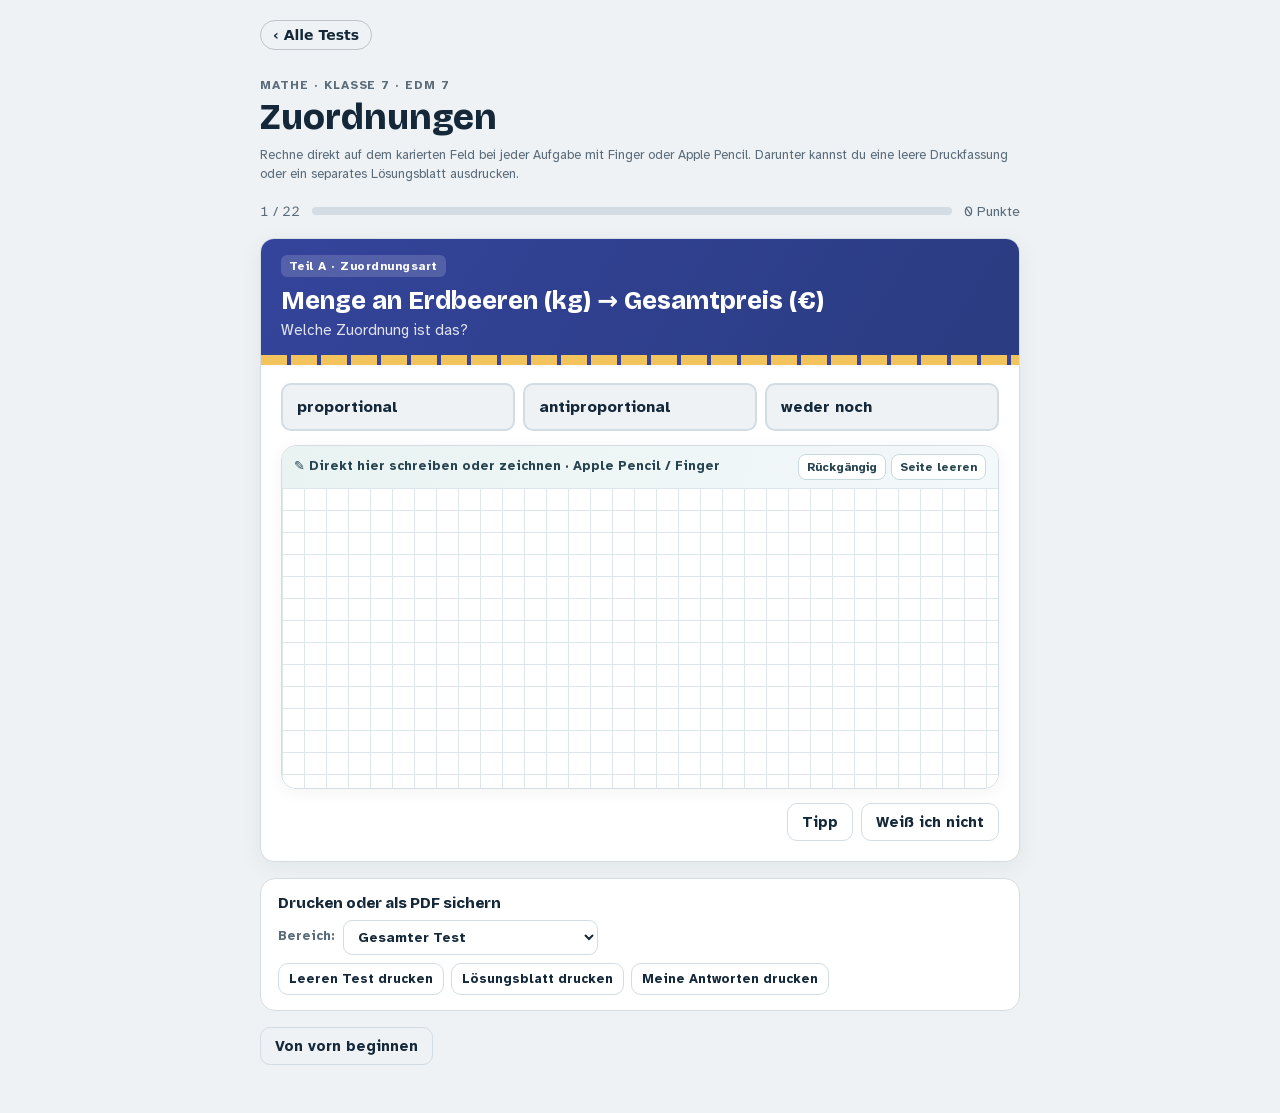
<file: tests/kl7/mathe-zuordnungen.html>
<!doctype html>
<html lang="de">
<head>
<meta charset="utf-8">
<meta name="robots" content="noindex, nofollow">
<meta name="viewport" content="width=device-width, initial-scale=1, viewport-fit=cover">
<title>Mathe: Zuordnungen</title>
<meta name="hub:area" content="kl7">
<meta name="hub:subject" content="Mathe">
<meta name="hub:desc" content="Proportional, antiproportional, Dreisatz, Graphen zeichnen und ablesen · 22 Aufgaben">
<meta name="hub:order" content="10">
<link rel="stylesheet" href="../../fonts/fonts.css">
<link rel="stylesheet" href="../../engine/quiz.css">
<script src="../../hub.js"></script>
</head>
<body>
<div class="wrap"></div>
<script>
// Based on the class 7 test "Zuordnungen & Daten" (EDM 7). Answers: dot or comma both work.
const prop = { x: [0, 6], y: [0, 12], sx: 1, sy: 1, nolabels: true };
window.TEST = {
  key: "mathe-zuordnungen-v1",
  title: "Zuordnungen",
  eyebrow: "Mathe · Klasse 7 · EDM 7",
  subject: "Mathe",
  intro: "Rechne direkt auf dem karierten Feld bei jeder Aufgabe mit Finger oder Apple Pencil. Darunter kannst du eine leere Druckfassung oder ein separates Lösungsblatt ausdrucken.",
  questions: [
    // ---- Teil A ----
    { part: "Teil A · Zuordnungsart", type: "mc", prompt: "Menge an Erdbeeren (kg) → Gesamtpreis (€)", sub: "Welche Zuordnung ist das?",
      options: ["proportional", "antiproportional", "weder noch"], answer: 0,
      hint: "Je mehr Erdbeeren, desto …? Und was passiert mit dem Preis, wenn du doppelt so viel kaufst?",
      explain: "<p>Je mehr Erdbeeren, desto teurer, und zwar gleichmäßig: doppelte Menge → doppelter Preis. Also <b>proportional</b>.</p>" },
    { part: "Teil A · Zuordnungsart", type: "mc", prompt: "Anzahl der Helfer → Dauer beim Aufräumen", sub: "Welche Zuordnung ist das? (Alle arbeiten gleich schnell.)",
      options: ["proportional", "antiproportional", "weder noch"], answer: 1,
      hint: "Je mehr Helfer, desto … dauert es?",
      explain: "<p>Je mehr Helfer, desto kürzer. Doppelt so viele Helfer brauchen nur die halbe Zeit. Also <b>antiproportional</b>.</p>" },
    { part: "Teil A · Zuordnungsart", type: "mc", prompt: "Ein Taxi kostet 3,60 € Grundgebühr plus 1,60 € pro Kilometer.", sub: "Ist Fahrstrecke (km) → Gesamtpreis (€) proportional?",
      options: ["Ja, proportional", "Nein, nicht proportional"], answer: 1,
      hint: "Rechne: Was kosten 1 km und 2 km? Ist das Doppelte herausgekommen?",
      explain: "<p>1 km kostet 5,20 €, 2 km kosten 6,80 €. Das ist <b>nicht</b> das Doppelte. Schuld ist die Grundgebühr: Der Graph startet bei 3,60 € und nicht im Ursprung (0|0).</p>",
      fig: { x: [0, 6], y: [0, 14], sx: 1, sy: 2, xl: "Strecke (km)", yl: "Preis (€)", fns: [{ f: x => 3.6 + 1.6 * x, from: 0 }], pts: [[0, 3.6, "3,60 €"]] } },
    { part: "Teil A · Zuordnungsart", type: "mc", prompt: "Quadrat: Seitenlänge a → Flächeninhalt A", sub: "2 cm → 4 cm²; 4 cm → 16 cm². Ist das proportional?",
      options: ["Ja, proportional", "Nein, nicht proportional"], answer: 1,
      hint: "Die Seite wird verdoppelt (2 → 4). Wird die Fläche auch nur verdoppelt?",
      explain: "<p>Doppelte Seite → <b>vierfache</b> Fläche (4 → 16). Bei proportional müsste es genau das Doppelte sein (8 cm²). Also nicht proportional.</p>" },
    { part: "Teil A · Merksatz", type: "mc", prompt: "Proportional: Verdoppelt (verdreifacht) man die Ausgangsgröße, so … sich die zugeordnete Größe.",
      options: ["verdoppelt (verdreifacht)", "halbiert (drittelt)", "verändert … nicht"], answer: 0,
      explain: "<p>Proportional heißt: Beide Größen wachsen im gleichen Verhältnis. ·2 links → ·2 rechts.</p>" },
    { part: "Teil A · Merksatz", type: "mc", prompt: "Antiproportional: Verdoppelt (verdreifacht) man die Ausgangsgröße, so … sich die zugeordnete Größe.",
      options: ["verdoppelt (verdreifacht)", "halbiert (drittelt)", "verändert … nicht"], answer: 1,
      explain: "<p>Antiproportional heißt: ·2 links → :2 rechts. Die eine Größe wird größer, die andere im gleichen Maß kleiner.</p>" },
    { part: "Teil A · Graphen", type: "mc", prompt: "Welcher Graph gehört zu einer antiproportionalen Zuordnung?",
      options: [
        { label: "A", fig: Object.assign({}, prop, { fns: [{ f: x => 2 * x }] }) },
        { label: "B", fig: Object.assign({}, prop, { fns: [{ f: x => 6 / x, from: 0.3 }] }) },
        { label: "C", fig: Object.assign({}, prop, { fns: [{ f: x => 3 + 1.2 * x }] }) }
      ], answer: 1,
      hint: "Antiproportional: Wird x größer, wird y kleiner.",
      explain: "<p><b>B</b> ist eine fallende Kurve (Hyperbel), die die Achsen nie berührt: antiproportional. <b>A</b> ist eine Gerade durch den Ursprung: proportional. <b>C</b> beginnt nicht bei (0|0): weder noch.</p>" },

    // ---- Teil B ----
    { part: "Teil B · Quotientengleichheit", type: "table", prompt: "Müsli: Berechne für jedes Wertepaar den Quotienten y : x.", sub: "Preis in € pro Gramm",
      table: { head: ["Müsli x (g)", "100", "150", "300", "600"], rows: [["Preis y (€)", "1,40", "2,10", "4,20", "8,40"], ["y : x", { a: 0.014, tol: 0.0001 }, { a: 0.014, tol: 0.0001 }, { a: 0.014, tol: 0.0001 }, { a: 0.014, tol: 0.0001 }]] },
      hint: "1,40 : 100 = ? (Komma zwei Stellen nach links)",
      explain: "<p>1,40 : 100 = 0,014 · 2,10 : 150 = 0,014 · 4,20 : 300 = 0,014 · 8,40 : 600 = 0,014. Alle gleich, also <b>quotientengleich → proportional</b>. 1 g kostet 1,4 Cent.</p>" },
    { part: "Teil B · Quotientengleichheit", type: "table", prompt: "Eintritt: Prüfe auf Quotientengleichheit (y : x).",
      table: { head: ["Kinder x", "1", "3", "6", "8"], rows: [["Eintritt y (€)", "10,00", "27,00", "54,00", "72,00"], ["y : x", { a: 10 }, { a: 9 }, { a: 9 }, { a: 9 }]] },
      explain: "<p>10 · 9 · 9 · 9: Die Quotienten sind <b>nicht alle gleich</b>. Also ist die Zuordnung nicht proportional (ab 3 Kindern gibt es wohl Rabatt).</p>" },
    { part: "Teil B · Quotientengleichheit", type: "mc", prompt: "Ist die Eintritts-Zuordnung aus der letzten Aufgabe proportional?", sub: "Quotienten: 10 · 9 · 9 · 9",
      options: ["Ja, die Quotienten sind fast gleich", "Nein, nicht alle Quotienten sind gleich"], answer: 1,
      explain: "<p>Für proportional müssen <b>alle</b> Quotienten genau gleich sein. Fast gleich reicht nicht.</p>" },
    { part: "Teil B · Produktgleichheit", type: "table", prompt: "Saft abfüllen: Berechne das Produkt x · y.",
      table: { head: ["Glasgröße x (ml)", "200", "400", "500", "1000"], rows: [["Anzahl Gläser y", "420", "210", "168", "84"], ["x · y", { a: 84000 }, { a: 84000 }, { a: 84000 }, { a: 84000 }]] },
      hint: "200 · 420: Rechne erst 2 · 42 und hänge dann die Nullen an.",
      explain: "<p>Jedes Mal 84 000. Alle Produkte gleich, also <b>produktgleich → antiproportional</b>. 84 000 ml = 84 Liter Saft insgesamt.</p>" },
    { part: "Teil B · Produktgleichheit", type: "mc", prompt: "Wertepaare (x | y): (2|6), (3|4), (4|3), (5|1,5), (6|1).", sub: "Ist die Zuordnung antiproportional?",
      options: ["Ja, alle Produkte sind 12", "Nein, nicht alle Produkte sind gleich"], answer: 1,
      hint: "Rechne x · y für jedes Paar, auch für die letzten beiden.",
      explain: "<p>2·6 = 12, 3·4 = 12, 4·3 = 12, aber 5·1,5 = <b>7,5</b> und 6·1 = <b>6</b>. Also nicht antiproportional.</p>" },
    { part: "Teil B · Faktor", type: "num", prompt: "Für 3 kg Kirschen bezahlt man 12,60 €.", sub: "Wie groß ist der Proportionalitätsfaktor k = y : x?",
      answer: 4.2, unit: "€ pro kg", show: "4,20 € pro kg",
      explain: "<p>k = 12,60 € : 3 kg = <b>4,20 € pro kg</b>. So viel kostet 1 kg.</p>" },
    { part: "Teil B · Gesamtgröße", type: "num", prompt: "4 Abfüllmaschinen brauchen für einen Auftrag 24 Minuten.", sub: "Wie lange bräuchte 1 Maschine allein?",
      answer: 96, unit: "Minuten",
      hint: "Antiproportional: Rechne die Gesamtgröße x · y aus.",
      explain: "<p>Gesamtgröße: 4 · 24 = 96. Eine Maschine allein braucht <b>96 Minuten</b>.</p>" },

    // ---- Teil C ----
    { part: "Teil C · Dreisatz", type: "table", prompt: "Ergänze die Dreisatz-Tabelle (proportional).",
      table: { head: ["Menge", "Preis (€)"], rows: [["3 kg", "12,60"], ["1 kg", { a: 4.2, show: "4,20" }], ["7 kg", { a: 29.4, show: "29,40" }]] },
      hint: "Erst durch 3 (auf 1 kg), dann mal 7.",
      explain: "<p>12,60 € : 3 = 4,20 € für 1 kg. 4,20 € · 7 = <b>29,40 €</b> für 7 kg.</p>" },
    { part: "Teil C · Dreisatz", type: "num", prompt: "3 kg Rasendünger reichen für 450 m² Rasen.", sub: "Wie viel kg braucht man für 600 m²?",
      answer: 4, unit: "kg",
      hint: "Wie viele m² schafft 1 kg?",
      explain: "<p>450 m² : 3 = 150 m² pro kg. 600 m² : 150 m² = <b>4 kg</b>.</p>" },
    { part: "Teil C · Dreisatz", type: "num", prompt: "375 ml Farblack reichen für 3 m².", sub: "Wie viel Lack braucht man für 10 m²?",
      answer: 1250, unit: "ml",
      hint: "Erst auf 1 m² zurückrechnen.",
      explain: "<p>375 ml : 3 = 125 ml pro m². 125 ml · 10 = <b>1250 ml</b> (= 1,25 Liter).</p>" },
    { part: "Teil C · Dreisatz", type: "num", prompt: "Ein Futtervorrat reicht für 6 Pferde 20 Tage.", sub: "Wie lange reicht er für 8 Pferde?",
      answer: 15, unit: "Tage",
      hint: "Mehr Pferde, weniger Tage: antiproportional. Rechne 6 · 20.",
      explain: "<p>6 · 20 = 120 „Pferde-Tage“. 120 : 8 = <b>15 Tage</b>.</p>" },

    // ---- Teil D ----
    { part: "Teil D · Graph zeichnen", type: "plot", prompt: "1 kg Erdbeeren kostet 4 €.", sub: "Trage die Punkte für 1, 2, 3 und 4 kg ein.",
      table: { head: ["Menge (kg)", "1", "2", "3", "4"], rows: [["Preis (€)", "4", "8", "12", "16"]] },
      grid: { x: [0, 5], y: [0, 20], sx: 1, sy: 2, xl: "Menge (kg)", yl: "Preis (€)" },
      points: [[1, 4], [2, 8], [3, 12], [4, 16]], after: { f: x => 4 * x, from: 0, to: 5 },
      hint: "Für 1 kg: 1 nach rechts, 4 nach oben. Eine Kästchenreihe nach oben sind 2 €.",
      explain: "<p>Alle Punkte liegen auf einer <b>Geraden durch den Ursprung</b>. Das ist typisch für eine proportionale Zuordnung.</p>" },
    { part: "Teil D · Graph ablesen", type: "num", prompt: "Der Graph zeigt den Preis für Äpfel.", sub: "Wie viel kosten 6 kg?",
      fig: { x: [0, 8], y: [0, 12], sx: 1, sy: 1, xl: "Menge (kg)", yl: "Preis (€)", fns: [{ f: x => 1.5 * x }], pts: [[2, 3]] },
      answer: 9, unit: "€",
      hint: "Geh bei 6 kg senkrecht nach oben bis zur Geraden, dann waagerecht nach links.",
      explain: "<p>Bei x = 6 liegt die Gerade bei y = 9. 6 kg kosten <b>9 €</b> (1 kg = 1,50 €).</p>" },
    { part: "Teil D · Graph ablesen", type: "num", prompt: "Gleicher Apfel-Graph.", sub: "Wie viel kg bekommst du für 12 €?",
      fig: { x: [0, 8], y: [0, 12], sx: 1, sy: 1, xl: "Menge (kg)", yl: "Preis (€)", fns: [{ f: x => 1.5 * x }], pts: [[2, 3]] },
      answer: 8, unit: "kg",
      hint: "Jetzt umgekehrt: Bei 12 € waagerecht nach rechts bis zur Geraden, dann nach unten.",
      explain: "<p>y = 12 erreicht die Gerade bei x = 8. Für 12 € bekommst du <b>8 kg</b>.</p>" },
    { part: "Teil D · Kurve zeichnen", type: "plot", prompt: "12 Stück Kuchen werden gerecht verteilt.", sub: "Anzahl Kinder x → Stücke pro Kind y. Trage alle Punkte aus der Tabelle ein.",
      table: { head: ["Kinder x", "1", "2", "3", "4", "6", "12"], rows: [["Stücke y", "12", "6", "4", "3", "2", "1"]] },
      grid: { x: [0, 12], y: [0, 12], sx: 1, sy: 1, xl: "Kinder", yl: "Stücke pro Kind", lx: 2, ly: 2 },
      points: [[1, 12], [2, 6], [3, 4], [4, 3], [6, 2], [12, 1]], after: { f: x => 12 / x, from: 1, to: 12 },
      explain: "<p>Das Produkt ist immer 12, also antiproportional. Die Punkte liegen auf einer <b>fallenden Kurve (Hyperbel)</b>, nicht auf einer Geraden.</p>" }
  ]
};
</script>
<script src="../../engine/land.js"></script>
<script src="../../engine/scenes.js"></script>
<script src="../../engine/quiz.js"></script>
</body>
</html>
</file>
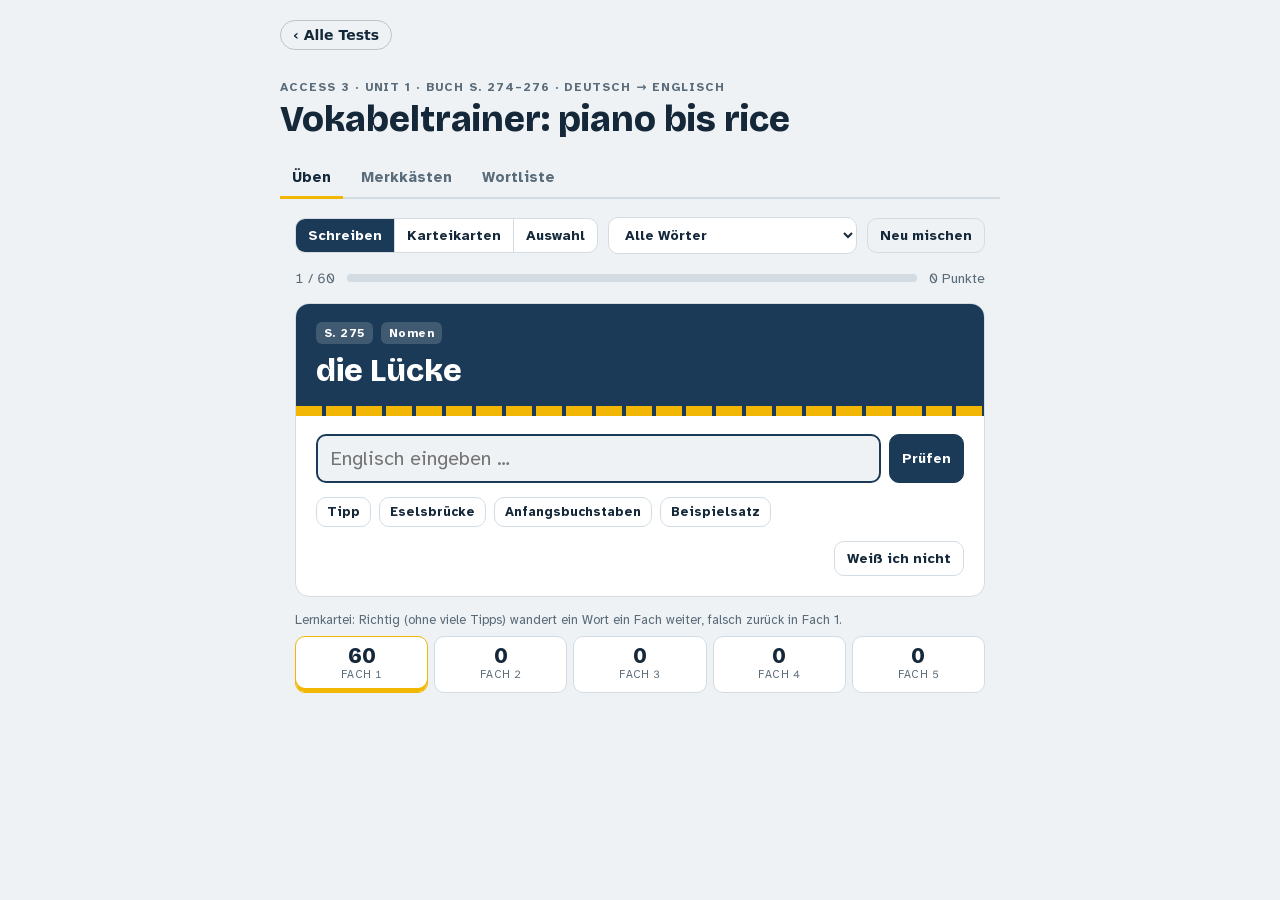
<file: tests/schule/englisch-vokabeln-unit1.html>
<!doctype html>
<html lang="de">
<head>
<meta charset="utf-8">
<meta name="viewport" content="width=device-width, initial-scale=1, viewport-fit=cover">
<title>Vokabeltrainer Access 3 Unit 1</title>
<meta name="claude:viewport-fit-sides" content="cover">
<style>
/* Layout: one centred column; the question card is a station sign with a yellow platform-edge stripe; the Lernkartei shows as five "Fächer". */
:root{
  --bg:#eef2f4; --surface:#ffffff; --ink:#14283a; --muted:#5a6b7a; --line:#d3dce3;
  --sign:#1b3a57; --sign-fg:#ffffff; --signal:#f2b705; --signal-ink:#3b2c00;
  --good:#1d7f47; --good-bg:#e2f3e9; --bad:#b8322b; --bad-bg:#fbe7e5; --hint-bg:#fff5d1; --near:#9a6a00;
  --f-display:"Bricolage Grotesque", "Avenir Next", system-ui, sans-serif;
  --f-body:"Atkinson Hyperlegible", "Segoe UI", system-ui, sans-serif;
  --f-ipa:"Noto Sans", "Lucida Sans Unicode", "Arial Unicode MS", sans-serif;
}
@media (prefers-color-scheme: dark){:root:not([data-theme="light"]){
  --bg:#0e1720; --surface:#16222e; --ink:#e6edf2; --muted:#9aaab8; --line:#2a3a48;
  --sign:#234a70; --sign-fg:#ffffff; --signal:#f5c33b; --signal-ink:#2a1f00;
  --good:#5fd08f; --good-bg:#16301f; --bad:#ff8a7f; --bad-bg:#3a1e1c; --hint-bg:#352c12; --near:#f2c75c; color-scheme:dark}}
:root[data-theme="dark"]{
  --bg:#0e1720; --surface:#16222e; --ink:#e6edf2; --muted:#9aaab8; --line:#2a3a48;
  --sign:#234a70; --sign-fg:#ffffff; --signal:#f5c33b; --signal-ink:#2a1f00;
  --good:#5fd08f; --good-bg:#16301f; --bad:#ff8a7f; --bad-bg:#3a1e1c; --hint-bg:#352c12; --near:#f2c75c; color-scheme:dark}
*{box-sizing:border-box}
html,body{margin:0}
[hidden]{display:none!important}
body{background:var(--bg);color:var(--ink);font-family:var(--f-body);font-size:16px;line-height:1.5;
  padding-left:max(16px,env(safe-area-inset-left,0px));padding-right:max(16px,env(safe-area-inset-right,0px));padding-block:20px 48px}
.wrap{max-width:720px;margin:0 auto;display:flex;flex-direction:column;gap:18px}
header{display:flex;flex-direction:column;gap:4px}
.eyebrow{font-size:12px;letter-spacing:.08em;text-transform:uppercase;color:var(--muted);font-weight:700}
h1{font-family:var(--f-display);font-weight:800;font-size:clamp(26px,6vw,36px);line-height:1.1;margin:0;text-wrap:balance}
h2{font-family:var(--f-display);font-weight:700;font-size:22px;margin:0}
.tabs{display:flex;gap:6px;flex-wrap:wrap;border-bottom:2px solid var(--line)}
.tab{appearance:none;border:0;background:none;color:var(--muted);font:700 15px var(--f-body);padding:10px 12px;cursor:pointer;border-bottom:3px solid transparent;margin-bottom:-2px}
.tab[aria-selected="true"]{color:var(--ink);border-bottom-color:var(--signal)}
.controls{display:flex;flex-wrap:wrap;gap:10px;align-items:center}
.seg{display:inline-flex;border:1.5px solid var(--line);border-radius:10px;overflow:hidden;background:var(--surface)}
.seg button{appearance:none;border:0;background:none;color:var(--ink);font:600 14px var(--f-body);padding:8px 12px;cursor:pointer}
.seg button+button{border-left:1.5px solid var(--line)}
.seg button[aria-pressed="true"]{background:var(--sign);color:var(--sign-fg)}
select,.btn{font:600 14px var(--f-body);color:var(--ink);background:var(--surface);border:1.5px solid var(--line);border-radius:10px;padding:8px 12px;cursor:pointer}
.btn:hover,select:hover{border-color:var(--muted)}
.btn.primary{background:var(--sign);color:var(--sign-fg);border-color:var(--sign)}
.btn.signal{background:var(--signal);color:var(--signal-ink);border-color:var(--signal)}
.btn.ghost{background:none}
:focus-visible{outline:3px solid var(--signal);outline-offset:2px}
.progress{display:flex;align-items:center;gap:12px;font-variant-numeric:tabular-nums;font-size:14px;color:var(--muted)}
.bar{flex:1;height:8px;background:var(--line);border-radius:99px;overflow:hidden}
.bar span{display:block;height:100%;background:var(--sign);width:0;transition:width .3s}
/* station-sign card */
.card{background:var(--surface);border:1.5px solid var(--line);border-radius:14px;overflow:hidden}
.sign{background:var(--sign);color:var(--sign-fg);padding:18px 20px 16px;display:flex;flex-direction:column;gap:8px}
.sign .meta{display:flex;gap:8px;flex-wrap:wrap}
.chip{font-size:12px;font-weight:700;letter-spacing:.04em;padding:2px 8px;border-radius:6px;background:rgba(255,255,255,.16)}
.prompt{font-family:var(--f-display);font-weight:700;font-size:clamp(22px,5.5vw,32px);line-height:1.2;text-wrap:balance}
.edge{height:10px;background:repeating-linear-gradient(90deg,var(--signal) 0 26px,var(--sign) 26px 30px)}
.body{padding:18px 20px 20px;display:flex;flex-direction:column;gap:14px}
.answer-row{display:flex;gap:8px;flex-wrap:wrap}
.answer-row input{flex:1 1 220px;min-width:0;font:400 20px var(--f-body);padding:10px 12px;border:2px solid var(--line);border-radius:10px;background:var(--bg);color:var(--ink)}
.answer-row input:focus{border-color:var(--sign);outline:none}
.hints{display:flex;flex-wrap:wrap;gap:8px}
.hints .btn{font-size:13px;padding:6px 10px}
.hints .btn[disabled]{opacity:.45;cursor:default}
.hintbox{background:var(--hint-bg);border-radius:10px;padding:10px 14px;display:flex;flex-direction:column;gap:6px}
.hintbox p{margin:0}
.hintbox b{font-size:12px;letter-spacing:.06em;text-transform:uppercase;color:var(--muted);display:block}
.letters{font-family:var(--f-ipa);font-size:20px;letter-spacing:.18em}
.fb{border-radius:10px;padding:12px 14px;display:flex;flex-direction:column;gap:8px}
.fb.good{background:var(--good-bg)} .fb.bad{background:var(--bad-bg)} .fb.near{background:var(--hint-bg)}
.fb .verdict{font-weight:700}
.fb.good .verdict{color:var(--good)} .fb.bad .verdict{color:var(--bad)} .fb.near .verdict{color:var(--near)}
.solution{display:flex;flex-direction:column;gap:6px}
.solution .en{font-family:var(--f-display);font-weight:700;font-size:24px;display:flex;align-items:center;gap:10px;flex-wrap:wrap}
.ipa{font-family:var(--f-ipa);font-weight:400;font-size:16px;color:var(--muted)}
.solution p{margin:0}
.note{border-left:4px solid var(--bad);padding-left:10px}
.cog{color:var(--muted);font-size:14px}
.speak{font-size:13px;padding:4px 10px}
.actions{display:flex;gap:8px;flex-wrap:wrap;justify-content:flex-end}
.mc{display:grid;grid-template-columns:repeat(auto-fit,minmax(220px,1fr));gap:8px}
.mc button{text-align:left;font:600 17px var(--f-body);padding:12px 14px;border-radius:10px;border:2px solid var(--line);background:var(--bg);color:var(--ink);cursor:pointer}
.mc button.right{border-color:var(--good);background:var(--good-bg)}
.mc button.wrong{border-color:var(--bad);background:var(--bad-bg)}
.mc button[disabled]{cursor:default}
/* Lernkartei */
.kartei{display:grid;grid-template-columns:repeat(5,minmax(0,1fr));gap:6px}
.fach{background:var(--surface);border:1.5px solid var(--line);border-radius:10px;padding:8px 6px;text-align:center;font-variant-numeric:tabular-nums}
.fach .n{font-family:var(--f-display);font-weight:800;font-size:22px;line-height:1}
.fach .l{font-size:11px;color:var(--muted);letter-spacing:.04em;text-transform:uppercase}
.fach.on{border-color:var(--signal);box-shadow:inset 0 -4px 0 var(--signal)}
.small{font-size:13px;color:var(--muted)}
.end{display:flex;flex-direction:column;gap:12px}
.big{font-family:var(--f-display);font-weight:800;font-size:44px;line-height:1}
ul.miss{margin:0;padding-left:18px}
/* Merkkästen + Wortliste */
.box{background:var(--surface);border:1.5px solid var(--line);border-radius:12px;padding:16px 18px;display:flex;flex-direction:column;gap:10px}
.box h3{margin:0;font-family:var(--f-display);font-size:18px;color:var(--sign)}
:root[data-theme="dark"] .box h3{color:var(--signal)}
@media (prefers-color-scheme: dark){:root:not([data-theme="light"]) .box h3{color:var(--signal)}}
.pairs{display:grid;grid-template-columns:minmax(0,1fr) minmax(0,1fr);gap:4px 16px}
.pairs .e{font-weight:700}
.warn{display:flex;gap:8px;align-items:flex-start}
.bang{flex:none;background:var(--bad);color:#fff;font-weight:800;border-radius:4px;width:20px;height:20px;display:grid;place-items:center;font-size:13px;margin-top:2px}
.notes{display:flex;flex-direction:column;gap:8px}
.tbl{overflow-x:auto;border:1.5px solid var(--line);border-radius:12px;background:var(--surface)}
table{border-collapse:collapse;width:100%;font-size:14px}
th,td{text-align:left;padding:8px 10px;border-bottom:1px solid var(--line);vertical-align:top}
th{font-size:12px;letter-spacing:.06em;text-transform:uppercase;color:var(--muted);position:sticky;top:0;background:var(--surface)}
td.num{font-variant-numeric:tabular-nums;color:var(--muted)}
.resetrow{display:flex;gap:8px;align-items:center;flex-wrap:wrap}
@media (max-width:480px){.pairs{grid-template-columns:1fr}.pairs .d{margin-bottom:6px}}
@media (prefers-reduced-motion: reduce){*{transition:none!important;animation:none!important}}
@keyframes shake{0%,100%{transform:none}25%{transform:translateX(-5px)}75%{transform:translateX(5px)}}
.shake{animation:shake .25s}
</style>

<meta name="hub:area" content="schule">
<meta name="hub:subject" content="Englisch">
<meta name="hub:title" content="Vokabeln Unit 1: piano bis rice">
<meta name="hub:desc" content="Access 3 · S. 274–276 · 60 Wörter, Deutsch → Englisch, mit Lernkartei">
<meta name="robots" content="noindex, nofollow">
<link rel="stylesheet" href="../../fonts/fonts.css">
<script src="../../hub.js"></script>
</head>
<body>
<div class="wrap">
  <header>
    <span class="eyebrow">Access 3 · Unit 1 · Buch S. 274–276 · Deutsch → Englisch</span>
    <h1>Vokabeltrainer: piano bis rice</h1>
  </header>

  <nav class="tabs" role="tablist">
    <button class="tab" role="tab" id="tab-train" aria-selected="true" data-view="train">Üben</button>
    <button class="tab" role="tab" id="tab-boxes" aria-selected="false" data-view="boxes">Merkkästen</button>
    <button class="tab" role="tab" id="tab-list" aria-selected="false" data-view="list">Wortliste</button>
  </nav>

  <!-- TRAIN -->
  <section id="view-train" class="wrap" style="gap:14px">
    <div class="controls">
      <div class="seg" role="group" aria-label="Modus">
        <button id="m-type" data-mode="type">Schreiben</button>
        <button id="m-cards" data-mode="cards">Karteikarten</button>
        <button id="m-mc" data-mode="mc">Auswahl</button>
      </div>
      <select id="set" aria-label="Wörter auswählen">
        <option value="all">Alle Wörter</option>
                <option value="274">Nur S. 274</option>
        <option value="275">Nur S. 275</option>
        <option value="276">Nur S. 276</option>
        <option value="weak">Schwache Wörter (Fach 1–2)</option>
      </select>
      <button class="btn ghost" id="restart">Neu mischen</button>
    </div>

    <div class="progress"><span id="pos">1 / 60</span><div class="bar"><span id="barfill"></span></div><span id="pts">0 Punkte</span></div>

    <article class="card" id="qcard">
      <div class="sign">
        <div class="meta"><span class="chip" id="c-page">S. 274</span><span class="chip" id="c-pos">Nomen</span></div>
        <div class="prompt" id="prompt">das Klavier</div>
      </div>
      <div class="edge" aria-hidden="true"></div>
      <div class="body">
        <div id="typeArea" class="answer-row">
          <input id="answer" type="text" autocomplete="off" autocapitalize="off" autocorrect="off" spellcheck="false" placeholder="Englisch eingeben …" aria-label="Übersetzung">
          <button class="btn primary" id="checkBtn">Prüfen</button>
        </div>
        <div id="mcArea" class="mc" hidden></div>
        <div class="hints" id="hintBtns">
          <button class="btn" data-hint="hint">Tipp</button>
          <button class="btn" data-hint="mnemo">Eselsbrücke</button>
          <button class="btn" data-hint="letters">Anfangsbuchstaben</button>
          <button class="btn" data-hint="ex">Beispielsatz</button>
        </div>
        <div class="hintbox" id="hintbox" hidden></div>
        <div class="fb" id="fb" hidden></div>
        <div class="actions">
          <button class="btn ghost" id="skipBtn">Weiß ich nicht</button>
          <button class="btn signal" id="flipBtn" hidden>Umdrehen</button>
          <button class="btn" id="noBtn" hidden>Nicht gewusst</button>
          <button class="btn primary" id="yesBtn" hidden>Gewusst</button>
          <button class="btn primary" id="nextBtn" hidden>Weiter</button>
        </div>
      </div>
    </article>

    <article class="card end" id="endcard" hidden>
      <div class="body end" id="endbody"></div>
    </article>

    <div>
      <div class="small" style="margin-bottom:6px">Lernkartei: Richtig (ohne viele Tipps) wandert ein Wort ein Fach weiter, falsch zurück in Fach 1.</div>
      <div class="kartei" id="kartei"></div>
    </div>
  </section>

  <!-- BOXES -->
  <section id="view-boxes" class="wrap" style="gap:14px" hidden></section>

  <!-- LIST -->
  <section id="view-list" class="wrap" style="gap:14px" hidden></section>
</div>

<script>
const DATA = {"items": [{"p": 274, "de": "das Klavier, das Piano", "en": "piano", "ipa": "piˈænəʊ", "pos": "noun", "ex": "My sister practises the {piano} every day.", "hint": "Musikinstrument mit schwarzen und weißen Tasten.", "mnemo": "Fast wie im Deutschen: das Piano. Aber: Man sagt play THE piano – mit „the“!", "note": "English: (to) play the piano – German: Klavier spielen (ohne Artikel).", "cog": "", "acc": ["piano"], "id": 1}, {"p": 274, "de": "leise; weich, sanft", "en": "soft", "ipa": "sɒft", "pos": "adj", "ex": "Please talk in a {soft} voice – the baby is sleeping.", "hint": "Gegenteil von loud und von hard.", "mnemo": "Softeis ist weich, ein Softball tut nicht weh – soft = weich/leise.", "note": "loud ◄► soft · hard ◄► soft", "cog": "", "acc": ["soft"], "id": 2}, {"p": 274, "de": "roh", "en": "raw", "ipa": "rɔː", "pos": "adj", "ex": "You can't eat this chicken – it's still {raw}!", "hint": "Nicht gekocht, nicht gebraten.", "mnemo": "raw klingt wie „roh“, nur mit englischem Akzent: „rooo“.", "note": "", "cog": "", "acc": ["raw"], "id": 3}, {"p": 274, "de": "heute Abend, heute Nacht", "en": "tonight", "ipa": "təˈnaɪt", "pos": "adv", "ex": "There's a good film on TV {tonight}.", "hint": "to + Nacht", "mnemo": "to + night – genau wie to + day = today.", "note": "", "cog": "", "acc": ["tonight"], "id": 4}, {"p": 274, "de": "die Portion (beim Essen)", "en": "helping", "ipa": "ˈhelpɪŋ", "pos": "noun", "ex": "The soup was great. Can I have a second {helping}?", "hint": "Steckt das Wort help drin.", "mnemo": "Jemand hilft (help) dir Essen auf den Teller. a second helping = ein Nachschlag.", "note": "", "cog": "", "acc": ["helping"], "id": 5}, {"p": 274, "de": "der Magen", "en": "stomach", "ipa": "ˈstʌmək", "pos": "noun", "ex": "I ate too much. My {stomach} hurts.", "hint": "Organ, in dem das Essen landet. Achtung bei der Aussprache!", "mnemo": "Sprich „STAM-ek“: Das ch klingt wie k. Merksatz: Der Magen macht „k“!", "note": "Aussprache: stomach [ˈstʌmək] – ch = k!", "cog": "F l'estomac (m) · L stomachus", "acc": ["stomach"], "id": 6}, {"p": 274, "de": "zögern", "en": "(to) hesitate", "ipa": "ˈhezɪteɪt", "pos": "verb", "ex": "Don't {hesitate} to ask if you need help.", "hint": "Nicht sofort handeln, erst einmal abwarten.", "mnemo": "He-si-tate: „He sits and waits“ – er sitzt da und zögert.", "note": "", "cog": "F hésiter", "acc": ["hesitate"], "id": 7}, {"p": 274, "de": "Richtung Osten", "en": "eastbound", "ipa": "ˈiːstbaʊnd", "pos": "adj", "ex": "The {eastbound} train leaves from platform 2.", "hint": "Himmelsrichtung + bound (unterwegs nach).", "mnemo": "east = Osten, bound = unterwegs nach. Genauso: southbound, northbound, westbound.", "note": "southbound = Richtung Süden", "cog": "", "acc": ["eastbound"], "id": 8}, {"p": 274, "de": "umsteigen", "en": "(to) change", "ipa": "tʃeɪndʒ", "pos": "verb", "ex": "We had to {change} trains in Cologne.", "hint": "Du wechselst den Zug.", "mnemo": "Beim Umsteigen wechselst du den Zug – wechseln = change (wie Wechselgeld = change).", "note": "", "cog": "", "acc": ["change"], "id": 9}, {"p": 274, "de": "unterbrechen", "en": "(to) interrupt", "ipa": "ˌɪntəˈrʌpt", "pos": "verb", "ex": "Please don't {interrupt} me while I'm talking.", "hint": "Jemandem ins Wort fallen.", "mnemo": "inter = zwischen, rupt = brechen → „dazwischenbrechen“.", "note": "", "cog": "F interrompre · L interrumpere", "acc": ["interrupt"], "id": 10}, {"p": 274, "de": "das Vergnügen, das Geschenk (kleine Freude)", "en": "treat", "ipa": "triːt", "pos": "noun", "ex": "Here's a little {treat} for you: chocolate!", "hint": "An Halloween: „Trick or ___!“", "mnemo": "„Trick or treat!“ – Süßigkeiten sind ein kleines Vergnügen.", "note": "This is my treat. (infml) = Ich bezahle / Ich lade dich ein. (NICHT: I invite you.)", "cog": "", "acc": ["treat"], "id": 11}, {"p": 274, "de": "jn. (zu etwas) einladen (= für jn. bezahlen)", "en": "(to) treat sb. (to sth.)", "ipa": "triːt", "pos": "verb", "ex": "I didn't pay for the pizza – my uncle {treated} me.", "hint": "Gleiches Wort wie „das Vergnügen“ – hier als Verb.", "mnemo": "Wer für dich bezahlt, macht dir ein treat (Vergnügen). invite heißt nur: zu einer Party einladen!", "note": "Bezahlen-einladen = treat · zur Party einladen = invite", "cog": "", "acc": ["treat", "treat to"], "id": 12}, {"p": 274, "de": "sich trennen", "en": "(to) part", "ipa": "pɑːt", "pos": "verb", "ex": "They {parted} at the station and never met again.", "hint": "Auseinandergehen – auch Wege tun das.", "mnemo": "Wer sich trennt, wird zu zwei Teilen (parts).", "note": "„Parting is such sweet sorrow.“ (Shakespeare) – „So süß ist Trennungswehe.“", "cog": "", "acc": ["part"], "id": 13}, {"p": 274, "de": "die Atmosphäre; die Stimmung", "en": "atmosphere", "ipa": "ˈætməsfɪə", "pos": "noun", "ex": "The café has a really nice {atmosphere}.", "hint": "Fast wie im Deutschen.", "mnemo": "Wie Deutsch – aber hinten -ere statt -äre: atmosph-ERE.", "note": "", "cog": "", "acc": ["atmosphere"], "id": 14}, {"p": 274, "de": "etwas fallen lassen", "en": "(to) drop sth.", "ipa": "drɒp", "pos": "verb", "ex": "Be careful! Don't {drop} the glasses.", "hint": "Etwas rutscht dir aus der Hand.", "mnemo": "a drop = ein Tropfen – und ein Tropfen fällt nach unten.", "note": "", "cog": "", "acc": ["drop"], "id": 15}, {"p": 274, "de": "öffentlich", "en": "public", "ipa": "ˈpʌblɪk", "pos": "adj", "ex": "You can borrow books at the {public} library.", "hint": "Für alle Leute zugänglich.", "mnemo": "Wie „Publikum“ – das sind alle Leute.", "note": "", "cog": "F public, publique · L publicus", "acc": ["public"], "id": 16}, {"p": 274, "de": "die Öffentlichkeit", "en": "(the) public", "ipa": "ˈpʌblɪk", "pos": "noun", "ex": "Don't pick your nose in {public}!", "hint": "in ___ = in der Öffentlichkeit", "mnemo": "Das Publikum = alle Leute = die Öffentlichkeit.", "note": "in public = in der Öffentlichkeit (ohne „the“!)", "cog": "", "acc": ["the public", "public"], "id": 17}, {"p": 274, "de": "das Verkehrsmittel; der Transport", "en": "transport", "ipa": "ˈtrænspɔːt", "pos": "noun", "ex": "{Public transport} in London is fast but expensive.", "hint": "public ___ = öffentliche Verkehrsmittel", "mnemo": "Fast wie Deutsch: Transport. public transport = Bus & Bahn.", "note": "", "cog": "", "acc": ["transport"], "id": 18}, {"p": 274, "de": "die Kollokation (Wörter, die oft zusammen vorkommen)", "en": "collocation", "ipa": "ˌkɒləˈkeɪʃn", "pos": "noun", "ex": "„Have a shower“ is a {collocation}.", "hint": "Wörter, die gern zusammen „wohnen“.", "mnemo": "co = zusammen, location = Ort → Wörter am selben Ort.", "note": "Beispiele: public transport, (to) have a shower", "cog": "F la collocation · L collocare", "acc": ["collocation"], "id": 19}, {"p": 274, "de": "einen Zug/Bus/… nehmen; (noch) erwischen", "en": "(to) catch a train/bus/…", "ipa": "kætʃ", "pos": "verb", "ex": "If we run, we can still {catch} the bus.", "hint": "Unregelmäßig: ___ – caught – caught", "mnemo": "catch = fangen: Du „fängst“ den Bus gerade noch!", "note": "Formen: catch – caught – caught", "cog": "", "acc": ["catch a train", "catch a bus", "catch", "catch the train", "catch the bus"], "id": 20}, {"p": 274, "de": "(ab)stempeln", "en": "(to) stamp", "ipa": "stæmp", "pos": "verb", "ex": "The teacher {stamped} my homework with a smiley.", "hint": "Klingt fast wie Stempel. Eine Briefmarke heißt genauso.", "mnemo": "Stempel → stamp: fast dieselben Buchstaben.", "note": "", "cog": "", "acc": ["stamp"], "id": 21}, {"p": 274, "de": "der Bahnsteig, das Gleis", "en": "platform", "ipa": "ˈplætfɔːm", "pos": "noun", "ex": "The train to London leaves from {platform} 4.", "hint": "Dort stehst du und wartest auf den Zug.", "mnemo": "Eine Plattform, von der du in den Zug einsteigst.", "note": "", "cog": "", "acc": ["platform"], "id": 22}, {"p": 274, "de": "einheimisch, beheimatet (in)", "en": "native (to)", "ipa": "ˈneɪtɪv", "pos": "adj", "ex": "Kangaroos are {native to} Australia.", "hint": "Von Natur aus dort zu Hause.", "mnemo": "Natur → native: was von Natur aus dort lebt. Native Americans = Ureinwohner Amerikas.", "note": "", "cog": "", "acc": ["native", "native to"], "id": 23}, {"p": 275, "de": "der/die Muttersprachler/in", "en": "native speaker", "ipa": "ˌneɪtɪv ˈspiːkə", "pos": "noun", "ex": "Our English assistant is a {native speaker} from Leeds.", "hint": "native + jemand, der spricht", "mnemo": "native (einheimisch) + speaker (Sprecher).", "note": "", "cog": "", "acc": ["native speaker"], "id": 24}, {"p": 275, "de": "die Botschaft; die Nachricht", "en": "message", "ipa": "ˈmesɪdʒ", "pos": "noun", "ex": "I sent you a {message} – did you get it?", "hint": "Das schickst du per Handy.", "mnemo": "Messenger-Apps verschicken messages.", "note": "message = 1. Nachricht · 2. Botschaft (z. B. eines Gedichts)", "cog": "", "acc": ["message"], "id": 25}, {"p": 275, "de": "parken", "en": "(to) park", "ipa": "pɑːk", "pos": "verb", "ex": "Mum {parked} the car outside the school.", "hint": "Fast wie im Deutschen.", "mnemo": "Wie Deutsch – nur ohne -en.", "note": "", "cog": "", "acc": ["park"], "id": 26}, {"p": 275, "de": "der Verkehr", "en": "traffic", "ipa": "ˈtræfɪk", "pos": "noun", "ex": "Sorry I'm late – there was so much {traffic}.", "hint": "Autos, Busse, Stau …", "mnemo": "So viele Autos „traf ich“ auf der Straße → traffic.", "note": "", "cog": "", "acc": ["traffic"], "id": 27}, {"p": 275, "de": "die (Verkehrs-)Ampel", "en": "traffic lights (pl)", "ipa": "ˈtræfɪk laɪts", "pos": "noun", "ex": "Stop! The {traffic lights} are red.", "hint": "Verkehr + Lichter (Plural!)", "mnemo": "Verkehrs-Lichter = Ampel. Meist im Plural: traffic lights.", "note": "traffic lights (pl), oft auch: traffic light", "cog": "", "acc": ["traffic lights", "traffic light"], "id": 28}, {"p": 275, "de": "der Reifen", "en": "tyre", "ipa": "taɪə", "pos": "noun", "ex": "I can't ride my bike – the back {tyre} is flat.", "hint": "Rund, aus Gummi, am Fahrrad.", "mnemo": "tyre klingt wie „tired“ (müde) – Reifen sind nach langer Fahrt müde.", "note": "AE: tire", "cog": "", "acc": ["tyre", "tire"], "id": 29}, {"p": 275, "de": "die Reifenpanne", "en": "flat tyre", "ipa": "ˌflæt ˈtaɪə", "pos": "noun", "ex": "We were late because the bus had a {flat tyre}.", "hint": "flach + Reifen", "mnemo": "Ein platter (flat) Reifen = Reifenpanne.", "note": "", "cog": "", "acc": ["flat tyre", "flat tire"], "id": 30}, {"p": 275, "de": "die Bremse", "en": "brake", "ipa": "breɪk", "pos": "noun", "ex": "My front {brake} doesn't work.", "hint": "Damit hältst du dein Fahrrad an.", "mnemo": "br-A-ke: Mit der Bremse hältst du An. Nicht verwechseln mit break (Pause)!", "note": "Klingt wie break (Pause), wird aber b-r-a-k-e geschrieben.", "cog": "", "acc": ["brake"], "id": 31}, {"p": 275, "de": "die Eisenbahn", "en": "railway", "ipa": "ˈreɪlweɪ", "pos": "noun", "ex": "The {railway} from London to Brighton is very old.", "hint": "Schiene + Weg", "mnemo": "rail = Schiene, way = Weg → Schienenweg.", "note": "", "cog": "", "acc": ["railway"], "id": 32}, {"p": 275, "de": "die Form, die Gestalt", "en": "shape", "ipa": "ʃeɪp", "pos": "noun", "ex": "The cake was in the {shape} of a heart.", "hint": "Kreis, Quadrat, Herz …", "mnemo": "„In shape sein“ = in Form sein.", "note": "English: Those glasses ARE a funny shape. – German: Die Brille HAT eine lustige Form.", "cog": "", "acc": ["shape"], "id": 33}, {"p": 275, "de": "auf etwas aufpassen", "en": "(to) mind sth.", "ipa": "maɪnd", "pos": "verb", "ex": "Can you {mind} my bag for a minute?", "hint": "In der Londoner U-Bahn hörst du: „___ the gap!“", "mnemo": "„Mind the gap!“ = Pass auf die Lücke (zwischen Zug und Bahnsteig) auf!", "note": "", "cog": "", "acc": ["mind"], "id": 34}, {"p": 275, "de": "die Lücke", "en": "gap", "ipa": "gæp", "pos": "noun", "ex": "There's a {gap} in the fence – the dog got out.", "hint": "„Mind the ___!“", "mnemo": "„Mind the gap“ – die berühmte Lücke zwischen Zug und Bahnsteig in London.", "note": "", "cog": "", "acc": ["gap"], "id": 35}, {"p": 275, "de": "die Durchsage, die Ansage", "en": "announcement", "ipa": "əˈnaʊnsmənt", "pos": "noun", "ex": "Listen to the {announcement} – our train is late.", "hint": "Kommt am Bahnhof aus dem Lautsprecher.", "mnemo": "Eine Annonce kündigt etwas an → announcement.", "note": "", "cog": "F l'annonce (f)", "acc": ["announcement"], "id": 36}, {"p": 275, "de": "jn. warnen", "en": "(to) warn sb.", "ipa": "wɔːn", "pos": "verb", "ex": "Dad {warned} me not to walk home alone.", "hint": "Fast wie im Deutschen.", "mnemo": "warnen → warn: einfach -en weglassen. Gesprochen wie „worn“.", "note": "English: (to) warn sb. NOT TO do sth. – German: jn. DAVOR warnen, etwas zu tun", "cog": "", "acc": ["warn"], "id": 37}, {"p": 275, "de": "der/die Passagier/in", "en": "passenger", "ipa": "ˈpæsɪndʒə", "pos": "noun", "ex": "The bus was full of {passengers}.", "hint": "Jemand, der mitfährt.", "mnemo": "Passagier → passenger: gleicher Anfang „pass…“.", "note": "", "cog": "", "acc": ["passenger", "passengers"], "id": 38}, {"p": 275, "de": "das Andenken, das Souvenir", "en": "souvenir", "ipa": "ˌsuːvəˈnɪə", "pos": "noun", "ex": "I bought a little red bus as a {souvenir}.", "hint": "Genau wie im Deutschen!", "mnemo": "Gleiches Wort wie im Deutschen – es kommt aus dem Französischen.", "note": "", "cog": "F le souvenir", "acc": ["souvenir"], "id": 39}, {"p": 275, "de": "das Bild, das Abbild; die Vorstellung", "en": "image", "ipa": "ˈɪmɪdʒ", "pos": "noun", "ex": "When I hear „NYC“, I have an {image} of skyscrapers in my head.", "hint": "Steckt auch in imagine (sich vorstellen).", "mnemo": "image → imagine. Aussprache: „IM-idsch“, nicht „i-MAHSCH“!", "note": "", "cog": "F l'image (f) · L imago (f)", "acc": ["image"], "id": 40}, {"p": 275, "de": "der Überblick", "en": "overview", "ipa": "ˈəʊvəvjuː", "pos": "noun", "ex": "This map gives you an {overview} of the city.", "hint": "über + Blick", "mnemo": "over = über, view = Blick – Wort für Wort übersetzt!", "note": "", "cog": "", "acc": ["overview"], "id": 41}, {"p": 275, "de": "die Küche (Kochstil), der Küchenstil", "en": "cuisine", "ipa": "kwɪˈziːn", "pos": "noun", "ex": "My favourite {cuisine} is Italian.", "hint": "Nicht der Raum – die Art zu kochen.", "mnemo": "Französisch für Küche: cuisine. Der Raum heißt kitchen!", "note": "Küche (Raum) = kitchen · Küche (Kochstil) = cuisine", "cog": "", "acc": ["cuisine"], "id": 42}, {"p": 275, "de": "wirklich, wahrhaftig", "en": "truly", "ipa": "ˈtruːli", "pos": "adv", "ex": "This is {truly} the best ice cream in town.", "hint": "true + ly", "mnemo": "true (wahr) + ly – aber das e fällt weg: tru-ly!", "note": "Mit truly betont man etwas. Schreibweise: truly (ohne e!)", "cog": "", "acc": ["truly"], "id": 43}, {"p": 275, "de": "erleben", "en": "(to) experience", "ipa": "ɪkˈspɪəriəns", "pos": "verb", "ex": "I want to {experience} life in a big city.", "hint": "Das gleiche Wort ist auch ein Nomen (Erfahrung, Erlebnis).", "mnemo": "Ein Experiment ist auch ein Erlebnis → experience.", "note": "verb: (to) experience – noun: experience", "cog": "", "acc": ["experience"], "id": 44}, {"p": 275, "de": "besonders, vor allem", "en": "especially", "ipa": "ɪˈspeʃəli", "pos": "adv", "ex": "I love sweets, {especially} chocolate.", "hint": "Steckt das Wort special drin.", "mnemo": "e-SPECIAL-ly: etwas ganz Spezielles.", "note": "", "cog": "", "acc": ["especially"], "id": 45}, {"p": 275, "de": "unzählbar, zahllos", "en": "countless", "ipa": "ˈkaʊntləs", "pos": "adj", "ex": "I've seen that film {countless} times.", "hint": "zählen + ohne", "mnemo": "count = zählen, -less = ohne → ohne Zahl.", "note": "", "cog": "", "acc": ["countless"], "id": 46}, {"p": 276, "de": "kochen; zum Kochen bringen (Wasser, Eier …)", "en": "(to) boil", "ipa": "bɔɪl", "pos": "verb", "ex": "{Boil} the water before you make the tea.", "hint": "Es blubbert bei 100 °C.", "mnemo": "boil klingt wie „Beule“ – kochendes Wasser wirft Blasen-Beulen.", "note": "Siehe Merkkasten „German kochen“", "cog": "", "acc": ["boil"], "id": 47}, {"p": 276, "de": "(ein) Essen kochen, eine Mahlzeit zubereiten", "en": "(to) cook a meal", "ipa": "kʊk ə miːl", "pos": "phrase", "ex": "Dad {cooks a meal} for the whole family every Sunday.", "hint": "Merkkasten „kochen“: ___ a meal", "mnemo": "Der Koch (cook) kocht eine ganze Mahlzeit (meal).", "note": "Merkkasten „German kochen“", "cog": "", "acc": ["cook a meal", "cook"], "id": 48}, {"p": 276, "de": "Wasser/Eier/Kartoffeln kochen", "en": "(to) boil water/eggs/potatoes", "ipa": "bɔɪl", "pos": "phrase", "ex": "How long do you {boil} eggs?", "hint": "Merkkasten „kochen“: alles im sprudelnden Wasser", "mnemo": "Alles, was im blubbernden Wasser liegt: boil.", "note": "Merkkasten „German kochen“", "cog": "", "acc": ["boil", "boil water", "boil eggs", "boil potatoes"], "id": 49}, {"p": 276, "de": "Tee/Kaffee/Suppe kochen", "en": "(to) make tea/coffee/soup", "ipa": "meɪk", "pos": "phrase", "ex": "Can you {make} some tea, please?", "hint": "Merkkasten „kochen“: Tee wird „gemacht“.", "mnemo": "Tee wird gemacht: make tea – nie cook tea!", "note": "Merkkasten „German kochen“", "cog": "", "acc": ["make", "make tea", "make coffee", "make soup"], "id": 50}, {"p": 276, "de": "das Kochen übernehmen („Wer kocht heute Abend?“)", "en": "(to) do the cooking", "ipa": "duː ðə ˈkʊkɪŋ", "pos": "phrase", "ex": "Who is going to {do the cooking} this evening?", "hint": "Wie do the shopping (einkaufen) …", "mnemo": "do the shopping, do the washing-up, do the cooking.", "note": "Who is going to cook / do the cooking this evening? = Wer kocht heute Abend?", "cog": "", "acc": ["do the cooking", "cook"], "id": 51}, {"p": 276, "de": "die Zitrone", "en": "lemon", "ipa": "ˈlemən", "pos": "noun", "ex": "I'd like a cup of tea with {lemon}, please.", "hint": "Gelb und sauer.", "mnemo": "Lemon → Limonade wurde früher aus Zitronen gemacht.", "note": "", "cog": "", "acc": ["lemon"], "id": 52}, {"p": 276, "de": "das Öl", "en": "oil", "ipa": "ɔɪl", "pos": "noun", "ex": "Put a little {oil} in the pan.", "hint": "Kommt in die Pfanne oder in den Salat.", "mnemo": "Öl → oil: Aus dem Ö wird oi.", "note": "", "cog": "", "acc": ["oil"], "id": 53}, {"p": 276, "de": "der Knoblauch", "en": "garlic", "ipa": "ˈɡɑːlɪk", "pos": "noun", "ex": "Vampires hate {garlic}!", "hint": "Riecht stark – Vampire mögen es nicht.", "mnemo": "Knoblauch schmeckt Vampiren GAR nicht: „gar-lick“.", "note": "", "cog": "", "acc": ["garlic"], "id": 54}, {"p": 276, "de": "das Schild; das Zeichen", "en": "sign", "ipa": "saɪn", "pos": "noun", "ex": "The {sign} says „No swimming“.", "hint": "Das g spricht man nicht!", "mnemo": "Signal → sign. Das g bleibt stumm – wie ein Schild.", "note": "", "cog": "", "acc": ["sign"], "id": 55}, {"p": 276, "de": "der (Kauf-)Preis", "en": "price", "ipa": "praɪs", "pos": "noun", "ex": "What's the {price} of this T-shirt?", "hint": "Was etwas kostet.", "mnemo": "price mit c wie Cent. Der Preis bei einem Wettbewerb heißt prize (mit z)!", "note": "price = Kaufpreis · prize = Gewinn im Wettbewerb", "cog": "", "acc": ["price"], "id": 56}, {"p": 276, "de": "der Knödel", "en": "dumpling", "ipa": "ˈdʌmplɪŋ", "pos": "noun", "ex": "We had Chinese {dumplings} for lunch.", "hint": "Rund, gefüllt oder aus Teig.", "mnemo": "Dumpling klingt dumpf und rund – wie ein Knödel.", "note": "", "cog": "", "acc": ["dumpling", "dumplings"], "id": 57}, {"p": 276, "de": "der Marktstand", "en": "market stall", "ipa": "ˈmɑːkɪt stɔːl", "pos": "noun", "ex": "She sells fruit at a {market stall}.", "hint": "Markt + Stand", "mnemo": "market = Markt, stall = Stand (wie ein kleiner Stall).", "note": "", "cog": "", "acc": ["market stall"], "id": 58}, {"p": 276, "de": "braten (in der Pfanne)", "en": "(to) fry", "ipa": "fraɪ", "pos": "verb", "ex": "{Fry} the onions in a little oil.", "hint": "In heißem Fett in der Pfanne.", "mnemo": "French fries = Pommes frites – in Fett gebraten.", "note": "", "cog": "", "acc": ["fry"], "id": 59}, {"p": 276, "de": "der Reis", "en": "rice", "ipa": "raɪs", "pos": "noun", "ex": "I'd like a bowl of {rice}, please.", "hint": "Wächst in Asien auf nassen Feldern.", "mnemo": "Reis → rice: klingt gleich, nur mit c geschrieben. (Reise = trip!)", "note": "", "cog": "", "acc": ["rice"], "id": 60}], "boxes": [{"title": "German „kochen“", "rows": [["(to) cook a meal", "(ein) Essen kochen, eine Mahlzeit zubereiten"], ["(to) boil water/eggs/potatoes", "Wasser/Eier/Kartoffeln kochen"], ["(to) make tea/coffee/soup", "Tee/Kaffee/Suppe kochen"]], "warn": ["Who is going to cook / do the cooking this evening?", "Wer kocht heute Abend?"]}], "meta": {"title": "Vokabeltrainer Access 3 Unit 1", "h1": "Vokabeltrainer: piano bis rice", "eyebrow": "Access 3 · Unit 1 · Buch S. 274–276 · Deutsch → Englisch", "key": "vt-access3-u1-274", "book": "Access 3", "unit": "1", "pages": "274–276", "range": "piano – rice", "target": "Englisch", "speech_lang": "en-GB", "pdf": "Englisch access 3 OCR.pdf", "pdf_pages": [[140, "S. 274–275"], [141, "S. 276–277"]], "tags": ["englisch", "vokabeln", "access3", "unit1", "klasse7"], "md_name": "Vokabeltest Unit 1 – S. 274–276 (piano bis rice).md", "html_name": "Vokabeltrainer Unit 1 – S. 274–276.html"}};
const ITEMS = DATA.items, BYID = {};
ITEMS.forEach(it => BYID[it.id] = it);
const POS = {noun:"Nomen", verb:"Verb", adj:"Adjektiv", adv:"Adverb", phrase:"Wendung"};
const $ = s => document.querySelector(s);
const esc = s => String(s).replace(/[&<>"]/g, c => ({"&":"&amp;","<":"&lt;",">":"&gt;",'"':"&quot;"}[c]));
const KEY = "vt-access3-u1-274";
const store = {
  get(k, d){ try{ const v = localStorage.getItem(k); return v ? JSON.parse(v) : d; }catch(e){ return d; } },
  set(k, v){ try{ localStorage.setItem(k, JSON.stringify(v)); }catch(e){} }
};
let leit = store.get(KEY + "-kartei", {});
let prefs = Object.assign({mode:"type", set:"all"}, store.get(KEY + "-prefs", {}));
const boxOf = id => leit[id] || 1;
function setBox(id, b){ leit[id] = Math.max(1, Math.min(5, b)); store.set(KEY + "-kartei", leit); }

function norm(s){
  let t = String(s).toLowerCase().replace(/[’`´]/g, "'").replace(/\((to|pl)\)/g, " ")
    .replace(/\b(sb|sth|somebody|something|someone)\b\.?/g, " ")
    .replace(/[®™]/g, "").replace(/(\d)\s+(?=[a-zäöüµ%°])/g, "$1").replace(/[-–]/g, " ").replace(/[().,!?;:…"“”„\/\\&+]/g, " ").replace(/\s+/g, " ").trim();
  t = t.replace(/^to /, "").replace(/^(a|an|the) (?!cooking)/, "");
  return t.trim();
}
function lev(a, b){
  const m = a.length, n = b.length; if(!m) return n; if(!n) return m;
  let prev = Array.from({length:n+1}, (_, j) => j);
  for(let i = 1; i <= m; i++){
    const cur = [i];
    for(let j = 1; j <= n; j++) cur[j] = Math.min(prev[j]+1, cur[j-1]+1, prev[j-1] + (a[i-1] === b[j-1] ? 0 : 1));
    prev = cur;
  }
  return prev[n];
}
function shuffle(a){ for(let i = a.length-1; i > 0; i--){ const j = Math.floor(Math.random()*(i+1)); [a[i], a[j]] = [a[j], a[i]]; } return a; }
function poolIds(){
  let list = ITEMS;
  if(/^\d+$/.test(prefs.set)) list = ITEMS.filter(x => String(x.p) === prefs.set);
  if(prefs.set === "weak"){ list = ITEMS.filter(x => boxOf(x.id) <= 2); if(!list.length) list = ITEMS; }
  return list.map(x => x.id);
}

let S;
function startRound(ids){
  S = {queue: shuffle(ids.slice()), i:0, points:0, max:0, first:{}, repeats:{}, hints:new Set(), tries:0, answered:false, flipped:false};
  $("#endcard").hidden = true; $("#qcard").hidden = false;
  renderQ();
}
const cur = () => BYID[S.queue[S.i]];

function exHTML(it, reveal){
  return esc(it.ex).replace(/\{(.+?)\}/, (_, w) => reveal ? "<b>" + w + "</b>" : "<b>" + w.replace(/[^\s]/g, "_") + "</b>");
}
function lettersOf(it){
  return it.acc[0].split(" ").map(w => w[0] + " " + "_ ".repeat(Math.max(0, w.length-1)).trim()).join("   ");
}
function solutionHTML(it){
  let h = '<div class="solution"><div class="en">' + esc(it.en) + ' <span class="ipa">[' + esc(it.ipa) + ']</span>'
    + '<button class="btn speak" data-say="' + esc(it.acc[0]) + '">Anhören</button></div>'
    + '<p>' + exHTML(it, true) + '</p>';
  if(it.note) h += '<p class="note">' + esc(it.note) + '</p>';
  h += '<p class="small"><b>Eselsbrücke:</b> ' + esc(it.mnemo) + '</p>';
  if(it.cog) h += '<p class="cog">Verwandte Wörter: ' + esc(it.cog) + '</p>';
  return h + '</div>';
}

function renderQ(){
  if(S.i >= S.queue.length) return renderEnd();
  const it = cur();
  S.hints = new Set(); S.tries = 0; S.answered = false; S.flipped = false;
  $("#prompt").textContent = it.de;
  $("#c-page").textContent = "S. " + it.p;
  $("#c-pos").textContent = POS[it.pos] || it.pos;
  $("#pos").textContent = (S.i+1) + " / " + S.queue.length;
  $("#barfill").style.width = (100 * S.i / S.queue.length) + "%";
  $("#pts").textContent = S.points + " Punkte";
  $("#hintbox").hidden = true; $("#hintbox").innerHTML = "";
  $("#fb").hidden = true; $("#fb").className = "fb"; $("#fb").style.background = "";
  document.querySelectorAll("#hintBtns .btn").forEach(b => b.disabled = false);
  $("#hintBtns").hidden = false;
  const m = prefs.mode;
  $("#typeArea").hidden = m !== "type";
  $("#mcArea").hidden = m !== "mc";
  $("#skipBtn").hidden = m === "cards";
  $("#flipBtn").hidden = m !== "cards";
  $("#yesBtn").hidden = $("#noBtn").hidden = true;
  $("#nextBtn").hidden = true;
  if(m === "type"){ $("#answer").value = ""; $("#answer").disabled = false; $("#checkBtn").disabled = false; focusInput(); }
  if(m === "mc") renderMC(it);
  renderKartei();
}
// Touch devices (iPhone/iPad): never auto-focus the text field, or the keyboard pops up on every tap (hint, next card).
const TOUCH = (() => { try{ return matchMedia("(hover: none) and (pointer: coarse)").matches; }catch(e){ return false; } })();
function focusInput(){ if(TOUCH) return; try{ $("#answer").focus({preventScroll:true}); }catch(e){} }

function renderMC(it){
  const same = ITEMS.filter(x => x.id !== it.id && x.pos === it.pos && x.en !== it.en);
  const others = ITEMS.filter(x => x.id !== it.id && x.en !== it.en);
  const picks = [];
  for(const x of shuffle(same.slice()).concat(shuffle(others.slice()))){ if(picks.length >= 3) break; if(!picks.some(p => p.en === x.en)) picks.push(x); }
  const opts = shuffle([it].concat(picks));
  const box = $("#mcArea"); box.innerHTML = "";
  opts.forEach(o => {
    const b = document.createElement("button");
    b.textContent = o.en; b.dataset.ok = o.id === it.id ? "1" : "0";
    b.addEventListener("click", () => {
      if(S.answered) return;
      const ok = b.dataset.ok === "1";
      box.querySelectorAll("button").forEach(x => { x.disabled = true; if(x.dataset.ok === "1") x.classList.add("right"); });
      if(!ok) b.classList.add("wrong");
      finish(ok);
    });
    box.appendChild(b);
  });
}

function showHint(kind){
  if(S.answered) return;
  const it = cur(); S.hints.add(kind);
  const label = {hint:"Tipp", mnemo:"Eselsbrücke", letters:"Anfangsbuchstaben", ex:"Beispielsatz"}[kind];
  let body = kind === "hint" ? esc(it.hint) : kind === "mnemo" ? esc(it.mnemo)
    : kind === "letters" ? '<span class="letters">' + esc(lettersOf(it)) + '</span>' : exHTML(it, false);
  const hb = $("#hintbox"); hb.hidden = false;
  hb.insertAdjacentHTML("beforeend", "<p><b>" + label + "</b>" + body + "</p>");
  document.querySelector('#hintBtns [data-hint="' + kind + '"]').disabled = true;
  if(prefs.mode === "type") focusInput();
}

// ---- Answer matching (Jan, 11.11.2026): the sense counts, not the exact wording ----
// 1) exact (after norm)  2) same core words: small words (to, a, the, I'm, is, get …) ignored,
//    word forms ignored (cook / cooking / cooked, light / lights)  3) small typo in a core word.
// No synonyms: the core word itself must be there. Prepositions that belong to the phrase (good AT) must be there.
const FILLER = new Set(("a an the to sb sth somebody something someone one oneself pl i me my mine you your he him his she her it its " +
  "we us our they them their this that these those am is are was were be been being get gets got getting gotten do does did done " +
  "will would shall should can could may might must m s re ve ll d doing going gonna and or der die das den dem des ein eine einen einem einer").split(" "));
function stem(w){
  if(w.length <= 3 || /\d/.test(w)) return w;
  let s = w;
  if(/ie[sd]$/.test(s) && s.length > 4) s = s.slice(0, -3) + "y";
  else if(/ing$/.test(s) && s.length > 5) s = s.slice(0, -3);
  else if(/ed$/.test(s) && s.length > 4) s = s.slice(0, -2);
  else if(/(s|x|z|ch|sh)es$/.test(s)) s = s.slice(0, -2);
  else if(/[^su]s$/.test(s)) s = s.slice(0, -1);
  if(/([b-df-hj-np-tv-z])\1$/.test(s) && !/(ll|ss|zz|ff)$/.test(s)) s = s.slice(0, -1);
  if(s.length > 3 && /e$/.test(s)) s = s.slice(0, -1);
  return s;
}
function core(s){
  return norm(s).replace(/(\d)([a-zäöüß]{3,})/g, "$1 $2").replace(/n't\b/g, " not").replace(/'/g, " ").split(" ")
    .filter(w => w && !FILLER.has(w)).map(stem);
}
// typo: same first letter, 1 wrong letter from 6 letters, 2 from 9 (short words like brake/break or east/west are never "typos")
function nearWord(e, u){ if(e[0] !== u[0]) return false; const d = lev(e, u); return (d <= 1 && e.length >= 6) || (d <= 2 && e.length >= 9); }
// Rival words: answers of items whose German word is related (e.g. all the "kochen" words: boil / make tea / cook),
// plus the item's `wrong` options. Extra words in a sentence are fine, rival words are not ("cook boil fry").
const DE_SKIP = new Set("welche welcher welches welchen welchem heißt nennt werden haben einen einem einer nicht".split(" "));
function deWords(s){ return String(s).toLowerCase().replace(/\(.*?\)|„.*?“|".*?"/g, " ").split(/[^a-zäöüß]+/).filter(w => w.length >= 5 && !DE_SKIP.has(w)); }
const RIVALS = {};
function rivals(it){
  if(RIVALS[it.id]) return RIVALS[it.id];
  const mine = new Set(it.acc.concat(it.en).flatMap(core)), dw = new Set(deWords(it.de)), r = new Set((it.wrong || []).flatMap(core));
  ITEMS.forEach(o => { if(o.id !== it.id && deWords(o.de).some(w => dw.has(w))) o.acc.concat(o.en).flatMap(core).forEach(w => r.add(w)); });
  mine.forEach(w => r.delete(w));
  core(String(it.ex || "").replace(/[{}]/g, "")).forEach(w => r.delete(w));   // words of the own example sentence are never rivals
  return RIVALS[it.id] = r;
}
function judge(v, it){
  const all = it.acc.concat(it.en || []);
  const n = norm(v), ns = n.replace(/ /g, ""), accs = all.map(norm);
  if(accs.includes(n) || accs.some(a => a.replace(/ /g, "") === ns)) return "exact";
  const U = core(v); if(!U.length) return "";
  const R = rivals(it), numeric = all.some(a => /\d/.test(a));   // other numbers only matter when the answer is a number or model
  for(const a of all){
    const E = core(a); if(!E.length) continue;
    const used = new Set(); let typo = false, ok = true;
    for(const e of E){
      let j = U.findIndex((u, k) => !used.has(k) && u === e);
      if(j < 0){ j = U.findIndex((u, k) => !used.has(k) && nearWord(e, u)); if(j >= 0) typo = true; }
      if(j < 0){ ok = false; break; }
      used.add(j);
    }
    if(!ok) continue;
    const extra = U.filter((u, k) => !used.has(k));
    // a whole sentence is fine ("Who is going to do the cooking this evening?"); not fine: rival answers, other numbers/models
    if(extra.length > 10 || extra.some(u => (numeric && /\d/.test(u)) || R.has(u))) continue;
    return typo ? "typo" : "close";
  }
  return "";
}
function check(){
  if(S.answered) return next();
  const inp = $("#answer"), v = inp.value;
  if(!v.trim()){ inp.classList.remove("shake"); void inp.offsetWidth; inp.classList.add("shake"); return; }
  const it = cur(), how = judge(v, it);
  if(how) return finish(true, v, how);
  const n = norm(v), d = Math.min(...it.acc.map(a => lev(norm(a), n)));
  const near = (d === 1 && n.length >= 3) || (d === 2 && n.length >= 8);
  if(S.tries === 0){
    S.tries++;
    const fb = $("#fb"); fb.hidden = false;
    fb.className = "fb near";
    fb.innerHTML = near ? '<span class="verdict">Fast! Prüfe die Rechtschreibung.</span><span class="small">Ein Buchstabe stimmt noch nicht. Versuch es nochmal.</span>'
                        : '<span class="verdict">Noch nicht richtig.</span><span class="small">Nimm einen Tipp oder die Eselsbrücke und versuch es nochmal.</span>';
    inp.select(); return;
  }
  finish(false, v);
}

function finish(ok, given, how){
  const it = cur(); S.answered = true;
  if(how === "typo") S.hints.add("spelling");   // typo: still right, one point less
  const firstTime = !(it.id in S.first);
  const pts = ok ? Math.max(1, 3 - S.hints.size - S.tries) : 0;
  if(firstTime){ S.first[it.id] = ok; S.max += 3; S.points += pts; }
  if(ok){ if(S.hints.size <= 1 && S.tries === 0) setBox(it.id, boxOf(it.id) + 1); }
  else {
    setBox(it.id, 1);
    const r = S.repeats[it.id] || 0;
    if(r < 2){ S.repeats[it.id] = r + 1; S.queue.splice(Math.min(S.queue.length, S.i + 4), 0, it.id); }
  }
  const fb = $("#fb"); fb.hidden = false; fb.className = "fb " + (ok ? "good" : "bad");
  let head = ok ? (pts === 3 ? "Richtig! +3" : "Richtig! +" + pts) : "Leider falsch – das Wort kommt gleich nochmal.";
  if(ok && how === "close") head += ' <span class="small">Der Sinn stimmt. Merk dir die genaue Form unten.</span>';
  if(ok && how === "typo") head += ' <span class="small">Fast richtig geschrieben. Achte auf die Schreibweise unten.</span>';
  if(!ok && given) head += ' <span class="small">(Deine Antwort: „' + esc(given) + '“)</span>';
  fb.innerHTML = '<span class="verdict">' + head + '</span>' + solutionHTML(it);
  $("#hintBtns").hidden = true;
  if(prefs.mode === "type"){ $("#answer").disabled = true; $("#checkBtn").disabled = true; }
  $("#skipBtn").hidden = true; $("#flipBtn").hidden = true; $("#yesBtn").hidden = $("#noBtn").hidden = true;
  $("#nextBtn").hidden = false;
  $("#pts").textContent = S.points + " Punkte";
  try{ $("#nextBtn").focus({preventScroll:true}); }catch(e){}
  renderKartei();
}
function next(){ S.i++; renderQ(); }

function flip(){
  const it = cur(); S.flipped = true;
  const fb = $("#fb"); fb.hidden = false; fb.className = "fb"; fb.style.background = "var(--bg)";
  fb.innerHTML = solutionHTML(it);
  $("#flipBtn").hidden = true; $("#hintBtns").hidden = true;
  $("#yesBtn").hidden = $("#noBtn").hidden = false;
  try{ $("#yesBtn").focus({preventScroll:true}); }catch(e){}
}

function renderEnd(){ try{ if(window.Hub) Hub.report(S.points, S.max); }catch(e){}
  $("#qcard").hidden = true; $("#endcard").hidden = false;
  $("#barfill").style.width = "100%";
  const ids = Object.keys(S.first).map(Number);
  const right = ids.filter(id => S.first[id]).length;
  const miss = ids.filter(id => !S.first[id]);
  const pct = S.max ? Math.round(100 * S.points / S.max) : 0;
  const grade = pct >= 92 ? "Hervorragend!" : pct >= 80 ? "Sehr gut!" : pct >= 65 ? "Gut gemacht!" : pct >= 50 ? "Weiter üben – du schaffst das!" : "Übung macht den Meister. Nochmal mit Tipps!";
  let h = '<span class="eyebrow">Runde geschafft</span><div class="big">' + pct + ' %</div>'
    + '<p style="margin:0"><b>' + grade + '</b> ' + right + ' von ' + ids.length + ' Wörtern beim ersten Versuch richtig, ' + S.points + ' von ' + S.max + ' Punkten.</p>';
  if(miss.length){
    h += '<h2 style="font-size:18px">Diese Wörter üben</h2><ul class="miss">'
      + miss.map(id => '<li>' + esc(BYID[id].de) + ' → <b>' + esc(BYID[id].en) + '</b></li>').join("") + '</ul>';
  }
  h += '<div class="actions" style="justify-content:flex-start">'
    + (miss.length ? '<button class="btn signal" id="redoMiss">Fehler wiederholen</button>' : '')
    + '<button class="btn primary" id="again">Neue Runde</button></div>';
  $("#endbody").innerHTML = h;
  if(miss.length) $("#redoMiss").addEventListener("click", () => startRound(miss));
  $("#again").addEventListener("click", () => startRound(poolIds()));
  renderKartei();
}

function renderKartei(){
  const ids = poolIds(), c = [0,0,0,0,0];
  ids.forEach(id => c[boxOf(id)-1]++);
  const now = S && S.i < S.queue.length ? boxOf(cur().id) : 0;
  $("#kartei").innerHTML = c.map((n, i) => '<div class="fach' + (now === i+1 ? " on" : "") + '"><div class="n">' + n + '</div><div class="l">Fach ' + (i+1) + '</div></div>').join("");
}

function say(text){
  try{
    if(!("speechSynthesis" in window)) return;
    const u = new SpeechSynthesisUtterance(text.replace(/\//g, " or "));
    u.lang = DATA.meta.speech_lang || "en-GB"; u.rate = .9;
    const v = speechSynthesis.getVoices().find(v => v.lang.replace("_","-").toLowerCase() === (DATA.meta.speech_lang || "en-GB").toLowerCase());
    if(v) u.voice = v;
    speechSynthesis.cancel(); speechSynthesis.speak(u);
  }catch(e){}
}

/* --- Merkkästen + Wortliste --- */
function renderBoxes(){
  let h = (DATA.boxes || []).map(B => '<div class="box"><h3>' + esc(B.title) + '</h3><div class="pairs">'
    + B.rows.map(r => '<div class="e">' + esc(r[0]) + '</div><div class="d">' + esc(r[1]) + '</div>').join("") + '</div>'
    + (B.warn ? '<div class="warn"><span class="bang">!</span><span><b>' + esc(B.warn[0]) + '</b><br>' + esc(B.warn[1]) + '</span></div>' : '') + '</div>').join("");
  h += '<div class="box"><h3>Aufgepasst! (Hinweise aus dem Buch)</h3><div class="notes">'
    + ITEMS.filter(x => x.note && !/^Merkkasten|^Siehe Merkkasten/.test(x.note)).map(x => '<div class="warn"><span class="bang">!</span><span><b>' + esc(x.en) + '</b> – ' + esc(x.note) + '</span></div>').join("")
    + '</div></div>';
  const cogs = ITEMS.filter(x => x.cog);
  if(cogs.length) h += '<div class="box"><h3>Verwandte Wörter (F = Französisch, L = Latein)</h3><div class="pairs">'
    + cogs.map(x => '<div class="e">' + esc(x.en) + '</div><div class="d">' + esc(x.cog) + '</div>').join("") + '</div></div>';
  $("#view-boxes").innerHTML = h;
}
function renderList(){
  let h = '<div class="tbl"><table><thead><tr><th>S.</th><th>Deutsch</th><th>Englisch</th><th>Aussprache</th><th>Fach</th></tr></thead><tbody>'
    + ITEMS.map(x => '<tr><td class="num">' + x.p + '</td><td>' + esc(x.de) + '</td><td><b>' + esc(x.en) + '</b></td><td class="ipa">[' + esc(x.ipa) + ']</td><td class="num">' + boxOf(x.id) + '</td></tr>').join("")
    + '</tbody></table></div>'
    + '<div class="resetrow"><button class="btn ghost" id="resetBtn">Lernkartei zurücksetzen</button><span class="small" id="resetMsg"></span></div>';
  $("#view-list").innerHTML = h;
  $("#resetBtn").addEventListener("click", e => {
    const b = e.currentTarget;
    if(b.dataset.armed){ leit = {}; store.set(KEY + "-kartei", leit); renderList(); renderKartei(); $("#resetMsg").textContent = "Alle Wörter sind wieder in Fach 1."; }
    else { b.dataset.armed = "1"; b.textContent = "Ja, wirklich zurücksetzen"; $("#resetMsg").textContent = "Dein Fortschritt geht dabei verloren."; }
  });
}

/* --- wiring --- */
function setMode(m){
  prefs.mode = m; store.set(KEY + "-prefs", prefs);
  document.querySelectorAll(".seg button").forEach(b => b.setAttribute("aria-pressed", b.dataset.mode === m ? "true" : "false"));
}
document.querySelectorAll(".seg button").forEach(b => b.addEventListener("click", () => { setMode(b.dataset.mode); if(S && S.i < S.queue.length && !S.answered) renderQ(); else if(!S || S.i >= S.queue.length) startRound(poolIds()); }));
$("#set").addEventListener("change", e => { prefs.set = e.target.value; store.set(KEY + "-prefs", prefs); startRound(poolIds()); });
$("#restart").addEventListener("click", () => startRound(poolIds()));
$("#checkBtn").addEventListener("click", check);
$("#answer").addEventListener("keydown", e => { if(e.key === "Enter"){ e.preventDefault(); check(); } });
$("#skipBtn").addEventListener("click", () => finish(false));
$("#nextBtn").addEventListener("click", next);
$("#flipBtn").addEventListener("click", flip);
$("#yesBtn").addEventListener("click", () => { $("#fb").style.background = ""; finish(true); });
$("#noBtn").addEventListener("click", () => { $("#fb").style.background = ""; finish(false); });
$("#hintBtns").addEventListener("click", e => { const b = e.target.closest("[data-hint]"); if(b && !b.disabled) showHint(b.dataset.hint); });
document.addEventListener("click", e => { const b = e.target.closest("[data-say]"); if(b) say(b.dataset.say); });
document.addEventListener("keydown", e => {
  if(e.key !== "Enter" || !S || $("#view-train").hidden) return;
  if(S.answered && document.activeElement !== $("#nextBtn") && !$("#nextBtn").hidden){ e.preventDefault(); next(); }
});
document.querySelectorAll(".tab").forEach(t => t.addEventListener("click", () => {
  document.querySelectorAll(".tab").forEach(x => x.setAttribute("aria-selected", x === t ? "true" : "false"));
  ["train","boxes","list"].forEach(v => $("#view-" + v).hidden = v !== t.dataset.view);
  if(t.dataset.view === "boxes") renderBoxes();
  if(t.dataset.view === "list") renderList();
}));

setMode(prefs.mode);
$("#set").value = prefs.set;
startRound(poolIds());
</script>

</body>
</html>
</file>
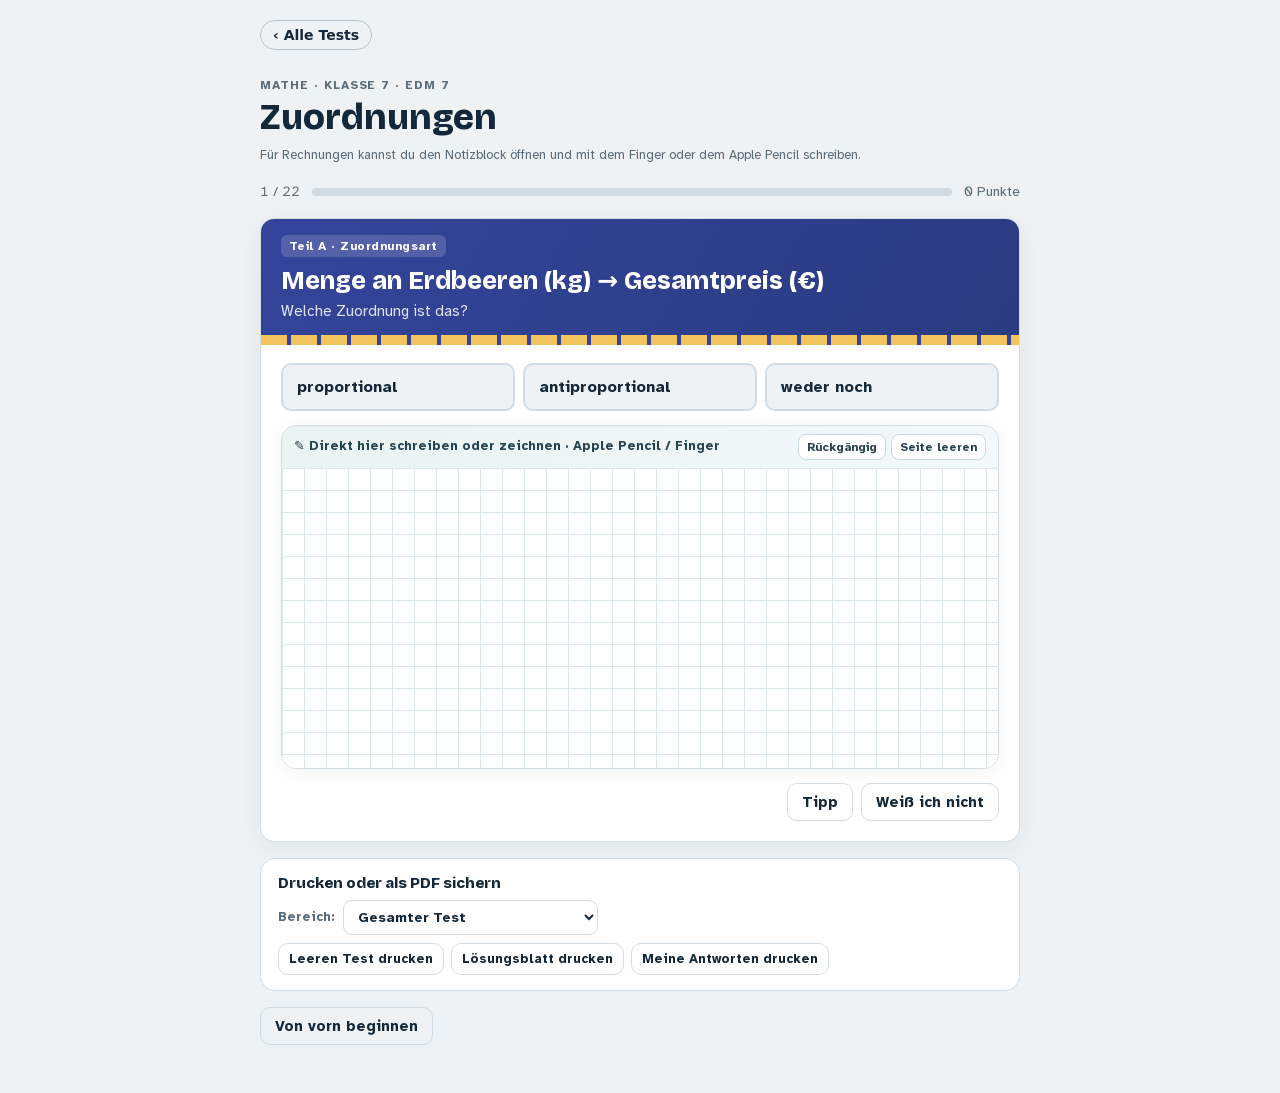
<file: tests/schule/mathe-zuordnungen.html>
<!doctype html>
<html lang="de">
<head>
<meta charset="utf-8">
<meta name="robots" content="noindex, nofollow">
<meta name="viewport" content="width=device-width, initial-scale=1, viewport-fit=cover">
<title>Mathe: Zuordnungen</title>
<meta name="hub:area" content="schule">
<meta name="hub:subject" content="Mathe">
<meta name="hub:desc" content="Proportional, antiproportional, Dreisatz, Graphen zeichnen und ablesen · 22 Aufgaben">
<meta name="hub:order" content="10">
<link rel="stylesheet" href="../../fonts/fonts.css">
<link rel="stylesheet" href="../../engine/quiz.css">
<script src="../../hub.js"></script>
</head>
<body>
<div class="wrap"></div>
<script>
// Based on the class 7 test "Zuordnungen & Daten" (EDM 7). Answers: dot or comma both work.
const prop = { x: [0, 6], y: [0, 12], sx: 1, sy: 1, nolabels: true };
window.TEST = {
  key: "mathe-zuordnungen-v1",
  title: "Zuordnungen",
  eyebrow: "Mathe · Klasse 7 · EDM 7",
  subject: "Mathe",
  intro: "Für Rechnungen kannst du den Notizblock öffnen und mit dem Finger oder dem Apple Pencil schreiben.",
  questions: [
    // ---- Teil A ----
    { part: "Teil A · Zuordnungsart", type: "mc", prompt: "Menge an Erdbeeren (kg) → Gesamtpreis (€)", sub: "Welche Zuordnung ist das?",
      options: ["proportional", "antiproportional", "weder noch"], answer: 0,
      hint: "Je mehr Erdbeeren, desto …? Und was passiert mit dem Preis, wenn du doppelt so viel kaufst?",
      explain: "<p>Je mehr Erdbeeren, desto teurer, und zwar gleichmäßig: doppelte Menge → doppelter Preis. Also <b>proportional</b>.</p>" },
    { part: "Teil A · Zuordnungsart", type: "mc", prompt: "Anzahl der Helfer → Dauer beim Aufräumen", sub: "Welche Zuordnung ist das? (Alle arbeiten gleich schnell.)",
      options: ["proportional", "antiproportional", "weder noch"], answer: 1,
      hint: "Je mehr Helfer, desto … dauert es?",
      explain: "<p>Je mehr Helfer, desto kürzer. Doppelt so viele Helfer brauchen nur die halbe Zeit. Also <b>antiproportional</b>.</p>" },
    { part: "Teil A · Zuordnungsart", type: "mc", prompt: "Ein Taxi kostet 3,60 € Grundgebühr plus 1,60 € pro Kilometer.", sub: "Ist Fahrstrecke (km) → Gesamtpreis (€) proportional?",
      options: ["Ja, proportional", "Nein, nicht proportional"], answer: 1,
      hint: "Rechne: Was kosten 1 km und 2 km? Ist das Doppelte herausgekommen?",
      explain: "<p>1 km kostet 5,20 €, 2 km kosten 6,80 €. Das ist <b>nicht</b> das Doppelte. Schuld ist die Grundgebühr: Der Graph startet bei 3,60 € und nicht im Ursprung (0|0).</p>",
      fig: { x: [0, 6], y: [0, 14], sx: 1, sy: 2, xl: "Strecke (km)", yl: "Preis (€)", fns: [{ f: x => 3.6 + 1.6 * x, from: 0 }], pts: [[0, 3.6, "3,60 €"]] } },
    { part: "Teil A · Zuordnungsart", type: "mc", prompt: "Quadrat: Seitenlänge a → Flächeninhalt A", sub: "2 cm → 4 cm²; 4 cm → 16 cm². Ist das proportional?",
      options: ["Ja, proportional", "Nein, nicht proportional"], answer: 1,
      hint: "Die Seite wird verdoppelt (2 → 4). Wird die Fläche auch nur verdoppelt?",
      explain: "<p>Doppelte Seite → <b>vierfache</b> Fläche (4 → 16). Bei proportional müsste es genau das Doppelte sein (8 cm²). Also nicht proportional.</p>" },
    { part: "Teil A · Merksatz", type: "mc", prompt: "Proportional: Verdoppelt (verdreifacht) man die Ausgangsgröße, so … sich die zugeordnete Größe.",
      options: ["verdoppelt (verdreifacht)", "halbiert (drittelt)", "verändert … nicht"], answer: 0,
      explain: "<p>Proportional heißt: Beide Größen wachsen im gleichen Verhältnis. ·2 links → ·2 rechts.</p>" },
    { part: "Teil A · Merksatz", type: "mc", prompt: "Antiproportional: Verdoppelt (verdreifacht) man die Ausgangsgröße, so … sich die zugeordnete Größe.",
      options: ["verdoppelt (verdreifacht)", "halbiert (drittelt)", "verändert … nicht"], answer: 1,
      explain: "<p>Antiproportional heißt: ·2 links → :2 rechts. Die eine Größe wird größer, die andere im gleichen Maß kleiner.</p>" },
    { part: "Teil A · Graphen", type: "mc", prompt: "Welcher Graph gehört zu einer antiproportionalen Zuordnung?",
      options: [
        { label: "A", fig: Object.assign({}, prop, { fns: [{ f: x => 2 * x }] }) },
        { label: "B", fig: Object.assign({}, prop, { fns: [{ f: x => 6 / x, from: 0.3 }] }) },
        { label: "C", fig: Object.assign({}, prop, { fns: [{ f: x => 3 + 1.2 * x }] }) }
      ], answer: 1,
      hint: "Antiproportional: Wird x größer, wird y kleiner.",
      explain: "<p><b>B</b> ist eine fallende Kurve (Hyperbel), die die Achsen nie berührt: antiproportional. <b>A</b> ist eine Gerade durch den Ursprung: proportional. <b>C</b> beginnt nicht bei (0|0): weder noch.</p>" },

    // ---- Teil B ----
    { part: "Teil B · Quotientengleichheit", type: "table", prompt: "Müsli: Berechne für jedes Wertepaar den Quotienten y : x.", sub: "Preis in € pro Gramm",
      table: { head: ["Müsli x (g)", "100", "150", "300", "600"], rows: [["Preis y (€)", "1,40", "2,10", "4,20", "8,40"], ["y : x", { a: 0.014, tol: 0.0001 }, { a: 0.014, tol: 0.0001 }, { a: 0.014, tol: 0.0001 }, { a: 0.014, tol: 0.0001 }]] },
      hint: "1,40 : 100 = ? (Komma zwei Stellen nach links)",
      explain: "<p>1,40 : 100 = 0,014 · 2,10 : 150 = 0,014 · 4,20 : 300 = 0,014 · 8,40 : 600 = 0,014. Alle gleich, also <b>quotientengleich → proportional</b>. 1 g kostet 1,4 Cent.</p>" },
    { part: "Teil B · Quotientengleichheit", type: "table", prompt: "Eintritt: Prüfe auf Quotientengleichheit (y : x).",
      table: { head: ["Kinder x", "1", "3", "6", "8"], rows: [["Eintritt y (€)", "10,00", "27,00", "54,00", "72,00"], ["y : x", { a: 10 }, { a: 9 }, { a: 9 }, { a: 9 }]] },
      explain: "<p>10 · 9 · 9 · 9: Die Quotienten sind <b>nicht alle gleich</b>. Also ist die Zuordnung nicht proportional (ab 3 Kindern gibt es wohl Rabatt).</p>" },
    { part: "Teil B · Quotientengleichheit", type: "mc", prompt: "Ist die Eintritts-Zuordnung aus der letzten Aufgabe proportional?", sub: "Quotienten: 10 · 9 · 9 · 9",
      options: ["Ja, die Quotienten sind fast gleich", "Nein, nicht alle Quotienten sind gleich"], answer: 1,
      explain: "<p>Für proportional müssen <b>alle</b> Quotienten genau gleich sein. Fast gleich reicht nicht.</p>" },
    { part: "Teil B · Produktgleichheit", type: "table", prompt: "Saft abfüllen: Berechne das Produkt x · y.",
      table: { head: ["Glasgröße x (ml)", "200", "400", "500", "1000"], rows: [["Anzahl Gläser y", "420", "210", "168", "84"], ["x · y", { a: 84000 }, { a: 84000 }, { a: 84000 }, { a: 84000 }]] },
      hint: "200 · 420: Rechne erst 2 · 42 und hänge dann die Nullen an.",
      explain: "<p>Jedes Mal 84 000. Alle Produkte gleich, also <b>produktgleich → antiproportional</b>. 84 000 ml = 84 Liter Saft insgesamt.</p>" },
    { part: "Teil B · Produktgleichheit", type: "mc", prompt: "Wertepaare (x | y): (2|6), (3|4), (4|3), (5|1,5), (6|1).", sub: "Ist die Zuordnung antiproportional?",
      options: ["Ja, alle Produkte sind 12", "Nein, nicht alle Produkte sind gleich"], answer: 1,
      hint: "Rechne x · y für jedes Paar, auch für die letzten beiden.",
      explain: "<p>2·6 = 12, 3·4 = 12, 4·3 = 12, aber 5·1,5 = <b>7,5</b> und 6·1 = <b>6</b>. Also nicht antiproportional.</p>" },
    { part: "Teil B · Faktor", type: "num", prompt: "Für 3 kg Kirschen bezahlt man 12,60 €.", sub: "Wie groß ist der Proportionalitätsfaktor k = y : x?",
      answer: 4.2, unit: "€ pro kg", show: "4,20 € pro kg",
      explain: "<p>k = 12,60 € : 3 kg = <b>4,20 € pro kg</b>. So viel kostet 1 kg.</p>" },
    { part: "Teil B · Gesamtgröße", type: "num", prompt: "4 Abfüllmaschinen brauchen für einen Auftrag 24 Minuten.", sub: "Wie lange bräuchte 1 Maschine allein?",
      answer: 96, unit: "Minuten",
      hint: "Antiproportional: Rechne die Gesamtgröße x · y aus.",
      explain: "<p>Gesamtgröße: 4 · 24 = 96. Eine Maschine allein braucht <b>96 Minuten</b>.</p>" },

    // ---- Teil C ----
    { part: "Teil C · Dreisatz", type: "table", prompt: "Ergänze die Dreisatz-Tabelle (proportional).",
      table: { head: ["Menge", "Preis (€)"], rows: [["3 kg", "12,60"], ["1 kg", { a: 4.2, show: "4,20" }], ["7 kg", { a: 29.4, show: "29,40" }]] },
      hint: "Erst durch 3 (auf 1 kg), dann mal 7.",
      explain: "<p>12,60 € : 3 = 4,20 € für 1 kg. 4,20 € · 7 = <b>29,40 €</b> für 7 kg.</p>" },
    { part: "Teil C · Dreisatz", type: "num", prompt: "3 kg Rasendünger reichen für 450 m² Rasen.", sub: "Wie viel kg braucht man für 600 m²?",
      answer: 4, unit: "kg",
      hint: "Wie viele m² schafft 1 kg?",
      explain: "<p>450 m² : 3 = 150 m² pro kg. 600 m² : 150 m² = <b>4 kg</b>.</p>" },
    { part: "Teil C · Dreisatz", type: "num", prompt: "375 ml Farblack reichen für 3 m².", sub: "Wie viel Lack braucht man für 10 m²?",
      answer: 1250, unit: "ml",
      hint: "Erst auf 1 m² zurückrechnen.",
      explain: "<p>375 ml : 3 = 125 ml pro m². 125 ml · 10 = <b>1250 ml</b> (= 1,25 Liter).</p>" },
    { part: "Teil C · Dreisatz", type: "num", prompt: "Ein Futtervorrat reicht für 6 Pferde 20 Tage.", sub: "Wie lange reicht er für 8 Pferde?",
      answer: 15, unit: "Tage",
      hint: "Mehr Pferde, weniger Tage: antiproportional. Rechne 6 · 20.",
      explain: "<p>6 · 20 = 120 „Pferde-Tage“. 120 : 8 = <b>15 Tage</b>.</p>" },

    // ---- Teil D ----
    { part: "Teil D · Graph zeichnen", type: "plot", prompt: "1 kg Erdbeeren kostet 4 €.", sub: "Trage die Punkte für 1, 2, 3 und 4 kg ein.",
      table: { head: ["Menge (kg)", "1", "2", "3", "4"], rows: [["Preis (€)", "4", "8", "12", "16"]] },
      grid: { x: [0, 5], y: [0, 20], sx: 1, sy: 2, xl: "Menge (kg)", yl: "Preis (€)" },
      points: [[1, 4], [2, 8], [3, 12], [4, 16]], after: { f: x => 4 * x, from: 0, to: 5 },
      hint: "Für 1 kg: 1 nach rechts, 4 nach oben. Eine Kästchenreihe nach oben sind 2 €.",
      explain: "<p>Alle Punkte liegen auf einer <b>Geraden durch den Ursprung</b>. Das ist typisch für eine proportionale Zuordnung.</p>" },
    { part: "Teil D · Graph ablesen", type: "num", prompt: "Der Graph zeigt den Preis für Äpfel.", sub: "Wie viel kosten 6 kg?",
      fig: { x: [0, 8], y: [0, 12], sx: 1, sy: 1, xl: "Menge (kg)", yl: "Preis (€)", fns: [{ f: x => 1.5 * x }], pts: [[2, 3]] },
      answer: 9, unit: "€",
      hint: "Geh bei 6 kg senkrecht nach oben bis zur Geraden, dann waagerecht nach links.",
      explain: "<p>Bei x = 6 liegt die Gerade bei y = 9. 6 kg kosten <b>9 €</b> (1 kg = 1,50 €).</p>" },
    { part: "Teil D · Graph ablesen", type: "num", prompt: "Gleicher Apfel-Graph.", sub: "Wie viel kg bekommst du für 12 €?",
      fig: { x: [0, 8], y: [0, 12], sx: 1, sy: 1, xl: "Menge (kg)", yl: "Preis (€)", fns: [{ f: x => 1.5 * x }], pts: [[2, 3]] },
      answer: 8, unit: "kg",
      hint: "Jetzt umgekehrt: Bei 12 € waagerecht nach rechts bis zur Geraden, dann nach unten.",
      explain: "<p>y = 12 erreicht die Gerade bei x = 8. Für 12 € bekommst du <b>8 kg</b>.</p>" },
    { part: "Teil D · Kurve zeichnen", type: "plot", prompt: "12 Stück Kuchen werden gerecht verteilt.", sub: "Anzahl Kinder x → Stücke pro Kind y. Trage alle Punkte aus der Tabelle ein.",
      table: { head: ["Kinder x", "1", "2", "3", "4", "6", "12"], rows: [["Stücke y", "12", "6", "4", "3", "2", "1"]] },
      grid: { x: [0, 12], y: [0, 12], sx: 1, sy: 1, xl: "Kinder", yl: "Stücke pro Kind", lx: 2, ly: 2 },
      points: [[1, 12], [2, 6], [3, 4], [4, 3], [6, 2], [12, 1]], after: { f: x => 12 / x, from: 1, to: 12 },
      explain: "<p>Das Produkt ist immer 12, also antiproportional. Die Punkte liegen auf einer <b>fallenden Kurve (Hyperbel)</b>, nicht auf einer Geraden.</p>" }
  ]
};
</script>
<script src="../../engine/quiz.js"></script>
</body>
</html>
</file>
<file: fonts/fonts.css>
/* Self-hosted copies of Google Fonts (OFL), so tests look right offline. Paths are relative to engine/. */
@font-face {
  font-family: 'Atkinson Hyperlegible';
  font-style: normal;
  font-weight: 400;
  font-display: swap;
  src: url(../fonts/AtkinsonHyperlegible-400-latin-ext.woff2) format('woff2');
  unicode-range: U+0100-02BA, U+02BD-02C5, U+02C7-02CC, U+02CE-02D7, U+02DD-02FF, U+0304, U+0308, U+0329, U+1D00-1DBF, U+1E00-1E9F, U+1EF2-1EFF, U+2020, U+20A0-20AB, U+20AD-20C4, U+2113, U+2C60-2C7F, U+A720-A7FF;
}
@font-face {
  font-family: 'Atkinson Hyperlegible';
  font-style: normal;
  font-weight: 400;
  font-display: swap;
  src: url(../fonts/AtkinsonHyperlegible-400-latin.woff2) format('woff2');
  unicode-range: U+0000-00FF, U+0131, U+0152-0153, U+02BB-02BC, U+02C6, U+02DA, U+02DC, U+0304, U+0308, U+0329, U+2000-206F, U+20AC, U+2122, U+2191, U+2193, U+2212, U+2215, U+FEFF, U+FFFD;
}
@font-face {
  font-family: 'Atkinson Hyperlegible';
  font-style: normal;
  font-weight: 700;
  font-display: swap;
  src: url(../fonts/AtkinsonHyperlegible-700-latin-ext.woff2) format('woff2');
  unicode-range: U+0100-02BA, U+02BD-02C5, U+02C7-02CC, U+02CE-02D7, U+02DD-02FF, U+0304, U+0308, U+0329, U+1D00-1DBF, U+1E00-1E9F, U+1EF2-1EFF, U+2020, U+20A0-20AB, U+20AD-20C4, U+2113, U+2C60-2C7F, U+A720-A7FF;
}
@font-face {
  font-family: 'Atkinson Hyperlegible';
  font-style: normal;
  font-weight: 700;
  font-display: swap;
  src: url(../fonts/AtkinsonHyperlegible-700-latin.woff2) format('woff2');
  unicode-range: U+0000-00FF, U+0131, U+0152-0153, U+02BB-02BC, U+02C6, U+02DA, U+02DC, U+0304, U+0308, U+0329, U+2000-206F, U+20AC, U+2122, U+2191, U+2193, U+2212, U+2215, U+FEFF, U+FFFD;
}
@font-face {
  font-family: 'Bricolage Grotesque';
  font-style: normal;
  font-weight: 600;
  font-stretch: 100%;
  font-display: swap;
  src: url(../fonts/BricolageGrotesque-600-latin-ext.woff2) format('woff2');
  unicode-range: U+0100-02BA, U+02BD-02C5, U+02C7-02CC, U+02CE-02D7, U+02DD-02FF, U+0304, U+0308, U+0329, U+1D00-1DBF, U+1E00-1E9F, U+1EF2-1EFF, U+2020, U+20A0-20AB, U+20AD-20C4, U+2113, U+2C60-2C7F, U+A720-A7FF;
}
@font-face {
  font-family: 'Bricolage Grotesque';
  font-style: normal;
  font-weight: 600;
  font-stretch: 100%;
  font-display: swap;
  src: url(../fonts/BricolageGrotesque-600-latin.woff2) format('woff2');
  unicode-range: U+0000-00FF, U+0131, U+0152-0153, U+02BB-02BC, U+02C6, U+02DA, U+02DC, U+0304, U+0308, U+0329, U+2000-206F, U+20AC, U+2122, U+2191, U+2193, U+2212, U+2215, U+FEFF, U+FFFD;
}
@font-face {
  font-family: 'Bricolage Grotesque';
  font-style: normal;
  font-weight: 800;
  font-stretch: 100%;
  font-display: swap;
  src: url(../fonts/BricolageGrotesque-800-latin-ext.woff2) format('woff2');
  unicode-range: U+0100-02BA, U+02BD-02C5, U+02C7-02CC, U+02CE-02D7, U+02DD-02FF, U+0304, U+0308, U+0329, U+1D00-1DBF, U+1E00-1E9F, U+1EF2-1EFF, U+2020, U+20A0-20AB, U+20AD-20C4, U+2113, U+2C60-2C7F, U+A720-A7FF;
}
@font-face {
  font-family: 'Bricolage Grotesque';
  font-style: normal;
  font-weight: 800;
  font-stretch: 100%;
  font-display: swap;
  src: url(../fonts/BricolageGrotesque-800-latin.woff2) format('woff2');
  unicode-range: U+0000-00FF, U+0131, U+0152-0153, U+02BB-02BC, U+02C6, U+02DA, U+02DC, U+0304, U+0308, U+0329, U+2000-206F, U+20AC, U+2122, U+2191, U+2193, U+2212, U+2215, U+FEFF, U+FFFD;
}
@font-face {
  font-family: 'Noto Sans';
  font-style: normal;
  font-weight: 400;
  font-stretch: 100%;
  font-display: swap;
  src: url(../fonts/NotoSans-400-latin-ext.woff2) format('woff2');
  unicode-range: U+0100-02BA, U+02BD-02C5, U+02C7-02CC, U+02CE-02D7, U+02DD-02FF, U+0304, U+0308, U+0329, U+1D00-1DBF, U+1E00-1E9F, U+1EF2-1EFF, U+2020, U+20A0-20AB, U+20AD-20C4, U+2113, U+2C60-2C7F, U+A720-A7FF;
}
@font-face {
  font-family: 'Noto Sans';
  font-style: normal;
  font-weight: 400;
  font-stretch: 100%;
  font-display: swap;
  src: url(../fonts/NotoSans-400-latin.woff2) format('woff2');
  unicode-range: U+0000-00FF, U+0131, U+0152-0153, U+02BB-02BC, U+02C6, U+02DA, U+02DC, U+0304, U+0308, U+0329, U+2000-206F, U+20AC, U+2122, U+2191, U+2193, U+2212, U+2215, U+FEFF, U+FFFD;
}
@font-face {
  font-family: 'Noto Sans';
  font-style: normal;
  font-weight: 500;
  font-stretch: 100%;
  font-display: swap;
  src: url(../fonts/NotoSans-500-latin-ext.woff2) format('woff2');
  unicode-range: U+0100-02BA, U+02BD-02C5, U+02C7-02CC, U+02CE-02D7, U+02DD-02FF, U+0304, U+0308, U+0329, U+1D00-1DBF, U+1E00-1E9F, U+1EF2-1EFF, U+2020, U+20A0-20AB, U+20AD-20C4, U+2113, U+2C60-2C7F, U+A720-A7FF;
}
@font-face {
  font-family: 'Noto Sans';
  font-style: normal;
  font-weight: 500;
  font-stretch: 100%;
  font-display: swap;
  src: url(../fonts/NotoSans-500-latin.woff2) format('woff2');
  unicode-range: U+0000-00FF, U+0131, U+0152-0153, U+02BB-02BC, U+02C6, U+02DA, U+02DC, U+0304, U+0308, U+0329, U+2000-206F, U+20AC, U+2122, U+2191, U+2193, U+2212, U+2215, U+FEFF, U+FFFD;
}
</file>
<file: engine/quiz.css>
/* Shared look for all Lerntests pages (same station-sign style as the vocabulary trainer). */
:root{
  --bg:#eef2f4; --surface:#ffffff; --ink:#14283a; --muted:#5a6b7a; --line:#d3dce3; --grid:#c9d4dd;
  --sign:#1b3a57; --sign-fg:#ffffff; --signal:#f2b705; --signal-ink:#3b2c00;
  --good:#1d7f47; --good-bg:#e2f3e9; --bad:#b8322b; --bad-bg:#fbe7e5; --hint-bg:#fff5d1; --near:#9a6a00;
  --curve:#1f6fb8; --curve2:#b8322b; --curve3:#1d7f47;
  --f-display:"Bricolage Grotesque", "Avenir Next", system-ui, sans-serif;
  --f-body:"Atkinson Hyperlegible", "Segoe UI", system-ui, sans-serif;
}
@media (prefers-color-scheme: dark){:root:not([data-theme="light"]){
  --bg:#0e1720; --surface:#16222e; --ink:#e6edf2; --muted:#9aaab8; --line:#2a3a48; --grid:#33475a;
  --sign:#234a70; --sign-fg:#ffffff; --signal:#f5c33b; --signal-ink:#2a1f00;
  --good:#5fd08f; --good-bg:#16301f; --bad:#ff8a7f; --bad-bg:#3a1e1c; --hint-bg:#352c12; --near:#f2c75c;
  --curve:#6db3f2; --curve2:#ff8a7f; --curve3:#5fd08f; color-scheme:dark}}
:root[data-theme="dark"]{
  --bg:#0e1720; --surface:#16222e; --ink:#e6edf2; --muted:#9aaab8; --line:#2a3a48; --grid:#33475a;
  --sign:#234a70; --sign-fg:#ffffff; --signal:#f5c33b; --signal-ink:#2a1f00;
  --good:#5fd08f; --good-bg:#16301f; --bad:#ff8a7f; --bad-bg:#3a1e1c; --hint-bg:#352c12; --near:#f2c75c;
  --curve:#6db3f2; --curve2:#ff8a7f; --curve3:#5fd08f; color-scheme:dark}
*{box-sizing:border-box}
html,body{margin:0}
[hidden]{display:none!important}
body{background:var(--bg);color:var(--ink);font-family:var(--f-body);font-size:16px;line-height:1.5;-webkit-text-size-adjust:100%;
  padding-left:max(16px,env(safe-area-inset-left,0px));padding-right:max(16px,env(safe-area-inset-right,0px));
  padding-top:max(20px,env(safe-area-inset-top,0px));padding-bottom:max(48px,env(safe-area-inset-bottom,0px))}
.wrap{max-width:760px;margin:0 auto;display:flex;flex-direction:column;gap:16px}
header{display:flex;flex-direction:column;gap:4px}
.eyebrow{font-size:12px;letter-spacing:.08em;text-transform:uppercase;color:var(--muted);font-weight:700}
h1{font-family:var(--f-display);font-weight:800;font-size:clamp(26px,6vw,36px);line-height:1.1;margin:0;text-wrap:balance}
h2{font-family:var(--f-display);font-weight:700;font-size:20px;margin:0}
.btn{font:600 15px var(--f-body);color:var(--ink);background:var(--surface);border:1.5px solid var(--line);border-radius:10px;padding:9px 14px;cursor:pointer;-webkit-tap-highlight-color:transparent}
.btn:hover{border-color:var(--muted)}
.btn.primary{background:var(--sign);color:var(--sign-fg);border-color:var(--sign)}
.btn.signal{background:var(--signal);color:var(--signal-ink);border-color:var(--signal)}
.btn.ghost{background:none}
.btn[disabled]{opacity:.45;cursor:default}
:focus-visible{outline:3px solid var(--signal);outline-offset:2px}
.small{font-size:13px;color:var(--muted)}
.progress{display:flex;align-items:center;gap:12px;font-variant-numeric:tabular-nums;font-size:14px;color:var(--muted)}
.bar{flex:1;height:8px;background:var(--line);border-radius:99px;overflow:hidden}
.bar span{display:block;height:100%;background:var(--sign);width:0;transition:width .3s}
.card{background:var(--surface);border:1.5px solid var(--line);border-radius:14px;overflow:hidden}
.sign{background:var(--sign);color:var(--sign-fg);padding:16px 20px 14px;display:flex;flex-direction:column;gap:8px}
.sign .meta{display:flex;gap:8px;flex-wrap:wrap}
.chip{font-size:12px;font-weight:700;letter-spacing:.04em;padding:2px 8px;border-radius:6px;background:rgba(255,255,255,.16)}
.prompt{font-family:var(--f-display);font-weight:700;font-size:clamp(19px,4.6vw,25px);line-height:1.3;text-wrap:pretty}
.prompt small{display:block;font-family:var(--f-body);font-weight:400;font-size:15px;opacity:.85;margin-top:4px}
.edge{height:10px;background:repeating-linear-gradient(90deg,var(--signal) 0 26px,var(--sign) 26px 30px)}
.body{padding:18px 20px 20px;display:flex;flex-direction:column;gap:14px}
.answer-row{display:flex;gap:8px;flex-wrap:wrap;align-items:center}
.answer-row input{flex:1 1 180px;min-width:0;font:400 20px var(--f-body);padding:10px 12px;border:2px solid var(--line);border-radius:10px;background:var(--bg);color:var(--ink)}
.answer-row input:focus,.qtable input:focus{border-color:var(--sign);outline:none}
.unit{font-weight:700;color:var(--muted)}
.mc{display:grid;grid-template-columns:repeat(auto-fit,minmax(200px,1fr));gap:8px}
.mc button{text-align:left;font:600 16px var(--f-body);padding:12px 14px;border-radius:10px;border:2px solid var(--line);background:var(--bg);color:var(--ink);cursor:pointer;display:flex;flex-direction:column;gap:6px;-webkit-tap-highlight-color:transparent}
.mc button.right{border-color:var(--good);background:var(--good-bg)}
.mc button.wrong{border-color:var(--bad);background:var(--bad-bg)}
.mc button[disabled]{cursor:default}
.mc button svg{width:100%;height:auto}
.hintbox{background:var(--hint-bg);border-radius:10px;padding:10px 14px}
.hintbox p{margin:0}
.fb{border-radius:10px;padding:12px 14px;display:flex;flex-direction:column;gap:8px}
.fb.good{background:var(--good-bg)} .fb.bad{background:var(--bad-bg)} .fb.near{background:var(--hint-bg)}
.fb .verdict{font-weight:700}
.fb.good .verdict{color:var(--good)} .fb.bad .verdict{color:var(--bad)} .fb.near .verdict{color:var(--near)}
.fb p{margin:0}
.explain{display:flex;flex-direction:column;gap:6px}
.actions{display:flex;gap:8px;flex-wrap:wrap;justify-content:flex-end}
.figure{display:flex;justify-content:center}
.figure svg{width:100%;max-width:460px;height:auto;touch-action:manipulation}
/* tables */
.tblwrap{overflow-x:auto;-webkit-overflow-scrolling:touch}
.qtable{border-collapse:collapse;font-variant-numeric:tabular-nums;min-width:100%}
.qtable th,.qtable td{border:1.5px solid var(--line);padding:6px 8px;text-align:center;white-space:nowrap}
.qtable th{background:var(--bg);font-size:14px;text-align:left}
.qtable input{width:92px;font:400 17px var(--f-body);padding:6px 6px;border:2px solid var(--line);border-radius:8px;background:var(--bg);color:var(--ink);text-align:center}
.qtable input.word{width:150px;text-align:left}
.qtable input.ok{border-color:var(--good);background:var(--good-bg)}
.qtable input.no{border-color:var(--bad);background:var(--bad-bg)}
.qtable .sol{display:block;font-size:13px;color:var(--good);font-weight:700}
/* graphs */
.g-grid{stroke:var(--grid);stroke-width:1}
.g-axis{stroke:var(--muted);stroke-width:1.6}
.g-txt{fill:var(--muted);font:12px var(--f-body)}
.g-lab{fill:var(--ink);font:700 12px var(--f-body)}
.g-fn{fill:none;stroke:var(--curve);stroke-width:2.6;stroke-linecap:round}
.g-fn.c2{stroke:var(--curve2)} .g-fn.c3{stroke:var(--curve3)}
.g-fn.dash{stroke-dasharray:6 5}
.g-pt{fill:var(--curve)}
.g-help{stroke:var(--signal);stroke-width:2;stroke-dasharray:4 4}
.g-user{fill:var(--sign);stroke:var(--surface);stroke-width:2}
.g-user.ok{fill:var(--good)} .g-user.no{fill:var(--bad)}
.g-miss{fill:none;stroke:var(--good);stroke-width:2.5}
.g-tap{fill:transparent;cursor:crosshair}
/* handwriting at the question, not a separate notepad */
.pad{border:1.5px solid var(--line);border-radius:15px;background:#fff;color:#263a51;overflow:hidden;box-shadow:0 3px 18px rgba(19,43,57,.05)}
.pad-head{display:flex;justify-content:space-between;align-items:center;gap:8px;padding:8px 12px;background:linear-gradient(105deg,#e9f3f2,#f3f8fa);font-size:13px;font-weight:700;color:#264450}
.pad-head>div{display:flex;gap:5px;flex-shrink:0}
.pad-head .btn{font-size:12px;padding:5px 8px;border-radius:8px;color:#264450;border-color:#c6d9dc;background:#fff}
.pad canvas{display:block;width:100%;height:190px;touch-action:none;background-color:#fff}
.pad[data-paper="lines"] canvas{background-image:linear-gradient(#e0e9ee 1px,transparent 1px);background-size:100% 28px;background-position:0 27px}
.pad[data-paper="grid"] canvas{background-image:linear-gradient(#dce7ec 1px,transparent 1px),linear-gradient(90deg,#dce7ec 1px,transparent 1px);background-size:22px 22px}
.open-answer{width:100%;min-height:82px;resize:vertical;font:16px var(--f-body);padding:10px 12px;color:var(--ink);background:var(--bg);border:1.5px solid var(--line);border-radius:10px}
.print-tools{display:flex;flex-direction:column;gap:8px;padding:15px 17px;border:1px solid var(--line);border-radius:15px;background:var(--surface)}
.print-tools>span{font:700 15px var(--f-display)}
.print-select{display:flex;align-items:center;gap:8px;font-size:13px;font-weight:700;color:var(--muted)}
.print-select select{max-width:100%;border:1.5px solid var(--line);border-radius:9px;padding:7px 10px;font:600 14px var(--f-body);color:var(--ink);background:var(--surface)}
.print-tools>div{display:flex;flex-wrap:wrap;gap:7px}
.print-tools .btn{font-size:13px;padding:7px 10px}
body[data-subject*="biologie"]{--sign:#17665b;--signal:#f4bf5b}
@media (prefers-color-scheme:light){:root:not([data-theme="dark"]) body[data-subject*="biologie"]{--bg:#f0f6f4;--line:#cadfda}}
:root[data-theme="light"] body[data-subject*="biologie"]{--bg:#f0f6f4;--line:#cadfda}
body[data-subject*="mathe"]{--sign:#34449b;--signal:#f3c45d}
body[data-subject*="erdkunde"]{--sign:#176078;--signal:#edbe68}
.sign{background:linear-gradient(122deg,var(--sign),color-mix(in srgb,var(--sign),#10243b 27%))}
.card{box-shadow:0 6px 24px rgba(15,40,55,.055)}
.mc button{transition:transform .15s,box-shadow .15s,border-color .15s}
.mc button:hover:not(:disabled){transform:translateY(-2px);box-shadow:0 5px 15px rgba(15,40,55,.10)}
#pad[hidden],#printSheet{display:none}
@media print{
  @page{size:A4;margin:15mm 14mm}
  html,body{background:#fff!important;color:#172c38!important;padding:0!important;margin:0!important;font:11pt/1.35 Arial,sans-serif!important;color-scheme:light!important}
  body.printing-test .wrap,body.printing-test> :not(#printSheet){display:none!important}
  body.printing-test #printSheet{display:block!important;max-width:none;margin:0;color:#172c38}
  .sheet-head{border-bottom:3px solid #17665b;padding:0 0 9mm;margin:0 0 7mm}
  .sheet-kicker{text-transform:uppercase;color:#17665b;letter-spacing:.08em;font-size:9pt;font-weight:bold}
  .sheet-head h1{font:700 20pt Arial,sans-serif;margin:2mm 0}
  .sheet-head p{margin:0;color:#435a62}
  .sheet-name{margin-top:8mm}
  .sheet-question{break-inside:avoid;page-break-inside:avoid;border-left:3px solid #b4d5cf;padding:0 0 0 4mm;margin:0 0 7mm}
  .sheet-question h2{font:700 11pt/1.35 Arial,sans-serif;margin:0 0 2mm}
  .sheet-question p{margin:1mm 0 2mm}
  .sheet-figure{max-height:40mm;max-width:95mm;margin:1mm 0 3mm;overflow:hidden}
  .sheet-figure img,.sheet-figure svg{max-height:40mm;max-width:95mm;width:auto;height:auto;display:block}
  .sheet-figure.plot-figure,.sheet-figure.plot-figure svg{max-height:80mm;max-width:135mm}
  .sheet-choices{font-size:10pt;display:grid;grid-template-columns:1fr 1fr;gap:1mm 4mm;margin:2mm 0}
  .sheet-choices>div{break-inside:avoid}
  .sheet-choices svg{max-height:23mm;max-width:38mm}
  .sheet-space{position:relative;border:1px solid #cad8da;margin-top:2mm;print-color-adjust:exact;-webkit-print-color-adjust:exact}
  .sheet-space.lines{background:repeating-linear-gradient(to bottom,#fff 0,#fff 25px,#cbdcde 26px,#fff 27px)}
  .sheet-space.grid{background-image:linear-gradient(#d7e5e7 1px,transparent 1px),linear-gradient(90deg,#d7e5e7 1px,transparent 1px);background-size:19px 19px}
  .print-ink{position:absolute;inset:0;width:100%;height:100%}
  .sheet-typed{font-style:italic;white-space:pre-wrap}
  .sheet-solution{padding:2mm 3mm;background:#ecf4f2;print-color-adjust:exact;-webkit-print-color-adjust:exact}
  .sheet-explain{margin-top:1mm;font-size:9pt}
  .sheet-question .qtable{min-width:0;font-size:9pt}.sheet-question .qtable th,.sheet-question .qtable td{padding:2px 5px}
}
.end{display:flex;flex-direction:column;gap:12px}
.big{font-family:var(--f-display);font-weight:800;font-size:44px;line-height:1}
ul.miss{margin:0;padding-left:18px}
@media (prefers-reduced-motion: reduce){*{transition:none!important;animation:none!important}}
@keyframes shake{0%,100%{transform:none}25%{transform:translateX(-5px)}75%{transform:translateX(5px)}}
.shake{animation:shake .25s}
/* Animated scenes and pictures (scenes.js) */
.scene-box{margin:0;width:100%;max-width:520px;display:flex;flex-direction:column;gap:6px}
.scene{position:relative;border-radius:12px;overflow:hidden;cursor:pointer;-webkit-tap-highlight-color:transparent;line-height:0}
.scene svg{width:100%;height:auto;display:block;max-width:none}
.scene.paused::after{content:"▶";position:absolute;right:8px;bottom:8px;width:30px;height:30px;border-radius:50%;background:rgba(0,0,0,.55);color:#fff;font:14px/30px system-ui;text-align:center}
.scene-box figcaption{font-size:13px;color:var(--muted);text-align:center}
.sc-lab{font:700 12px var(--f-body);fill:#fff;paint-order:stroke;stroke:rgba(0,0,0,.35);stroke-width:2.5px}
.sc-lab.sm{font-size:10.5px}
.sc-lab.dark{fill:#14283a;stroke:rgba(255,255,255,.7)}
.sc-lab.light{fill:#fff;stroke:rgba(0,0,0,.45)}
.sc-lab.ink{fill:var(--ink);stroke:var(--surface)}
.sc-lab.hl{font-size:14px;fill:var(--signal)}
.sc-glow{filter:drop-shadow(0 0 4px #ffd23f)}
.sc-pulse{animation:scp 1.4s ease-in-out infinite}
@keyframes scp{50%{opacity:.35}}
.sc-pic{position:relative;line-height:0}
.sc-pic img,.fig-img{width:100%;height:auto;border-radius:12px;display:block}
.sc-pin{position:absolute;transform:translate(-50%,-50%);min-width:26px;height:26px;padding:0 6px;border-radius:13px;background:var(--sign);color:var(--sign-fg);font:700 13px/26px var(--f-body);text-align:center;box-shadow:0 0 0 2px #fff}
.sc-pin.hl{background:var(--signal);color:var(--signal-ink);animation:scp 1.2s ease-in-out infinite}
.g-land{fill:#9cc79a;stroke:#5c8f5a;stroke-width:.5;opacity:.8}
@media (prefers-reduced-motion: reduce){.sc-pulse,.sc-pin.hl{animation:none}}

/* learning part */
.learn{display:flex;flex-direction:column;gap:12px}
.learn[hidden]{display:none}
.learn-bar{display:flex;gap:8px;flex-wrap:wrap;align-items:center}
.learn-sec summary{cursor:pointer;list-style:none;display:flex;align-items:center;gap:10px;padding:14px 16px;font-family:var(--f-display);font-weight:700;font-size:18px;background:var(--sign);color:var(--sign-fg)}
.learn-sec summary::-webkit-details-marker{display:none}
.learn-sec summary::after{content:"▾";margin-left:auto;transition:transform .2s}
.learn-sec[open] summary::after{transform:rotate(180deg)}
.learn-sec .ln{font:700 13px var(--f-body);background:rgba(255,255,255,.18);border-radius:6px;padding:2px 8px}
.learn-sec .body{display:flex;flex-direction:column;gap:10px}
.learn-sec h3{font-size:13px;letter-spacing:.08em;text-transform:uppercase;color:var(--muted);margin:8px 0 0}
.learn-sec p{margin:0;line-height:1.5}
.learn-t{width:100%;border-collapse:collapse;font-size:15px}
.learn-t td{padding:8px 6px;border-top:1px solid var(--line);vertical-align:top}
.learn-t td.fx{font-weight:600;width:55%}
.learn-t td.fx small{display:block;font-weight:400;color:var(--muted);font-size:13px;margin-top:2px}
.say{appearance:none;border:0;background:none;cursor:pointer;font-size:15px;padding:0 4px;vertical-align:baseline}
.dialog{display:flex;flex-direction:column;gap:8px}
.dl{display:grid;grid-template-columns:auto 1fr;gap:10px;padding:10px 12px;border:1px solid var(--line);border-radius:10px}
.dl>b{font-size:13px;color:var(--muted);min-width:64px}
.dl .fx{font-weight:600}
.dl .tr{color:var(--muted);font-size:14px;margin-top:2px}
.learn-tip{border-left:4px solid var(--signal);padding:8px 12px;background:var(--bg)}
.learn.hide-tr .tr{color:transparent !important;background:var(--line);border-radius:6px;cursor:pointer;user-select:none}
.learn.hide-tr .tr.shown{color:inherit !important;background:none}
@media (max-width:520px){.learn-t td.fx{width:auto}.learn-t tr{display:flex;flex-direction:column}.learn-t td{border:0;padding:2px 6px}.learn-t tr{border-top:1px solid var(--line);padding:6px 0}}

/* "Ich kann ..." checklist: wraps on a phone so the smiley column stays visible */
.qtable.checklist { width: 100%; }
.qtable.checklist th, .qtable.checklist td { white-space: normal; padding: 8px 6px; text-align: center; vertical-align: middle; }
.qtable.checklist th:first-child, .qtable.checklist td:first-child { text-align: left; width: 100%; min-width: 0; }
.qtable.checklist td:nth-child(2), .qtable.checklist td:nth-child(3) { white-space: nowrap; }
</file>
